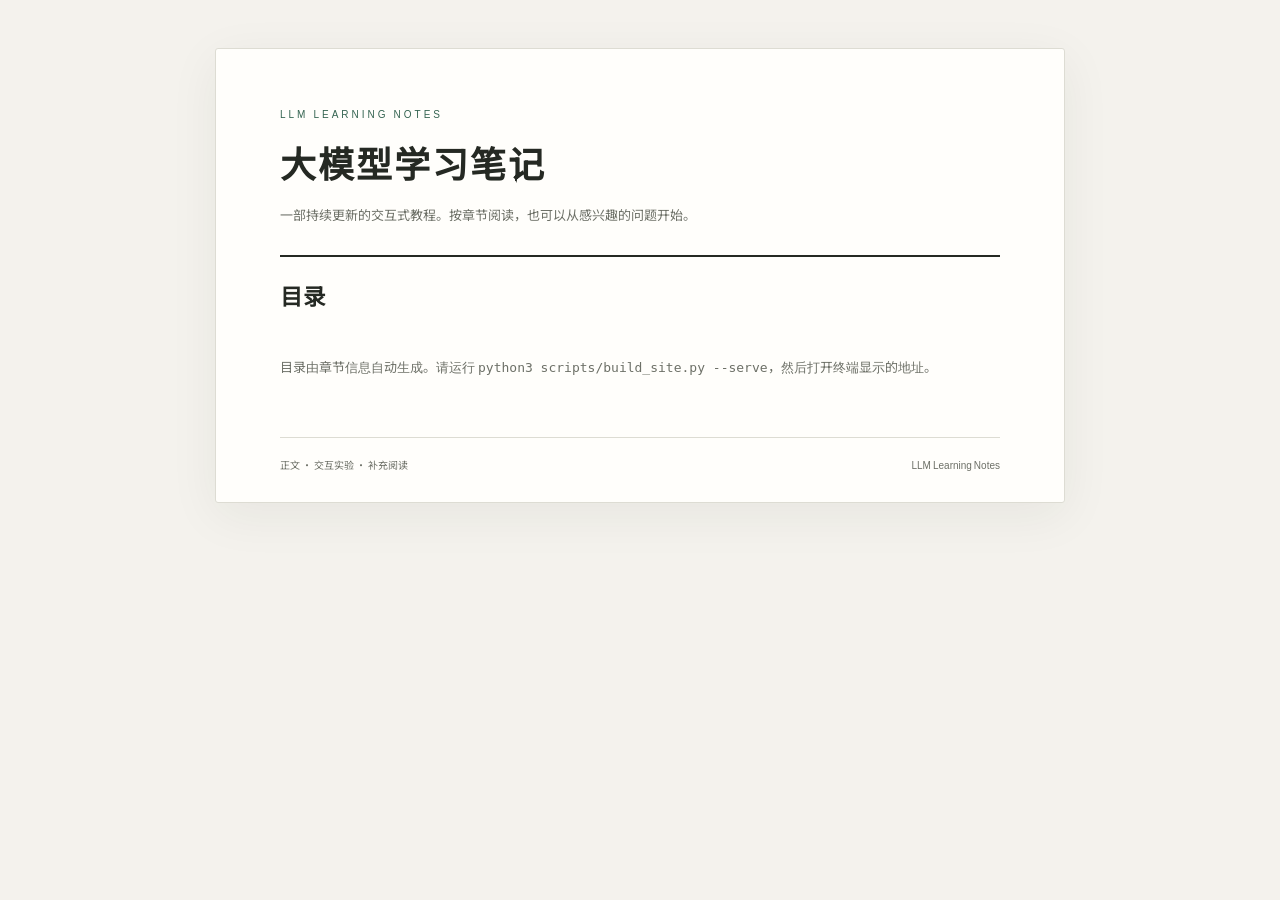
<file: index.html>
<!DOCTYPE html>
<html lang="zh-CN">
<head>
  <meta charset="UTF-8">
  <meta name="viewport" content="width=device-width, initial-scale=1">
  <meta name="description" content="大模型交互式教程目录：核心章节、架构专题与补充阅读。">
  <meta name="color-scheme" content="light dark">
  <title>大模型学习笔记 · 目录</title>
  <link rel="icon" type="image/svg+xml" href="assets/favicon.svg">
  <link rel="stylesheet" href="assets/home.css">
</head>
<body>
  <a class="skip-link" href="#catalog">跳至目录</a>
  <main class="book">
    <header class="book-header">
      <p class="eyebrow">LLM LEARNING NOTES</p>
      <h1>大模型学习笔记</h1>
      <p class="intro">一部持续更新的交互式教程。按章节阅读，也可以从感兴趣的问题开始。</p>
    </header>
    <nav id="catalog" aria-label="教程总目录">
      <!-- CATALOG:START -->
      <h2>目录</h2>
      <p class="build-hint">目录由章节信息自动生成。请运行 <code>python3 scripts/build_site.py --serve</code>，然后打开终端显示的地址。</p>
      <!-- CATALOG:END -->
    </nav>
    <footer class="book-footer"><span>正文 · 交互实验 · 补充阅读</span><span>LLM Learning Notes</span></footer>
  </main>
</body>
</html>
</file>
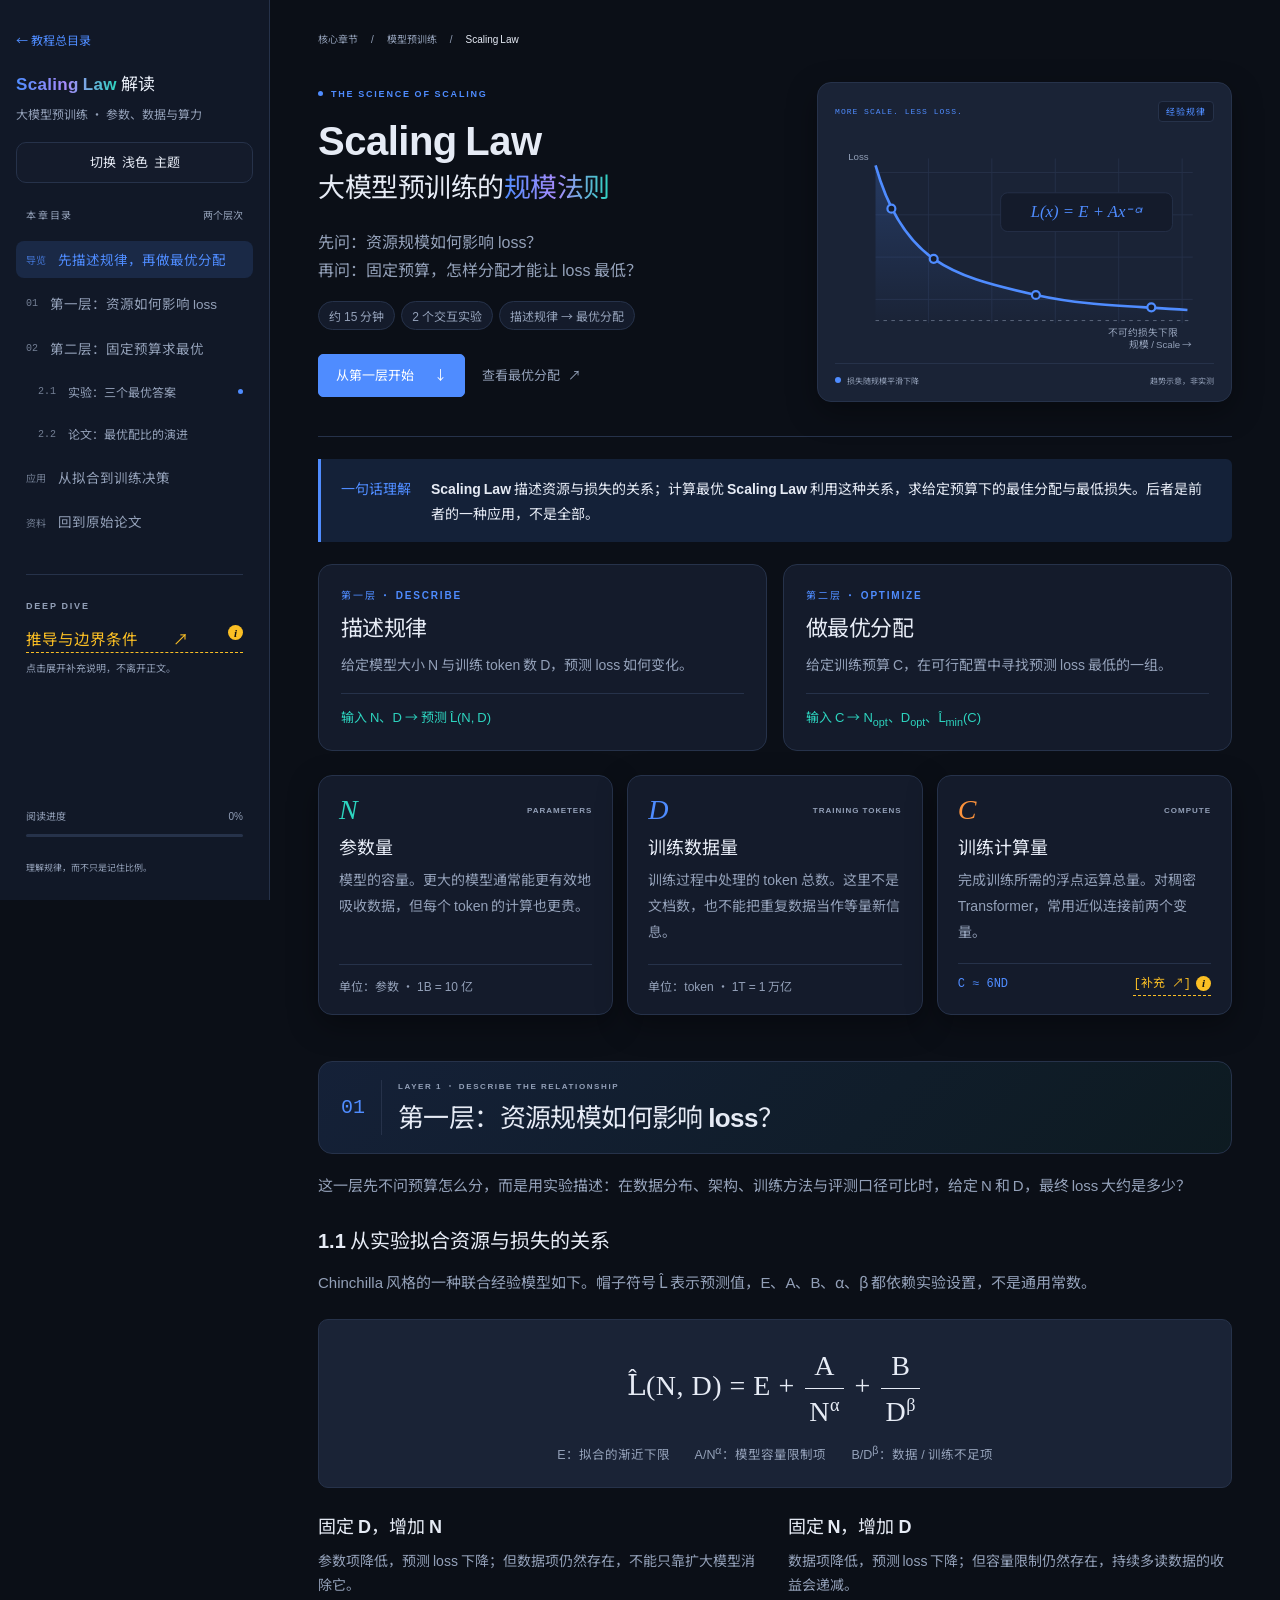
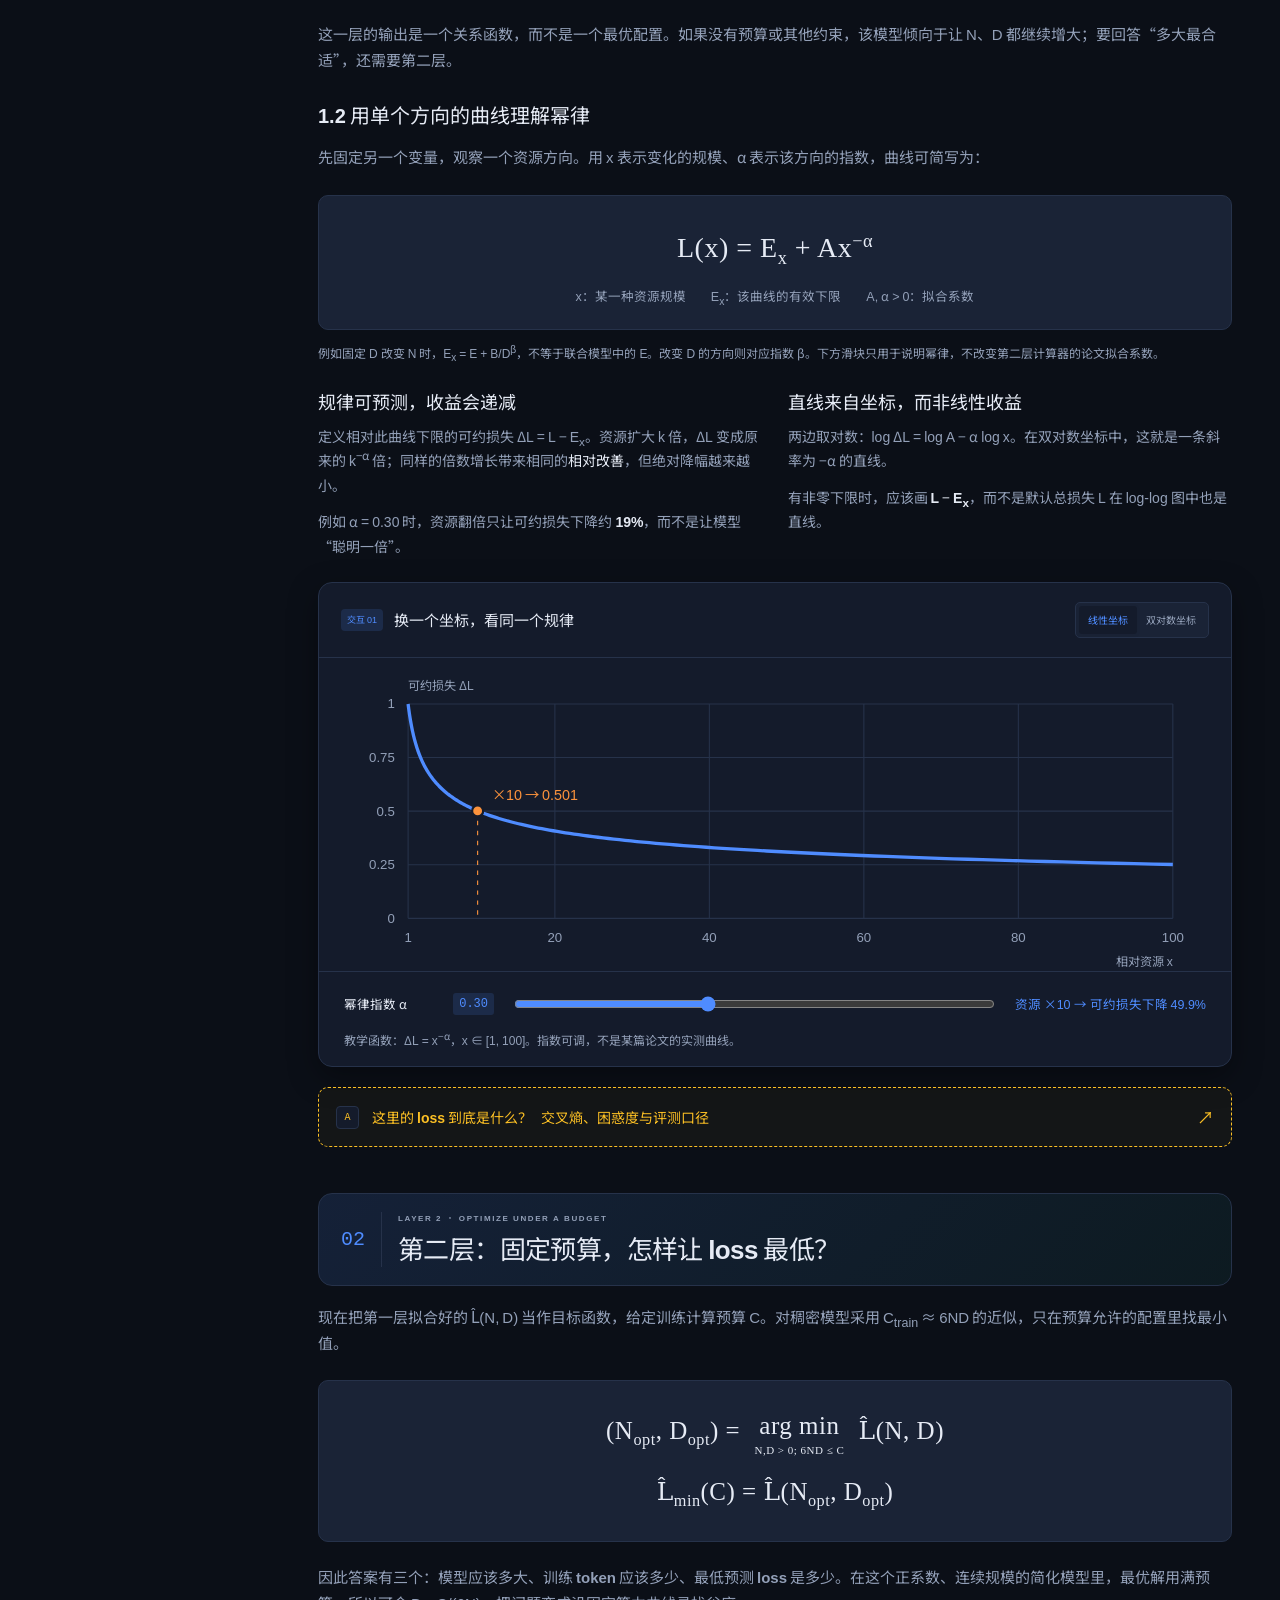
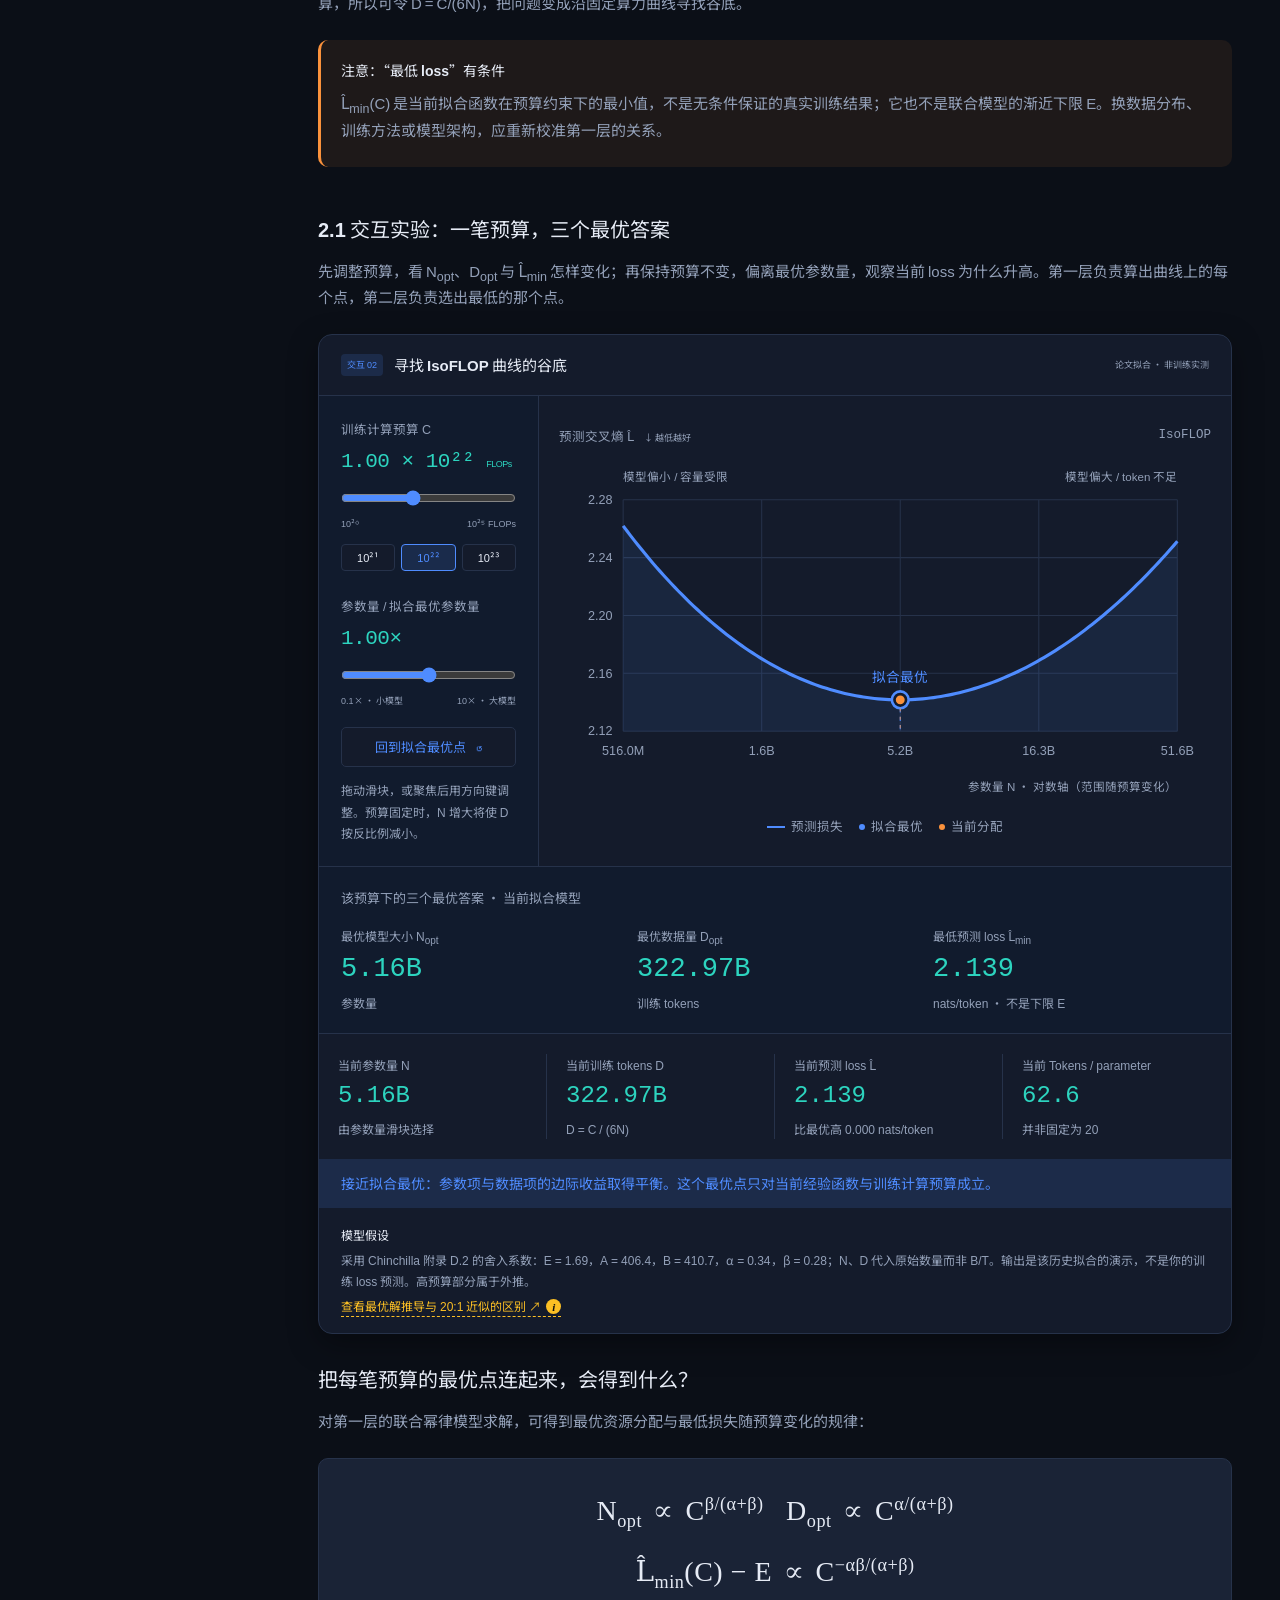
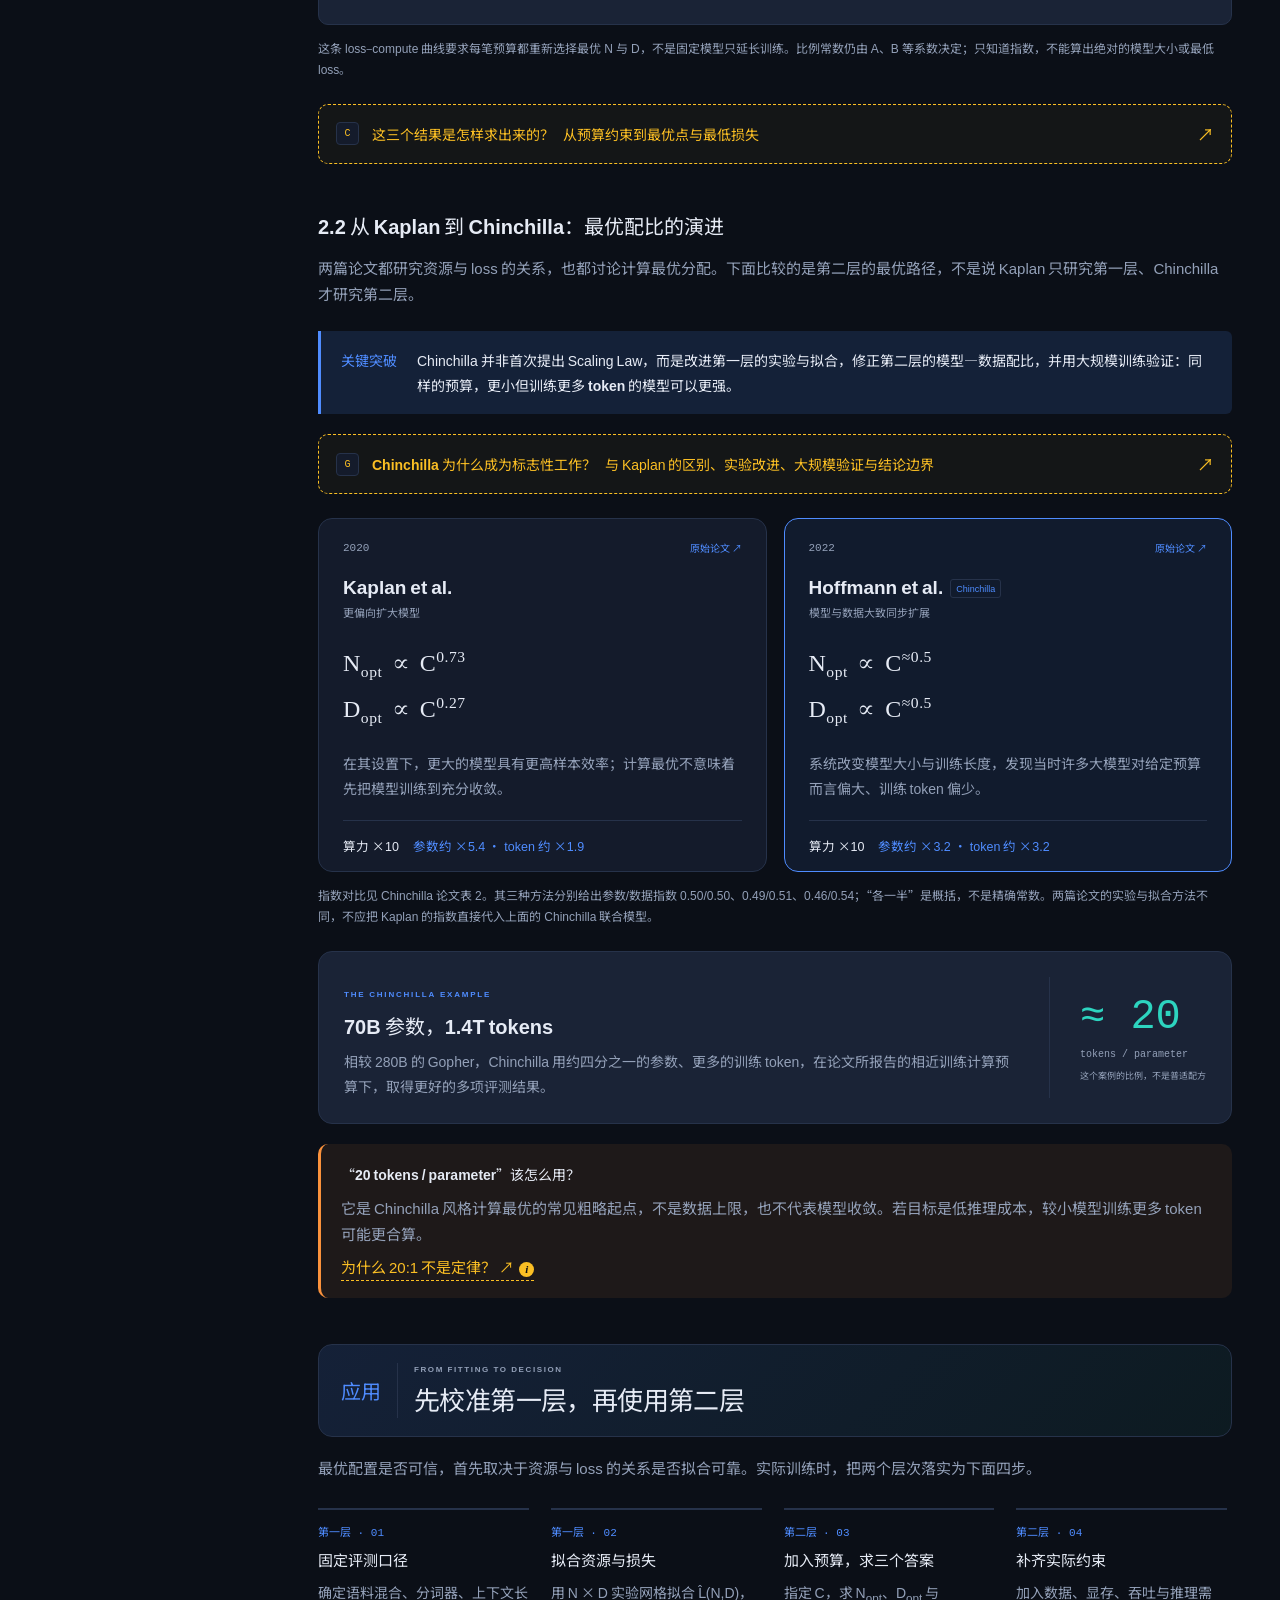
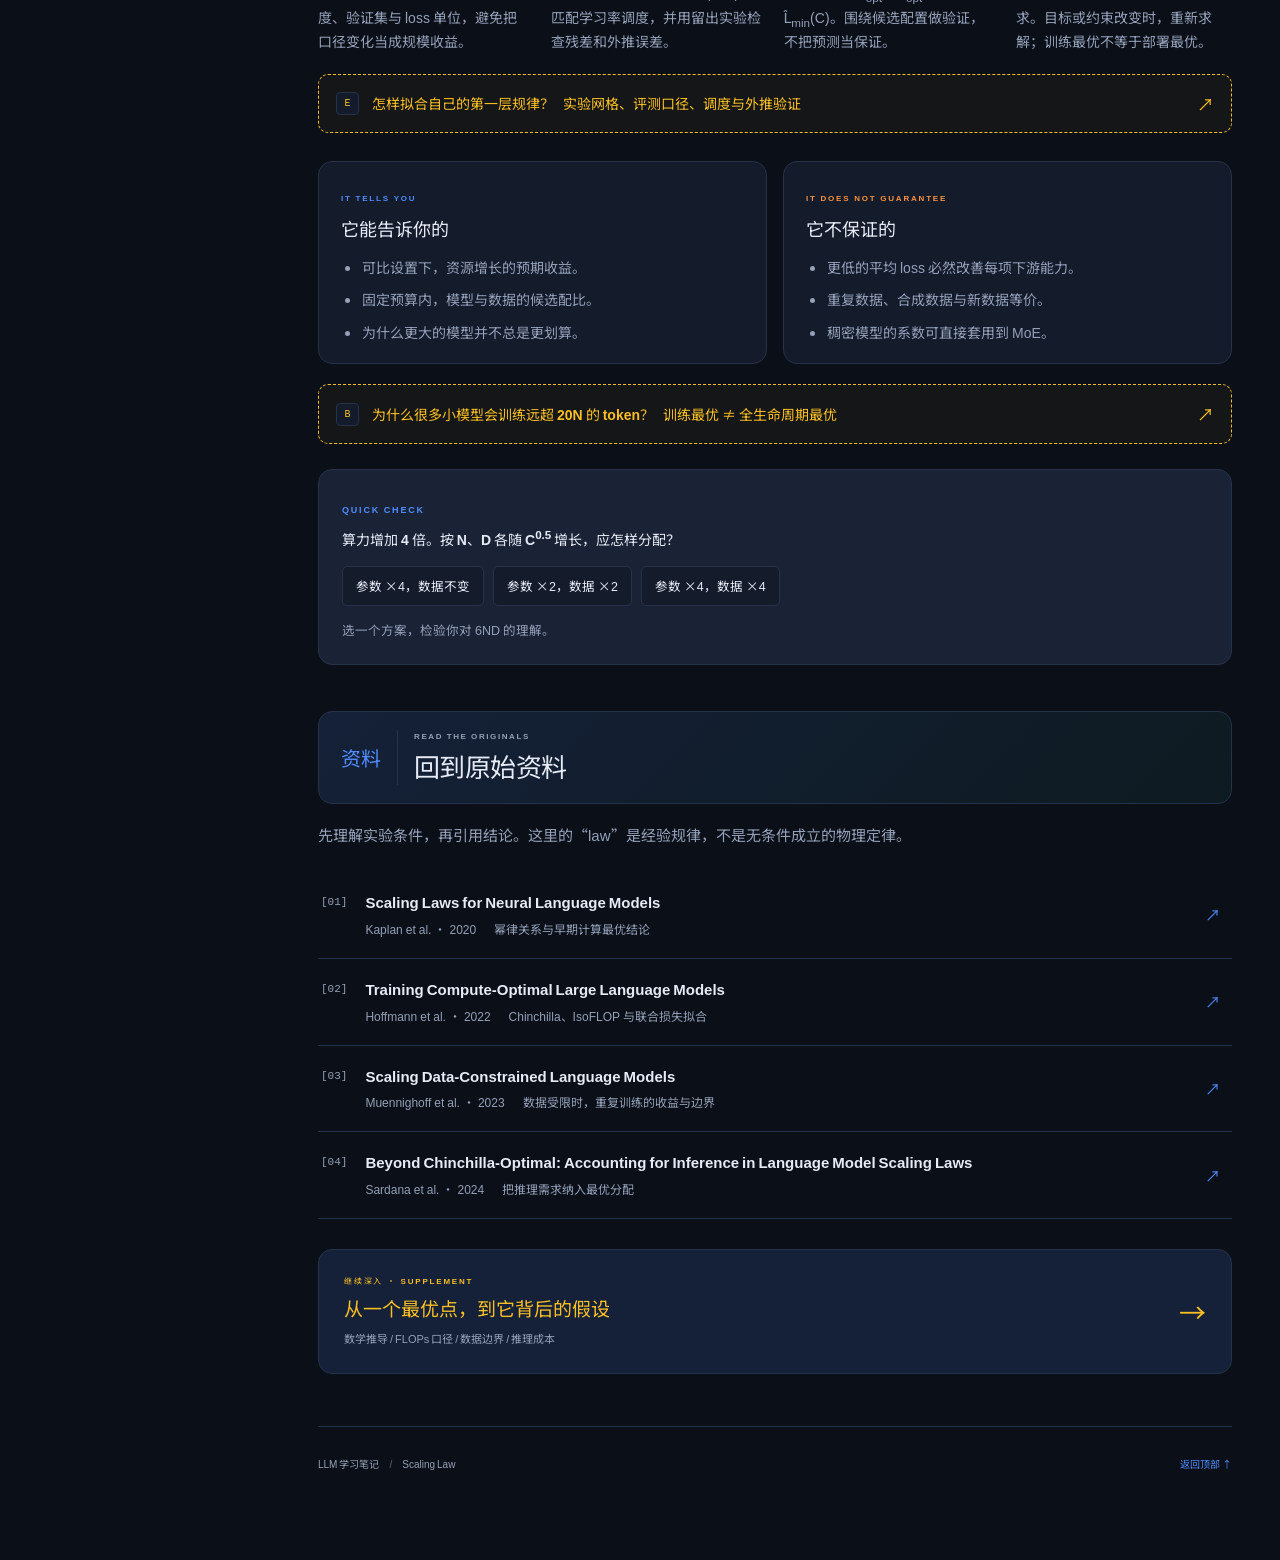
<file: core_chapters/scaling_law/index.html>
<!DOCTYPE html>
<html lang="zh-CN">
<head>
  <meta charset="UTF-8">
  <meta name="viewport" content="width=device-width, initial-scale=1.0">
  <meta name="description" content="从两个层次理解大模型预训练 Scaling Law：先拟合资源与 loss 的关系，再求给定预算下的最优模型大小、训练 token 数与最低预测 loss。">
  <meta name="color-scheme" content="light dark">
  <title>Scaling Law · 大模型预训练的规模法则</title>
  <link rel="icon" href="data:image/svg+xml,%3Csvg xmlns='http://www.w3.org/2000/svg' viewBox='0 0 40 40'%3E%3Crect width='40' height='40' rx='10' fill='%234f8cff'/%3E%3Cpath d='M9 11v20h23M13 15l6 8 6 3 6 1' fill='none' stroke='%23fff' stroke-width='2.5'/%3E%3C/svg%3E">
  <link rel="stylesheet" href="styles.css">
  <script defer src="app.js"></script>
</head>
<body>
  <a class="skip-link" href="#main">跳至正文</a>
  <div class="page-layout">
    <aside class="sidebar" aria-label="章节导航">
      <p class="sidebar-subtitle"><a href="../../index.html">← 教程总目录</a></p>
      <a class="brand" href="#overview"><span>Scaling Law</span> 解读</a>
      <p class="sidebar-subtitle">大模型预训练 · 参数、数据与算力</p>
      <button class="theme-toggle" type="button" aria-label="切换到浅色模式" aria-pressed="true">切换 <span>浅色</span> 主题</button>
      <div class="sidebar-heading"><span class="eyebrow">本章目录</span><span class="chapter-mark">两个层次</span></div>
      <nav class="toc">
        <a href="#overview" class="active" aria-current="location"><span>导览</span>先描述规律，再做最优分配</a>
        <a href="#power-law"><span>01</span>第一层：资源如何影响 loss</a>
        <a href="#compute-optimal"><span>02</span>第二层：固定预算求最优</a>
        <a href="#lab" class="toc-child"><span>2.1</span>实验：三个最优答案<i class="nav-dot" aria-hidden="true"></i></a>
        <a href="#chinchilla" class="toc-child"><span>2.2</span>论文：最优配比的演进</a>
        <a href="#practice"><span>应用</span>从拟合到训练决策</a>
        <a href="#references"><span>资料</span>回到原始论文</a>
      </nav>
      <div class="sidebar-note"><span class="eyebrow">DEEP DIVE</span><button class="note-trigger" type="button" data-note="measurement">推导与边界条件 <span aria-hidden="true">↗</span></button><p>点击展开补充说明，不离开正文。</p></div>
      <div class="reading-progress"><span>阅读进度 <output id="reading-percent">0%</output></span><div class="progress-track"><div id="reading-bar"></div></div></div>
      <p class="sidebar-bottom">理解规律，而不只是记住比例。</p>
    </aside>
    <main id="main">
      <div class="breadcrumb"><span>核心章节</span><span aria-hidden="true">/</span><span>模型预训练</span><span aria-hidden="true">/</span><strong>Scaling Law</strong></div>
      <section id="overview" class="hero">
        <div class="hero-copy">
          <div class="eyebrow accent"><span class="status-dot" aria-hidden="true"></span> THE SCIENCE OF SCALING</div>
          <h1>Scaling Law<span>大模型预训练的<span class="title-accent">规模法则</span></span></h1>
          <p class="hero-lead">先问：资源规模如何影响 loss？<br>再问：固定预算，怎样分配才能让 loss 最低？</p>
          <div class="hero-meta"><span>约 15 分钟</span><span>2 个交互实验</span><span>描述规律 → 最优分配</span></div>
          <a class="button primary" href="#power-law">从第一层开始 <span aria-hidden="true">↓</span></a><a class="text-button" href="#compute-optimal">查看最优分配 <span aria-hidden="true">↗</span></a>
        </div>
        <div class="hero-visual" aria-label="规模越大，损失越低，但边际收益递减的示意图">
          <div class="visual-title"><span>MORE SCALE. LESS LOSS.</span><span class="mini-pill">经验规律</span></div>
          <svg viewBox="0 0 430 255" role="img" aria-labelledby="hero-chart-title">
            <title id="hero-chart-title">幂律示意：随着资源增加，损失逐渐下降并接近一个下限。不是实测数据。</title>
            <defs><linearGradient id="hero-fill" x1="0" y1="0" x2="0" y2="1"><stop offset="0%" stop-color="#428568" stop-opacity=".22"/><stop offset="100%" stop-color="#428568" stop-opacity="0"/></linearGradient></defs>
            <g class="chart-grid"><path d="M46 46H406M46 94H406M46 142H406M46 190H406M106 30V217M178 30V217M250 30V217M322 30V217M394 30V217"/></g>
            <path d="M46 38C61 91 83 124 112 144S174 173 228 185S330 197 400 202V218H46Z" fill="url(#hero-fill)"/>
            <path d="M46 38C61 91 83 124 112 144S174 173 228 185S330 197 400 202" fill="none" stroke="var(--accent)" stroke-width="3"/>
            <path d="M46 214H406" stroke="var(--muted)" stroke-dasharray="4 5" opacity=".6"/>
            <g fill="var(--surface)" stroke="var(--accent)" stroke-width="2.5"><circle cx="64" cy="87" r="4.5"/><circle cx="112" cy="144" r="4.5"/><circle cx="228" cy="185" r="4.5"/><circle cx="359" cy="199" r="4.5"/></g>
            <g class="chart-text"><text x="15" y="32">Loss</text><text x="334" y="245">规模 / Scale →</text><text x="310" y="231">不可约损失下限</text></g>
            <rect x="188" y="69" width="195" height="44" rx="8" fill="var(--surface)" stroke="var(--line)"/><text x="285" y="97" text-anchor="middle" class="hero-equation">L(x) = E + Ax⁻ᵅ</text>
          </svg>
          <div class="visual-footer"><span><i class="legend-dot green"></i>损失随规模平滑下降</span><span>趋势示意，非实测</span></div>
        </div>
      </section>
      <div class="takeaway"><span class="takeaway-label">一句话理解</span><p><strong>Scaling Law 描述资源与损失的关系；计算最优 Scaling Law 利用这种关系，求给定预算下的最佳分配与最低损失。</strong>后者是前者的一种应用，不是全部。</p></div>
      <div class="learning-map" aria-label="本章的两个层次">
        <a class="learning-step" href="#power-law"><span class="eyebrow">第一层 · DESCRIBE</span><h2>描述规律</h2><p>给定模型大小 N 与训练 token 数 D，预测 loss 如何变化。</p><span class="learning-output">输入 N、D → 预测 L̂(N, D)</span></a>
        <a class="learning-step" href="#compute-optimal"><span class="eyebrow">第二层 · OPTIMIZE</span><h2>做最优分配</h2><p>给定训练预算 C，在可行配置中寻找预测 loss 最低的一组。</p><span class="learning-output">输入 C → N<sub>opt</sub>、D<sub>opt</sub>、L̂<sub>min</sub>(C)</span></a>
      </div>
      <div class="resource-grid">
        <article class="resource-card"><div class="resource-head"><span class="variable green-text">N</span><span class="eyebrow">PARAMETERS</span></div><h3>参数量</h3><p>模型的容量。更大的模型通常能更有效地吸收数据，但每个 token 的计算也更贵。</p><span class="resource-unit">单位：参数 · 1B = 10 亿</span></article>
        <article class="resource-card"><div class="resource-head"><span class="variable blue-text">D</span><span class="eyebrow">TRAINING TOKENS</span></div><h3>训练数据量</h3><p>训练过程中处理的 token 总数。这里不是文档数，也不能把重复数据当作等量新信息。</p><span class="resource-unit">单位：token · 1T = 1 万亿</span></article>
        <article class="resource-card"><div class="resource-head"><span class="variable orange-text">C</span><span class="eyebrow">COMPUTE</span></div><h3>训练计算量</h3><p>完成训练所需的浮点运算总量。对稠密 Transformer，常用近似连接前两个变量。</p><span class="resource-unit formula-inline">C ≈ 6ND <button class="note-trigger" type="button" data-note="compute" aria-label="补充说明：6ND 从哪里来">[补充 ↗]</button></span></article>
      </div>

      <section id="power-law" class="content-section">
        <div class="section-heading"><span class="section-number">01</span><div><span class="eyebrow">LAYER 1 · DESCRIBE THE RELATIONSHIP</span><h2>第一层：资源规模如何影响 loss？</h2></div></div>
        <p class="section-intro">这一层先不问预算怎么分，而是用实验描述：在数据分布、架构、训练方法与评测口径可比时，给定 N 和 D，最终 loss 大约是多少？</p>
        <h3 class="subsection-heading">1.1 从实验拟合资源与损失的关系</h3>
        <p class="section-intro">Chinchilla 风格的一种联合经验模型如下。帽子符号 L̂ 表示预测值，E、A、B、α、β 都依赖实验设置，不是通用常数。</p>
        <div class="formula-panel"><div class="formula" role="math" aria-label="预测损失等于 E 加 A 除以 N 的 alpha 次方，加 B 除以 D 的 beta 次方">L̂(N, D) = E + <span class="frac"><span>A</span><span>N<sup>α</sup></span></span> + <span class="frac"><span>B</span><span>D<sup>β</sup></span></span></div><div class="formula-key"><span>E：拟合的渐近下限</span><span>A/N<sup>α</sup>：模型容量限制项</span><span>B/D<sup>β</sup>：数据 / 训练不足项</span></div></div>
        <div class="two-column concept-columns"><div><h3>固定 D，增加 N</h3><p>参数项降低，预测 loss 下降；但数据项仍然存在，不能只靠扩大模型消除它。</p></div><div><h3>固定 N，增加 D</h3><p>数据项降低，预测 loss 下降；但容量限制仍然存在，持续多读数据的收益会递减。</p></div></div>
        <p class="section-intro"><strong>这一层的输出是一个关系函数，而不是一个最优配置。</strong>如果没有预算或其他约束，该模型倾向于让 N、D 都继续增大；要回答“多大最合适”，还需要第二层。</p>
        <h3 class="subsection-heading">1.2 用单个方向的曲线理解幂律</h3>
        <p class="section-intro">先固定另一个变量，观察一个资源方向。用 x 表示变化的规模、α 表示该方向的指数，曲线可简写为：</p>
        <div class="formula-panel"><div class="formula" role="math" aria-label="L of x 等于该切片的下限 E x 加 A 乘 x 的负 alpha 次方">L(x) = E<sub>x</sub> + Ax<sup>−α</sup></div><div class="formula-key"><span>x：某一种资源规模</span><span>E<sub>x</sub>：该曲线的有效下限</span><span>A, α &gt; 0：拟合系数</span></div></div>
        <p class="fine-print">例如固定 D 改变 N 时，E<sub>x</sub> = E + B/D<sup>β</sup>，不等于联合模型中的 E。改变 D 的方向则对应指数 β。下方滑块只用于说明幂律，不改变第二层计算器的论文拟合系数。</p>
        <div class="two-column concept-columns"><div><h3>规律可预测，收益会递减</h3><p>定义相对此曲线下限的可约损失 ΔL = L − E<sub>x</sub>。资源扩大 k 倍，ΔL 变成原来的 k<sup>−α</sup> 倍；同样的倍数增长带来相同的<strong>相对改善</strong>，但绝对降幅越来越小。</p><p>例如 α = 0.30 时，资源翻倍只让可约损失下降约 <strong>19%</strong>，而不是让模型“聪明一倍”。</p></div><div><h3>直线来自坐标，而非线性收益</h3><p>两边取对数：log ΔL = log A − α log x。在双对数坐标中，这就是一条斜率为 −α 的直线。</p><p>有非零下限时，应该画 <strong>L − E<sub>x</sub></strong>，而不是默认总损失 L 在 log-log 图中也是直线。</p></div></div>
        <div class="interactive-card power-card">
          <div class="card-heading"><div><span class="lab-badge">交互 01</span><h3>换一个坐标，看同一个规律</h3></div><div class="segmented" role="group" aria-label="图表坐标系"><button type="button" data-scale="linear" aria-pressed="true">线性坐标</button><button type="button" data-scale="log" aria-pressed="false">双对数坐标</button></div></div>
          <div class="power-chart-wrap"><svg id="power-chart" class="interactive-chart" viewBox="0 0 780 270" role="img" aria-labelledby="power-title power-desc"><title id="power-title">可约损失的幂律曲线</title><desc id="power-desc">教学函数 ΔL = x 的负 0.30 次方，横轴为相对资源，纵轴为可约损失。</desc></svg></div>
          <div class="power-controls"><label for="alpha">幂律指数 α <output id="alpha-value" for="alpha">0.30</output></label><input type="range" id="alpha" min="0.10" max="0.60" step="0.01" value="0.30"><p id="power-result" aria-live="polite">资源 ×10 → 可约损失下降 49.9%</p></div>
          <p class="chart-caption">教学函数：ΔL = x<sup>−α</sup>，x ∈ [1, 100]。指数可调，不是某篇论文的实测曲线。</p>
        </div>
        <button class="detail-link note-trigger" type="button" data-note="measurement"><span class="note-index">A</span><span><strong>这里的 loss 到底是什么？</strong> 交叉熵、困惑度与评测口径</span><span aria-hidden="true">↗</span></button>
      </section>

      <section id="compute-optimal" class="content-section">
        <div class="section-heading"><span class="section-number">02</span><div><span class="eyebrow">LAYER 2 · OPTIMIZE UNDER A BUDGET</span><h2>第二层：固定预算，怎样让 loss 最低？</h2></div></div>
        <p class="section-intro">现在把第一层拟合好的 L̂(N, D) 当作目标函数，给定训练计算预算 C。对稠密模型采用 C<sub>train</sub> ≈ 6ND 的近似，只在预算允许的配置里找最小值。</p>
        <div class="formula-panel optimization-problem"><div class="formula" role="math" aria-label="最优参数量与数据量是在 N D 大于零且 6ND 不超过预算 C 的条件下，使预测损失最小的一组">(N<sub>opt</sub>, D<sub>opt</sub>) = <span class="operator-stack"><span>arg min</span><small>N,D &gt; 0; 6ND ≤ C</small></span> L̂(N, D)</div><div class="formula" role="math" aria-label="预算 C 下的最低预测损失等于最优参数与数据配置处的预测损失">L̂<sub>min</sub>(C) = L̂(N<sub>opt</sub>, D<sub>opt</sub>)</div></div>
        <p class="section-intro">因此答案有三个：<strong>模型应该多大、训练 token 应该多少、最低预测 loss 是多少。</strong>在这个正系数、连续规模的简化模型里，最优解用满预算，所以可令 D = C/(6N)，把问题变成沿固定算力曲线寻找谷底。</p>
        <div class="callout"><strong>注意：“最低 loss”有条件</strong><p>L̂<sub>min</sub>(C) 是当前拟合函数在预算约束下的最小值，不是无条件保证的真实训练结果；它也不是联合模型的渐近下限 E。换数据分布、训练方法或模型架构，应重新校准第一层的关系。</p></div>
        <section id="lab" class="chapter-subsection">
        <h3 class="subsection-heading">2.1 交互实验：一笔预算，三个最优答案</h3>
        <p class="section-intro">先调整预算，看 N<sub>opt</sub>、D<sub>opt</sub> 与 L̂<sub>min</sub> 怎样变化；再保持预算不变，偏离最优参数量，观察当前 loss 为什么升高。第一层负责算出曲线上的每个点，第二层负责选出最低的那个点。</p>
        <div class="interactive-card allocation-lab">
          <div class="card-heading"><div><span class="lab-badge">交互 02</span><h3>寻找 IsoFLOP 曲线的谷底</h3></div><span class="simulation-tag">论文拟合 · 非训练实测</span></div>
          <div class="lab-layout">
            <div class="lab-controls">
              <div class="control-group"><label for="compute">训练计算预算 C</label><output class="control-value" id="compute-value" for="compute">1.00 × 10²² <small>FLOPs</small></output><input type="range" id="compute" min="20" max="25" step="0.05" value="22"><div class="range-ends"><span>10²⁰</span><span>10²⁵ FLOPs</span></div><div class="preset-buttons" role="group" aria-label="计算预算预设"><button type="button" data-budget="21">10²¹</button><button type="button" data-budget="22" aria-pressed="true">10²²</button><button type="button" data-budget="23">10²³</button></div></div>
              <div class="control-group"><label for="model-ratio">参数量 / 拟合最优参数量</label><output class="control-value" id="ratio-value" for="model-ratio">1.00×</output><input type="range" id="model-ratio" min="-1" max="1" step="0.02" value="0"><div class="range-ends"><span>0.1× · 小模型</span><span>10× · 大模型</span></div></div>
              <button class="button reset-button" id="reset-optimal" type="button">回到拟合最优点 <span aria-hidden="true">↺</span></button>
              <p class="control-hint">拖动滑块，或聚焦后用方向键调整。预算固定时，N 增大将使 D 按反比例减小。</p>
            </div>
            <div class="lab-chart-panel"><div class="chart-topline"><span>预测交叉熵 L̂ <small>↓ 越低越好</small></span><span class="mono">IsoFLOP</span></div><svg id="allocation-chart" class="interactive-chart" viewBox="0 0 620 320" role="img" aria-labelledby="allocation-title allocation-desc"><title id="allocation-title">固定算力下的参数量与预测损失</title><desc id="allocation-desc">U 形曲线的谷底是拟合最优点，橙色圆点表示当前分配。</desc></svg><div class="chart-legend"><span><i class="legend-line"></i>预测损失</span><span><i class="legend-dot green"></i>拟合最优</span><span><i class="legend-dot orange"></i>当前分配</span></div></div>
          </div>
          <div class="optimal-summary" aria-live="polite" aria-atomic="true">
            <h4>该预算下的三个最优答案 · 当前拟合模型</h4>
            <div class="optimal-answers">
              <div><span>最优模型大小 N<sub>opt</sub></span><output id="optimal-n" for="compute">—</output><small>参数量</small></div>
              <div><span>最优数据量 D<sub>opt</sub></span><output id="optimal-d" for="compute">—</output><small>训练 tokens</small></div>
              <div><span>最低预测 loss L̂<sub>min</sub></span><output id="optimal-loss" for="compute">—</output><small>nats/token · 不是下限 E</small></div>
            </div>
          </div>
          <div class="lab-results" aria-live="polite" aria-atomic="true"><div><span>当前参数量 N</span><strong id="result-n">—</strong><small>由参数量滑块选择</small></div><div><span>当前训练 tokens D</span><strong id="result-d">—</strong><small>D = C / (6N)</small></div><div><span>当前预测 loss L̂</span><strong id="result-loss">—</strong><small id="loss-gap">相对最优 —</small></div><div><span>当前 Tokens / parameter</span><strong id="result-ratio">—</strong><small>并非固定为 20</small></div></div>
          <p class="lab-verdict" id="lab-verdict" role="status">正在计算拟合结果…</p>
          <div class="lab-footnote"><strong>模型假设</strong><p>采用 Chinchilla 附录 D.2 的舍入系数：E = 1.69，A = 406.4，B = 410.7，α = 0.34，β = 0.28；N、D 代入原始数量而非 B/T。输出是该历史拟合的演示，不是你的训练 loss 预测。高预算部分属于外推。</p><button class="note-trigger" type="button" data-note="derivation">查看最优解推导与 20:1 近似的区别 ↗</button></div>
        </div>
        <noscript><p class="callout">交互实验与补充说明弹窗需要启用 JavaScript。核心结论：固定 C 时，D = C/(6N)；模型与数据项之间的权衡形成损失谷底。正文仍可正常阅读。</p></noscript>
        </section>
        <div class="optimal-scaling">
          <h3 class="subsection-heading">把每笔预算的最优点连起来，会得到什么？</h3>
          <p class="section-intro">对第一层的联合幂律模型求解，可得到最优资源分配与最低损失随预算变化的规律：</p>
          <div class="formula-panel"><div class="formula" role="math" aria-label="最优参数量正比于 C 的 beta 除以 alpha 加 beta 次方，最优数据量正比于 C 的 alpha 除以 alpha 加 beta 次方">N<sub>opt</sub> ∝ C<sup>β/(α+β)</sup> &nbsp; D<sub>opt</sub> ∝ C<sup>α/(α+β)</sup></div><div class="formula" role="math" aria-label="最低预测损失减去 E 正比于 C 的负 alpha beta 除以 alpha 加 beta 次方">L̂<sub>min</sub>(C) − E ∝ C<sup>−αβ/(α+β)</sup></div></div>
          <p class="fine-print">这条 loss–compute 曲线要求每笔预算都重新选择最优 N 与 D，不是固定模型只延长训练。比例常数仍由 A、B 等系数决定；只知道指数，不能算出绝对的模型大小或最低 loss。</p>
          <button class="detail-link note-trigger" type="button" data-note="derivation"><span class="note-index">C</span><span><strong>这三个结果是怎样求出来的？</strong> 从预算约束到最优点与最低损失</span><span aria-hidden="true">↗</span></button>
        </div>
        <section id="chinchilla" class="chapter-subsection">
          <h3 class="subsection-heading">2.2 从 Kaplan 到 Chinchilla：最优配比的演进</h3>
          <p class="section-intro">两篇论文都研究资源与 loss 的关系，也都讨论计算最优分配。下面比较的是<strong>第二层的最优路径</strong>，不是说 Kaplan 只研究第一层、Chinchilla 才研究第二层。</p>
          <div class="takeaway"><span class="takeaway-label">关键突破</span><p>Chinchilla 并非首次提出 Scaling Law，而是<strong>改进第一层的实验与拟合，修正第二层的模型—数据配比，并用大规模训练验证：同样的预算，更小但训练更多 token 的模型可以更强。</strong></p></div>
          <button class="detail-link note-trigger" type="button" data-note="chinchilla-breakthrough"><span class="note-index">G</span><span><strong>Chinchilla 为什么成为标志性工作？</strong> 与 Kaplan 的区别、实验改进、大规模验证与结论边界</span><span aria-hidden="true">↗</span></button>
          <div class="comparison-grid">
            <article class="comparison-card"><div class="comparison-top"><span class="year">2020</span><a href="https://arxiv.org/abs/2001.08361" target="_blank" rel="noopener noreferrer">原始论文 ↗</a></div><h3>Kaplan et al.</h3><p class="comparison-subtitle">更偏向扩大模型</p><div class="formula compact">N<sub>opt</sub> ∝ C<sup>0.73</sup><br>D<sub>opt</sub> ∝ C<sup>0.27</sup></div><p>在其设置下，更大的模型具有更高样本效率；计算最优不意味着先把模型训练到充分收敛。</p><div class="comparison-bottom">算力 ×10 <span>参数约 ×5.4 · token 约 ×1.9</span></div></article>
            <article class="comparison-card highlighted"><div class="comparison-top"><span class="year">2022</span><a href="https://arxiv.org/abs/2203.15556" target="_blank" rel="noopener noreferrer">原始论文 ↗</a></div><h3>Hoffmann et al. <span class="small-tag">Chinchilla</span></h3><p class="comparison-subtitle">模型与数据大致同步扩展</p><div class="formula compact">N<sub>opt</sub> ∝ C<sup>≈0.5</sup><br>D<sub>opt</sub> ∝ C<sup>≈0.5</sup></div><p>系统改变模型大小与训练长度，发现当时许多大模型对给定预算而言偏大、训练 token 偏少。</p><div class="comparison-bottom">算力 ×10 <span>参数约 ×3.2 · token 约 ×3.2</span></div></article>
          </div>
          <p class="fine-print">指数对比见 Chinchilla 论文表 2。其三种方法分别给出参数/数据指数 0.50/0.50、0.49/0.51、0.46/0.54；“各一半”是概括，不是精确常数。两篇论文的实验与拟合方法不同，不应把 Kaplan 的指数直接代入上面的 Chinchilla 联合模型。</p>
          <div class="case-study"><div><span class="eyebrow accent">THE CHINCHILLA EXAMPLE</span><h3>70B 参数，1.4T tokens</h3><p>相较 280B 的 Gopher，Chinchilla 用约四分之一的参数、更多的训练 token，在论文所报告的相近训练计算预算下，取得更好的多项评测结果。</p></div><div class="case-ratio"><strong>≈ 20</strong><span>tokens / parameter</span><small>这个案例的比例，不是普适配方</small></div></div>
          <div class="callout"><strong>“20 tokens / parameter”该怎么用？</strong><p>它是 Chinchilla 风格计算最优的常见粗略起点，不是数据上限，也不代表模型收敛。若目标是低推理成本，较小模型训练更多 token 可能更合算。</p><button class="note-trigger" type="button" data-note="ratio">为什么 20:1 不是定律？ ↗</button></div>
        </section>
      </section>

      <section id="practice" class="content-section">
        <div class="section-heading"><span class="section-number">应用</span><div><span class="eyebrow">FROM FITTING TO DECISION</span><h2>先校准第一层，再使用第二层</h2></div></div>
        <p class="section-intro">最优配置是否可信，首先取决于资源与 loss 的关系是否拟合可靠。实际训练时，把两个层次落实为下面四步。</p>
        <div class="workflow"><article><span>第一层 · 01</span><h3>固定评测口径</h3><p>确定语料混合、分词器、上下文长度、验证集与 loss 单位，避免把口径变化当成规模收益。</p></article><article><span>第一层 · 02</span><h3>拟合资源与损失</h3><p>用 N × D 实验网格拟合 L̂(N,D)，匹配学习率调度，并用留出实验检查残差和外推误差。</p></article><article><span>第二层 · 03</span><h3>加入预算，求三个答案</h3><p>指定 C，求 N<sub>opt</sub>、D<sub>opt</sub> 与 L̂<sub>min</sub>(C)。围绕候选配置做验证，不把预测当保证。</p></article><article><span>第二层 · 04</span><h3>补齐实际约束</h3><p>加入数据、显存、吞吐与推理需求。目标或约束改变时，重新求解；训练最优不等于部署最优。</p></article></div>
        <button class="detail-link note-trigger" type="button" data-note="experiments"><span class="note-index">E</span><span><strong>怎样拟合自己的第一层规律？</strong> 实验网格、评测口径、调度与外推验证</span><span aria-hidden="true">↗</span></button>
        <div class="two-column boundaries"><article class="boundary-card"><span class="eyebrow accent">IT TELLS YOU</span><h3>它能告诉你的</h3><ul><li>可比设置下，资源增长的预期收益。</li><li>固定预算内，模型与数据的候选配比。</li><li>为什么更大的模型并不总是更划算。</li></ul></article><article class="boundary-card"><span class="eyebrow orange-text">IT DOES NOT GUARANTEE</span><h3>它不保证的</h3><ul><li>更低的平均 loss 必然改善每项下游能力。</li><li>重复数据、合成数据与新数据等价。</li><li>稠密模型的系数可直接套用到 MoE。</li></ul></article></div>
        <button class="detail-link note-trigger" type="button" data-note="deployment"><span class="note-index">B</span><span><strong>为什么很多小模型会训练远超 20N 的 token？</strong> 训练最优 ≠ 全生命周期最优</span><span aria-hidden="true">↗</span></button>
        <div class="knowledge-check"><span class="eyebrow">QUICK CHECK</span><h3>算力增加 4 倍。按 N、D 各随 C<sup>0.5</sup> 增长，应怎样分配？</h3><div class="quiz-options" role="group" aria-label="选择算力分配方案"><button type="button" data-answer="model">参数 ×4，数据不变</button><button type="button" data-answer="balanced">参数 ×2，数据 ×2</button><button type="button" data-answer="both">参数 ×4，数据 ×4</button></div><p id="quiz-feedback" role="status">选一个方案，检验你对 6ND 的理解。</p></div>
      </section>

      <section id="references" class="content-section references-section">
        <div class="section-heading"><span class="section-number">资料</span><div><span class="eyebrow">READ THE ORIGINALS</span><h2>回到原始资料</h2></div></div>
        <p class="section-intro">先理解实验条件，再引用结论。这里的“law”是经验规律，不是无条件成立的物理定律。</p>
        <a class="reference-item" href="https://arxiv.org/abs/2001.08361" target="_blank" rel="noopener noreferrer"><span class="reference-number">[01]</span><div><h3>Scaling Laws for Neural Language Models</h3><p>Kaplan et al. · 2020 <span>幂律关系与早期计算最优结论</span></p></div><span aria-hidden="true">↗</span></a>
        <a class="reference-item" href="https://arxiv.org/abs/2203.15556" target="_blank" rel="noopener noreferrer"><span class="reference-number">[02]</span><div><h3>Training Compute-Optimal Large Language Models</h3><p>Hoffmann et al. · 2022 <span>Chinchilla、IsoFLOP 与联合损失拟合</span></p></div><span aria-hidden="true">↗</span></a>
        <a class="reference-item" href="https://arxiv.org/abs/2305.16264" target="_blank" rel="noopener noreferrer"><span class="reference-number">[03]</span><div><h3>Scaling Data-Constrained Language Models</h3><p>Muennighoff et al. · 2023 <span>数据受限时，重复训练的收益与边界</span></p></div><span aria-hidden="true">↗</span></a>
        <a class="reference-item" href="https://arxiv.org/abs/2401.00448" target="_blank" rel="noopener noreferrer"><span class="reference-number">[04]</span><div><h3>Beyond Chinchilla-Optimal: Accounting for Inference in Language Model Scaling Laws</h3><p>Sardana et al. · 2024 <span>把推理需求纳入最优分配</span></p></div><span aria-hidden="true">↗</span></a>
        <button class="next-page note-trigger" type="button" data-note="measurement"><span class="next-page-copy"><span class="eyebrow">继续深入 · SUPPLEMENT</span><span class="next-page-title">从一个最优点，到它背后的假设</span><span class="next-page-description">数学推导 / FLOPs 口径 / 数据边界 / 推理成本</span></span><span aria-hidden="true">→</span></button>
      </section>
      <footer class="page-footer"><span>LLM 学习笔记 <span class="footer-divider">/</span> Scaling Law</span><a href="#overview">返回顶部 ↑</a></footer>
    </main>
  </div>
  <dialog class="notes-dialog" id="notes-dialog" aria-labelledby="notes-title">
    <header class="notes-header">
      <div><span class="eyebrow">SUPPLEMENT</span><h2 id="notes-title">补充说明</h2></div>
      <button type="button" class="notes-close" aria-label="关闭补充说明" autofocus>×</button>
    </header>
    <div class="notes-toolbar">
      <label for="notes-topic">阅读主题</label>
      <select id="notes-topic">
        <option value="measurement">A · 损失与评测口径</option>
        <option value="compute">B · 6ND 从哪里来</option>
        <option value="derivation">C · 计算最优解推导</option>
        <option value="ratio">D · 20:1 的适用边界</option>
        <option value="experiments">E · 如何拟合自己的规律</option>
        <option value="deployment">F · 把推理成本算进去</option>
        <option value="chinchilla-breakthrough">G · Chinchilla 的关键突破</option>
      </select>
    </div>
    <div id="notes-content" class="notes-content supplement" tabindex="0" aria-label="补充说明正文">
      <section id="note-measurement" class="content-section" data-note-panel="measurement" hidden>
        <div class="section-heading"><span class="section-number">A</span><div><span class="eyebrow">WHAT ARE WE MEASURING?</span><h2>Loss 是预测误差，不是能力总分</h2></div></div>
        <p>自回归语言模型在给定前缀时，为下一个 token 分配概率。常用的交叉熵损失，是正确 token 的负对数概率的平均值。</p>
        <div class="formula-panel"><div class="formula" role="math" aria-label="L 等于负的 log p theta of x t given x less than t 的期望">L = −𝔼[log p<sub>θ</sub>(x<sub>t</sub> | x<sub>&lt;t</sub>)]</div><div class="formula-key"><span>自然对数：单位为 nats/token</span><span>以 2 为底：单位为 bits/token</span></div></div>
        <p>使用自然对数时，困惑度 PPL = exp(L)。如果 loss 降低 Δ，困惑度乘以 exp(−Δ)，而不是简单减去 Δ。比如 L 从 3.0 降到 2.9，PPL 大约从 20.1 降到 18.2。</p>
        <h3>比较之前，先确认四个条件</h3>
        <ul><li><strong>相同分词口径：</strong>不同 tokenizer 的 token 粒度不同，nats/token 不宜直接横比；跨分词器比较可考虑统一字节口径，并说明数据预处理。</li><li><strong>相同评测分布：</strong>验证集、语料混合与上下文长度变化，都可能改变 loss 的基线。</li><li><strong>相同训练条件：</strong>学习率调度、优化器与数据质量影响拟合系数，不应被误归因于参数量。</li><li><strong>训练/验证分离：</strong>训练集上的低 loss 可能来自记忆或重复；必须检查验证 loss、去重与评测泄漏。</li></ul>
        <div class="callout"><strong>关于 Chinchilla 的原始测量</strong><p>其规模实验使用平滑训练损失；论文在近似单遍、数据充足的实验设定下，将其视作测试损失的无偏估计。这不意味着在多轮重复训练中，训练损失总能替代验证损失。</p>
          <p><strong>具体怎么平滑？</strong>附录 D.1 明确写道：<q lang="en">We use Gaussian smoothing with a window length of 10 steps to smooth the training curve.</q> 即<strong>高斯平滑，窗口长度为 10 个训练 step</strong>。</p>
          <p>这是对记录下来的训练 loss 曲线做后处理，可理解为用邻近 step 的 loss 做高斯加权平均，以减小随机波动。方法 1 随后对曲线插值，提取各计算预算下的最低损失包络。它不是 label smoothing，也不修改反向传播使用的 loss。</p>
          <p><strong>实现细节与适用范围：</strong>10 steps 是原文的窗口长度，不能直接当作标准差 σ = 10；该处未给出标准差、窗口是否居中或端点处理方式。这个具体设置写在方法 1 的附录 D.1；方法 2 也使用平滑后的最终 loss，但对应段落没有单独说明平滑参数，不宜断言所有分析都采用完全相同的实现。</p>
          <a href="https://ar5iv.labs.arxiv.org/html/2203.15556#A4.SS1" target="_blank" rel="noopener noreferrer">原始依据：附录 D.1；处理流程见 §3.1，方法 2 见 §3.2 ↗</a>
        </div>
        <p>联合拟合中的 E 是针对指定分布、分词与上下文设定的渐近下限参数，可作“不可约损失”的模型化解释；它不是已经精确测得的、所有自然语言共享的熵常数。</p>
      </section>
      <section id="note-compute" class="content-section" data-note-panel="compute" hidden>
        <div class="section-heading"><span class="section-number">B</span><div><span class="eyebrow">THE COMPUTE APPROXIMATION</span><h2>C ≈ 6ND 从哪里来？</h2></div></div>
        <p>对以大规模矩阵乘法为主的稠密 Transformer，一个乘加常计为两次浮点运算。按每个 token 估计：</p>
        <div class="table-wrap"><table><caption>训练主干矩阵运算的常用数量级近似</caption><thead><tr><th scope="col">阶段</th><th scope="col">每个 token 的计算量</th><th scope="col">直观解释</th></tr></thead><tbody><tr><td>前向传播</td><td>约 2N FLOPs</td><td>每个权重参与乘法与加法</td></tr><tr><td>反向传播</td><td>约 4N FLOPs</td><td>权重梯度与激活梯度，约两倍前向</td></tr><tr><td>合计 D 个 token</td><td>约 6ND FLOPs</td><td>每 token 运算量 × token 总数</td></tr></tbody></table></div>
        <p>例如 7B 参数训练 140B tokens，近似计算量为 6 × 7 × 10<sup>9</sup> × 140 × 10<sup>9</sup> = 5.88 × 10<sup>21</sup> FLOPs。这只是运算总量，不是 GPU 数量或训练天数。</p>
        <h3>FLOPs 不等于 FLOP/s，更不等于账单</h3>
        <div class="formula-panel"><div class="formula" role="math" aria-label="训练时间约等于计算量除以设备数乘以单设备峰值吞吐乘以模型算力利用率">t ≈ <span class="frac"><span>C</span><span>n<sub>GPU</sub> · F<sub>peak</sub> · MFU</span></span></div><div class="formula-key"><span>C：FLOPs</span><span>F<sub>peak</sub>：每秒 FLOPs</span><span>MFU：模型算力利用率</span></div></div>
        <p>如果 C 使用模型有用运算口径，应搭配同口径的 MFU，避免重复计算重算开销。通信、内存带宽、并行策略与故障恢复都会改变实际效率；该式只是粗估。</p>
        <div class="callout"><strong>什么时候 6ND 不够用？</strong><p>长上下文注意力的二次项、词表投影、小模型中的 embedding 占比、激活重算、稀疏路由和硬件效率都需要单独检查。MoE 的计算更接近激活参数量相关的运算，但模型容量还涉及总参数、专家数和路由；不能仅替换一个 N，就复用稠密模型的 loss 系数。</p></div>
        <p>参数口径也要一致：Kaplan 主要使用非 embedding 参数；Chinchilla 的详细 FLOPs 与参数统计包含 embedding。引用常数前应先核对论文定义。</p>
        <a class="return-link" href="https://ar5iv.labs.arxiv.org/html/2203.15556#A6" target="_blank" rel="noopener noreferrer">原始依据：Chinchilla 附录 F 的运算量统计 ↗</a>
      </section>
      <section id="note-derivation" class="content-section" data-note-panel="derivation" hidden>
        <div class="section-heading"><span class="section-number">C</span><div><span class="eyebrow">DERIVING THE OPTIMUM</span><h2>固定算力，求最优 N 与 D</h2></div></div>
        <p>假设 A、B、α、β 均为正，使用联合经验模型 L̂(N,D) = E + AN<sup>−α</sup> + BD<sup>−β</sup>，并固定 C = 6ND。以下是这个假设模型的数学结论，而非独立于实验的普遍定理。</p>
        <h3>第一步：把两个变量变成一个</h3>
        <p>由约束得到 D = C/(6N)，代入：</p>
        <div class="formula-panel"><div class="formula" role="math" aria-label="L of N 等于 E 加 A N 的负 alpha 次方，加 B 乘 6N 除以 C 的 beta 次方">L̂(N) = E + AN<sup>−α</sup> + B(6N/C)<sup>β</sup></div></div>
        <p>随 N 增大，参数限制项下降，数据/训练不足项上升。对 log N 求导并令其为零：</p>
        <div class="formula-panel"><div class="formula" role="math" aria-label="最优点满足 alpha A 除以 N 的 alpha 次方，等于 beta B 除以 D 的 beta 次方"><span class="frac"><span>αA</span><span>N<sup>α</sup></span></span> = <span class="frac"><span>βB</span><span>D<sup>β</sup></span></span></div><div class="formula-key"><span>平衡的是边际改善，而不是两项数值必须相等</span></div></div>
        <p>令 u = log N，非恒定项是两个正系数指数函数之和，二阶导数严格为正；因此在无额外约束、N,D &gt; 0 的连续空间中，这个驻点是唯一的全局最小值。实际可选模型大小是离散的，还需做邻近配置比较。</p>
        <h3>第二步：解出计算最优路径</h3>
        <div class="formula-panel"><div class="formula" role="math" aria-label="N optimal 等于 G 乘 C 除以 6 的 a 次方；D optimal 等于 G 的负一次方乘 C 除以 6 的 b 次方">N<sub>opt</sub> = G(C/6)<sup>a</sup><br>D<sub>opt</sub> = G<sup>−1</sup>(C/6)<sup>b</sup></div><div class="formula-key"><span>a = β/(α + β)</span><span>b = α/(α + β)</span><span>G = (αA/βB)<sup>1/(α+β)</sup></span></div></div>
        <p>因为 a + b = 1，所以两者的乘积与 C 成正比，符合预算约束。只有当 α ≈ β 时，才得到 N、D 大约都随 √C 增长。注意：参数规模指数取的是 β/(α+β)，并不是 α/(α+β)。</p>
        <p>把最优解代回，还得到最优路径上的可约损失：L̂<sub>opt</sub> − E ∝ C<sup>−αβ/(α+β)</sup>。这里的“计算幂律”依赖于持续调整 N 与 D，不是固定一个模型只延长训练的曲线。</p>
        <h3>主页面计算器究竟用了哪些值？</h3>
        <div class="table-wrap"><table><caption>Chinchilla 论文附录 D.2 公布的舍入拟合参数</caption><thead><tr><th scope="col">E</th><th scope="col">A</th><th scope="col">B</th><th scope="col">α</th><th scope="col">β</th></tr></thead><tbody><tr><td>1.69</td><td>406.4</td><td>410.7</td><td>0.34</td><td>0.28</td></tr></tbody></table></div>
        <p>N 与 D 必须使用原始数量：7B 应输入 7 × 10<sup>9</sup>，而不是 7。改变单位必须同时换算 A 与 B。主页面以 B/T 显示结果，但计算使用原始数量。</p>
        <div class="callout"><strong>不要把两种精度、三种方法混在一起</strong><p>用上述舍入的 α = 0.34、β = 0.28，可得 a ≈ 0.452、b ≈ 0.548；论文表 2 对方法 3 报告的是约 0.46/0.54。主页面按公开舍入系数计算，不声称精确复现原始未舍入拟合，也不强行让该最优点满足 D/N = 20。方法 1、2 与方法 3 的预测本就不完全一致。</p></div>
        <p>更大的预算常已超出用于拟合的小规模实验范围。漂亮、平滑的曲线不代表外推可靠；系数误差、曲率与数据分布变化都可能改变预测。</p>
      </section>
      <section id="note-ratio" class="content-section" data-note-panel="ratio" hidden>
        <div class="section-heading"><span class="section-number">D</span><div><span class="eyebrow">A RULE OF THUMB, NOT A CONSTANT</span><h2>为什么 20:1 不是定律？</h2></div></div>
        <p>Chinchilla 的实际配置为 70B 参数与 1.4T tokens，比例为 20。论文方法 1 的若干预测也接近这个量级，因此 D ≈ 20N 常被用作快速估算。</p>
        <p>然而，“参数与数据大致同比例扩展”约束的是指数，并不能单独确定比例为 20。即使 α = β，固定比值也仍取决于 A、B；当 α ≠ β 时，D/N 还会随计算预算变化。</p>
        <div class="formula-panel"><div class="formula" role="math" aria-label="最优数据与参数的比值正比于 C 的 alpha 减 beta 除以 alpha 加 beta 次方">D<sub>opt</sub>/N<sub>opt</sub> ∝ C<sup>(α−β)/(α+β)</sup></div></div>
        <h3>如果只是做 20:1 的纸面估算</h3>
        <p>明确假定 D = 20N，再结合 C ≈ 6ND，得到 N ≈ √(C/120)，D ≈ 20√(C/120)。它适合建立数量级直觉，不是主页面拟合函数的精确最优解。</p>
        <div class="two-column"><article class="boundary-card"><h3>数据更多，不代表过拟合</h3><p>“超过训练计算最优 token 数”只说明目标偏离了那条预算最优路径。继续训练可能仍改善验证损失，不等于已经过拟合；是否过拟合应看训练/验证差异。</p></article><article class="boundary-card"><h3>更多 token，不总是更多信息</h3><p>D 是处理量。重复采样、低质量内容与全新高质量样本的收益不同。数据受限时应区分独特 token 数和重复轮数。</p></article></div>
        <p>小规模 Chinchilla 拟合实验主要研究数据充足、近似单遍训练的区间。实际 1.4T 训练中，各语料子集的重复程度并不完全相同；不能据此认为原始联合模型已完整描述多轮重复的收益。</p>
        <p><a href="https://arxiv.org/abs/2305.16264" target="_blank" rel="noopener noreferrer">Scaling Data-Constrained Language Models</a> 进一步研究了数据受限场景：适量重复可以有效，但反复增加轮数的收益会递减；不要把其特定实验中的重复轮数也当成普适阈值。</p>
      </section>
      <section id="note-experiments" class="content-section" data-note-panel="experiments" hidden>
        <div class="section-heading"><span class="section-number">E</span><div><span class="eyebrow">BUILD YOUR OWN EVIDENCE</span><h2>如何拟合自己的 Scaling Law？</h2></div></div>
        <p>最佳用法不是复制历史常数，而是在自己的语料、架构与训练设置上，用便宜实验约束昂贵决策。</p>
        <ol class="note-steps"><li><strong>固定口径，记录所有变量</strong>锁定 tokenizer、验证集、上下文长度和数据配比。每个实验记录 N、已处理 D、实际 FLOPs、训练与验证 loss、学习率调度、随机种子和吞吐。</li><li><strong>设计 N × D 网格，而非只增大 N</strong>在多个预算上训练多种模型大小，让每条 IsoFLOP 曲线覆盖最优点两侧。只有一侧的单调趋势，很难可靠定位谷底。</li><li><strong>让学习率周期与训练长度匹配</strong>把一次很长训练的中途 checkpoint，直接当作该较短训练预算的最优终点，会造成偏差。Chinchilla 对学习率周期的重新设计，是其与早期估计不同的重要因素之一。</li><li><strong>拟合正系数，检查残差与不确定性</strong>可以用对数参数化保证 A、B、E、α、β 为正，并采用稳健损失减弱异常点影响。原论文使用预测与观察的 log loss 差值的 Huber 损失；不要把“在 log 空间拟合”误解为简单地给联合公式做线性回归。</li><li><strong>做真正的留出验证</strong>将部分更大规模或不同预算的完整实验作为留出集，而不只是随机留出同一次训练的邻近 checkpoint。使用多个种子或 bootstrap 估计不确定性，检查外推是否系统偏离。</li><li><strong>围绕候选配置验证真实训练</strong>先用中等规模实验检验预测，再选取受数据与硬件约束的配置。不要因为模型给出小数点后三位，就认为最优参数量具有同等精度。</li></ol>
        <div class="callout"><strong>Kaplan 与 Chinchilla，不是“旧公式完全错了”</strong><p>两者都支持规模的经验可预测性，且都不要求把每个模型训练到完全收敛。差异涉及训练长度与调度、模型尺度、拟合方法和参数口径。应比较实验设计，而不是只背 0.73 与 0.50。</p></div>
        <a class="return-link" href="https://arxiv.org/abs/2203.15556" target="_blank" rel="noopener noreferrer">参阅 Chinchilla §2、§3、附录 B / D / E ↗</a>
      </section>
      <section id="note-deployment" class="content-section" data-note-panel="deployment" hidden>
        <div class="section-heading"><span class="section-number">F</span><div><span class="eyebrow">THINK BEYOND PRETRAINING</span><h2>训练最优，不等于部署最优</h2></div></div>
        <p>经典计算最优问题是：固定训练 FLOPs，最小化预训练 loss。如果模型要服务大量请求，较小模型每次推理更便宜，那么先花更多训练计算“多读一些数据”，可能降低整个使用周期的成本。</p>
        <div class="formula-panel"><div class="formula" role="math" aria-label="生命周期计算量约等于 6ND 加 2NQ">C<sub>lifecycle</sub> ≈ 6ND + 2NQ</div><div class="formula-key"><span>D：训练 tokens</span><span>Q：简化模型中累计推理处理的 token 数</span></div></div>
        <p>在这个非常简化的稠密模型算式里，2NQ 对应推理前向的主要矩阵运算。当 Q 很大时，减小 N 带来的重复节省，可能超过增加 D 的一次性训练成本。</p>
        <h3>优化问题也随之改变</h3>
        <p>可以把问题改为：给定目标质量 L<sub>target</sub> 与推理需求 Q，在满足 L̂(N,D) ≤ L<sub>target</sub> 的前提下，最小化 6ND + 2NQ；或固定生命周期预算来优化质量。最优训练比例便不再必然是 D ≈ 20N。</p>
        <div class="callout"><strong>这个式子不等于线上成本模型</strong><p>真实系统还受 prompt 长度、prefill/decode 差异、KV cache、batch 大小、延迟目标、内存带宽、量化和并行通信影响。输入与输出 token 的实际成本并不相同。2NQ 只是解释方向的近似，不能直接作为定价或采购依据。</p></div>
        <p>因此，一个小模型训练了“远超 20N”的 tokens，不自动反驳 Chinchilla；可能只是目标从训练计算最优，变成了数据受限、模型大小受限或推理成本最优。判断方案之前，先问清楚优化目标。</p>
        <p><a href="https://arxiv.org/abs/2401.00448" target="_blank" rel="noopener noreferrer">Beyond Chinchilla-Optimal: Accounting for Inference in Language Model Scaling Laws</a>（Sardana et al., ICML 2024）系统讨论了将推理需求纳入资源分配的问题。</p>
      </section>
      <section id="note-chinchilla-breakthrough" class="content-section" data-note-panel="chinchilla-breakthrough" hidden>
        <div class="section-heading"><span class="section-number">G</span><div><span class="eyebrow">WHY CHINCHILLA MATTERS</span><h2>突破不在“首次发现”，而在修正与验证</h2></div></div>
        <p>用本章的两个层次理解：Chinchilla 更系统地测量资源与 loss 的关系，从而改变最优预算分配的建议，再把预测落实为一次大规模训练。它的核心贡献是<strong>实验方法、资源配比与实际验证</strong>，而不是一种全新的模型架构。</p>
        <h3>1. 相比前作：预算最优问题早已存在</h3>
        <p><a href="https://arxiv.org/abs/2001.08361" target="_blank" rel="noopener noreferrer">Kaplan et al.（2020）</a> 已研究规模幂律、样本效率与固定预算下的最优配置。其建议更偏向扩大模型、用相对较少的数据，并在充分收敛前停止训练。</p>
        <p>Chinchilla 同样不要求把每个模型训练到充分收敛。修正的是<strong>模型该多大，以及应该训练多少 token 再停止</strong>，不是从“提前停止”改成“必须收敛”。</p>
        <div class="table-wrap"><table><caption>训练预算增加 10 倍时，最优资源规模如何扩展</caption><thead><tr><th scope="col">工作</th><th scope="col">参数量 N</th><th scope="col">训练 tokens D</th></tr></thead><tbody><tr><td>Kaplan 2020</td><td>约 ×5.4</td><td>约 ×1.9</td></tr><tr><td>Chinchilla 2022（概括）</td><td>约 ×3.2</td><td>约 ×3.2</td></tr></tbody></table></div>
        <p>“大致同步扩展”说的是增长指数接近，不是各分一半 FLOPs；训练计算量近似为两者的乘积 6ND。当时不少模型扩大参数量，却仍只训练约 300B tokens。Chinchilla 指出：相对于已有预算，它们往往模型偏大、训练量偏少。</p>
        <h3>2. 为什么结论变了：实验设计更贴合问题</h3>
        <p>论文进行了超过 400 次模型训练，覆盖约 70M 到超过 16B 参数及多种训练长度，不只比较模型大小，还系统改变处理的 token 数。</p>
        <div class="callout"><strong>关键细节：学习率调度应匹配目标训练长度</strong><p>举例说，专门为 100B tokens 设计并完成学习率衰减的训练，不等于计划训练 1T tokens、只取其中 100B 时的 checkpoint。后者尚未完成适合短预算的学习率衰减，可能高估该预算下能达到的最低 loss。</p><p>Chinchilla 对这一问题做了实验并校准调度。但调度不是差异的唯一原因：模型规模范围、拟合方法以及最优曲线的弯曲程度也有影响。</p></div>
        <p>它用三种方法交叉检验结论：</p>
        <ol><li><strong>训练曲线包络：</strong>在多个模型与训练长度中，找每笔计算预算对应的最低 loss。</li><li><strong>IsoFLOP 曲线：</strong>固定总 FLOPs，改变模型大小与 token 数，直接寻找损失谷底。</li><li><strong>联合损失拟合：</strong>拟合 L̂(N,D) = E + A/N<sup>α</sup> + B/D<sup>β</sup>，再在预算约束下求最优解。</li></ol>
        <p>三种方法都支持更平衡的扩展，但具体指数与最优模型大小并不完全相同。这是相互支持的经验结果，而非精确的普适定律。</p>
        <h3>3. 为什么有说服力：按预测训练，确实更强</h3>
        <div class="table-wrap"><table><caption>大规模对照：论文报告相当的训练计算预算</caption><thead><tr><th scope="col">模型</th><th scope="col">参数量</th><th scope="col">训练 tokens</th></tr></thead><tbody><tr><td>Gopher</td><td>280B</td><td>300B</td></tr><tr><td>Chinchilla</td><td>70B</td><td>1.4T</td></tr></tbody></table></div>
        <p>Chinchilla 只有 Gopher 四分之一的参数，却在大量下游评测中取得更好结果，同时降低模型存储需求与推理计算成本。贡献不只是“拟合曲线更合理”，而是<strong>用小规模实验指导昂贵训练，并验证了调整配比的价值</strong>。预算比较应遵循论文的 FLOPs 统计口径，不应要求表中舍入数值的 6ND 乘积严格相等。</p>
        <div class="callout"><strong>这不是只改变 N、D 的完全纯净对照</strong><p>两者还有优化器（Adam / AdamW）、tokenizer、数据采样比例及权重存储精度等差异。因此不能把全部提升都归因于资源配比，也不能据此声称已验证所有尺度上的精确最优点。</p></div>
        <h3>4. 应该记住什么，不该推导出什么？</h3>
        <p>重点从“参数有多大”转向<strong>给定计算预算，怎样得到更好的模型</strong>。模型规模与数据规模需要一起考虑，高质量数据的收集与使用因此更重要。</p>
        <ul><li>不意味着小模型总比大模型强：结论依赖预算与训练条件。</li><li>不意味着 20 tokens / parameter 是精确常数、数据上限或收敛标准。</li><li>不意味着历史系数能保证任意新模型的最低 loss；外推与部署成本仍需单独验证。</li></ul>
        <p><strong>历史定位：</strong>Kaplan 系统展示了规模可预测、预算可优化的框架；Chinchilla 对模型—数据权衡作出影响重大的实证修正，并给出大规模验证。</p>
        <p>原始依据：<a href="https://arxiv.org/abs/2203.15556" target="_blank" rel="noopener noreferrer">Training Compute-Optimal Large Language Models</a>，§2（与前作的区别）、§3（三种估计方法）、§4（Gopher 对照）、附录 B（调度）与 G（其他训练差异）。</p>
      </section>
    </div>
    <p class="notes-hint">Esc 关闭 · 返回当前阅读位置</p>
  </dialog>
</body>
</html>
</file>
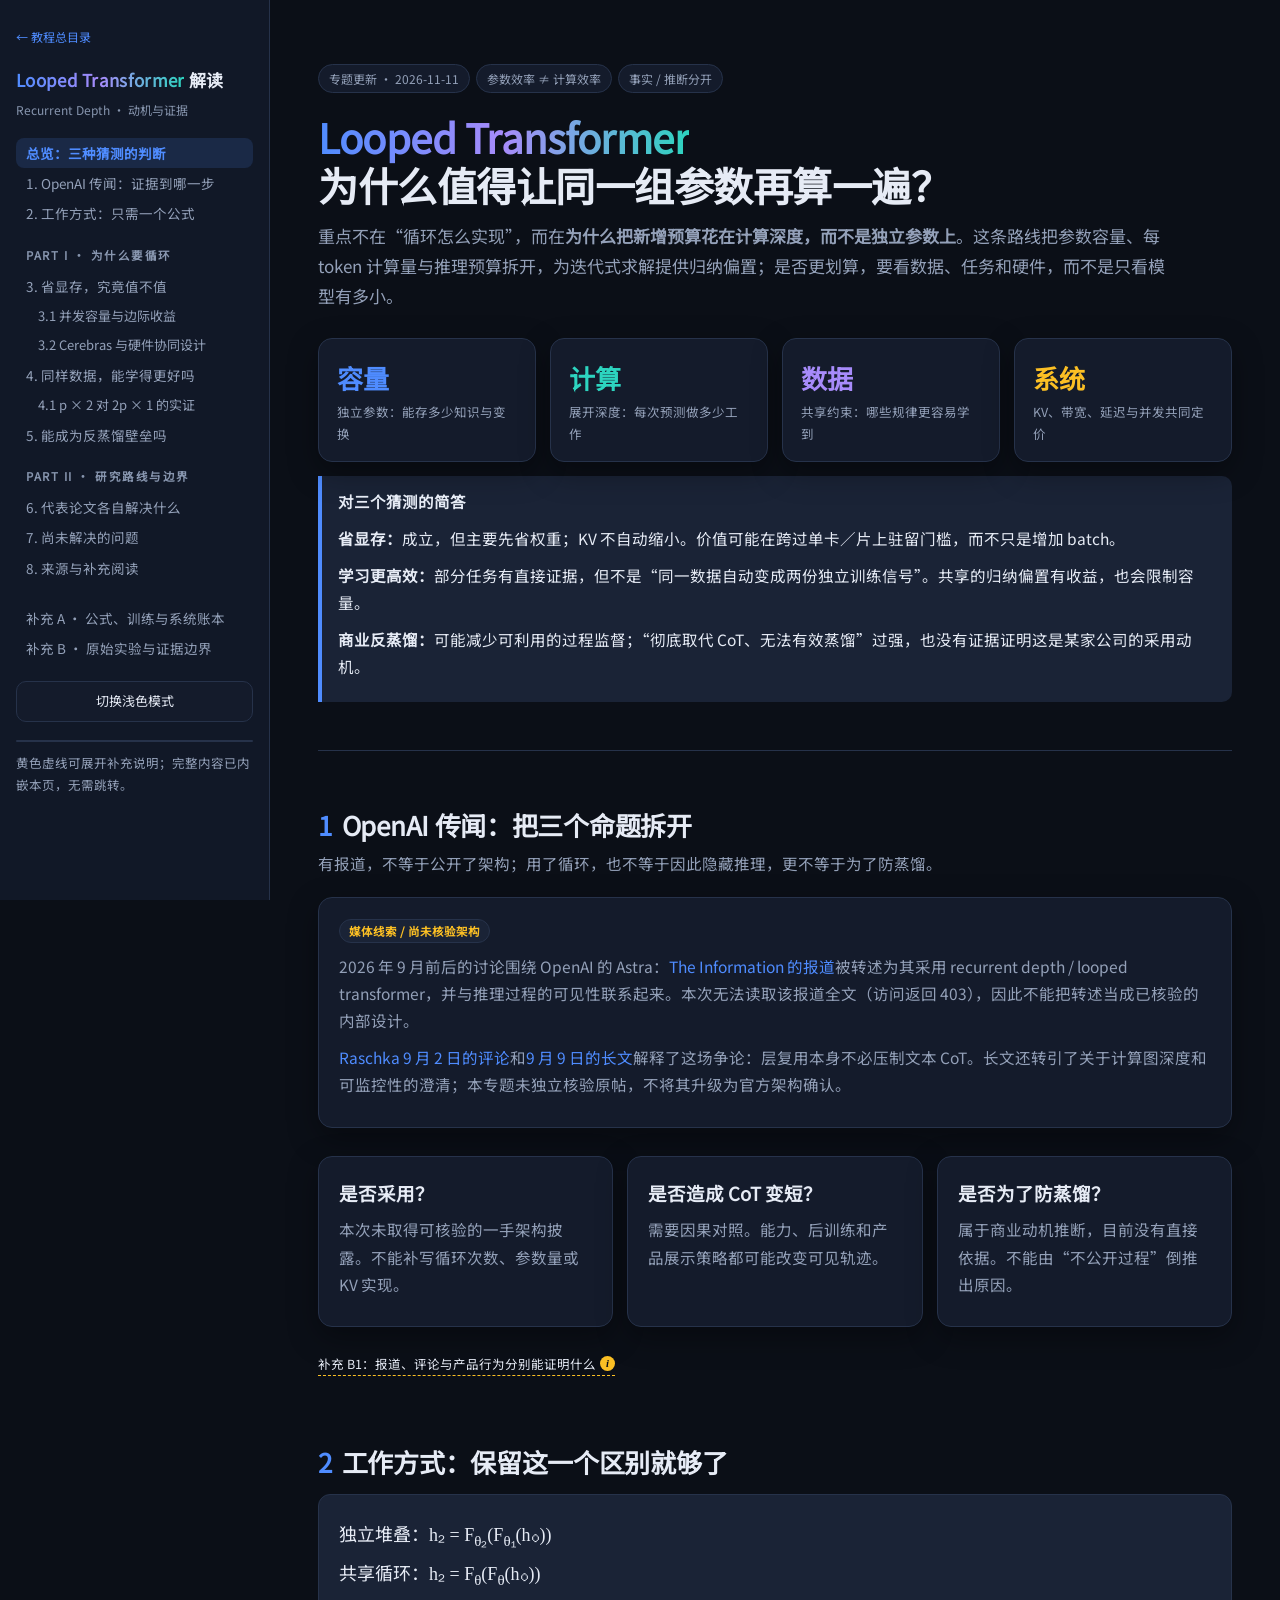
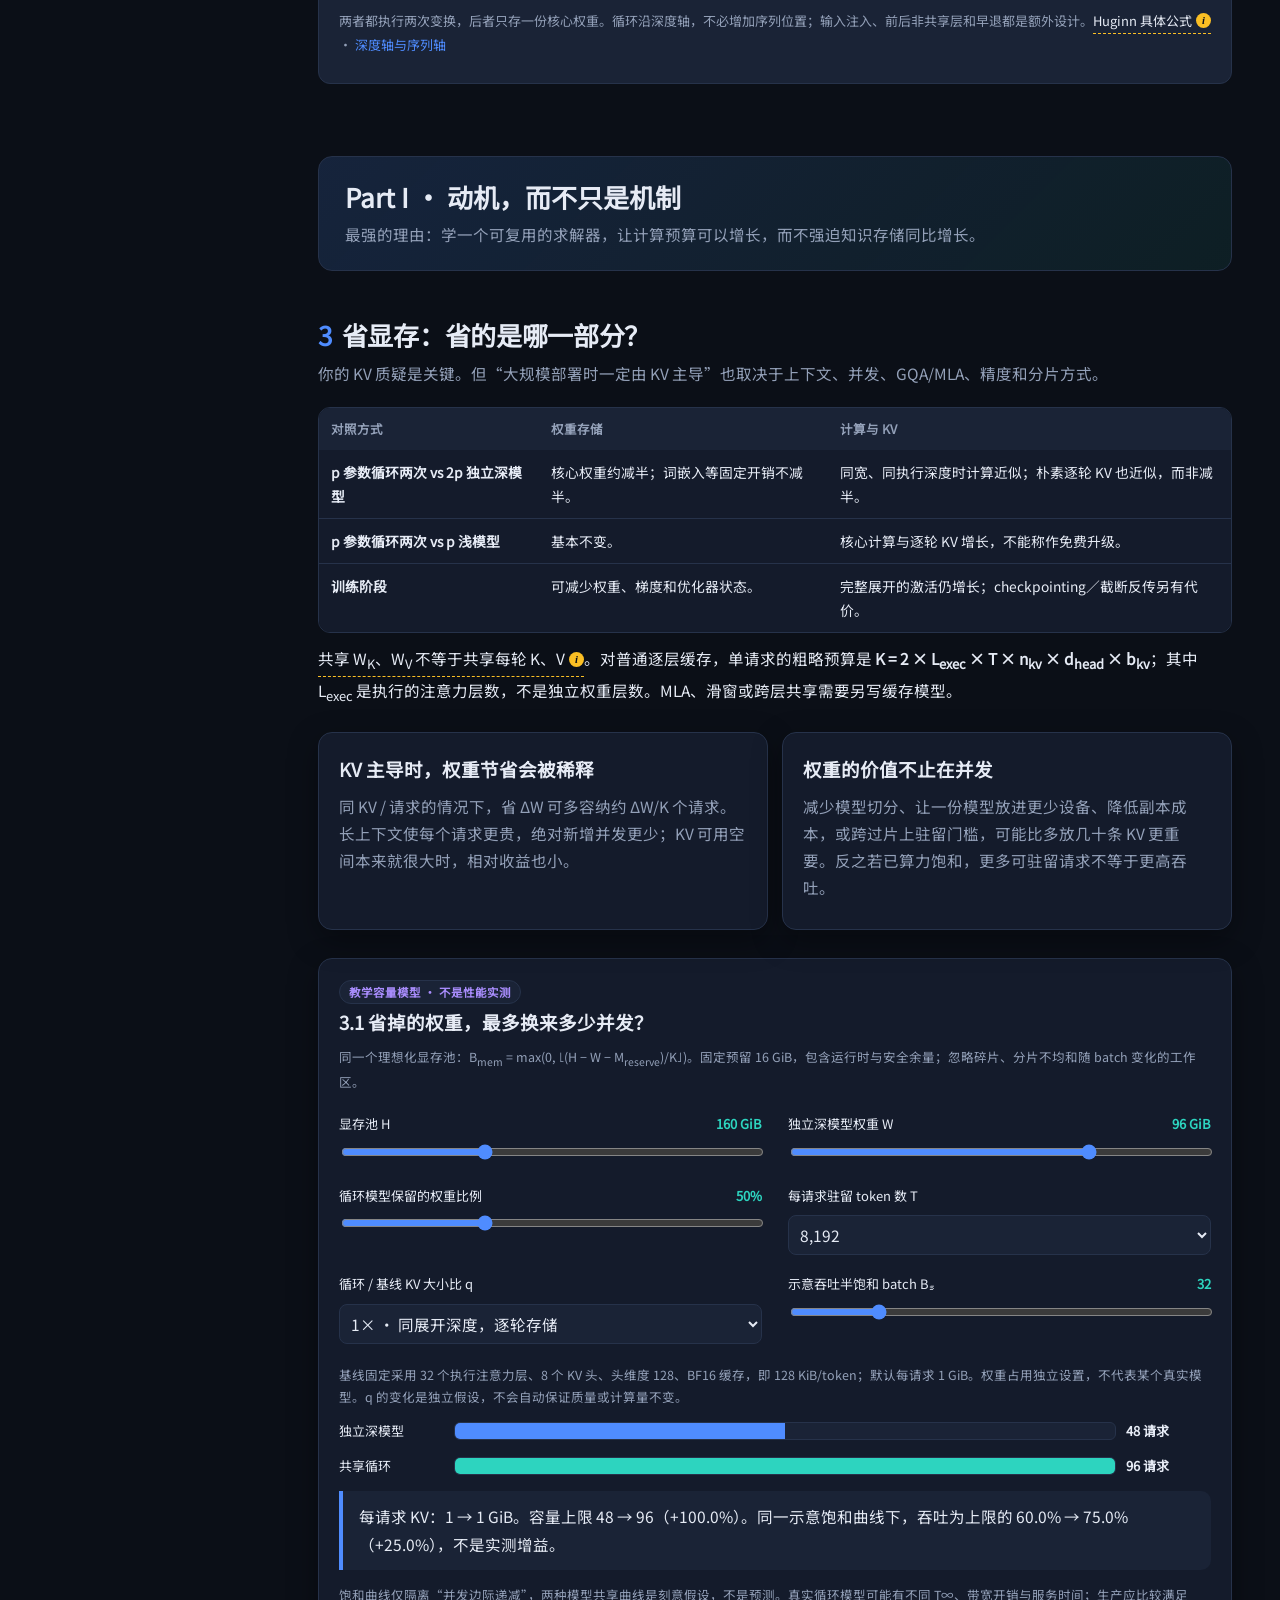
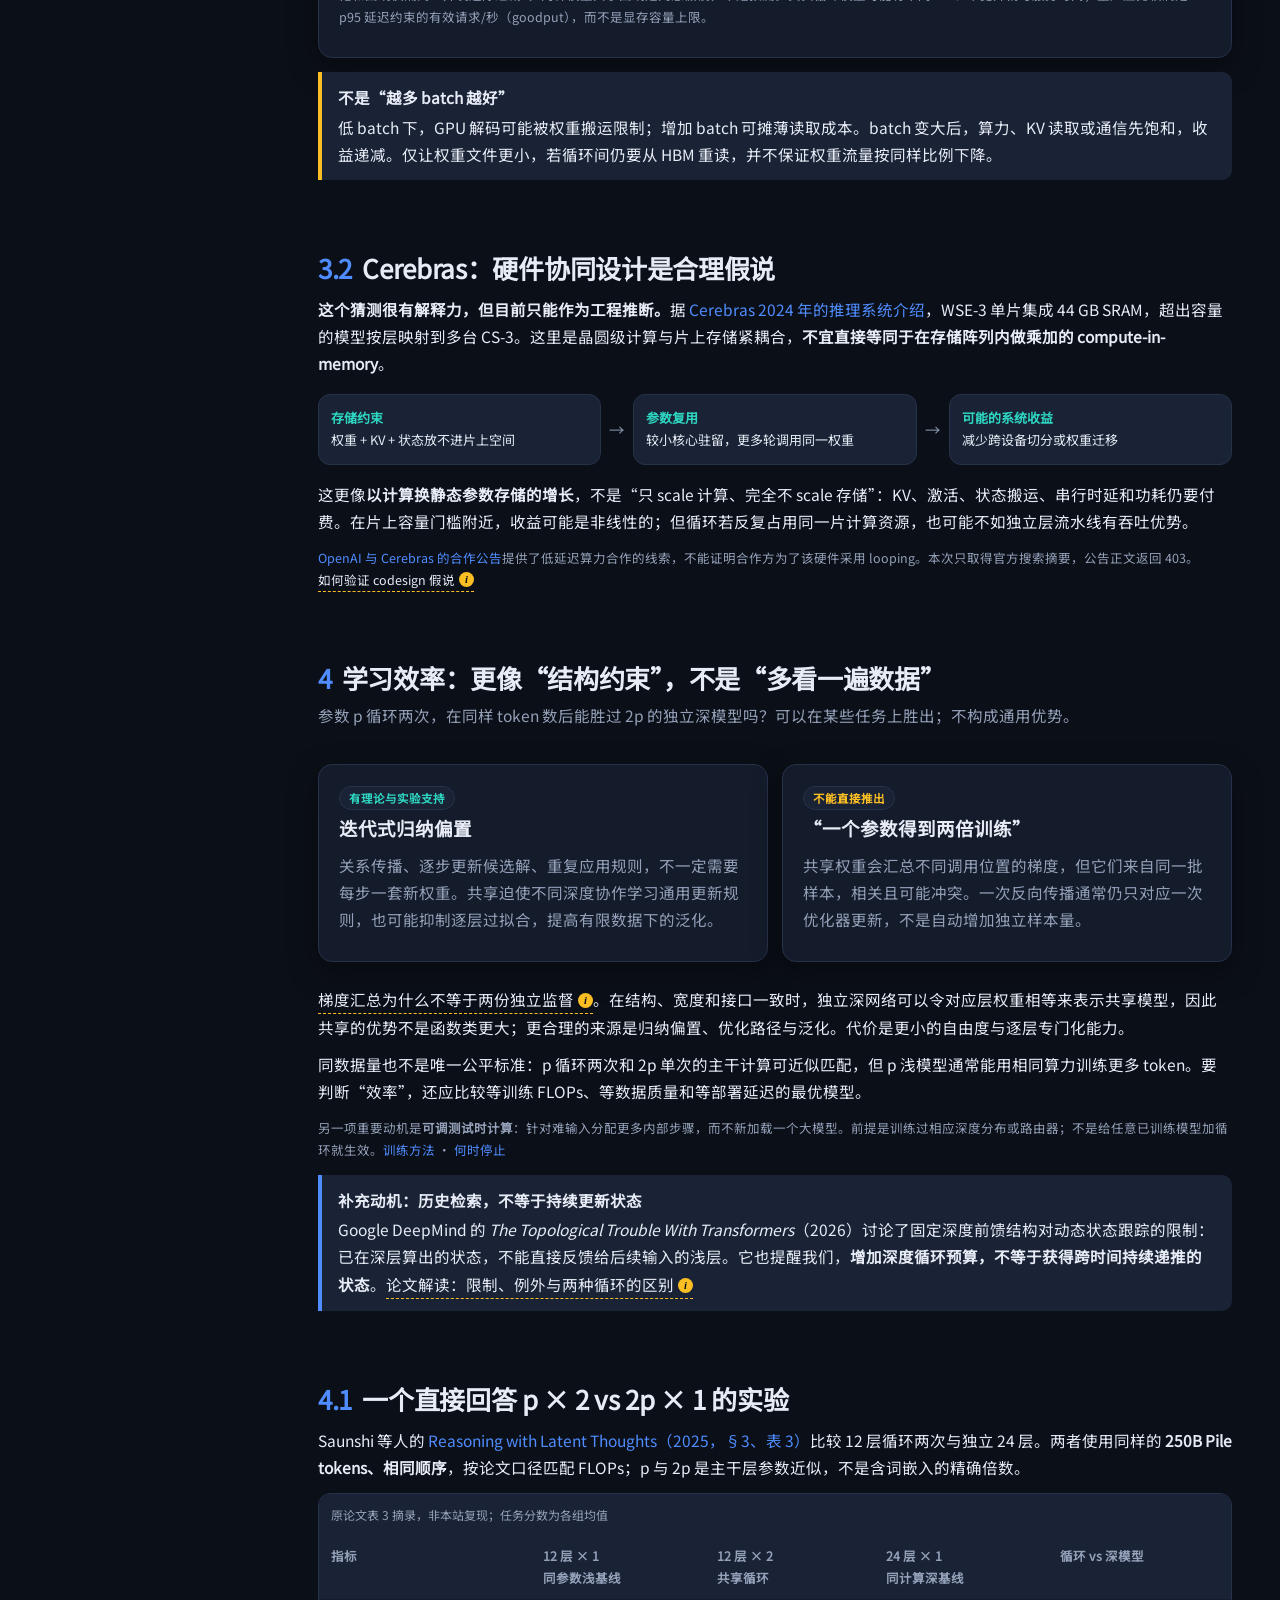
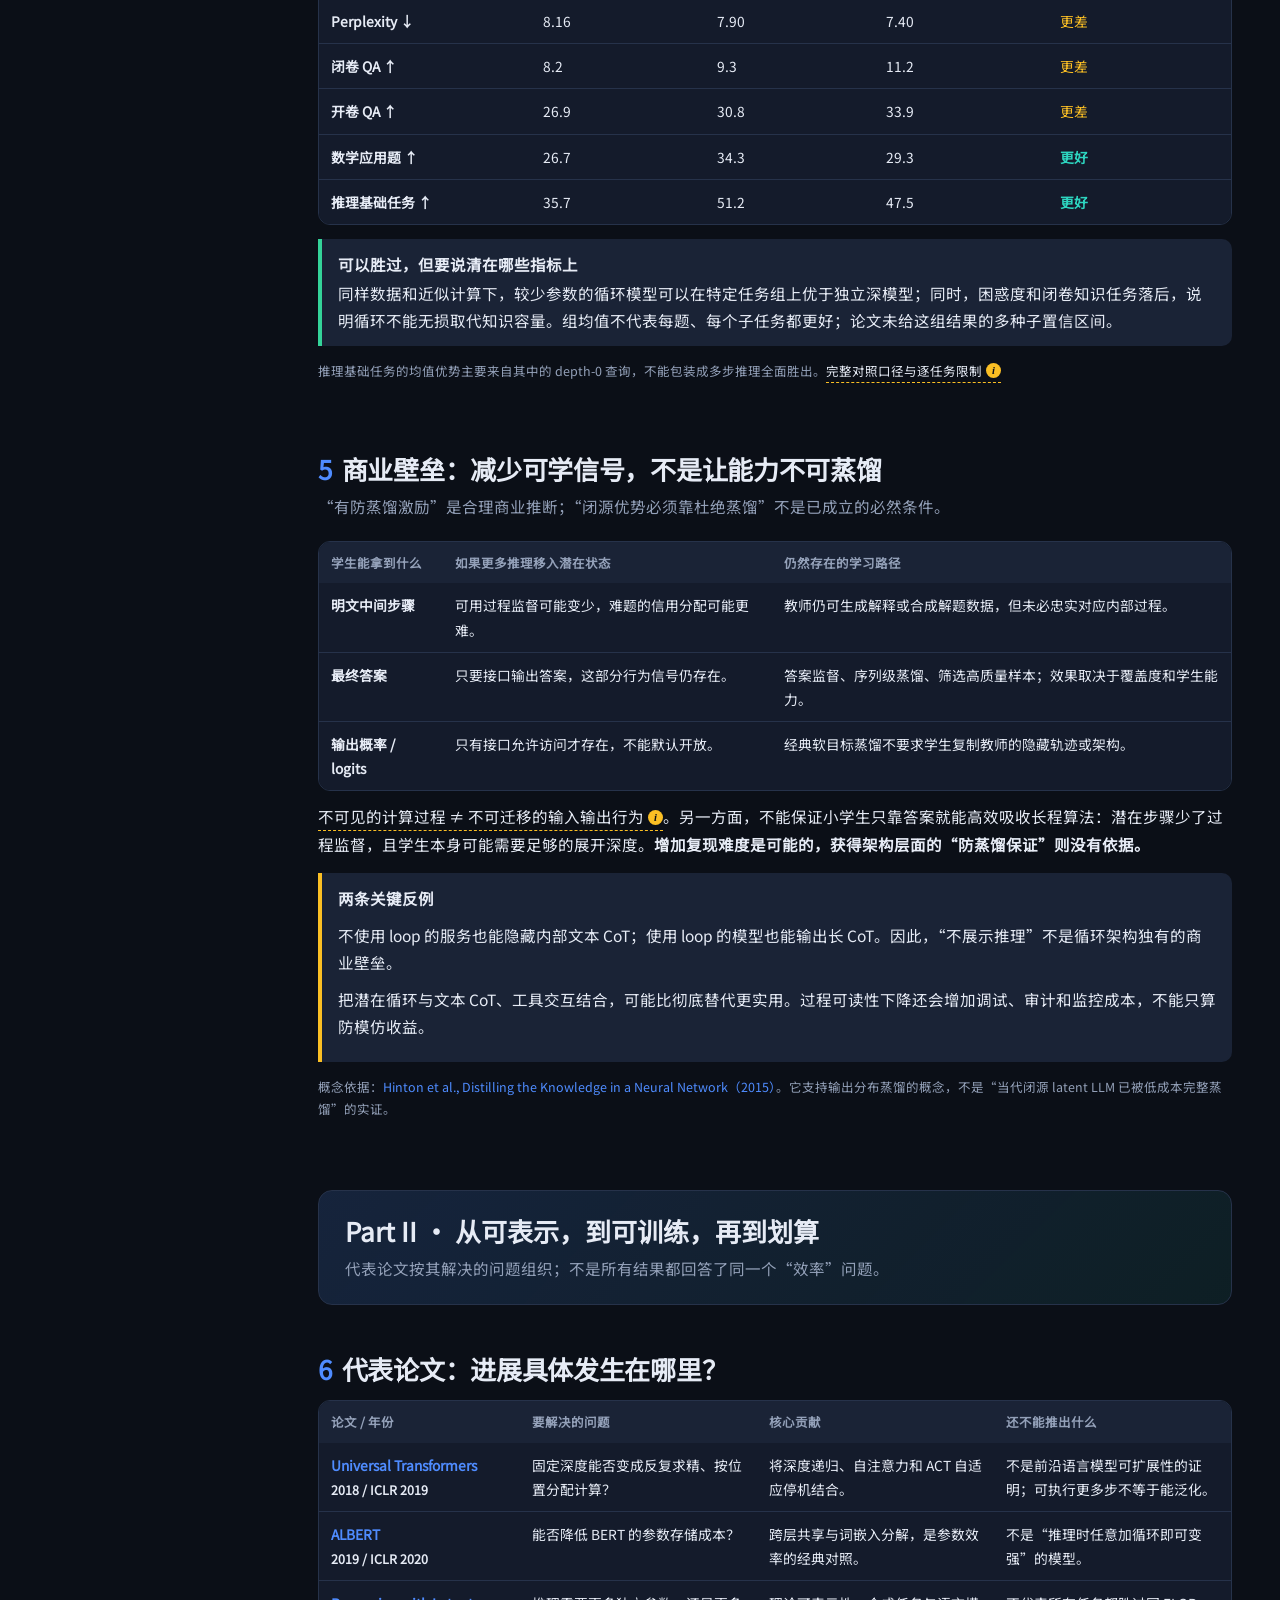
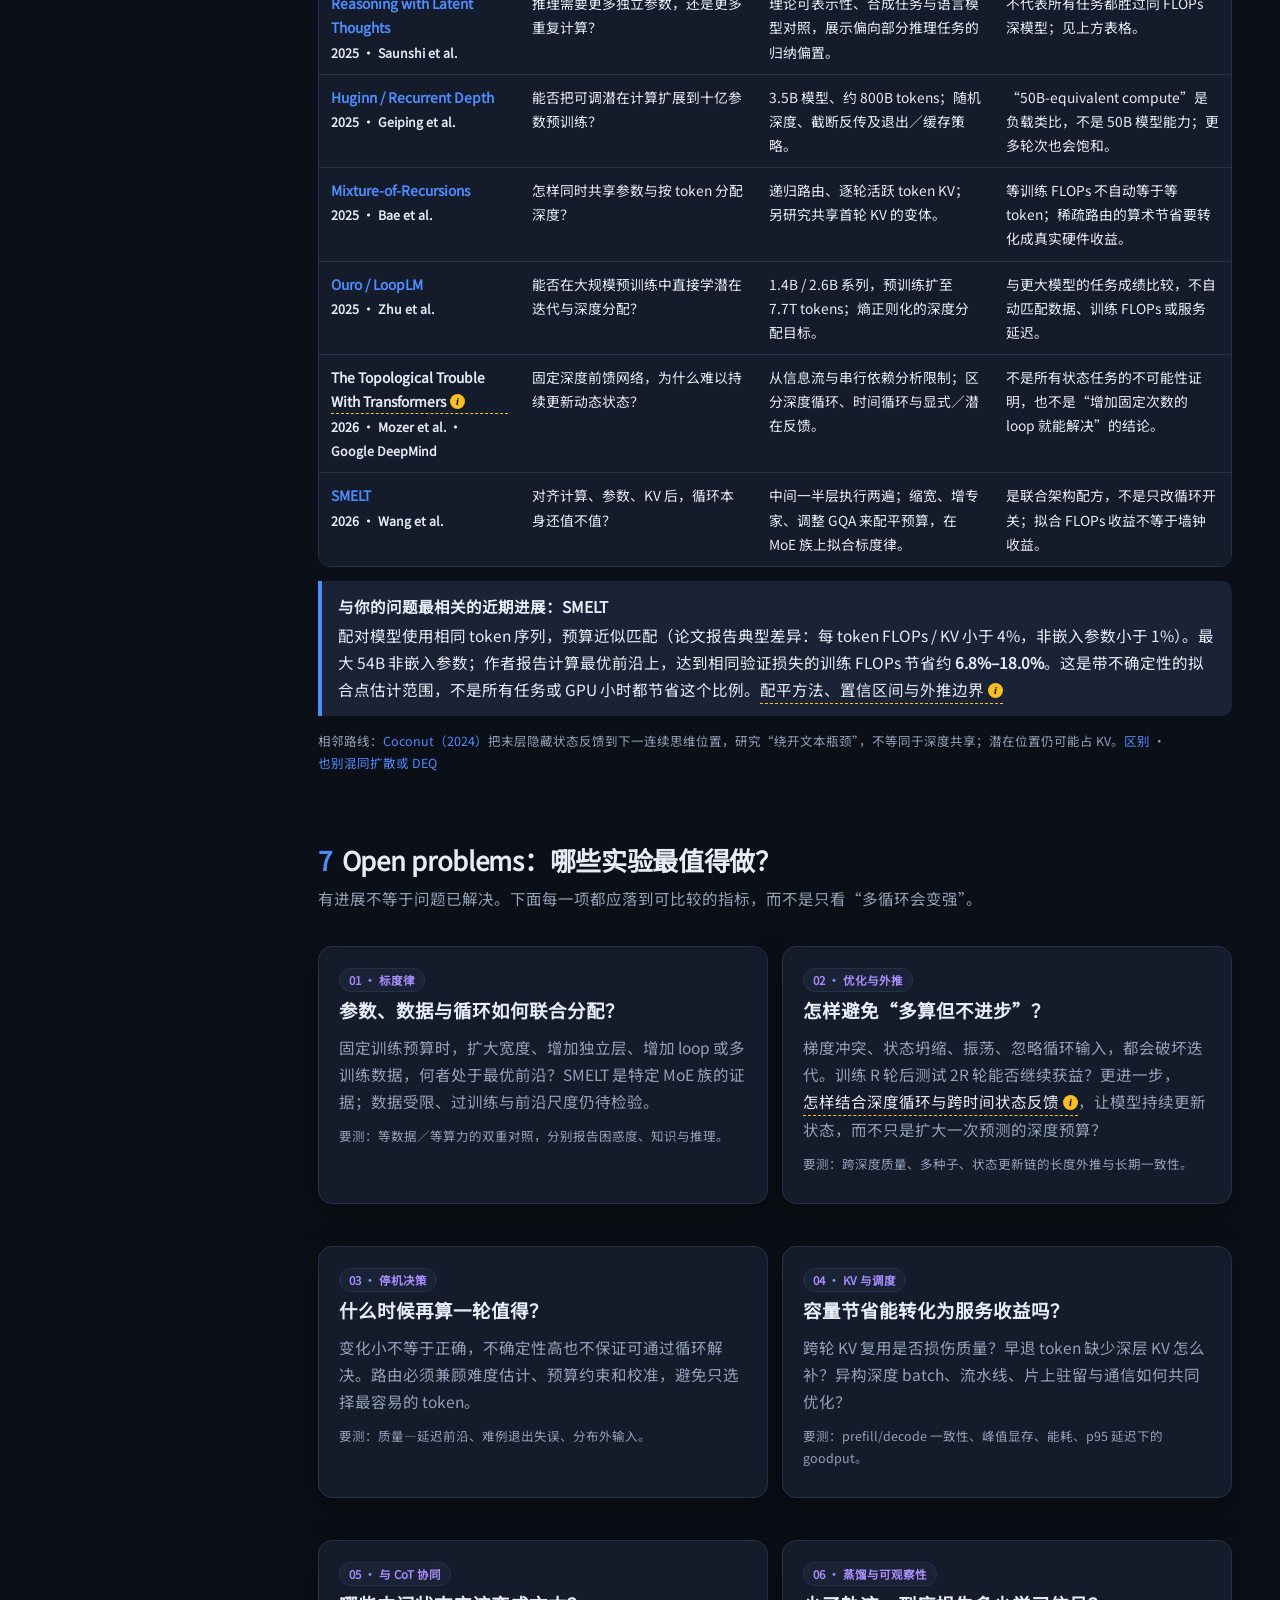
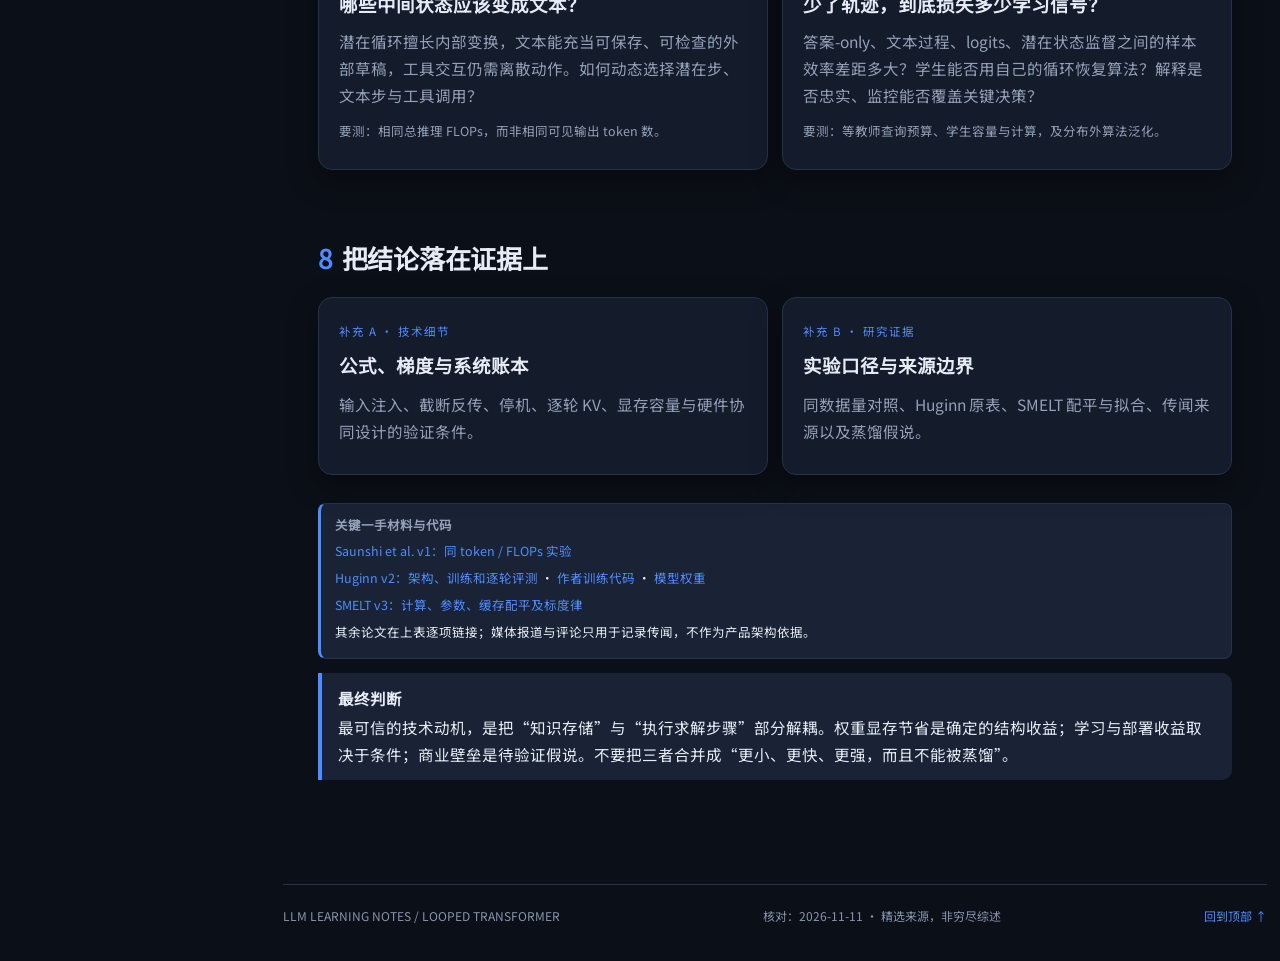
<file: special_topics/looped-transformer/index.html>
<!DOCTYPE html>
<html lang="zh-CN">
<head>
  <meta charset="UTF-8">
  <meta name="viewport" content="width=device-width, initial-scale=1">
  <meta name="description" content="Looped Transformer 深度解读：OpenAI 传闻的证据边界、显存与硬件协同设计、同数据量的学习效率、蒸馏壁垒、代表论文和开放问题。">
  <meta name="color-scheme" content="dark light">
  <title>Looped Transformer 深度解读：动机、证据与开放问题</title>
  <link rel="stylesheet" href="styles.css">
  <script defer src="script.js"></script>
</head>
<body>
  <a class="skip-link" href="#main">跳到正文</a>
  <aside class="sidebar">
    <div class="sub"><a href="../../index.html">← 教程总目录</a></div>
    <a class="brand" href="#overview"><span>Looped Transformer</span> 解读</a>
    <div class="sub">Recurrent Depth · 动机与证据</div>
    <nav class="toc" aria-label="章节目录">
      <a href="#overview" class="active">总览：三种猜测的判断</a>
      <a href="#rumor">1. OpenAI 传闻：证据到哪一步</a>
      <a href="#architecture">2. 工作方式：只需一个公式</a>
      <div class="grp">Part I · 为什么要循环</div>
      <a href="#memory">3. 省显存，究竟值不值</a>
      <a href="#playground" class="l2">3.1 并发容量与边际收益</a>
      <a href="#hardware" class="l2">3.2 Cerebras 与硬件协同设计</a>
      <a href="#reasoning">4. 同样数据，能学得更好吗</a>
      <a href="#comparison" class="l2">4.1 p × 2 对 2p × 1 的实证</a>
      <a href="#distillation">5. 能成为反蒸馏壁垒吗</a>
      <div class="grp">Part II · 研究路线与边界</div>
      <a href="#research">6. 代表论文各自解决什么</a>
      <a href="#tradeoffs">7. 尚未解决的问题</a>
      <a href="#reading">8. 来源与补充阅读</a>
    </nav>
    <div class="sidebar-bottom">
      <a class="sidebar-extra" href="#note-mechanics">补充 A · 公式、训练与系统账本</a>
      <a class="sidebar-extra" href="#note-evidence">补充 B · 原始实验与证据边界</a>
      <button class="theme-toggle" type="button" aria-pressed="true">切换浅色模式</button>
      <div class="reading-progress" aria-hidden="true"><span></span></div>
      <p class="tiny muted">黄色虚线可展开补充说明；完整内容已内嵌本页，无需跳转。</p>
    </div>
  </aside>
  <div class="page">
    <main id="main">
      <header class="hero" id="overview">
        <span class="tag">专题更新 · 2026-11-11</span><span class="tag">参数效率 ≠ 计算效率</span><span class="tag">事实 / 推断分开</span>
        <h1><span class="grad">Looped Transformer</span><br>为什么值得让同一组参数再算一遍？</h1>
        <p class="lead">重点不在“循环怎么实现”，而在<strong>为什么把新增预算花在计算深度，而不是独立参数上</strong>。这条路线把参数容量、每 token 计算量与推理预算拆开，为迭代式求解提供归纳偏置；是否更划算，要看数据、任务和硬件，而不是只看模型有多小。</p>
        <div class="kpis">
          <div class="kpi b"><div class="v">容量</div><div class="k">独立参数：能存多少知识与变换</div></div>
          <div class="kpi c"><div class="v">计算</div><div class="k">展开深度：每次预测做多少工作</div></div>
          <div class="kpi v_"><div class="v">数据</div><div class="k">共享约束：哪些规律更容易学到</div></div>
          <div class="kpi a"><div class="v">系统</div><div class="k">KV、带宽、延迟与并发共同定价</div></div>
        </div>
        <div class="callout">
          <b class="t">对三个猜测的简答</b>
          <p><strong>省显存：</strong>成立，但主要先省权重；KV 不自动缩小。价值可能在跨过单卡／片上驻留门槛，而不只是增加 batch。</p>
          <p><strong>学习更高效：</strong>部分任务有直接证据，但不是“同一数据自动变成两份独立训练信号”。共享的归纳偏置有收益，也会限制容量。</p>
          <p><strong>商业反蒸馏：</strong>可能减少可利用的过程监督；“彻底取代 CoT、无法有效蒸馏”过强，也没有证据证明这是某家公司的采用动机。</p>
        </div>
      </header>

      <section id="rumor">
        <h2 class="sec"><span class="num">1</span>OpenAI 传闻：把三个命题拆开</h2>
        <p class="sec-sub">有报道，不等于公开了架构；用了循环，也不等于因此隐藏推理，更不等于为了防蒸馏。</p>
        <div class="card">
          <span class="pill infer">媒体线索 / 尚未核验架构</span>
          <p>2026 年 9 月前后的讨论围绕 OpenAI 的 Astra：<a href="https://www.theinformation.com/articles/secret-technique-behind-openais-astra-model-sparks-security-concerns" target="_blank" rel="noopener noreferrer">The Information 的报道</a>被转述为其采用 recurrent depth / looped transformer，并与推理过程的可见性联系起来。本次无法读取该报道全文（访问返回 403），因此不能把转述当成已核验的内部设计。</p>
          <p><a href="https://sebastianraschka.com/blog/2026/openai-astra-looped-transformers.html" target="_blank" rel="noopener noreferrer">Raschka 9 月 2 日的评论</a>和<a href="https://magazine.sebastianraschka.com/p/gpt-6-astra-looped-transformers-and" target="_blank" rel="noopener noreferrer">9 月 9 日的长文</a>解释了这场争论：层复用本身不必压制文本 CoT。长文还转引了关于计算图深度和可监控性的澄清；本专题未独立核验原帖，不将其升级为官方架构确认。</p>
        </div>
        <div class="grid3">
          <div class="card"><h3>是否采用？</h3><p>本次未取得可核验的一手架构披露。不能补写循环次数、参数量或 KV 实现。</p></div>
          <div class="card"><h3>是否造成 CoT 变短？</h3><p>需要因果对照。能力、后训练和产品展示策略都可能改变可见轨迹。</p></div>
          <div class="card"><h3>是否为了防蒸馏？</h3><p>属于商业动机推断，目前没有直接依据。不能由“不公开过程”倒推出原因。</p></div>
        </div>
        <p class="figure-note"><a class="note" href="#note-evidence/rumor">补充 B1：报道、评论与产品行为分别能证明什么</a></p>
      </section>

      <section id="architecture">
        <h2 class="sec"><span class="num">2</span>工作方式：保留这一个区别就够了</h2>
        <div class="equation-card">
          <div class="equation">独立堆叠：h₂ = F<sub>θ₂</sub>(F<sub>θ₁</sub>(h₀))<br>共享循环：h₂ = F<sub>θ</sub>(F<sub>θ</sub>(h₀))</div>
          <p>两者都执行两次变换，后者只存一份核心权重。循环沿深度轴，不必增加序列位置；输入注入、前后非共享层和早退都是额外设计。<a class="note" href="#note-mechanics/equations">Huginn 具体公式</a> · <a href="#note-mechanics/axes">深度轴与序列轴</a></p>
        </div>
      </section>

      <div class="part"><h2>Part I · 动机，而不只是机制</h2><p>最强的理由：学一个可复用的求解器，让计算预算可以增长，而不强迫知识存储同比增长。</p></div>

      <section id="memory">
        <h2 class="sec"><span class="num">3</span>省显存：省的是哪一部分？</h2>
        <p class="sec-sub">你的 KV 质疑是关键。但“大规模部署时一定由 KV 主导”也取决于上下文、并发、GQA/MLA、精度和分片方式。</p>
        <div class="tbl-wrap" tabindex="0" role="region" aria-label="权重和缓存的比较">
          <table><thead><tr><th scope="col">对照方式</th><th scope="col">权重存储</th><th scope="col">计算与 KV</th></tr></thead><tbody>
            <tr><th scope="row">p 参数循环两次 vs 2p 独立深模型</th><td>核心权重约减半；词嵌入等固定开销不减半。</td><td>同宽、同执行深度时计算近似；朴素逐轮 KV 也近似，而非减半。</td></tr>
            <tr><th scope="row">p 参数循环两次 vs p 浅模型</th><td>基本不变。</td><td>核心计算与逐轮 KV 增长，不能称作免费升级。</td></tr>
            <tr><th scope="row">训练阶段</th><td>可减少权重、梯度和优化器状态。</td><td>完整展开的激活仍增长；checkpointing／截断反传另有代价。</td></tr>
          </tbody></table>
        </div>
        <p><a class="note" data-note="cache" href="#note-mechanics/kv-cache">共享 W<sub>K</sub>、W<sub>V</sub> 不等于共享每轮 K、V</a>。对普通逐层缓存，单请求的粗略预算是 <strong>K = 2 × L<sub>exec</sub> × T × n<sub>kv</sub> × d<sub>head</sub> × b<sub>kv</sub></strong>；其中 L<sub>exec</sub> 是执行的注意力层数，不是独立权重层数。MLA、滑窗或跨层共享需要另写缓存模型。</p>
        <div class="grid2">
          <article class="card"><h3>KV 主导时，权重节省会被稀释</h3><p>同 KV / 请求的情况下，省 ΔW 可多容纳约 ΔW/K 个请求。长上下文使每个请求更贵，绝对新增并发更少；KV 可用空间本来就很大时，相对收益也小。</p></article>
          <article class="card"><h3>权重的价值不止在并发</h3><p>减少模型切分、让一份模型放进更少设备、降低副本成本，或跨过片上驻留门槛，可能比多放几十条 KV 更重要。反之若已算力饱和，更多可驻留请求不等于更高吞吐。</p></article>
        </div>

        <div id="playground" class="card">
          <span class="pill open">教学容量模型 · 不是性能实测</span>
          <h3>3.1 省掉的权重，最多换来多少并发？</h3>
          <p class="small muted">同一个理想化显存池：B<sub>mem</sub> = max(0, ⌊(H − W − M<sub>reserve</sub>)/K⌋)。固定预留 16 GiB，包含运行时与安全余量；忽略碎片、分片不均和随 batch 变化的工作区。</p>
          <div class="ctrl-grid">
            <div class="control"><label for="memory-budget">显存池 H <output class="out" id="memory-budget-value" for="memory-budget">160 GiB</output></label><input id="memory-budget" type="range" min="80" max="320" step="16" value="160"></div>
            <div class="control"><label for="weight-memory">独立深模型权重 W <output class="out" id="weight-memory-value" for="weight-memory">96 GiB</output></label><input id="weight-memory" type="range" min="16" max="128" step="8" value="96"></div>
            <div class="control"><label for="weight-retention">循环模型保留的权重比例 <output class="out" id="weight-retention-value" for="weight-retention">50%</output></label><input id="weight-retention" type="range" min="25" max="100" step="5" value="50"></div>
            <div class="control"><label for="context-length">每请求驻留 token 数 T</label><select id="context-length"><option value="2048">2,048</option><option value="8192" selected>8,192</option><option value="32768">32,768</option><option value="131072">131,072</option></select></div>
            <div class="control"><label for="kv-ratio">循环 / 基线 KV 大小比 q</label><select id="kv-ratio"><option value="0.5">0.5× · 假设另做缓存压缩</option><option value="1" selected>1× · 同展开深度，逐轮存储</option><option value="2">2× · 额外增加执行深度</option><option value="4">4× · 更高缓存负担</option></select></div>
            <div class="control"><label for="batch-knee">示意吞吐半饱和 batch Bₛ <output class="out" id="batch-knee-value" for="batch-knee">32</output></label><input id="batch-knee" type="range" min="8" max="128" step="8" value="32"></div>
          </div>
          <p class="small muted">基线固定采用 32 个执行注意力层、8 个 KV 头、头维度 128、BF16 缓存，即 128 KiB/token；默认每请求 1 GiB。权重占用独立设置，不代表某个真实模型。q 的变化是独立假设，不会自动保证质量或计算量不变。</p>
          <div class="bar-row"><span>独立深模型</span><div class="bar"><span id="baseline-bar" style="width:50%"></span></div><strong id="baseline-capacity">48 请求</strong></div>
          <div class="bar-row"><span>共享循环</span><div class="bar"><span id="loop-bar" class="loop" style="width:100%"></span></div><strong id="loop-capacity">96 请求</strong></div>
          <div id="capacity-result" class="callout" aria-live="polite" aria-atomic="true">默认容量上限 48 → 96（+100%）。但在相同吞吐上限、相同曲线 T(B)/T∞ = B/(B+Bₛ) 的教学假设下，吞吐仅从 60% → 75%（+25%）。</div>
          <noscript><p>交互需要 JavaScript。默认静态结果如上；上下文增至 32,768 时，其他默认设置不变，容量为 12 → 24；默认上下文下若循环 KV 翻倍，则回到 48 → 48。</p></noscript>
          <p class="figure-note">饱和曲线仅隔离“并发边际递减”，两种模型共享曲线是刻意假设，不是预测。真实循环模型可能有不同 T∞、带宽开销与服务时间；生产应比较满足 p95 延迟约束的有效请求/秒（goodput），而不是显存容量上限。</p>
        </div>
        <p class="callout warn"><b class="t">不是“越多 batch 越好”</b>低 batch 下，GPU 解码可能被权重搬运限制；增加 batch 可摊薄读取成本。batch 变大后，算力、KV 读取或通信先饱和，收益递减。仅让权重文件更小，若循环间仍要从 HBM 重读，并不保证权重流量按同样比例下降。</p>
      </section>

      <section id="hardware">
        <h2 class="sec"><span class="num">3.2</span>Cerebras：硬件协同设计是合理假说</h2>
        <p><strong>这个猜测很有解释力，但目前只能作为工程推断。</strong>据 <a href="https://www.cerebras.ai/blog/introducing-cerebras-inference-ai-at-instant-speed" target="_blank" rel="noopener noreferrer">Cerebras 2024 年的推理系统介绍</a>，WSE-3 单片集成 44 GB SRAM，超出容量的模型按层映射到多台 CS-3。这里是晶圆级计算与片上存储紧耦合，<strong>不宜直接等同于在存储阵列内做乘加的 compute-in-memory</strong>。</p>
        <div class="flow" aria-label="硬件协同设计的条件链">
          <div class="st"><b>存储约束</b>权重 + KV + 状态放不进片上空间</div><span class="arrow" aria-hidden="true">→</span>
          <div class="st"><b>参数复用</b>较小核心驻留，更多轮调用同一权重</div><span class="arrow" aria-hidden="true">→</span>
          <div class="st"><b>可能的系统收益</b>减少跨设备切分或权重迁移</div>
        </div>
        <p>这更像<strong>以计算换静态参数存储的增长</strong>，不是“只 scale 计算、完全不 scale 存储”：KV、激活、状态搬运、串行时延和功耗仍要付费。在片上容量门槛附近，收益可能是非线性的；但循环若反复占用同一片计算资源，也可能不如独立层流水线有吞吐优势。</p>
        <p class="source-note"><a href="https://openai.com/index/cerebras-partnership/" target="_blank" rel="noopener noreferrer">OpenAI 与 Cerebras 的合作公告</a>提供了低延迟算力合作的线索，不能证明合作方为了该硬件采用 looping。本次只取得官方搜索摘要，公告正文返回 403。<a class="note" href="#note-mechanics/hardware-budget">如何验证 codesign 假说</a></p>
      </section>

      <section id="reasoning">
        <h2 class="sec"><span class="num">4</span>学习效率：更像“结构约束”，不是“多看一遍数据”</h2>
        <p class="sec-sub">参数 p 循环两次，在同样 token 数后能胜过 2p 的独立深模型吗？可以在某些任务上胜出；不构成通用优势。</p>
        <div class="grid2">
          <article class="card"><span class="pill fact">有理论与实验支持</span><h3>迭代式归纳偏置</h3><p>关系传播、逐步更新候选解、重复应用规则，不一定需要每步一套新权重。共享迫使不同深度协作学习通用更新规则，也可能抑制逐层过拟合，提高有限数据下的泛化。</p></article>
          <article class="card"><span class="pill infer">不能直接推出</span><h3>“一个参数得到两倍训练”</h3><p>共享权重会汇总不同调用位置的梯度，但它们来自同一批样本，相关且可能冲突。一次反向传播通常仍只对应一次优化器更新，不是自动增加独立样本量。</p></article>
        </div>
        <p><a class="note" data-note="gradient" href="#note-mechanics/gradient-sharing">梯度汇总为什么不等于两份独立监督</a>。在结构、宽度和接口一致时，独立深网络可以令对应层权重相等来表示共享模型，因此共享的优势不是函数类更大；更合理的来源是归纳偏置、优化路径与泛化。代价是更小的自由度与逐层专门化能力。</p>
        <p>同数据量也不是唯一公平标准：p 循环两次和 2p 单次的主干计算可近似匹配，但 p 浅模型通常能用相同算力训练更多 token。要判断“效率”，还应比较等训练 FLOPs、等数据质量和等部署延迟的最优模型。</p>
        <p class="figure-note">另一项重要动机是<strong>可调测试时计算</strong>：针对难输入分配更多内部步骤，而不新加载一个大模型。前提是训练过相应深度分布或路由器；不是给任意已训练模型加循环就生效。<a href="#note-mechanics/training">训练方法</a> · <a href="#note-mechanics/halting">何时停止</a></p>
        <div class="callout"><b class="t">补充动机：历史检索，不等于持续更新状态</b>Google DeepMind 的 <em>The Topological Trouble With Transformers</em>（2026）讨论了固定深度前馈结构对动态状态跟踪的限制：已在深层算出的状态，不能直接反馈给后续输入的浅层。它也提醒我们，<strong>增加深度循环预算，不等于获得跨时间持续递推的状态</strong>。<a class="note" href="#note-evidence/topology">论文解读：限制、例外与两种循环的区别</a></div>
      </section>

      <section id="comparison">
        <h2 class="sec"><span class="num">4.1</span>一个直接回答 p × 2 vs 2p × 1 的实验</h2>
        <p>Saunshi 等人的 <a href="https://arxiv.org/html/2502.17416v1#S3" target="_blank" rel="noopener noreferrer">Reasoning with Latent Thoughts（2025，§3、表 3）</a>比较 12 层循环两次与独立 24 层。两者使用同样的 <strong>250B Pile tokens、相同顺序</strong>，按论文口径匹配 FLOPs；p 与 2p 是主干层参数近似，不是含词嵌入的精确倍数。</p>
        <div class="tbl-wrap" tabindex="0" role="region" aria-label="相同token和计算下的循环对照实验">
          <table><caption>原论文表 3 摘录，非本站复现；任务分数为各组均值</caption><thead><tr><th scope="col">指标</th><th scope="col">12 层 × 1<br>同参数浅基线</th><th scope="col">12 层 × 2<br>共享循环</th><th scope="col">24 层 × 1<br>同计算深基线</th><th scope="col">循环 vs 深模型</th></tr></thead><tbody>
            <tr><th scope="row">Perplexity ↓</th><td>8.16</td><td>7.90</td><td>7.40</td><td class="caution">更差</td></tr>
            <tr><th scope="row">闭卷 QA ↑</th><td>8.2</td><td>9.3</td><td>11.2</td><td class="caution">更差</td></tr>
            <tr><th scope="row">开卷 QA ↑</th><td>26.9</td><td>30.8</td><td>33.9</td><td class="caution">更差</td></tr>
            <tr><th scope="row">数学应用题 ↑</th><td>26.7</td><td>34.3</td><td>29.3</td><td class="hl">更好</td></tr>
            <tr><th scope="row">推理基础任务 ↑</th><td>35.7</td><td>51.2</td><td>47.5</td><td class="hl">更好</td></tr>
          </tbody></table>
        </div>
        <div class="callout ok"><b class="t">可以胜过，但要说清在哪些指标上</b>同样数据和近似计算下，较少参数的循环模型可以在特定任务组上优于独立深模型；同时，困惑度和闭卷知识任务落后，说明循环不能无损取代知识容量。组均值不代表每题、每个子任务都更好；论文未给这组结果的多种子置信区间。</div>
        <p class="figure-note">推理基础任务的均值优势主要来自其中的 depth-0 查询，不能包装成多步推理全面胜出。<a class="note" href="#note-evidence/matched-data">完整对照口径与逐任务限制</a></p>
      </section>

      <section id="distillation">
        <h2 class="sec"><span class="num">5</span>商业壁垒：减少可学信号，不是让能力不可蒸馏</h2>
        <p class="sec-sub">“有防蒸馏激励”是合理商业推断；“闭源优势必须靠杜绝蒸馏”不是已成立的必然条件。</p>
        <div class="tbl-wrap" tabindex="0" role="region" aria-label="不同蒸馏信号的变化"><table><thead><tr><th scope="col">学生能拿到什么</th><th scope="col">如果更多推理移入潜在状态</th><th scope="col">仍然存在的学习路径</th></tr></thead><tbody>
          <tr><th scope="row">明文中间步骤</th><td>可用过程监督可能变少，难题的信用分配可能更难。</td><td>教师仍可生成解释或合成解题数据，但未必忠实对应内部过程。</td></tr>
          <tr><th scope="row">最终答案</th><td>只要接口输出答案，这部分行为信号仍存在。</td><td>答案监督、序列级蒸馏、筛选高质量样本；效果取决于覆盖度和学生能力。</td></tr>
          <tr><th scope="row">输出概率 / logits</th><td>只有接口允许访问才存在，不能默认开放。</td><td>经典软目标蒸馏不要求学生复制教师的隐藏轨迹或架构。</td></tr>
        </tbody></table></div>
        <p><a class="note" data-note="distill" href="#note-evidence/distillation">不可见的计算过程 ≠ 不可迁移的输入输出行为</a>。另一方面，不能保证小学生只靠答案就能高效吸收长程算法：潜在步骤少了过程监督，且学生本身可能需要足够的展开深度。<strong>增加复现难度是可能的，获得架构层面的“防蒸馏保证”则没有依据。</strong></p>
        <div class="callout warn"><b class="t">两条关键反例</b><p>不使用 loop 的服务也能隐藏内部文本 CoT；使用 loop 的模型也能输出长 CoT。因此，“不展示推理”不是循环架构独有的商业壁垒。</p><p>把潜在循环与文本 CoT、工具交互结合，可能比彻底替代更实用。过程可读性下降还会增加调试、审计和监控成本，不能只算防模仿收益。</p></div>
        <p class="source-note">概念依据：<a href="https://arxiv.org/abs/1503.02531" target="_blank" rel="noopener noreferrer">Hinton et al., Distilling the Knowledge in a Neural Network（2015）</a>。它支持输出分布蒸馏的概念，不是“当代闭源 latent LLM 已被低成本完整蒸馏”的实证。</p>
      </section>

      <div class="part"><h2>Part II · 从可表示，到可训练，再到划算</h2><p>代表论文按其解决的问题组织；不是所有结果都回答了同一个“效率”问题。</p></div>

      <section id="research">
        <h2 class="sec"><span class="num">6</span>代表论文：进展具体发生在哪里？</h2>
        <div class="tbl-wrap" tabindex="0" role="region" aria-label="代表论文的问题与边界"><table class="paper-table"><thead><tr><th scope="col">论文 / 年份</th><th scope="col">要解决的问题</th><th scope="col">核心贡献</th><th scope="col">还不能推出什么</th></tr></thead><tbody>
          <tr><th scope="row"><a href="https://arxiv.org/abs/1807.03819" target="_blank" rel="noopener noreferrer">Universal Transformers</a><br><small>2018 / ICLR 2019</small></th><td>固定深度能否变成反复求精、按位置分配计算？</td><td>将深度递归、自注意力和 ACT 自适应停机结合。</td><td>不是前沿语言模型可扩展性的证明；可执行更多步不等于能泛化。</td></tr>
          <tr><th scope="row"><a href="https://arxiv.org/abs/1909.11942" target="_blank" rel="noopener noreferrer">ALBERT</a><br><small>2019 / ICLR 2020</small></th><td>能否降低 BERT 的参数存储成本？</td><td>跨层共享与词嵌入分解，是参数效率的经典对照。</td><td>不是“推理时任意加循环即可变强”的模型。</td></tr>
          <tr><th scope="row"><a href="https://arxiv.org/abs/2502.17416" target="_blank" rel="noopener noreferrer">Reasoning with Latent Thoughts</a><br><small>2025 · Saunshi et al.</small></th><td>推理需要更多独立参数，还是更多重复计算？</td><td>理论可表示性、合成任务与语言模型对照，展示偏向部分推理任务的归纳偏置。</td><td>不代表所有任务都胜过同 FLOPs 深模型；见上方表格。</td></tr>
          <tr><th scope="row"><a href="https://arxiv.org/abs/2502.05171" target="_blank" rel="noopener noreferrer">Huginn / Recurrent Depth</a><br><small>2025 · Geiping et al.</small></th><td>能否把可调潜在计算扩展到十亿参数预训练？</td><td>3.5B 模型、约 800B tokens；随机深度、截断反传及退出／缓存策略。</td><td>“50B-equivalent compute”是负载类比，不是 50B 模型能力；更多轮次也会饱和。</td></tr>
          <tr><th scope="row"><a href="https://arxiv.org/abs/2507.10524v3" target="_blank" rel="noopener noreferrer">Mixture-of-Recursions</a><br><small>2025 · Bae et al.</small></th><td>怎样同时共享参数与按 token 分配深度？</td><td>递归路由、逐轮活跃 token KV；另研究共享首轮 KV 的变体。</td><td>等训练 FLOPs 不自动等于等 token；稀疏路由的算术节省要转化成真实硬件收益。</td></tr>
          <tr><th scope="row"><a href="https://arxiv.org/abs/2510.25741v2" target="_blank" rel="noopener noreferrer">Ouro / LoopLM</a><br><small>2025 · Zhu et al.</small></th><td>能否在大规模预训练中直接学潜在迭代与深度分配？</td><td>1.4B / 2.6B 系列，预训练扩至 7.7T tokens；熵正则化的深度分配目标。</td><td>与更大模型的任务成绩比较，不自动匹配数据、训练 FLOPs 或服务延迟。</td></tr>
          <tr><th scope="row"><a class="note" href="#note-evidence/topology">The Topological Trouble With Transformers</a><br><small>2026 · Mozer et al. · Google DeepMind</small></th><td>固定深度前馈网络，为什么难以持续更新动态状态？</td><td>从信息流与串行依赖分析限制；区分深度循环、时间循环与显式／潜在反馈。</td><td>不是所有状态任务的不可能性证明，也不是“增加固定次数的 loop 就能解决”的结论。</td></tr>
          <tr><th scope="row"><a href="https://arxiv.org/html/2609.01343v3" target="_blank" rel="noopener noreferrer">SMELT</a><br><small>2026 · Wang et al.</small></th><td>对齐计算、参数、KV 后，循环本身还值不值？</td><td>中间一半层执行两遍；缩宽、增专家、调整 GQA 来配平预算，在 MoE 族上拟合标度律。</td><td>是联合架构配方，不是只改循环开关；拟合 FLOPs 收益不等于墙钟收益。</td></tr>
        </tbody></table></div>
        <div class="callout"><b class="t">与你的问题最相关的近期进展：SMELT</b>配对模型使用相同 token 序列，预算近似匹配（论文报告典型差异：每 token FLOPs / KV 小于 4%，非嵌入参数小于 1%）。最大 54B 非嵌入参数；作者报告计算最优前沿上，达到相同验证损失的训练 FLOPs 节省约 <strong>6.8%–18.0%</strong>。这是带不确定性的拟合点估计范围，不是所有任务或 GPU 小时都节省这个比例。<a class="note" href="#note-evidence/smelt">配平方法、置信区间与外推边界</a></div>
        <p class="figure-note">相邻路线：<a href="https://arxiv.org/abs/2412.06769" target="_blank" rel="noopener noreferrer">Coconut（2024）</a>把末层隐藏状态反馈到下一连续思维位置，研究“绕开文本瓶颈”，不等同于深度共享；潜在位置仍可能占 KV。<a href="#note-evidence/coconut">区别</a> · <a href="#note-mechanics/not-diffusion">也别混同扩散或 DEQ</a></p>
      </section>

      <section id="tradeoffs">
        <h2 class="sec"><span class="num">7</span>Open problems：哪些实验最值得做？</h2>
        <p class="sec-sub">有进展不等于问题已解决。下面每一项都应落到可比较的指标，而不是只看“多循环会变强”。</p>
        <div class="grid2">
          <article class="card"><span class="pill open">01 · 标度律</span><h3>参数、数据与循环如何联合分配？</h3><p>固定训练预算时，扩大宽度、增加独立层、增加 loop 或多训练数据，何者处于最优前沿？SMELT 是特定 MoE 族的证据；数据受限、过训练与前沿尺度仍待检验。</p><p class="small">要测：等数据／等算力的双重对照，分别报告困惑度、知识与推理。</p></article>
          <article class="card"><span class="pill open">02 · 优化与外推</span><h3>怎样避免“多算但不进步”？</h3><p>梯度冲突、状态坍缩、振荡、忽略循环输入，都会破坏迭代。训练 R 轮后测试 2R 轮能否继续获益？更进一步，<a class="note" href="#note-evidence/topology">怎样结合深度循环与跨时间状态反馈</a>，让模型持续更新状态，而不只是扩大一次预测的深度预算？</p><p class="small">要测：跨深度质量、多种子、状态更新链的长度外推与长期一致性。</p></article>
          <article class="card"><span class="pill open">03 · 停机决策</span><h3>什么时候再算一轮值得？</h3><p>变化小不等于正确，不确定性高也不保证可通过循环解决。路由必须兼顾难度估计、预算约束和校准，避免只选择最容易的 token。</p><p class="small">要测：质量—延迟前沿、难例退出失误、分布外输入。</p></article>
          <article class="card"><span class="pill open">04 · KV 与调度</span><h3>容量节省能转化为服务收益吗？</h3><p>跨轮 KV 复用是否损伤质量？早退 token 缺少深层 KV 怎么补？异构深度 batch、流水线、片上驻留与通信如何共同优化？</p><p class="small">要测：prefill/decode 一致性、峰值显存、能耗、p95 延迟下的 goodput。</p></article>
          <article class="card"><span class="pill open">05 · 与 CoT 协同</span><h3>哪些中间状态应该变成文本？</h3><p>潜在循环擅长内部变换，文本能充当可保存、可检查的外部草稿，工具交互仍需离散动作。如何动态选择潜在步、文本步与工具调用？</p><p class="small">要测：相同总推理 FLOPs，而非相同可见输出 token 数。</p></article>
          <article class="card"><span class="pill open">06 · 蒸馏与可观察性</span><h3>少了轨迹，到底损失多少学习信号？</h3><p>答案-only、文本过程、logits、潜在状态监督之间的样本效率差距多大？学生能否用自己的循环恢复算法？解释是否忠实、监控能否覆盖关键决策？</p><p class="small">要测：等教师查询预算、学生容量与计算，及分布外算法泛化。</p></article>
        </div>
      </section>

      <section id="reading">
        <h2 class="sec"><span class="num">8</span>把结论落在证据上</h2>
        <div class="grid2">
          <a class="reading-card" href="#note-mechanics"><span class="card-kicker">补充 A · 技术细节</span><h3>公式、梯度与系统账本</h3><p>输入注入、截断反传、停机、逐轮 KV、显存容量与硬件协同设计的验证条件。</p></a>
          <a class="reading-card" href="#note-evidence"><span class="card-kicker">补充 B · 研究证据</span><h3>实验口径与来源边界</h3><p>同数据量对照、Huginn 原表、SMELT 配平与拟合、传闻来源以及蒸馏假说。</p></a>
        </div>
        <div class="source-links"><span class="source-title">关键一手材料与代码</span><ul>
          <li><a href="https://arxiv.org/html/2502.17416v1" target="_blank" rel="noopener noreferrer">Saunshi et al. v1：同 token / FLOPs 实验</a></li>
          <li><a href="https://arxiv.org/html/2502.05171v2" target="_blank" rel="noopener noreferrer">Huginn v2：架构、训练和逐轮评测</a> · <a href="https://github.com/seal-rg/recurrent-pretraining" target="_blank" rel="noopener noreferrer">作者训练代码</a> · <a href="https://huggingface.co/tomg-group-umd/huginn-0125" target="_blank" rel="noopener noreferrer">模型权重</a></li>
          <li><a href="https://arxiv.org/html/2609.01343v3" target="_blank" rel="noopener noreferrer">SMELT v3：计算、参数、缓存配平及标度律</a></li>
          <li>其余论文在上表逐项链接；媒体报道与评论只用于记录传闻，不作为产品架构依据。</li>
        </ul></div>
        <div class="callout"><b class="t">最终判断</b>最可信的技术动机，是把“知识存储”与“执行求解步骤”部分解耦。权重显存节省是确定的结构收益；学习与部署收益取决于条件；商业壁垒是待验证假说。不要把三者合并成“更小、更快、更强，而且不能被蒸馏”。</div>
      </section>
      <details id="note-mechanics" data-note-source data-title="补充 A · 公式、训练与系统账本">
        <summary>补充 A · 公式、训练与系统账本（完整内容）</summary>
        <div class="note-content">
          <p>从状态更新到训练，再到缓存与推理调度。本文以公开的 Huginn / Recurrent Depth 设计为具体例子，不暗示所有循环 Transformer 都采用相同细节。</p>
          <nav class="supplement-nav" aria-label="补充A目录"><a href="#note-mechanics/equations">公式</a><a href="#note-mechanics/axes">计算轴</a><a href="#note-mechanics/training">训练</a><a href="#note-mechanics/gradient-sharing">梯度</a><a href="#note-mechanics/halting">停机</a><a href="#note-mechanics/not-diffusion">相关概念</a><a href="#note-mechanics/kv-cache">KV Cache</a><a href="#note-mechanics/cost">部署预算</a><a href="#note-mechanics/hardware-budget">硬件协同设计</a></nav>
          <section id="note-mechanics/equations" class="section">
            <div class="section-heading"><span class="section-number">A1 / STATE UPDATE</span><h2>把参数和状态分开看。</h2></div>
            <p>最简的深度循环可以写成反复应用同一函数。Huginn 的设计更具体：每轮同时输入原始上下文的编码与上一轮状态。</p>
            <div class="equation-card"><span class="card-kicker">HUGINN 宏观设计 · 论文 v2 §3.1</span><div class="equation">e = P(x)<br>s<sub>0</sub> ∼ N(0, σ²I)<br>s<sub>r+1</sub> = F<sub>θ</sub>(s<sub>r</sub>, e), &nbsp; r = 0, …, R − 1<br>p = C(s<sub>R</sub>)</div><p>这是宏观公式。论文实际大模型的初始化使用截断正态分布；具体归一化、尺度与采样细节见 §3.2、§4.1。</p></div>
            <dl class="symbol-list"><dt>x</dt><dd>输入 token 序列。</dd><dt>P / e</dt><dd>前置模块（Prelude）及其输出；e 为整段序列的输入表示。</dd><dt>s<sub>r</sub></dt><dd>第 r 轮隐藏状态；整序列形式为 n × d 矩阵，不只是一枚 token 的向量。</dd><dt>F<sub>θ</sub></dt><dd>带共享参数 θ 的循环核心，可包含多层因果自注意力与 MLP。</dd><dt>R</dt><dd>本次采用的循环次数；不等于参数副本数。</dd><dt>C / p</dt><dd>输出模块（Coda）及预测分布；包括输出层与词表投影等步骤。</dd></dl>
            <h3>为什么每次都送入 e？</h3>
            <p>把更新规则理解成“依据题目 e 修正当前解 s”。如果题目只在初始化时出现，反复更新可能丢失条件信息。Huginn 在每轮将状态与 e 拼接，再通过可学习 adapter 映射回隐藏维度，使原始输入始终可达。</p>
            <p>这是一种稳定迭代的设计选择，不是数学上对所有 looped 模型的统一要求。其他实现可能采用加法注入、不同初始状态、步数嵌入或部分参数共享；有效性都需要单独验证。</p>
            <div class="inline-insight"><span>权重不动</span><p>推理时的 θ 通常固定。变化的是 s<sub>r</sub>；所以这不是“在测试时对权重做梯度更新”。这一区别与循环是否提高准确率、是否节省显存是独立问题；主页面的交互专门估算部署容量，而不模拟真实模型推理。</p></div>
            <p class="source-note">原文：<a href="https://arxiv.org/html/2502.05171v2#S3" target="_blank" rel="noopener noreferrer">Recurrent Depth §3：架构与训练目标 ↗</a></p>
          </section>
          <section id="note-mechanics/axes" class="section">
            <div class="section-heading"><span class="section-number">A2 / TWO AXES</span><h2>token 往前走，状态向深处走。</h2></div>
            <div class="two-col"><article class="card"><span class="card-kicker">序列轴 t</span><h3>自回归生成</h3><p>在已有前缀上预测下一个 token，将 token 加到上下文，再预测后续 token。文本 CoT 主要通过增加中间 token 延长这条轴。</p></article><article class="card"><span class="card-kicker">深度轴 r</span><h3>核心重复计算</h3><p>在一次 token 预测内部，把状态交给同一循环核心若干次。在这种设计中，增加轮次不要求新增文本或潜在 token 位置。</p></article></div>
            <p>两者可以组合：对生成的每个 token 都运行多轮循环，也可以用一个循环模型生成较长的文本思维链。循环 Transformer 并不天然取消自回归，也不禁止 CoT。</p>
            <h3>训练 / prefill 能并行，循环依然有依赖</h3>
            <p>在完整序列训练或 prefill 中，同一轮的多个位置通常可以一起计算，但仍受因果掩码约束，不能看到未来 token。第 r + 1 轮依赖第 r 轮，因此这些深度步骤不能全部同时执行。解码时，序列轴上也通常要等前一个 token 生成完成。</p>
            <p>默认的 Huginn 宏观公式重新初始化 s<sub>0</sub>；将上一 token 的最终状态用作下一 token 的初始状态，是论文 §6.3 额外探索的连续思维策略，不能把它误写成所有深度循环的默认行为。</p>
          </section>
          <section id="note-mechanics/training" class="section">
            <div class="section-heading"><span class="section-number">A3 / TRAINING</span><h2>模型得学会“反复做也有用”。</h2></div>
            <p>普通模型的不同层通常已经各自专门化。把任意已训练层复制调用多次，并不保证它们组成稳定、有益的迭代系统。共享循环最好从训练目标、深度采样、归一化和初始化一起设计；改造现有模型也通常需要针对性训练与验证。</p>
            <div class="equation-card"><span class="card-kicker">随机循环深度的语言建模目标</span><div class="equation">L(θ) = E<sub>x,R</sub> [ − ∑<sub>t</sub> log p<sub>θ</sub>(x<sub>t+1</sub> | x<sub>≤t</sub>; R) ]</div><p>这里用 θ 简记模型的全部可训练参数，R 从训练深度分布中采样。优化目标仍可以是下一 token 预测，并不要求每一轮都有人工标注的中间推理步骤。</p></div>
            <ol><li><strong>在不同深度上训练。</strong>Huginn 用 log-normal Poisson 分布随机采样轮数，覆盖较浅和偶尔更深的展开。工程上每个 micro-batch 统一深度，并在并行 worker 间同步，减少等待。</li><li><strong>控制反向图长度。</strong>主实验只对最后最多 8 轮循环做反向传播，前面的轮次仍做前向。截断降低激活保存与反向计算，但前向成本仍随 R 增加。</li><li><strong>维持输入与状态信号。</strong>输入注入、归一化顺序和初始化尺度非常重要。论文记录了 token 表示坍缩，以及模型忽略传入状态、增加轮次也不改善的失败案例。</li><li><strong>检查真实的多深度表现。</strong>只看训练损失不够，还应看不同轮次的验证损失与目标任务指标，确认模型没有学成“循环一次和很多次都一样”。</li></ol>
            <aside class="notice"><span class="notice-tag">不是免费训练</span><p>共享权重降低参数与优化器状态存储；未截断时，跨轮激活和反向传播图仍会增长。截断反传改变了梯度估计，不能等同于完整展开的精确梯度。即使只对最后几轮反传，输入 e 在这些轮次的注入仍可给 Prelude 传递梯度。</p></aside>
            <p class="source-note">原文：<a href="https://arxiv.org/html/2502.05171v2#S3.SS3" target="_blank" rel="noopener noreferrer">§3.3 训练目标与截断反传</a>；<a href="https://arxiv.org/html/2502.05171v2#S4" target="_blank" rel="noopener noreferrer">§4 训练设置与失败尝试</a>。</p>
          </section>
          <section id="note-mechanics/gradient-sharing" class="section">
            <div class="section-heading"><span class="section-number">A3.1 / SHARED GRADIENTS</span><h2>同一参数用两次，训练信号就翻倍了吗？</h2></div>
            <p>先把两次调用写成独立参数 θ₁、θ₂，令 J(θ₁, θ₂) 为展开图的样本损失。共享模型相当于施加 θ₁ = θ₂ = θ：</p>
            <div class="equation-card"><div class="equation">∇<sub>θ</sub> J(θ, θ) = [∂J/∂θ₁ + ∂J/∂θ₂]<sub>θ₁=θ₂=θ</sub></div><p>每个位置的偏导已经包含经后续状态传播的链式项；不要再把这些梯度当作两份独立样本相加计数。完整反传如此，截断反传则会舍弃部分路径。</p></div>
            <ul><li><strong>可能互补：</strong>不同深度的状态分布提供不同的学习需求，推动模型学会跨阶段可复用的规则。</li><li><strong>可能冲突：</strong>浅层需要提取表示，深层需要组合或校正；共享参数必须在相互不一致的梯度之间折中。</li><li><strong>不增加独立样本：</strong>训练 token 数、样本数、优化器更新次数不会因为调用两次就自动翻倍，计算量却真实增加。</li></ul>
            <p>若架构接口和宽度相同，独立深网络可以把对应权重设成相等，因而包含共享模型的函数类。共享更可能通过降低自由度、正则化和优化路径改善有限数据下的泛化；这不与“较大函数类有更强表示能力”矛盾，也不保证所有任务都受益。</p>
            <p>公平对照至少应覆盖：① 相同 token、同顺序、近似同 FLOPs 的共享／独立深模型；② 相同参数的浅模型；③ 相同总训练算力下，让浅模型使用更多数据的配置。多随机种子和各自合理调参可避免把超参数适配误判成架构优势。</p>
            <p class="source-note"><a href="#note-evidence/matched-data">Saunshi 等人的直接对照与限制 →</a> · <a href="#reasoning">返回动机主线 →</a></p>
          </section>
          <section id="note-mechanics/halting" class="section">
            <div class="section-heading"><span class="section-number">A4 / ADAPTIVE COMPUTE</span><h2>停止条件，是另一项设计。</h2></div>
            <p>“可以重复执行”与“知道何时该停”不是同一能力。固定预算最简单：所有 token 都运行 R 次。自适应预算则可能根据位置、输入或中间状态决定退出时间。</p>
            <div class="table-scroll" tabindex="0" role="region" aria-label="循环停止方案比较"><table><caption>常见的停止策略及其限制</caption><thead><tr><th scope="col">策略</th><th scope="col">怎么停</th><th scope="col">主要问题</th></tr></thead><tbody><tr><th scope="row">固定 R</th><td>达到预设轮数</td><td>易部署，但简单 token 也支付相同循环成本。</td></tr><tr><th scope="row">状态变化阈值</th><td>检查相邻状态的相对差异</td><td>表示可能振荡或稳定在错误答案；不同尺度需校准。</td></tr><tr><th scope="row">输出分布变化</th><td>比较相邻轮次预测分布的差异</td><td>需额外运行输出模块；低差异不保证预测正确。</td></tr><tr><th scope="row">学习停止机制</th><td>训练 halting / routing 决策</td><td>需要相应训练与预算约束；动态 batch 调度更复杂。</td></tr></tbody></table></div>
            <p>Huginn §6.1 展示了相邻步预测分布的 KL 差异低于阈值后退出的实验；Universal Transformer 则探索过 ACT 逐位置动态停机。两者不是一套完全相同的停止算法。</p>
            <h3>为什么“再多算一点”可能无效？</h3>
            <p>迭代可能已经饱和，也可能进入周期或偏离有用状态；超过训练分布的深度还会发生分布偏移。真实潜在轨迹不必单调接近某个固定点。部署时应设最大轮数，并测量质量—延迟曲线，而不是假设无限循环必然提高正确率。</p>
            <p class="source-note">原文：<a href="https://arxiv.org/html/2502.05171v2#S6.SS1" target="_blank" rel="noopener noreferrer">Recurrent Depth §6.1</a>、<a href="https://arxiv.org/html/2502.05171v2#S7" target="_blank" rel="noopener noreferrer">§7 潜在轨迹</a>；<a href="https://arxiv.org/abs/1807.03819" target="_blank" rel="noopener noreferrer">Universal Transformers</a>。</p>
          </section>
          <section id="note-mechanics/not-diffusion" class="section">
            <div class="section-heading"><span class="section-number">A5 / OBJECTIVES MATTER</span><h2>都有迭代，不代表同一种模型。</h2></div>
            <div class="two-col"><article class="card"><h3>与扩散模型的区别</h3><p>扩散模型通常围绕加噪、去噪或相应生成过程构建目标。Huginn 的循环核心则用语言建模损失学习状态更新；随机初始状态不自动等于扩散噪声过程。</p></article><article class="card"><h3>与 DEQ 的区别</h3><p>深度平衡模型通常围绕固定点求解与隐式求导构建训练。有限次数显式展开、再截断反传的循环网络，不必求出固定点，也不必使用隐式梯度。</p></article></div>
            <p>“循环”只描述结构或计算方式的一部分。模型到底学什么，还要看目标函数、状态含义、训练方法与生成过程。</p>
          </section>
          <section id="note-mechanics/kv-cache" class="section">
            <div class="section-heading"><span class="section-number">A6 / KV CACHE</span><h2>共享投影矩阵，不等于共享投影结果。</h2></div>
            <div class="equation-card"><span class="card-kicker">同一核心层，不同轮次的状态</span><div class="equation">K<sub>r</sub> = H<sub>r</sub>W<sub>K</sub>, &nbsp; V<sub>r</sub> = H<sub>r</sub>W<sub>V</sub><br>H<sub>r</sub> ≠ H<sub>r+1</sub> &nbsp; ⇒ &nbsp; K、V 通常也不同</div><p>H 表示送入该注意力层投影的表示，省略归一化、位置编码等细节。共享 W<sub>K</sub>、W<sub>V</sub> 不要求不同 H 的输出相同；不同输入也可能碰巧映射为相同结果，因此这里说“通常”。</p></div>
            <h3>固定轮数下的朴素实现</h3><p>对每个核心层、每轮迭代保存对应的历史 token K/V。新 token 在相同轮次使用历史位置的对应缓存；这保留了固定展开图的计算语义，但缓存通常随 R 增长。</p>
            <h3>逐 token 早退为什么更复杂？</h3><p>假设前一个 token 在第 4 轮停止，当前 token 却要计算到第 12 轮，那么前一个 token 第 5–12 轮的缓存根本不存在。补算这些状态会增加成本；使用最近可用的深层缓存则改变了计算路径。</p>
            <p>Huginn §6.1–6.2 研究了两种实用策略：缺少轮次时读取已有的最深缓存；或者设定有限缓存预算，用循环槽覆写较早轮次。论文在特定评测中报告了可行性，<strong>不是证明所有模型、任务或预算下无损</strong>。</p>
            <aside class="notice"><span class="notice-tag">工程边界</span><p>需区分“不同轮次缓存可以近似复用”与“不同轮次 K/V 数值完全相同”。任何共享策略都必须保持因果可见性，并检查 prefill 与逐 token decode 的一致性。不能让早期位置看到未来 token。</p></aside>
            <p class="source-note">原文：<a href="https://arxiv.org/html/2502.05171v2#S6.SS1" target="_blank" rel="noopener noreferrer">§6.1：早退与缺失缓存</a>、<a href="https://arxiv.org/html/2502.05171v2#S6.SS2" target="_blank" rel="noopener noreferrer">§6.2：循环缓存共享</a>。</p>
          </section>
          <section id="note-mechanics/cost" class="section">
            <div class="section-heading"><span class="section-number">A7 / BUDGET</span><h2>至少分开记四本账。</h2></div>
            <div class="table-scroll" tabindex="0" role="region" aria-label="资源成本模型"><table><caption>简化成本模型：核心含 k 层，循环 R 次，前后非循环部分为固定开销</caption><thead><tr><th scope="col">资源</th><th scope="col">简化关系</th><th scope="col">需要注意</th></tr></thead><tbody><tr><th scope="row">参数存储</th><td>P<sub>total</sub> = P<sub>fixed</sub> + P<sub>core</sub></td><td>共享参数不随 R 复制；不同 k、宽度与词表会改变参数量。</td></tr><tr><th scope="row">前向计算</th><td>C(R) ≈ C<sub>fixed</sub> + R × C<sub>core</sub></td><td>在序列长度等配置固定时估计；不能直接当作实际墙钟延迟。</td></tr><tr><th scope="row">激活存储</th><td>完整反向图通常随展开深度增长</td><td>checkpointing、截断反传可改变时间—内存权衡。</td></tr><tr><th scope="row">KV Cache</th><td>朴素核心缓存 ∝ R × k × T × d<sub>kv</sub></td><td>还需乘 batch、K/V 两份与每元素字节数；此处略去非循环部分。</td></tr></tbody></table></div>
            <p>T 是缓存序列长度；d<sub>kv</sub> 是每层所有 KV 头的总维度。GQA/MQA、缓存量化与共享策略都会改变内存常数或增长方式。因此不能仅凭“参数量较小”就判断循环模型部署便宜。</p>
            <h3>评估一个循环模型时，至少问这些问题</h3><ul><li>是在比较相同参数、相同训练 FLOPs，还是相同推理延迟？这些基线不等价。</li><li>增大 R 后，目标任务提升多少？简单任务是否很快饱和？</li><li>计入输出头、停止检测和缓存处理成本后，端到端首 token 延迟与吞吐如何？</li><li>逐位置自适应计算能否真正节省 GPU 时间，还是被 batch 中最长任务拖住？</li><li>缓存共享和深度外推是否经过独立质量评测，而不仅是少量案例？</li></ul>
            <h3>显存容量怎样换算成并发？</h3><p>把所有量放到同一个部署池中计量。设 H 为总可用显存，O 为运行时预留，W 为独立深模型权重，αW 为循环权重，K 为基线单请求缓存，qK 为循环缓存。忽略碎片和分片不均时：</p>
            <div class="equation-card"><div class="equation">B₁ = max(0, ⌊(H − O − W) / K⌋)<br>B₂ = max(0, ⌊(H − O − αW) / (qK)⌋)</div><p>仅在两者可部署、忽略取整时，B₂/B₁ ≈ (H − O − αW) / [q(H − O − W)]。当 q = 1，新增容量约为 (1 − α)W/K，相对增幅约为 (1 − α)W/(H − O − W)。</p></div>
            <p>这揭示了两个不同效应：上下文增长使 K 变大，<strong>绝对新增并发下降</strong>，但在 q = 1 且忽略取整时，相对容量增幅不因此改变；如果权重只占总预算很小一部分，则相对增幅本来就小。不要把“KV 主导”简单改写成“省参数毫无价值”。</p>
            <p>主页面默认 H = 160 GiB、O = 16 GiB、W = 96 GiB、α = 0.5、K = 1 GiB、q = 1，得到 48 → 96。若 K = 4 GiB，则是 12 → 24；若 q = 2 且 K = 1 GiB，则是 48 → 48。跨设备池还必须逐设备检查驻留瓶颈，不能把所有显存无损相加。</p>
            <h3>容量并发不等于有效吞吐</h3><p>主页面用 T(B)/T∞ = B/(B+Bₛ) 仅示意批处理收益递减：默认 Bₛ = 32 时，48 → 96 只把同一假设曲线上的吞吐从 60% 推到 75%。两种架构实际并不一定共用 T∞ 或 Bₛ；增加循环、缓存读取与动态调度都能改变它们。</p>
            <p>生产上应测目标请求分布、prompt / output 长度、p95 首 token 延迟和逐 token 延迟约束下的 goodput。更多并发还可能只是让更多请求占住服务资源或排队，而非提升单位时间完成数。</p>
            <p><a class="note-link" href="#playground">回到显存与并发估算器 ↗</a> <a class="note-link" href="#note-evidence/results">继续阅读实验比较的边界 ↗</a></p>
          </section>
          <section id="note-mechanics/hardware-budget" class="section">
            <div class="section-heading"><span class="section-number">A7.1 / HARDWARE CODESIGN</span><h2>“只扩计算、不扩参数”何时值得？</h2></div>
            <p><a href="https://www.cerebras.ai/blog/introducing-cerebras-inference-ai-at-instant-speed" target="_blank" rel="noopener noreferrer">Cerebras 2024-08-27 的官方介绍</a>给出 WSE-3 单片 44 GB SRAM，并说明超过单片容量的模型按层映射到多个 CS-3。该厂商规格是十进制 GB；主页面估算使用二进制 GiB，二者不要混算。片上 SRAM 加计算单元也不等于存储阵列内乘加。</p>
            <div class="table-scroll" tabindex="0" role="region" aria-label="硬件协同设计的验证条件"><table><thead><tr><th scope="col">假说</th><th scope="col">需要验证</th><th scope="col">可能的反作用</th></tr></thead><tbody><tr><th scope="row">小核心更易片上驻留</th><td>权重 + KV + 激活 + 缓冲能否同时满足片上容量、布局与带宽约束。</td><td>不能只用参数数 × 精度推断能否放下一份完整服务实例。</td></tr><tr><th scope="row">减少权重搬运</th><td>同一核心在两轮之间是否真能驻留；需量测实际字节流量。</td><td>GPU 上大核心可能每轮重读 HBM，存储副本减少不等于流量减少。</td></tr><tr><th scope="row">减少跨设备切分</th><td>循环后能否少用设备或减少边界通信，并比较相同质量。</td><td>独立层流水线可承载不同请求；循环重入也会引入争用和负载不均。</td></tr><tr><th scope="row">利用富余算力</th><td>额外循环是否落在容量／带宽受限而算力有余的区间。</td><td>计算不会自动免费；串行关键路径、KV 访存和能耗仍可能增长。</td></tr></tbody></table></div>
            <p>这是一套可检验的设计逻辑，不是 Cerebras 或 OpenAI 已按此设计某模型的事实。要证明 codesign 优势，至少同时报告质量、设备数、峰值内存、真实吞吐、时延和能耗，并与适配相同硬件的独立层基线比较。</p>
            <p><a href="#hardware">返回硬件动机讨论 →</a></p>
          </section>
          <nav class="back-card" aria-label="补充内容导航"><a href="#overview">← 返回 Looped Transformer 主页面</a><a href="#note-evidence">补充 B：论文与证据边界 →</a></nav>
        </div>
      </details>
      <details id="note-evidence" data-note-source data-title="补充 B · 原始实验与证据边界">
        <summary>补充 B · 原始实验与证据边界（完整内容）</summary>
        <div class="note-content">
          <p>“循环深度是一条值得研究的路线”与“某个闭源模型采用它”是两个独立命题。前者可以读论文、看代码；后者需要针对该模型的直接证据。资料核对：2026-11-11。</p>
          <nav class="supplement-nav" aria-label="补充B目录"><a href="#note-evidence/rumor">传闻与来源</a><a href="#note-evidence/results">Huginn 结果</a><a href="#note-evidence/matched-data">同数据对照</a><a href="#note-evidence/smelt">SMELT</a><a href="#note-evidence/papers">论文路线</a><a href="#note-evidence/coconut">Coconut</a><a href="#note-evidence/topology">拓扑与状态跟踪</a><a href="#note-evidence/distillation">蒸馏</a><a href="#note-evidence/checklist">检查清单</a></nav>
          <section id="note-evidence/rumor" class="section">
            <div class="section-heading"><span class="section-number">B1 / CLAIMS & EVIDENCE</span><h2>关于 OpenAI 的传闻，能说到哪一步？</h2></div>
            <aside class="notice"><span class="notice-tag">本专题的结论</span><p>本次检索看到了关于 OpenAI 前沿模型使用 recurrent depth / looped transformer 的媒体转述，但<strong>未取得足以核验该架构归属的一手技术披露</strong>。这表示证据不足，不等于证明其没有采用。本文不为任何具体闭源模型补写参数量、循环次数或缓存实现。</p></aside>
            <div class="source-links"><span class="source-title">2026 年 9 月讨论的可追溯来源</span><ul><li><a href="https://www.theinformation.com/articles/secret-technique-behind-openais-astra-model-sparks-security-concerns" target="_blank" rel="noopener noreferrer">The Information：Secret Technique Behind OpenAI’s Astra Model Sparks Security Concerns</a>。本次请求返回 403，未读取全文；“采用 recurrent depth 并影响推理可见性”的说法按下列评论转述记录，不视为独立核验。</li><li><a href="https://sebastianraschka.com/blog/2026/openai-astra-looped-transformers.html" target="_blank" rel="noopener noreferrer">Raschka，2026-09-02：OpenAI Astra and Looped Transformers</a>。技术评论，解释层复用不必抑制可见 CoT；不是 OpenAI 的架构披露。</li><li><a href="https://magazine.sebastianraschka.com/p/gpt-6-astra-looped-transformers-and" target="_blank" rel="noopener noreferrer">Raschka，2026-09-09：GPT-6 Astra, Looped Transformers, and Hidden Reasoning</a>。转引 Jakub Pachocki 关于当前模型计算图深度与 GPT-4 接近（约两倍以内）、可监控性趋势不依赖架构变化的回应。本次未独立取得原帖，因此仅作为转引记录。</li></ul></div>
            <p>计算图深度接近既不能确认，也不能排除参数共享；“存在监控退步”与“由 looping 导致”又是不同命题。这里不裁定某模型的未公开实现，也不推断其商业动机。</p>
            <p>多个转述若都来自同一条消息，不能算成多个独立证据。搜索摘要和产品名称也不能替代技术披露。合作公告只能支持算力合作，不能确认 looped 架构：<a href="https://openai.com/index/cerebras-partnership/" target="_blank" rel="noopener noreferrer">OpenAI / Cerebras 公告</a>本次仅取得官方搜索摘要，正文返回 403。</p>
            <div class="table-scroll" tabindex="0" role="region" aria-label="不同证据的证明能力"><table><caption>哪些材料能支持“某模型采用某架构”</caption><thead><tr><th scope="col">材料</th><th scope="col">能支持什么</th><th scope="col">不能直接推出什么</th></tr></thead><tbody><tr><th scope="row">官方技术报告 / 代码</th><td>在明确的模型与版本范围内，支持其披露的结构。</td><td>未披露的训练配方、实现细节、其他版本也完全相同。</td></tr><tr><th scope="row">公开研究论文</th><td>证明作者研究了某种方法，并报告相应结果。</td><td>同领域的某家公司的产品已经采用它。</td></tr><tr><th scope="row">媒体报道 / 二手转述</th><td>作为待核验线索，需追溯原始出处与上下文。</td><td>完整且已确认的架构事实。</td></tr><tr><th scope="row">输出与速度变化</th><td>观察到产品行为、性能或延迟变化。</td><td>变化唯一来自 looped transformer。</td></tr></tbody></table></div>
            <h3>“思考更久、答案更短”为什么不够？</h3><p>内部文本推理、工具调用、搜索、采样策略、服务端调度、结果筛选以及界面摘要，都可能改变可见文本和延迟。多个不同系统可以产生相似外部表现，因此仅靠黑盒交互无法唯一识别内部架构。</p>
            <p>同样，潜在状态不可直接阅读不意味着“没有推理”，但也不能凭“内部有连续向量”就认定发生了某种具体推理算法。自然语言解释与内部计算的忠实对应关系，本来就需要单独研究。</p>
            <div class="inline-insight"><span>更新原则</span><p>如果未来出现正式披露，应记录原始链接、模型版本、发表日期和原文范围，再更新归因；不要把未经确认的猜测反写成早已确定的事实。</p></div>
          </section>
          <section id="note-evidence/results" class="section">
            <div class="section-heading"><span class="section-number">B2 / READING RESULTS</span><h2>Huginn 证明了什么，没有证明什么？</h2></div>
            <p>Geiping 等人的论文展示了一个 3.5B 参数的循环深度语言模型。公开数据、训练代码与模型，让这条路线不只停留在示意图上。以下数字固定引用 <strong>arXiv v2，2025-02-17</strong>，避免混用版本或不同 checkpoint。</p>
            <div class="two-col"><article class="card"><span class="evidence-label">原文支持</span><h3>一条可行的研究路线</h3><p>在该模型与所测任务中，增加循环次数可以改善推理表现；不同任务的收益与饱和点不同。论文还探索了自适应退出、缓存共享和状态热启动。</p></article><article class="card"><span class="evidence-label">不能外推</span><h3>不是闭源前沿模型的拆解</h3><p>不证明 OpenAI 使用相同实现，不证明循环必胜同计算预算模型，也不证明增加 R 能一直改善表现或无损替代知识容量。</p></article></div>
            <h3>一个可复核的切片：同一模型，不同循环深度</h3>
            <div class="table-scroll" tabindex="0" role="region" aria-label="Huginn 论文原始实验数字"><table><caption>Recurrent Depth v2 · 表 1 · zero-shot，指标沿用原表（适用时使用 normalized accuracy）</caption><thead><tr><th scope="col">循环次数 R</th><th scope="col">参数量</th><th scope="col">ARC-C（%）</th><th scope="col">MMLU（%）</th><th scope="col">SciQ（%）</th></tr></thead><tbody><tr><th scope="row">4</th><td>3.5B</td><td>27.99</td><td>23.39</td><td>88.50</td></tr><tr><th scope="row">8</th><td>3.5B</td><td>35.15</td><td>25.29</td><td>92.10</td></tr><tr><th scope="row">16</th><td>3.5B</td><td>37.71</td><td>31.25</td><td>93.90</td></tr><tr><th scope="row">32</th><td>3.5B</td><td>38.23</td><td>31.38</td><td>93.50</td></tr></tbody></table></div>
            <p class="figure-note">来源：<a href="https://arxiv.org/html/2502.05171v2#S5.T1" target="_blank" rel="noopener noreferrer">论文表 1 原始数字 ↗</a>。这里是摘录，不是本站复现实测。MMLU 的增益明显放缓，SciQ 在 32 轮时略低于 16 轮；没有误差区间时，不应把小幅变化夸大为确定趋势。</p>
            <h3>三个很容易混淆的数字</h3><ul><li><strong>3.5B：</strong>独立参数量，不随推理循环次数复制。</li><li><strong>约 800B tokens：</strong>预训练数据处理量；论文训练日志写实际完成 795B，概述取约数。</li><li><strong>“50B-equivalent compute”：</strong>指测试时计算负载的量级类比，不是 50B 个独立参数，也不是质量达到了所有 50B 模型的水平。</li></ul>
            <p>论文还明确讨论了数据混合、学习率未冷却、训练规模等限制。与其他模型比较时，参数量、数据量和计算量并非同时匹配。某个 3.5B 循环模型优于较老基线，不足以证明在当代等训练预算、等延迟的比较下必然更优。</p>
            <p class="source-note">建议连读：<a href="https://arxiv.org/html/2502.05171v2#S5" target="_blank" rel="noopener noreferrer">§5 基准结果与局限</a>、<a href="https://arxiv.org/html/2502.05171v2#S6" target="_blank" rel="noopener noreferrer">§6 探索性推理策略</a>，不要只看摘要中的最大数字。</p>
          </section>
          <section id="note-evidence/matched-data" class="section">
            <div class="section-heading"><span class="section-number">B2.1 / MATCHED DATA</span><h2>p 循环两次 vs 独立 2p：应该怎样读？</h2></div>
            <p>依据 <a href="https://arxiv.org/html/2502.17416v1" target="_blank" rel="noopener noreferrer">Reasoning with Latent Thoughts v1，§3.1、表 3、附录 A.2</a>：12 层循环两次与独立 24 层使用同一批 250B Pile tokens，顺序一致。宽度等其他超参数保持一致，论文以主干层预算比较 FLOPs。精确总参数量不等于严格的 p / 2p，因为含词嵌入等固定开销。</p>
            <p><a href="#comparison">主页面的原表摘录</a>中，循环模型的数学任务均分 34.3 高于 29.3，但困惑度 7.90 差于 7.40，闭卷 QA 为 9.3 对 11.2。<strong>结论是任务依赖的归纳偏置，而非普遍更好的语言建模。</strong></p>
            <div class="table-scroll" tabindex="0" role="region" aria-label="同数据实验的解读限制"><table><thead><tr><th scope="col">容易误读之处</th><th scope="col">原始口径与限制</th></tr></thead><tbody><tr><th scope="row">“推理任务全部更好”</th><td>数学 MultiArith：循环 2.0，独立深模型 2.7。推理基础任务中的 Code depth-1 为 21.3 对 24.2；组均值优势主要来自 depth-0 查询。见附录表 7–8。</td></tr><tr><th scope="row">“总均分代表所有实验”</th><td>表 3 的 All Tasks 只含闭卷、开卷与数学共 15 项，不包含另外 4 项推理基础任务。</td></tr><tr><th scope="row">“7.90 是交叉熵 loss”</th><td>这是 perplexity，不是 loss。二者相关但不能直接混用数值。</td></tr><tr><th scope="row">“p 是精确的某个 B 数”</th><td>正文与附录对 24 层基线的规模称呼存在 1B / 1.5B 差异。本专题采用可核查的 12 / 24 层结构，不自行推算精确总参数。</td></tr><tr><th scope="row">“证明测试时临时加循环就变强”</th><td>这些配置分别训练，不是对同一 checkpoint 随意增加 R 的实验。Huginn 的可变深度测试回答的是另一个问题。</td></tr><tr><th scope="row">“均分更高已统计显著”</th><td>主表未报告多种子均值与置信区间，也没有证明在前沿尺度、等部署时延下普遍成立。</td></tr></tbody></table></div>
            <p>独立网络可以用相等权重表示共享网络，故此实验不是“共享扩大了函数类”。更合理的解释是共享约束影响有限数据下的泛化与优化；它同时降低知识存储和各层专门化的自由度。</p>
          </section>
          <section id="note-evidence/smelt" class="section">
            <div class="section-heading"><span class="section-number">B2.2 / THREE MATCHED BUDGETS</span><h2>SMELT：不把额外计算误认成架构收益</h2></div>
            <p>依据 <a href="https://arxiv.org/html/2609.01343v3" target="_blank" rel="noopener noreferrer">SMELT v3（2026-09-11），§3–4</a>。中间一半层执行两遍，有效深度约为 1.5 倍；循环区残差更新缩放为 1/2。它不是只改变一个 loop 开关，而是联合调节宽度、专家数和注意力配置。</p>
            <div class="table-scroll" tabindex="0" role="region" aria-label="SMELT预算配平"><table><thead><tr><th scope="col">匹配预算</th><th scope="col">如何补偿循环开销</th><th scope="col">论文报告的典型差异</th></tr></thead><tbody><tr><th scope="row">每 token 训练 FLOPs</th><td>主要缩小隐藏维度；计入 attention 成本，而非只用 6N 近似。</td><td>&lt; 4%</td></tr><tr><th scope="row">总非嵌入参数</th><td>增大专家总数，保持 top-8 路由，恢复存储容量。</td><td>&lt; 1%</td></tr><tr><th scope="row">KV Cache</th><td>调小 head 维度、提高 GQA 比率；第二遍仍重新计算 Q/K/V。</td><td>&lt; 4%</td></tr></tbody></table></div>
            <p>配对模型使用相同 token 序列。训练上下文为 4096，采用文档段级 mask；最长路径约 215B tokens。四种规模中最大 54B 非嵌入参数；规模标签 100M / 200M / 600M / 1.6B 指基线活跃非嵌入参数，不是所有存储参数。</p>
            <p>例如标为 200M 的约 95% FLOPs 等效稀疏配置：基线 12 个执行层、隐藏维度 1280、192 专家；SMELT 18 个执行层、维度 1056、288 专家。总非嵌入参数为 3.87B / 3.89B，每 token 训练 FLOPs 为 1.33×10⁹ / 1.37×10⁹。可见它是近似而非逐项完全相等的控制。</p>
            <h3>6.8%–18.0% 到底是什么？</h3><p>作者分别拟合两种架构的 Chinchilla 式标度律，再在固定总计算 C = F × D 下优化每 token FLOPs F 与训练 token 数 D，比较达到相同验证损失所需的计算。这与前面的“配对实验相同 token”不矛盾：<strong>拟合最优点允许两种架构各自选择 F、D。</strong></p>
            <div class="table-scroll" tabindex="0" role="region" aria-label="SMELT拟合计算收益"><table><caption>原论文 §4 的部分点估计；括号为 95% cell-bootstrap 区间</caption><thead><tr><th scope="col">SMELT 计算预算</th><th scope="col">FLOPs 等效稀疏度</th><th scope="col">同损失训练计算节省</th></tr></thead><tbody><tr><td>10²⁰ FLOPs</td><td>约 97%</td><td>6.8% [4%, 14%]</td></tr><tr><td>10²¹ FLOPs</td><td>约 85%</td><td>18.0% [8%, 28%]</td></tr></tbody></table></div>
            <p>6.8%–18.0% 是文中六个前沿拟合点的估计范围，不是每个模型都实测该幅度。每配置只训练一次，bootstrap 不充分覆盖训练种子方差；语料为内部数据。10²² FLOPs 下更大的收益属于外推，不应混入已测试结论。</p>
            <div class="callout warn"><b class="t">没有回答完的问题</b>训练算术 FLOPs 节省不等于 GPU 小时、服务成本或延迟按比例下降。结果限于该 MoE 族、配方与稀疏区间，也不能单独识别层复用、宽度调整和专家配置各自的全部贡献。</div>
          </section>
          <section id="note-evidence/papers" class="section">
            <div class="section-heading"><span class="section-number">B3 / PRIMARY SOURCES</span><h2>一手材料，按问题来读。</h2><p>以下是精选路线，不是该领域的完整文献综述。</p></div>
            <div class="paper-list">
              <article class="paper"><div class="paper-meta">01 / 起点 · 2018 预印本，ICLR 2019</div><h3><a href="https://arxiv.org/abs/1807.03819" target="_blank" rel="noopener noreferrer">Universal Transformers ↗</a></h3><p>Dehghani et al. 把深度递归、自注意力与逐位置自适应计算结合起来。带着“深度循环与时间循环如何不同”这个问题读；不要把文中的特定理论条件推广到所有实际模型。</p></article>
              <article class="paper"><div class="paper-meta">02 / 参数共享 · 2019 预印本</div><h3><a href="https://arxiv.org/abs/1909.11942" target="_blank" rel="noopener noreferrer">ALBERT: A Lite BERT for Self-supervised Learning of Language Representations ↗</a></h3><p>Lan et al. 研究跨层参数共享等参数效率方法。适合理解“共享权重为什么省参数”，但它不是测试时无限加深可持续获益的证据。</p></article>
              <article class="paper"><div class="paper-meta">03 / 推理与深度 · ICLR 2025，arXiv:2502.17416</div><h3><a href="https://arxiv.org/abs/2502.17416" target="_blank" rel="noopener noreferrer">Reasoning with Latent Thoughts: On the Power of Looped Transformers ↗</a></h3><p>Saunshi et al. 从合成推理任务、语言模型实验与理论分析研究循环深度。核心启发是部分推理任务需要多步计算，但不一定需要每步独立参数。</p><p><strong>边界：</strong>理论上的 CoT 模拟能力是特定假设下的可表示性结果，不等于任意训练方法都能自动学会同样算法，更不表示计算成本消失。</p></article>
              <article class="paper"><div class="paper-meta">04 / 规模化实例 · 2025，本文技术细节采用 v2</div><h3><a href="https://arxiv.org/abs/2502.05171" target="_blank" rel="noopener noreferrer">Scaling up Test-Time Compute with Latent Reasoning: A Recurrent Depth Approach ↗</a></h3><p>Geiping et al. 介绍 Huginn 的三段式架构、随机深度预训练、截断反传和多种推理策略。先读 §3，再读 §4.3 的失败训练，最后读 §5–7 的结果与行为分析。</p><div class="resource-links"><a href="https://arxiv.org/html/2502.05171v2" target="_blank" rel="noopener noreferrer">固定版本全文 ↗</a><a href="https://github.com/seal-rg/recurrent-pretraining" target="_blank" rel="noopener noreferrer">作者代码 ↗</a><a href="https://huggingface.co/tomg-group-umd/huginn-0125" target="_blank" rel="noopener noreferrer">模型页 ↗</a></div></article>
              <article class="paper"><div class="paper-meta">05 / 对照阅读 · 2024 预印本，COLM 2025</div><h3><a href="https://arxiv.org/abs/2412.06769" target="_blank" rel="noopener noreferrer">Training Large Language Models to Reason in a Continuous Latent Space ↗</a></h3><p>Hao et al. 提出 Coconut：不先解码成词语，而是将隐藏状态反馈为下一步输入嵌入。用于理解“潜在推理”这个大类为何包含不同实现。</p></article>
              <article class="paper"><div class="paper-meta">06 / 动态计算 · 2025，v3</div><h3><a href="https://arxiv.org/abs/2507.10524v3" target="_blank" rel="noopener noreferrer">Mixture-of-Recursions: Learning Dynamic Recursive Depths for Adaptive Token-Level Computation</a></h3><p>Bae et al. 将参数共享与 token 级深度路由结合，每轮只缓存活跃 token 的 KV，并研究复用首轮 KV 的变体。关键问题是动态计算能否转化成系统收益；等训练 FLOPs 不自动保证等训练 token 或等延迟。</p></article>
              <article class="paper"><div class="paper-meta">07 / 大规模循环预训练 · 2025，数字固定引用 v2</div><h3><a href="https://arxiv.org/abs/2510.25741v2" target="_blank" rel="noopener noreferrer">Scaling Latent Reasoning via Looped Language Models</a></h3><p>Zhu et al. 提出 Ouro / LoopLM：潜在迭代与熵正则化深度分配，预训练规模扩至 7.7T tokens；报告 1.4B / 2.6B 系列与更大模型的基准比较。摘要未充分给出所有比较预算，不能把“匹配最高 12B 模型的部分表现”改写成等算力全面胜出。此处使用 2025-11-03 的 v2，不声称覆盖后续所有版本。</p></article>
              <article class="paper"><div class="paper-meta">08 / 计算、参数、缓存配平 · 2026，v3</div><h3><a href="https://arxiv.org/html/2609.01343v3" target="_blank" rel="noopener noreferrer">SMELT: Scaling Laws for Compute-Matched MoE Looped Transformers</a></h3><p>Wang et al. 通过缩窄模型、增加专家数、调整 GQA，研究循环在近似相同三项预算下的收益。先读 §3 的配平口径，再读 §4 的拟合与不确定性；<a href="#note-evidence/smelt">本页摘要</a>保留了与实际耗时、前沿外推的区别。</p></article>
              <article class="paper"><div class="paper-meta">09 / 动态状态与架构边界 · 2026，本文采用 v2</div><h3><a class="note" href="#note-evidence/topology">The Topological Trouble With Transformers</a></h3><p>Mozer、Siddiqui、Liu（Google DeepMind）从状态更新的串行依赖出发，分析固定深度前馈结构的限制，并区分深度循环与跨时间反馈。它补充了循环的结构性动机，也指出有限 depth loops 不自动解决持续状态跟踪；完整解读见 B4.1，含原文链接与适用边界。</p></article>
            </div>
          </section>
          <section id="note-evidence/coconut" class="section">
            <div class="section-heading"><span class="section-number">B4 / COCONUT</span><h2>都在潜在空间思考，循环位置不同。</h2></div>
            <p>Coconut 将语言模型的末层隐藏状态直接作为下一连续思维位置的输入嵌入，避免先将该状态投影、采样成一个文字 token。模型继续运行，直到切回语言模式输出文本。</p>
            <div class="two-col"><article class="card"><span class="card-kicker">HUGINN 式深度循环</span><h3>在核心块内增加步骤</h3><p>重复调用模型中间的一组共享层，处理相同序列位置上的状态。增加深度轮次本身不增加序列位置。</p></article><article class="card"><span class="card-kicker">COCONUT 式连续思维</span><h3>用隐藏状态接续推理位置</h3><p>把整个语言模型的输出状态反馈为下一个输入嵌入。普通模型内部不同层可以仍有独立权重，连续思维位置也会带来缓存开销。</p></article></div>
            <p>因此二者有家族相似性，却不应混用具体公式、训练配方和成本结论。尤其不能把“没有额外的可读文字”直接等同于“没有额外序列位置或 KV Cache”。原则上，连续思维的反馈方式也能与内部共享循环块组合。</p>
            <p class="source-note">依据：<a href="https://arxiv.org/abs/2412.06769" target="_blank" rel="noopener noreferrer">Coconut 论文</a>；关于两类路线联系，亦见 <a href="https://arxiv.org/html/2502.05171v2#S6.SS3" target="_blank" rel="noopener noreferrer">Recurrent Depth §6.3</a>。本文是结构层面的比较，不声称有直接的公平性能对照。</p>
          </section>
          <section id="note-evidence/topology" class="section">
            <div class="section-heading"><span class="section-number">B4.1 / STATE TRACKING & TOPOLOGY</span><h2>前馈结构的拓扑限制：为什么“再算几轮”还不够？</h2></div>
            <p><strong>The Topological Trouble With Transformers</strong>，Michael C. Mozer、Shoaib Ahmed Siddiqui、Rosanne Liu，Google DeepMind。首次提交于 2026-04-18；以下解读固定依据 <a href="https://arxiv.org/html/2604.17121v2" target="_blank" rel="noopener noreferrer">v2（2026-04-28）</a>，不声称覆盖后续所有修订。这是一篇围绕架构限制的概念分析与文献综合，不是新的循环模型基准成绩报告。</p>
            <h3>1. 保存历史，不等于持续维护状态</h3>
            <div class="equation-card"><div class="equation">s<sub>t</sub> = f(s<sub>t−1</sub>, x<sub>t</sub>)</div><p>t 是输入时间步；s 是读入新信息后更新的状态，不是历史 token 的简单集合。比如对话中实体的当前关系，需要依据新事件继续更新，而不只是找回某句话。</p></div>
            <p>论文 §2 指出，标准因果 Transformer 的信息沿层级向上流动。若上一个位置的状态在深层形成，后续位置的浅层不能直接读取它；要依赖它继续更新，就需要沿更深的路径计算。对于无法由更浅算法替代的串行更新链，固定有效深度成为限制。问题既包括<strong>深度最终耗尽</strong>，也包括状态形成得太晚，无法及时参与浅层处理。</p>
            <h3>2. 深度循环与时间循环，解决的问题不同</h3>
            <div class="table-scroll" tabindex="0" role="region" aria-label="深度循环和时间循环的状态传播比较"><table><caption>依据论文 §3；关键不在是否重复运行，而在状态沿哪条轴传播</caption><thead><tr><th scope="col">计算方式</th><th scope="col">增加了什么能力</th><th scope="col">仍需付出的代价或限制</th></tr></thead><tbody><tr><th scope="row">深度循环</th><td>重复共享层，增加处理当前上下文的有效深度。</td><td>固定 R 只扩大有限深度预算；不会自动把最终状态交给下一输入步。R 随任务增长可增加可处理的依赖深度，也会增加计算。</td></tr><tr><th scope="row">跨时间／块级循环</th><td>将处理上一输入步或上一块后形成的状态，传给下一步或下一块。</td><td>一般状态更新带来串行依赖；训练并行度、跨步信用分配与长期稳定性仍是问题。</td></tr><tr><th scope="row">文本 CoT／潜在反馈</th><td>把深层结果变成后续输入，使结果能重新进入浅层。</td><td>需要额外计算与可能的序列位置／缓存；潜在思考能否持续跟踪状态，取决于具体反馈路径，不能一概而论。</td></tr></tbody></table></div>
            <p>因此，“自回归逐 token 生成”“在单次预测内部循环”和“跨输入传递潜在状态”不是同一个概念。主页面介绍的深度循环可以与时间循环结合，但<strong>参数共享本身并不保证存在跨时间的状态反馈</strong>。</p>
            <h3>3. 不要把论点扩大成普遍不可能性</h3>
            <ul><li><strong>不是 L 层只能处理 L 个 token。</strong>某些更新可以合并、并行计算，或通过历史回查、状态分解绕过逐步更新。论文讨论了部分任务可用随长度增长的 O(log n) 深度解决。</li><li><strong>长上下文与状态递推解决不同问题。</strong>更多历史可访问，不会凭空增加串行计算路径；但能从历史直接算出答案的任务可能受益。</li><li><strong>案例失败不是拓扑因果证明。</strong>对话错误还受训练与优化影响；可表示性、能否学到、实际运行成本也应分别评估。</li><li><strong>循环不是可靠性的保证。</strong>跨时间反馈支持状态传递，但仍可能遗忘、累积误差或训练不稳定。可并行的特殊状态更新也不等于完全没有状态能力。</li></ul>
            <div class="callout"><b class="t">对本专题的补充</b>除了省权重与提升参数效率，循环还涉及“计算图是否适合持续更新状态”。这篇文章支持认真研究反馈路径，却不构成对所有 depth-loop 架构的统一背书，更不能据此认定某个闭源模型的实现。</div>
            <h3>4. 开放问题：怎样把两种循环结合起来？</h3>
            <p>下面是据此提出的评测建议，而非论文已验证的结果：在等训练／推理预算下，比较固定深度、可变深度循环、跨时间状态反馈和文本草稿；逐步增加状态更新链长度，测量长期一致性、长度外推、缓存增长、延迟与训练并行效率。重点是分辨“只是多算了几层”与“真正利用了可持续更新的状态”。</p>
            <div class="source-links"><span class="source-title">原始材料</span><ul><li><a href="https://arxiv.org/abs/2604.17121" target="_blank" rel="noopener noreferrer">论文摘要与版本记录</a></li><li><a href="https://arxiv.org/html/2604.17121v2" target="_blank" rel="noopener noreferrer">固定版本全文：§2 限制与例子；§3 循环分类；§4 替代解释；§5 研究方向</a></li></ul></div>
            <p><a href="#reasoning">返回动机讨论 →</a> · <a href="#note-mechanics/axes">补充 A：序列轴与深度轴 →</a></p>
          </section>
          <section id="note-evidence/distillation" class="section">
            <div class="section-heading"><span class="section-number">B5 / DISTILLATION</span><h2>“降低可蒸馏性”应该是一个实验命题</h2></div>
            <p><a href="https://arxiv.org/abs/1503.02531" target="_blank" rel="noopener noreferrer">Hinton、Vinyals、Dean（2015）</a>的知识蒸馏提供一个概念反例：学习教师输出分布，不需要读取教师的隐藏轨迹，也不要求学生同构。但这类软目标需要概率分布；如果 API 只返回文本，能做的是答案／序列监督，信息量不能混同。</p>
            <div class="equation-card"><div class="equation">L<sub>soft</sub> = − E<sub>x</sub> ∑<sub>y</sub> p<sub>T</sub>(y | x) log p<sub>S</sub>(y | x)</div><p>这是输出分布蒸馏的标准概念式，非本次摘要页逐字公式。教师固定时，相当于最小化教师到学生的 KL 散度（差一个与学生无关的项）；不要求对教师反传。只拿到答案时，可用其作为目标序列，但不再是已知完整分布的监督。</p></div>
            <p>因而“没有可读过程”不能推出“输出行为原则上不可迁移”。但也不能走向另一个极端：学生能否在有限数据和计算下学会长程算法，受输入覆盖、监督信息量、容量、可用深度和优化难度制约；训练分布内模仿成功也不保证分布外算法泛化。</p>
            <h3>一个更有说服力的对照设计</h3><ol><li><strong>固定教师质量与查询集合：</strong>比较答案-only、答案 + 文字过程、允许时的 logits、可访问时的潜在轨迹。后两者不是一般闭源 API 的默认权限。</li><li><strong>按完整成本匹配：</strong>记录教师总计算／查询费用、监督 token 数，以及学生的训练 token 和 FLOPs；相同查询次数不一定等成本。</li><li><strong>比较多种学生：</strong>浅模型、独立深模型、循环模型；避免让缺乏足够计算深度的学生承担所有结果。</li><li><strong>评测算法与泛化：</strong>在未见任务长度、组合深度和新分布上测试，区分记住答案模式与学会求解器。</li><li><strong>加入产品控制组：</strong>普通 Transformer 隐藏内部 CoT，循环模型仍输出 CoT。由此区分架构效应与接口开放程度。</li></ol>
            <div class="callout warn"><b class="t">目前只能给出的结论</b>减少可观察的过程监督可能提高模仿门槛；没有证据支持 looped 架构自带“无法有效蒸馏”的保证，也没有证据证明它是 OpenAI 采用该路线的商业原因。闭源竞争力也可能来自数据、训练成本、产品集成、分发和服务质量，不必把阻断蒸馏设为唯一必要条件。</div>
            <p><a href="#distillation">返回商业动机讨论 →</a></p>
          </section>
          <section id="note-evidence/checklist" class="section">
            <div class="section-heading"><span class="section-number">B6 / EVALUATION CHECKLIST</span><h2>读到“更高效”，先问五件事</h2></div>
            <div class="faq-list"><details><summary>到底匹配了什么预算？</summary><p>参数、token、训练 FLOPs、推理 FLOPs、延迟和 KV 不能互相代替。最好同时给同数据与同算力两套结果。</p></details><details><summary>提升的是哪类能力？</summary><p>分别看困惑度、闭卷知识、开卷任务与多步推理；均值可能掩盖子任务退步。</p></details><details><summary>参数更少，有没有真正减少总显存？</summary><p>报告权重、优化器、激活、KV 与运行时占用，不把共享权重推断成共享缓存。</p></details><details><summary>省算术是否变成真实系统收益？</summary><p>在指定硬件与请求长度分布下测量吞吐、尾延迟、能耗；容量上限不是可交付的并发 SLA。</p></details><details><summary>因果证据还是一种合理解释？</summary><p>公开方法有效不代表某产品采用；CoT 更短不代表 looping 所致；难以读取轨迹也不代表难以学习输出行为。</p></details></div>
          </section>
          <nav class="back-card" aria-label="补充内容导航"><a href="#overview">← 返回 Looped Transformer 主页面</a><a href="#note-mechanics">补充 A：原理与工程细节 →</a></nav>
        </div>
      </details>
    </main>
    <footer><span>LLM LEARNING NOTES / LOOPED TRANSFORMER</span><span>核对：2026-11-11 · 精选来源，非穷尽综述</span><a href="#overview">回到顶部 ↑</a></footer>
  </div>
  <dialog class="drawer" id="note-drawer" aria-labelledby="note-title">
    <header><button class="back" id="note-back" type="button" hidden>返回上一级</button><div><span class="lbl">补充说明</span><h2 id="note-title"></h2></div><button class="x" id="note-close" type="button" aria-label="关闭补充说明">×</button></header>
    <div class="body" id="note-body"></div>
  </dialog>
  <template id="note-cache" data-title="权重共享，不会自动共享 KV">
    <p>每一轮的隐藏状态 Hᵣ 不同，即使使用同一个投影矩阵，Kᵣ = HᵣWₖ、Vᵣ = HᵣWᵥ 通常也不同。精确执行固定展开图时，需要按执行轮次保留历史 KV。</p>
    <p>与同有效深度的独立模型比，循环先省的是权重；与同参数浅模型比，它反而可能增加缓存。复用、压缩或覆盖 KV 是独立设计，不是参数共享的数学推论。</p>
    <p><a href="#note-mechanics/kv-cache">阅读全文：缓存策略与早退缺口 →</a></p>
  </template>
  <template id="note-gradient" data-title="梯度多条路径，不是数据翻倍">
    <p>把展开图里的参数暂写成 θ₁、θ₂，再约束它们相等，共享参数的梯度是两个调用位置的偏导之和。每个偏导都已包含该路径上的链式传播；两项可能互补，也可能冲突。</p>
    <p>这是一次样本损失对同一组参数的更新，不是两份独立样本，也不是两次优化器 step。潜在收益更应归于共享规则、正则化和优化，而非“有效数据量必然翻倍”。</p>
    <p><a href="#note-mechanics/gradient-sharing">阅读全文：梯度公式与函数类边界 →</a></p>
  </template>
  <template id="note-distill" data-title="反蒸馏：提高难度，不等于保证隔绝">
    <p>过程监督可以告诉学生“怎么做”，最终答案则提供较稀疏的“做对了吗”。去掉前者可能增加样本复杂度，但后者仍可训练学生的行为。</p>
    <p>经典软目标蒸馏需要输出分布，而不需要教师内部架构；只有文本输出时，则是答案／序列监督。两者的信息量不同，都不能承诺完整复制教师能力。</p>
    <p>真正值得验证的是：在相同教师查询、学生训练和测试计算预算下，去掉轨迹使质量下降多少，以及学生能否通过循环、搜索或验证器补回差距。</p>
    <p><a href="#note-evidence/distillation">阅读全文：如何设计有说服力的蒸馏实验 →</a></p>
  </template>
</body>
</html>
</file>
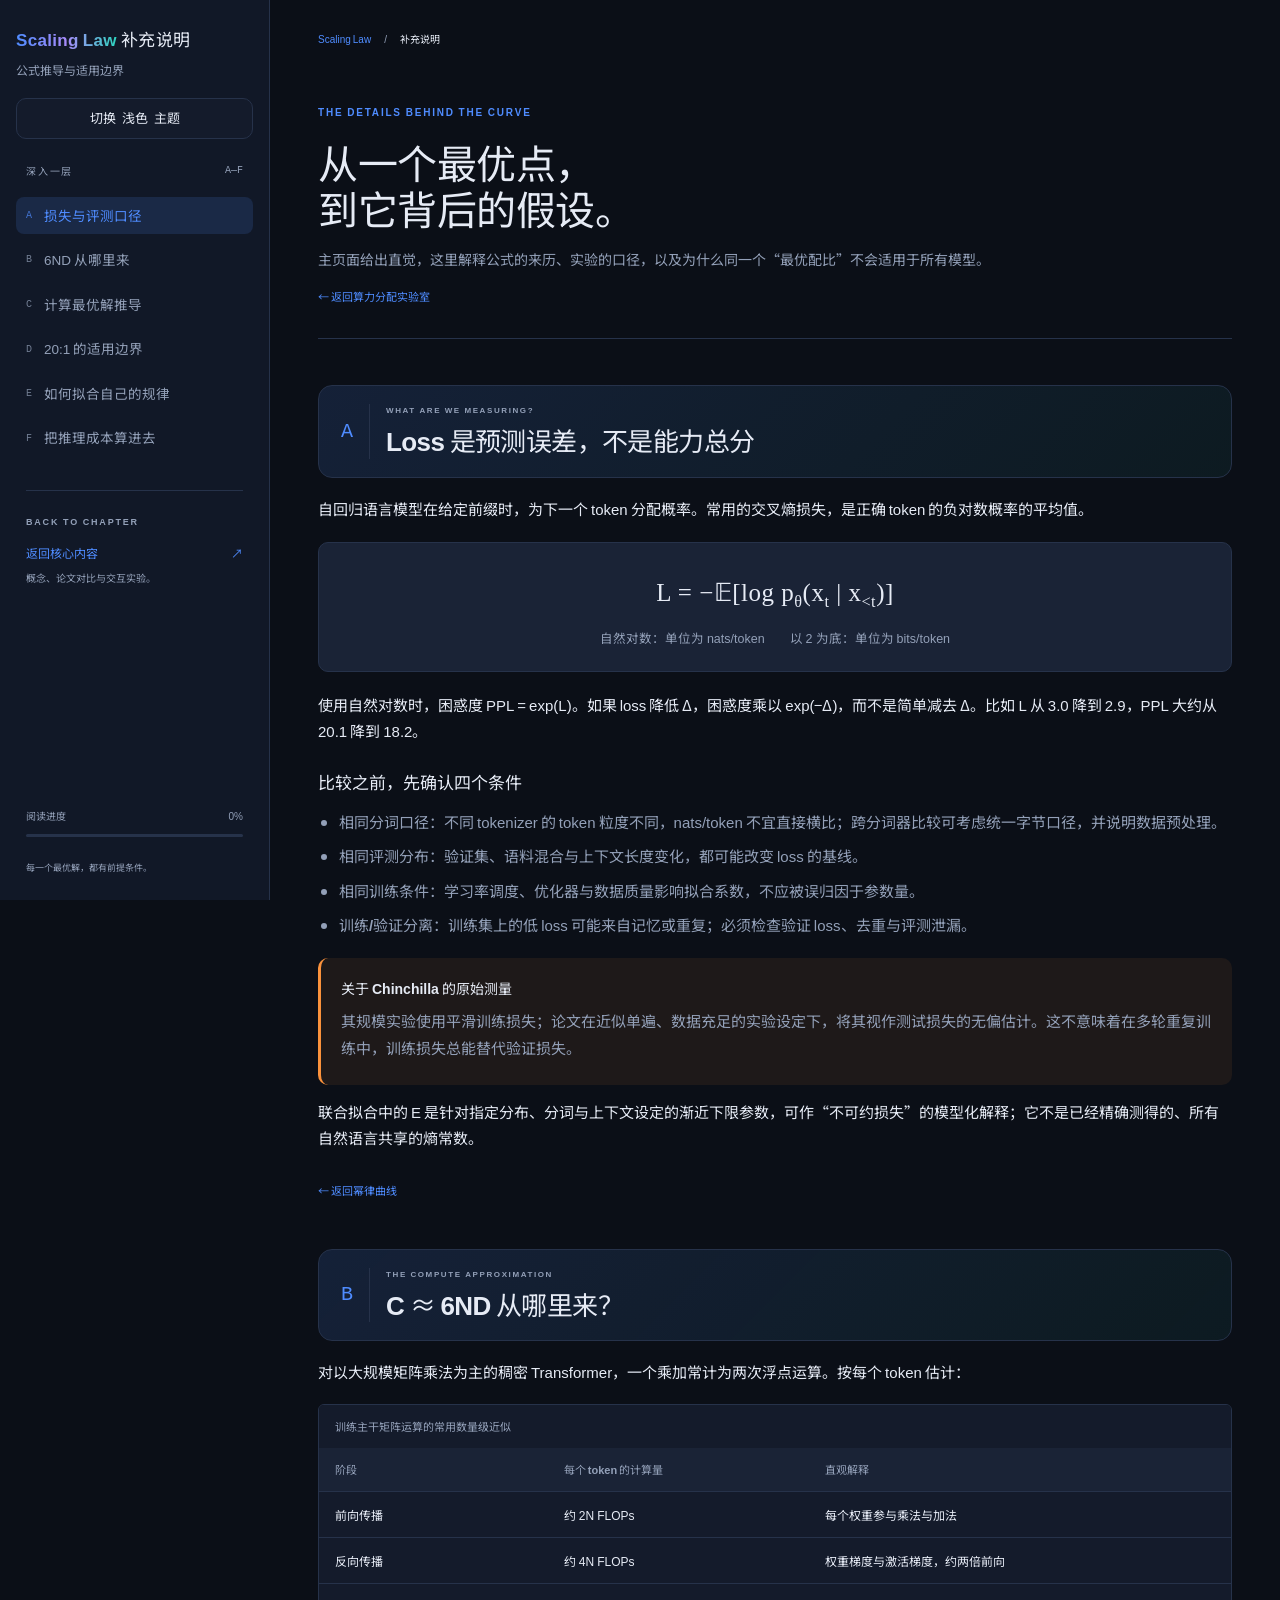
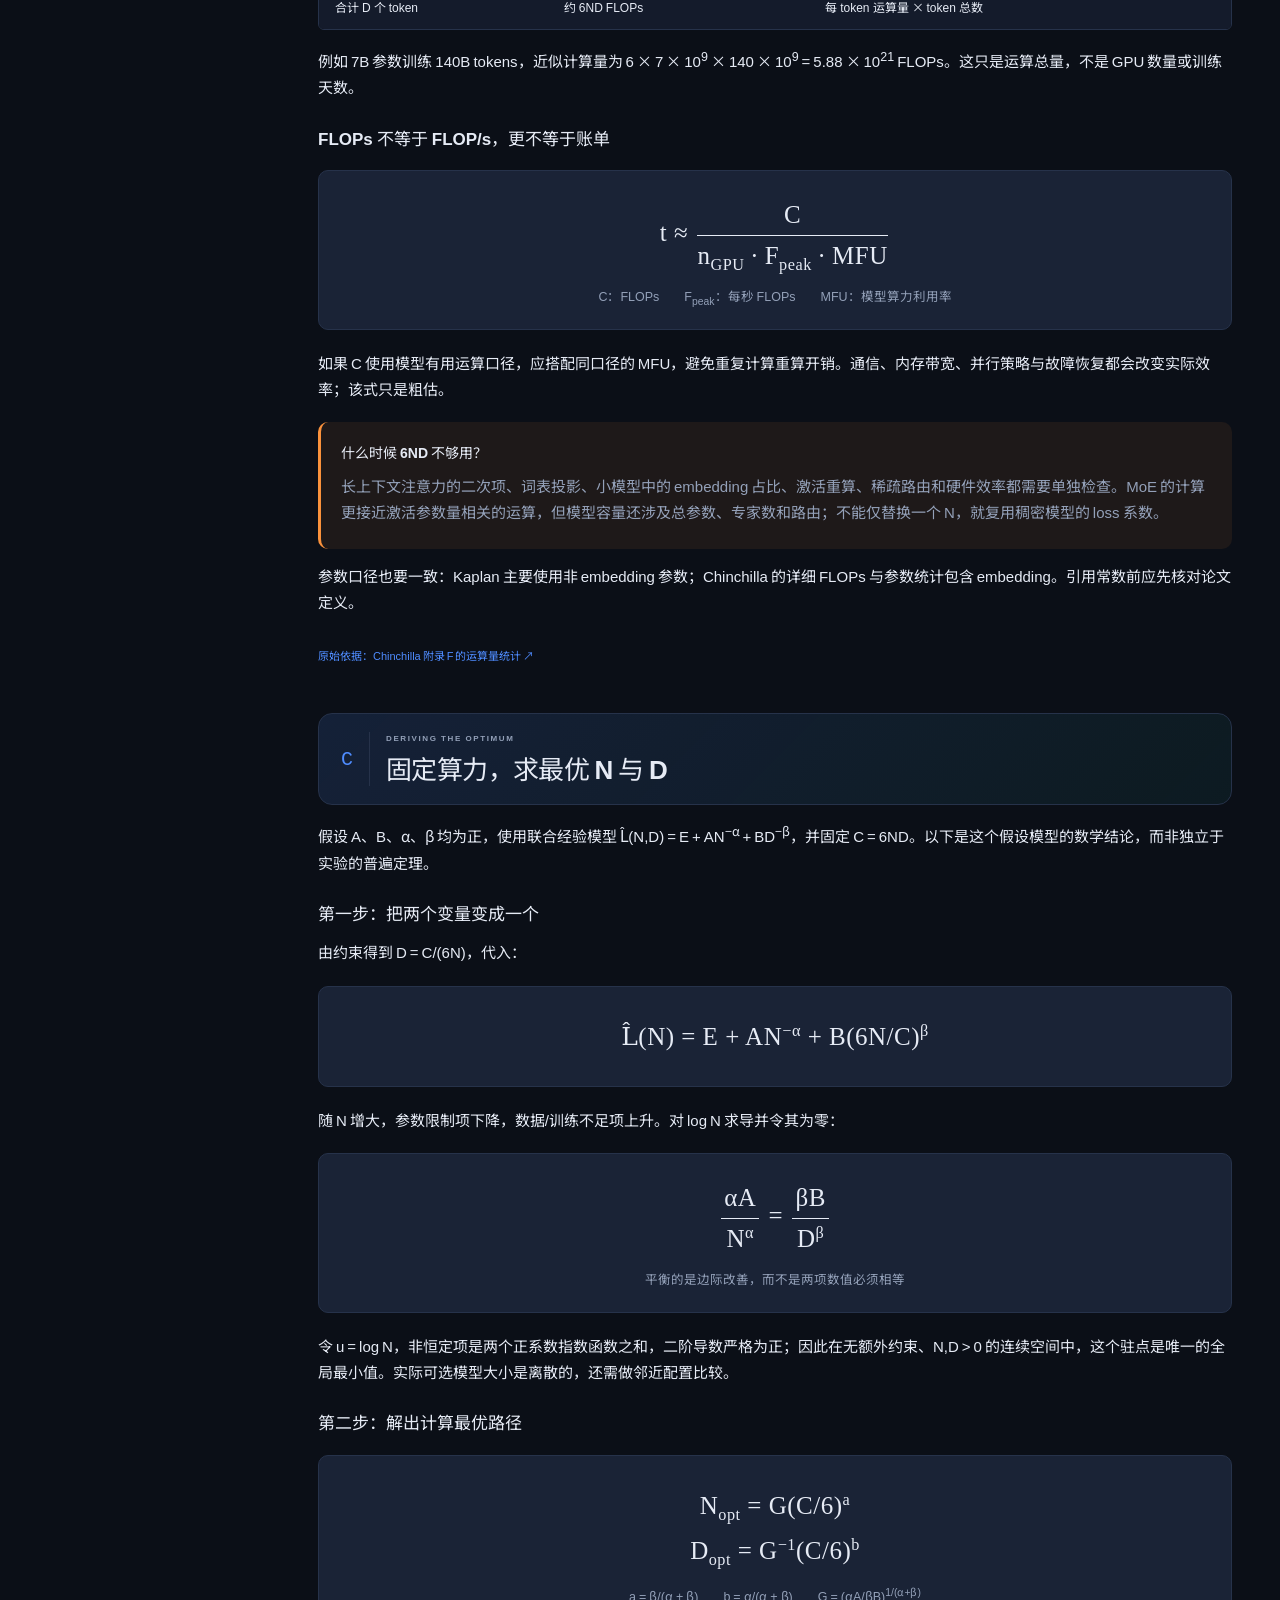
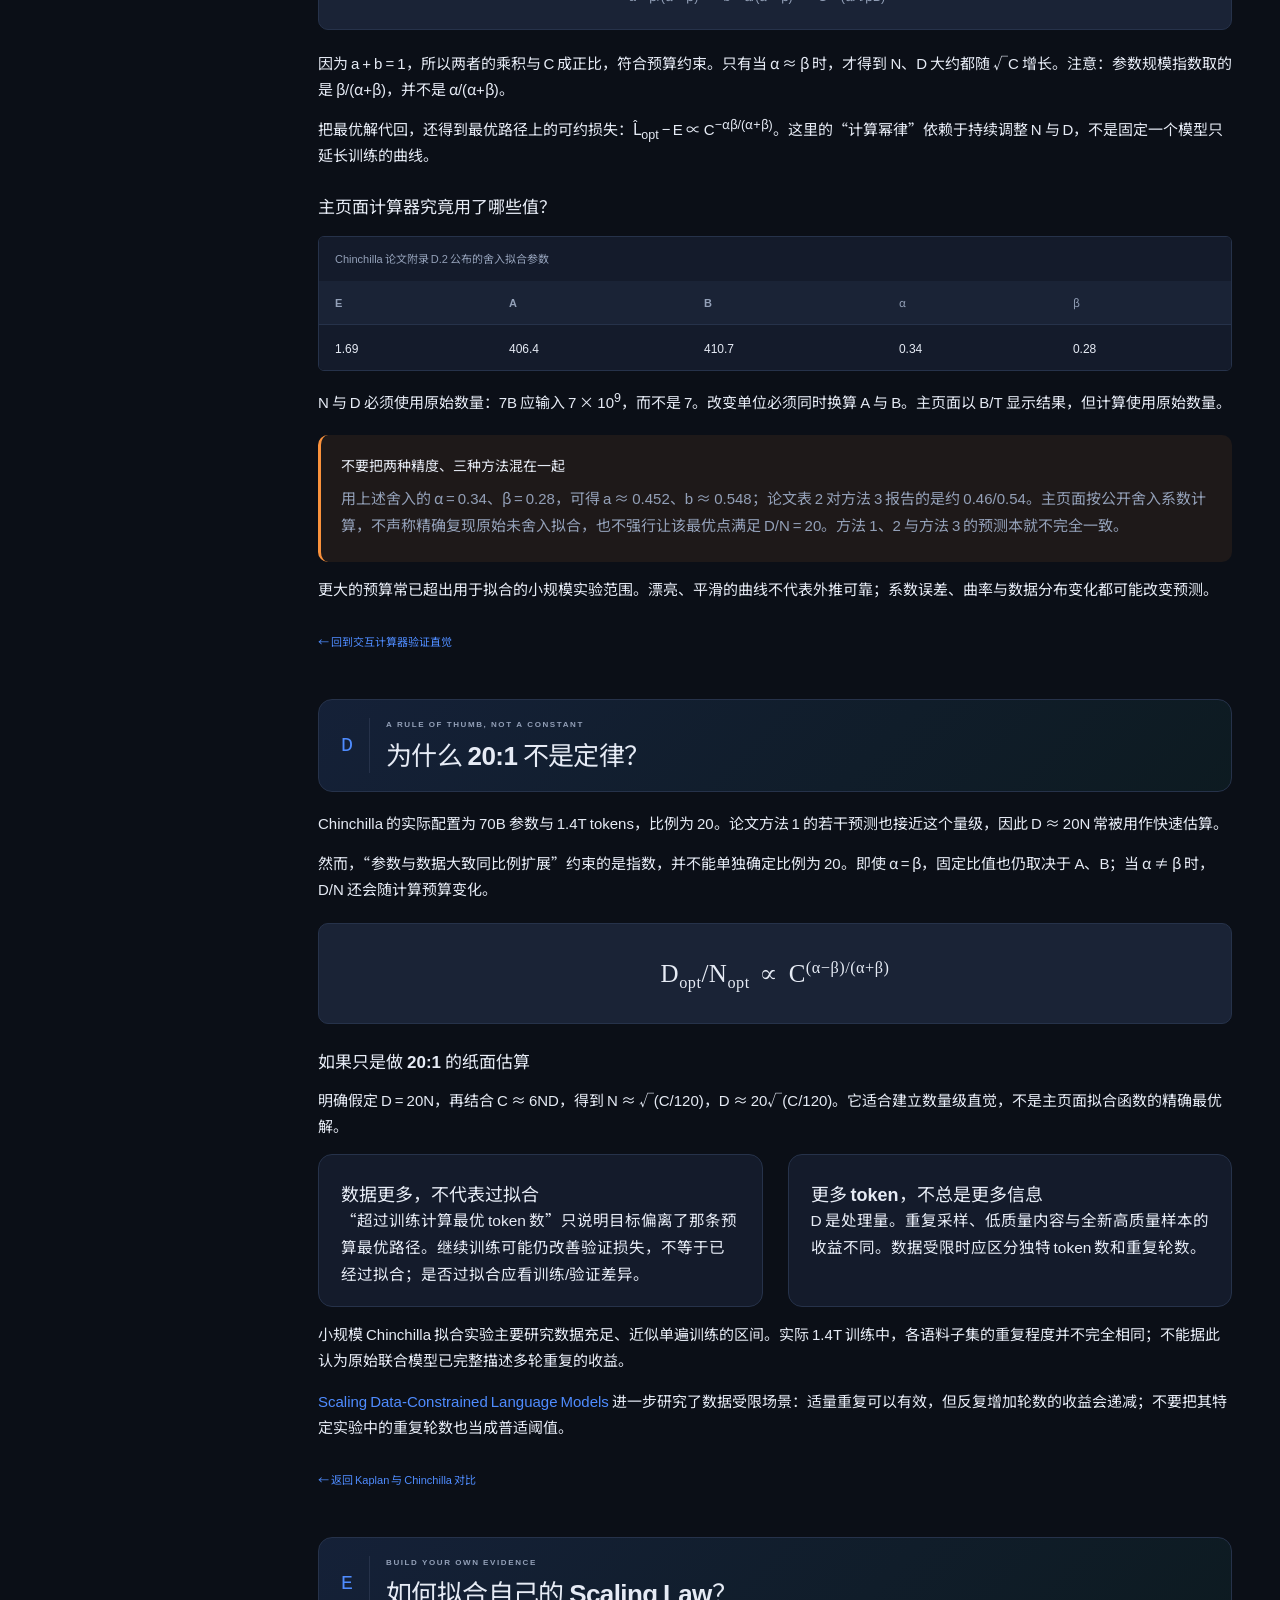
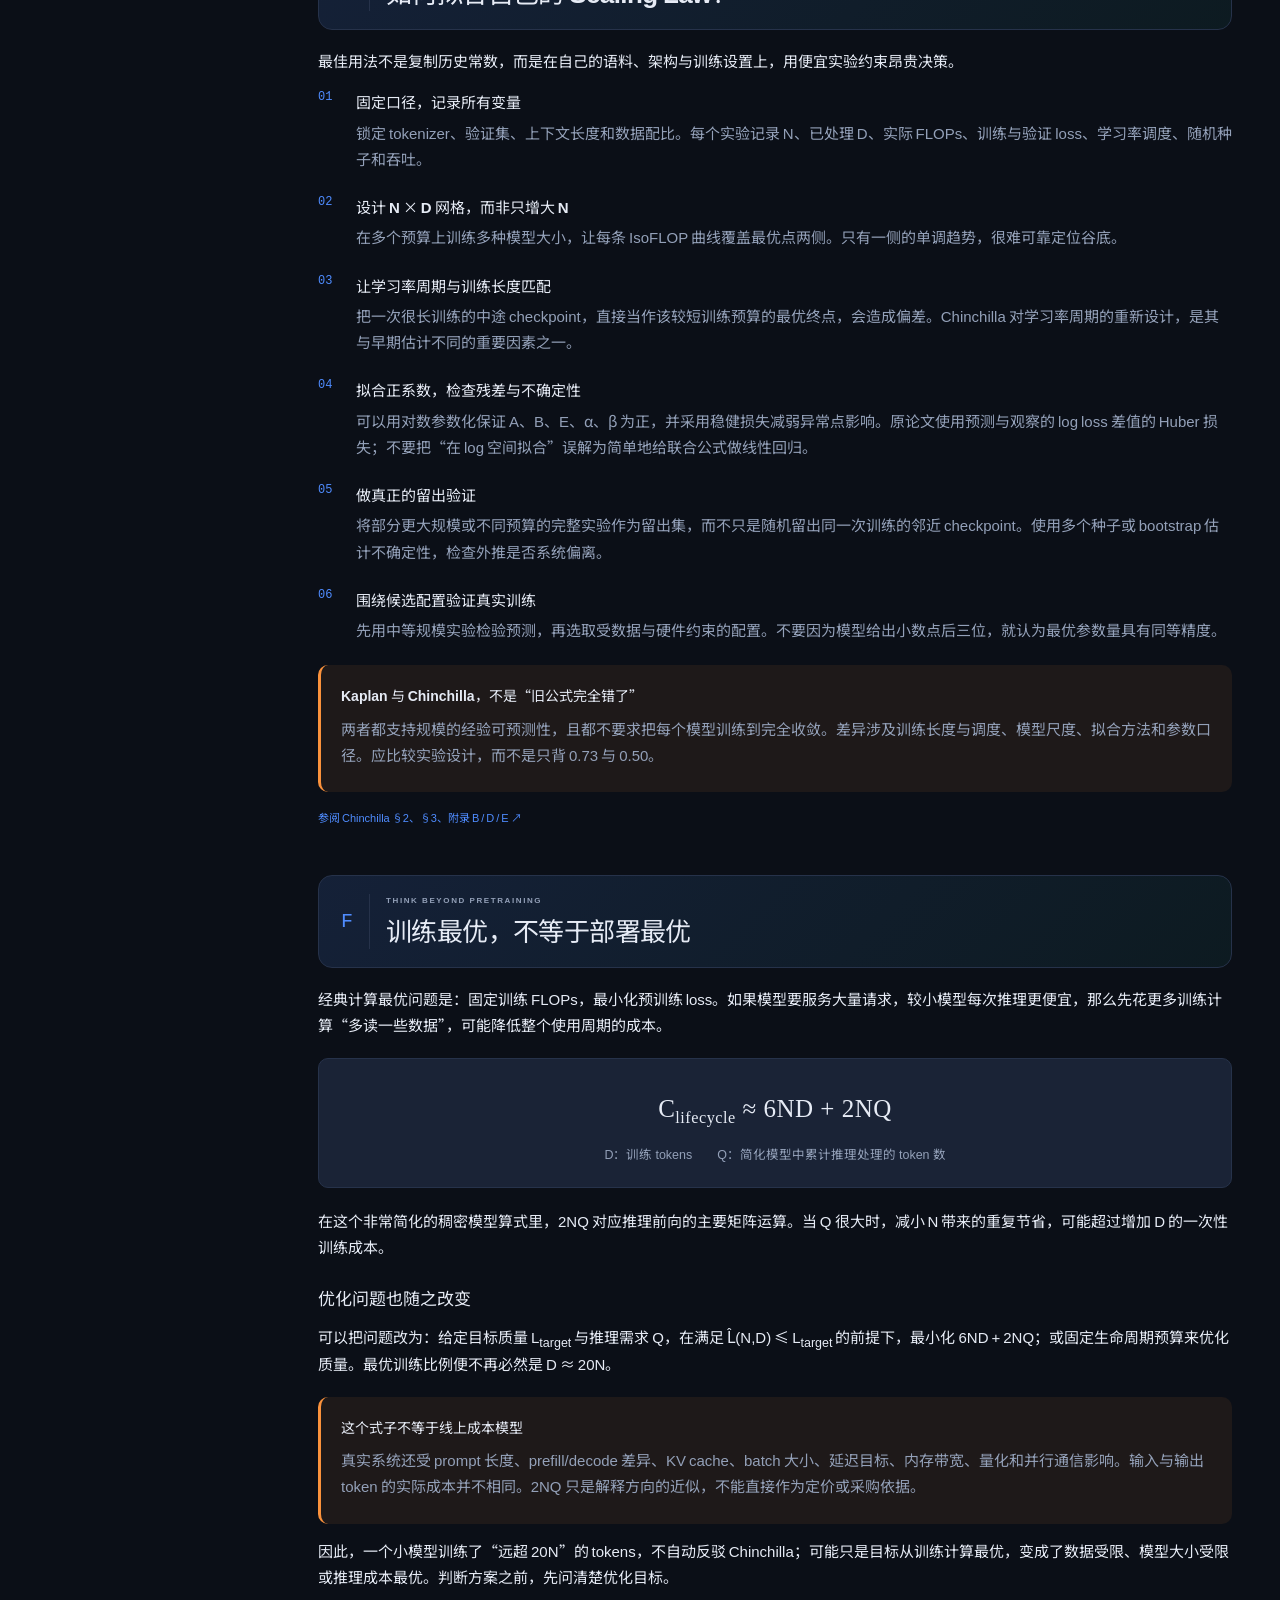
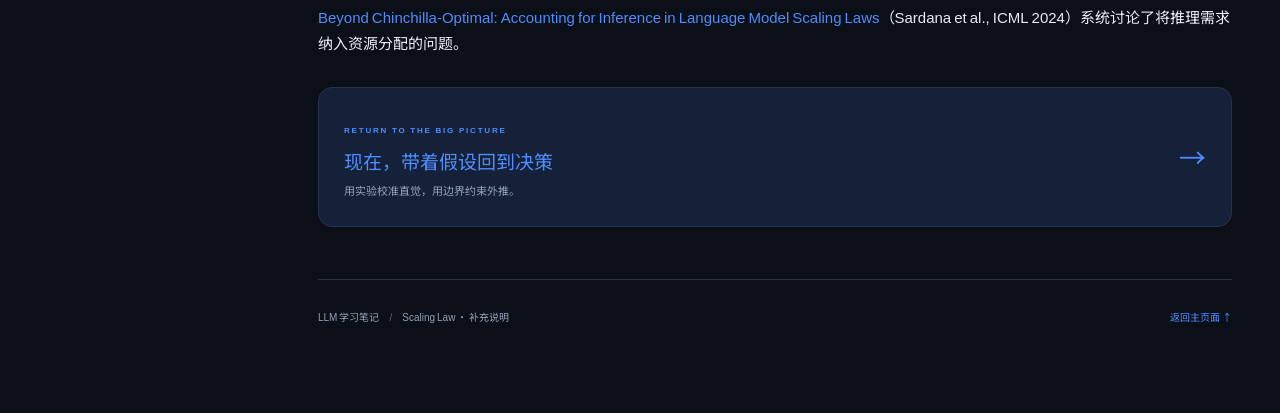
<file: core_chapters/scaling_law/notes.html>
<!DOCTYPE html>
<html lang="zh-CN">
<head>
  <meta charset="UTF-8">
  <meta name="viewport" content="width=device-width, initial-scale=1.0">
  <meta name="description" content="Scaling Law 补充说明：交叉熵与困惑度、6ND 的来源、Chinchilla 最优解推导、20:1 的边界和推理成本。">
  <meta name="color-scheme" content="light dark">
  <title>公式推导与适用边界 · Scaling Law</title>
  <link rel="icon" href="data:image/svg+xml,%3Csvg xmlns='http://www.w3.org/2000/svg' viewBox='0 0 40 40'%3E%3Crect width='40' height='40' rx='10' fill='%234f8cff'/%3E%3Cpath d='M9 11v20h23M13 15l6 8 6 3 6 1' fill='none' stroke='%23fff' stroke-width='2.5'/%3E%3C/svg%3E">
  <link rel="stylesheet" href="styles.css">
  <script defer src="app.js"></script>
</head>
<body>
  <a class="skip-link" href="#main">跳至正文</a>
  <div class="page-layout">
    <aside class="sidebar" aria-label="补充说明导航">
      <a class="brand" href="index.html"><span>Scaling Law</span> 补充说明</a>
      <p class="sidebar-subtitle">公式推导与适用边界</p>
      <button class="theme-toggle" type="button" aria-label="切换到浅色模式" aria-pressed="true">切换 <span>浅色</span> 主题</button>
      <div class="sidebar-heading"><span class="eyebrow">深入一层</span><span class="chapter-mark">A—F</span></div>
      <nav class="toc"><a href="#measurement" class="active" aria-current="location"><span>A</span>损失与评测口径</a><a href="#compute"><span>B</span>6ND 从哪里来</a><a href="#derivation"><span>C</span>计算最优解推导</a><a href="#ratio"><span>D</span>20:1 的适用边界</a><a href="#experiments"><span>E</span>如何拟合自己的规律</a><a href="#deployment"><span>F</span>把推理成本算进去</a></nav>
      <div class="sidebar-note"><span class="eyebrow">BACK TO CHAPTER</span><a href="index.html">返回核心内容 <span aria-hidden="true">↗</span></a><p>概念、论文对比与交互实验。</p></div>
      <div class="reading-progress"><span>阅读进度 <output id="reading-percent">0%</output></span><div class="progress-track"><div id="reading-bar"></div></div></div>
      <p class="sidebar-bottom">每一个最优解，都有前提条件。</p>
    </aside>
    <main id="main" class="supplement">
      <div class="breadcrumb"><a href="index.html">Scaling Law</a><span aria-hidden="true">/</span><strong>补充说明</strong></div>
      <div class="supplement-hero"><span class="eyebrow accent">THE DETAILS BEHIND THE CURVE</span><h1>从一个最优点，<br>到它背后的假设。</h1><p>主页面给出直觉，这里解释公式的来历、实验的口径，以及为什么同一个“最优配比”不会适用于所有模型。</p><a class="return-link" href="index.html#lab">← 返回算力分配实验室</a></div>

      <section id="measurement" class="content-section">
        <div class="section-heading"><span class="section-number">A</span><div><span class="eyebrow">WHAT ARE WE MEASURING?</span><h2>Loss 是预测误差，不是能力总分</h2></div></div>
        <p>自回归语言模型在给定前缀时，为下一个 token 分配概率。常用的交叉熵损失，是正确 token 的负对数概率的平均值。</p>
        <div class="formula-panel"><div class="formula" role="math" aria-label="L 等于负的 log p theta of x t given x less than t 的期望">L = −𝔼[log p<sub>θ</sub>(x<sub>t</sub> | x<sub>&lt;t</sub>)]</div><div class="formula-key"><span>自然对数：单位为 nats/token</span><span>以 2 为底：单位为 bits/token</span></div></div>
        <p>使用自然对数时，困惑度 PPL = exp(L)。如果 loss 降低 Δ，困惑度乘以 exp(−Δ)，而不是简单减去 Δ。比如 L 从 3.0 降到 2.9，PPL 大约从 20.1 降到 18.2。</p>
        <h3>比较之前，先确认四个条件</h3>
        <ul><li><strong>相同分词口径：</strong>不同 tokenizer 的 token 粒度不同，nats/token 不宜直接横比；跨分词器比较可考虑统一字节口径，并说明数据预处理。</li><li><strong>相同评测分布：</strong>验证集、语料混合与上下文长度变化，都可能改变 loss 的基线。</li><li><strong>相同训练条件：</strong>学习率调度、优化器与数据质量影响拟合系数，不应被误归因于参数量。</li><li><strong>训练/验证分离：</strong>训练集上的低 loss 可能来自记忆或重复；必须检查验证 loss、去重与评测泄漏。</li></ul>
        <div class="callout"><strong>关于 Chinchilla 的原始测量</strong><p>其规模实验使用平滑训练损失；论文在近似单遍、数据充足的实验设定下，将其视作测试损失的无偏估计。这不意味着在多轮重复训练中，训练损失总能替代验证损失。</p></div>
        <p>联合拟合中的 E 是针对指定分布、分词与上下文设定的渐近下限参数，可作“不可约损失”的模型化解释；它不是已经精确测得的、所有自然语言共享的熵常数。</p>
        <a class="return-link" href="index.html#power-law">← 返回幂律曲线</a>
      </section>

      <section id="compute" class="content-section">
        <div class="section-heading"><span class="section-number">B</span><div><span class="eyebrow">THE COMPUTE APPROXIMATION</span><h2>C ≈ 6ND 从哪里来？</h2></div></div>
        <p>对以大规模矩阵乘法为主的稠密 Transformer，一个乘加常计为两次浮点运算。按每个 token 估计：</p>
        <div class="table-wrap"><table><caption>训练主干矩阵运算的常用数量级近似</caption><thead><tr><th scope="col">阶段</th><th scope="col">每个 token 的计算量</th><th scope="col">直观解释</th></tr></thead><tbody><tr><td>前向传播</td><td>约 2N FLOPs</td><td>每个权重参与乘法与加法</td></tr><tr><td>反向传播</td><td>约 4N FLOPs</td><td>权重梯度与激活梯度，约两倍前向</td></tr><tr><td>合计 D 个 token</td><td>约 6ND FLOPs</td><td>每 token 运算量 × token 总数</td></tr></tbody></table></div>
        <p>例如 7B 参数训练 140B tokens，近似计算量为 6 × 7 × 10<sup>9</sup> × 140 × 10<sup>9</sup> = 5.88 × 10<sup>21</sup> FLOPs。这只是运算总量，不是 GPU 数量或训练天数。</p>
        <h3>FLOPs 不等于 FLOP/s，更不等于账单</h3>
        <div class="formula-panel"><div class="formula" role="math" aria-label="训练时间约等于计算量除以设备数乘以单设备峰值吞吐乘以模型算力利用率">t ≈ <span class="frac"><span>C</span><span>n<sub>GPU</sub> · F<sub>peak</sub> · MFU</span></span></div><div class="formula-key"><span>C：FLOPs</span><span>F<sub>peak</sub>：每秒 FLOPs</span><span>MFU：模型算力利用率</span></div></div>
        <p>如果 C 使用模型有用运算口径，应搭配同口径的 MFU，避免重复计算重算开销。通信、内存带宽、并行策略与故障恢复都会改变实际效率；该式只是粗估。</p>
        <div class="callout"><strong>什么时候 6ND 不够用？</strong><p>长上下文注意力的二次项、词表投影、小模型中的 embedding 占比、激活重算、稀疏路由和硬件效率都需要单独检查。MoE 的计算更接近激活参数量相关的运算，但模型容量还涉及总参数、专家数和路由；不能仅替换一个 N，就复用稠密模型的 loss 系数。</p></div>
        <p>参数口径也要一致：Kaplan 主要使用非 embedding 参数；Chinchilla 的详细 FLOPs 与参数统计包含 embedding。引用常数前应先核对论文定义。</p>
        <a class="return-link" href="https://ar5iv.labs.arxiv.org/html/2203.15556#A6" target="_blank" rel="noopener noreferrer">原始依据：Chinchilla 附录 F 的运算量统计 ↗</a>
      </section>

      <section id="derivation" class="content-section">
        <div class="section-heading"><span class="section-number">C</span><div><span class="eyebrow">DERIVING THE OPTIMUM</span><h2>固定算力，求最优 N 与 D</h2></div></div>
        <p>假设 A、B、α、β 均为正，使用联合经验模型 L̂(N,D) = E + AN<sup>−α</sup> + BD<sup>−β</sup>，并固定 C = 6ND。以下是这个假设模型的数学结论，而非独立于实验的普遍定理。</p>
        <h3>第一步：把两个变量变成一个</h3>
        <p>由约束得到 D = C/(6N)，代入：</p>
        <div class="formula-panel"><div class="formula" role="math" aria-label="L of N 等于 E 加 A N 的负 alpha 次方，加 B 乘 6N 除以 C 的 beta 次方">L̂(N) = E + AN<sup>−α</sup> + B(6N/C)<sup>β</sup></div></div>
        <p>随 N 增大，参数限制项下降，数据/训练不足项上升。对 log N 求导并令其为零：</p>
        <div class="formula-panel"><div class="formula" role="math" aria-label="最优点满足 alpha A 除以 N 的 alpha 次方，等于 beta B 除以 D 的 beta 次方"><span class="frac"><span>αA</span><span>N<sup>α</sup></span></span> = <span class="frac"><span>βB</span><span>D<sup>β</sup></span></span></div><div class="formula-key"><span>平衡的是边际改善，而不是两项数值必须相等</span></div></div>
        <p>令 u = log N，非恒定项是两个正系数指数函数之和，二阶导数严格为正；因此在无额外约束、N,D &gt; 0 的连续空间中，这个驻点是唯一的全局最小值。实际可选模型大小是离散的，还需做邻近配置比较。</p>
        <h3>第二步：解出计算最优路径</h3>
        <div class="formula-panel"><div class="formula" role="math" aria-label="N optimal 等于 G 乘 C 除以 6 的 a 次方；D optimal 等于 G 的负一次方乘 C 除以 6 的 b 次方">N<sub>opt</sub> = G(C/6)<sup>a</sup><br>D<sub>opt</sub> = G<sup>−1</sup>(C/6)<sup>b</sup></div><div class="formula-key"><span>a = β/(α + β)</span><span>b = α/(α + β)</span><span>G = (αA/βB)<sup>1/(α+β)</sup></span></div></div>
        <p>因为 a + b = 1，所以两者的乘积与 C 成正比，符合预算约束。只有当 α ≈ β 时，才得到 N、D 大约都随 √C 增长。注意：参数规模指数取的是 β/(α+β)，并不是 α/(α+β)。</p>
        <p>把最优解代回，还得到最优路径上的可约损失：L̂<sub>opt</sub> − E ∝ C<sup>−αβ/(α+β)</sup>。这里的“计算幂律”依赖于持续调整 N 与 D，不是固定一个模型只延长训练的曲线。</p>
        <h3>主页面计算器究竟用了哪些值？</h3>
        <div class="table-wrap"><table><caption>Chinchilla 论文附录 D.2 公布的舍入拟合参数</caption><thead><tr><th scope="col">E</th><th scope="col">A</th><th scope="col">B</th><th scope="col">α</th><th scope="col">β</th></tr></thead><tbody><tr><td>1.69</td><td>406.4</td><td>410.7</td><td>0.34</td><td>0.28</td></tr></tbody></table></div>
        <p>N 与 D 必须使用原始数量：7B 应输入 7 × 10<sup>9</sup>，而不是 7。改变单位必须同时换算 A 与 B。主页面以 B/T 显示结果，但计算使用原始数量。</p>
        <div class="callout"><strong>不要把两种精度、三种方法混在一起</strong><p>用上述舍入的 α = 0.34、β = 0.28，可得 a ≈ 0.452、b ≈ 0.548；论文表 2 对方法 3 报告的是约 0.46/0.54。主页面按公开舍入系数计算，不声称精确复现原始未舍入拟合，也不强行让该最优点满足 D/N = 20。方法 1、2 与方法 3 的预测本就不完全一致。</p></div>
        <p>更大的预算常已超出用于拟合的小规模实验范围。漂亮、平滑的曲线不代表外推可靠；系数误差、曲率与数据分布变化都可能改变预测。</p>
        <a class="return-link" href="index.html#lab">← 回到交互计算器验证直觉</a>
      </section>

      <section id="ratio" class="content-section">
        <div class="section-heading"><span class="section-number">D</span><div><span class="eyebrow">A RULE OF THUMB, NOT A CONSTANT</span><h2>为什么 20:1 不是定律？</h2></div></div>
        <p>Chinchilla 的实际配置为 70B 参数与 1.4T tokens，比例为 20。论文方法 1 的若干预测也接近这个量级，因此 D ≈ 20N 常被用作快速估算。</p>
        <p>然而，“参数与数据大致同比例扩展”约束的是指数，并不能单独确定比例为 20。即使 α = β，固定比值也仍取决于 A、B；当 α ≠ β 时，D/N 还会随计算预算变化。</p>
        <div class="formula-panel"><div class="formula" role="math" aria-label="最优数据与参数的比值正比于 C 的 alpha 减 beta 除以 alpha 加 beta 次方">D<sub>opt</sub>/N<sub>opt</sub> ∝ C<sup>(α−β)/(α+β)</sup></div></div>
        <h3>如果只是做 20:1 的纸面估算</h3>
        <p>明确假定 D = 20N，再结合 C ≈ 6ND，得到 N ≈ √(C/120)，D ≈ 20√(C/120)。它适合建立数量级直觉，不是主页面拟合函数的精确最优解。</p>
        <div class="two-column"><article class="boundary-card"><h3>数据更多，不代表过拟合</h3><p>“超过训练计算最优 token 数”只说明目标偏离了那条预算最优路径。继续训练可能仍改善验证损失，不等于已经过拟合；是否过拟合应看训练/验证差异。</p></article><article class="boundary-card"><h3>更多 token，不总是更多信息</h3><p>D 是处理量。重复采样、低质量内容与全新高质量样本的收益不同。数据受限时应区分独特 token 数和重复轮数。</p></article></div>
        <p>小规模 Chinchilla 拟合实验主要研究数据充足、近似单遍训练的区间。实际 1.4T 训练中，各语料子集的重复程度并不完全相同；不能据此认为原始联合模型已完整描述多轮重复的收益。</p>
        <p><a href="https://arxiv.org/abs/2305.16264" target="_blank" rel="noopener noreferrer">Scaling Data-Constrained Language Models</a> 进一步研究了数据受限场景：适量重复可以有效，但反复增加轮数的收益会递减；不要把其特定实验中的重复轮数也当成普适阈值。</p>
        <a class="return-link" href="index.html#chinchilla">← 返回 Kaplan 与 Chinchilla 对比</a>
      </section>

      <section id="experiments" class="content-section">
        <div class="section-heading"><span class="section-number">E</span><div><span class="eyebrow">BUILD YOUR OWN EVIDENCE</span><h2>如何拟合自己的 Scaling Law？</h2></div></div>
        <p>最佳用法不是复制历史常数，而是在自己的语料、架构与训练设置上，用便宜实验约束昂贵决策。</p>
        <ol class="note-steps"><li><strong>固定口径，记录所有变量</strong>锁定 tokenizer、验证集、上下文长度和数据配比。每个实验记录 N、已处理 D、实际 FLOPs、训练与验证 loss、学习率调度、随机种子和吞吐。</li><li><strong>设计 N × D 网格，而非只增大 N</strong>在多个预算上训练多种模型大小，让每条 IsoFLOP 曲线覆盖最优点两侧。只有一侧的单调趋势，很难可靠定位谷底。</li><li><strong>让学习率周期与训练长度匹配</strong>把一次很长训练的中途 checkpoint，直接当作该较短训练预算的最优终点，会造成偏差。Chinchilla 对学习率周期的重新设计，是其与早期估计不同的重要因素之一。</li><li><strong>拟合正系数，检查残差与不确定性</strong>可以用对数参数化保证 A、B、E、α、β 为正，并采用稳健损失减弱异常点影响。原论文使用预测与观察的 log loss 差值的 Huber 损失；不要把“在 log 空间拟合”误解为简单地给联合公式做线性回归。</li><li><strong>做真正的留出验证</strong>将部分更大规模或不同预算的完整实验作为留出集，而不只是随机留出同一次训练的邻近 checkpoint。使用多个种子或 bootstrap 估计不确定性，检查外推是否系统偏离。</li><li><strong>围绕候选配置验证真实训练</strong>先用中等规模实验检验预测，再选取受数据与硬件约束的配置。不要因为模型给出小数点后三位，就认为最优参数量具有同等精度。</li></ol>
        <div class="callout"><strong>Kaplan 与 Chinchilla，不是“旧公式完全错了”</strong><p>两者都支持规模的经验可预测性，且都不要求把每个模型训练到完全收敛。差异涉及训练长度与调度、模型尺度、拟合方法和参数口径。应比较实验设计，而不是只背 0.73 与 0.50。</p></div>
        <a class="return-link" href="https://arxiv.org/abs/2203.15556" target="_blank" rel="noopener noreferrer">参阅 Chinchilla §2、§3、附录 B / D / E ↗</a>
      </section>

      <section id="deployment" class="content-section">
        <div class="section-heading"><span class="section-number">F</span><div><span class="eyebrow">THINK BEYOND PRETRAINING</span><h2>训练最优，不等于部署最优</h2></div></div>
        <p>经典计算最优问题是：固定训练 FLOPs，最小化预训练 loss。如果模型要服务大量请求，较小模型每次推理更便宜，那么先花更多训练计算“多读一些数据”，可能降低整个使用周期的成本。</p>
        <div class="formula-panel"><div class="formula" role="math" aria-label="生命周期计算量约等于 6ND 加 2NQ">C<sub>lifecycle</sub> ≈ 6ND + 2NQ</div><div class="formula-key"><span>D：训练 tokens</span><span>Q：简化模型中累计推理处理的 token 数</span></div></div>
        <p>在这个非常简化的稠密模型算式里，2NQ 对应推理前向的主要矩阵运算。当 Q 很大时，减小 N 带来的重复节省，可能超过增加 D 的一次性训练成本。</p>
        <h3>优化问题也随之改变</h3>
        <p>可以把问题改为：给定目标质量 L<sub>target</sub> 与推理需求 Q，在满足 L̂(N,D) ≤ L<sub>target</sub> 的前提下，最小化 6ND + 2NQ；或固定生命周期预算来优化质量。最优训练比例便不再必然是 D ≈ 20N。</p>
        <div class="callout"><strong>这个式子不等于线上成本模型</strong><p>真实系统还受 prompt 长度、prefill/decode 差异、KV cache、batch 大小、延迟目标、内存带宽、量化和并行通信影响。输入与输出 token 的实际成本并不相同。2NQ 只是解释方向的近似，不能直接作为定价或采购依据。</p></div>
        <p>因此，一个小模型训练了“远超 20N”的 tokens，不自动反驳 Chinchilla；可能只是目标从训练计算最优，变成了数据受限、模型大小受限或推理成本最优。判断方案之前，先问清楚优化目标。</p>
        <p><a href="https://arxiv.org/abs/2401.00448" target="_blank" rel="noopener noreferrer">Beyond Chinchilla-Optimal: Accounting for Inference in Language Model Scaling Laws</a>（Sardana et al., ICML 2024）系统讨论了将推理需求纳入资源分配的问题。</p>
        <a class="next-page" href="index.html#practice"><div><span class="eyebrow">RETURN TO THE BIG PICTURE</span><h3>现在，带着假设回到决策</h3><p>用实验校准直觉，用边界约束外推。</p></div><span aria-hidden="true">→</span></a>
      </section>
      <footer class="page-footer"><span>LLM 学习笔记 <span class="footer-divider">/</span> Scaling Law · 补充说明</span><a href="index.html">返回主页面 ↑</a></footer>
    </main>
  </div>
</body>
</html>
</file>
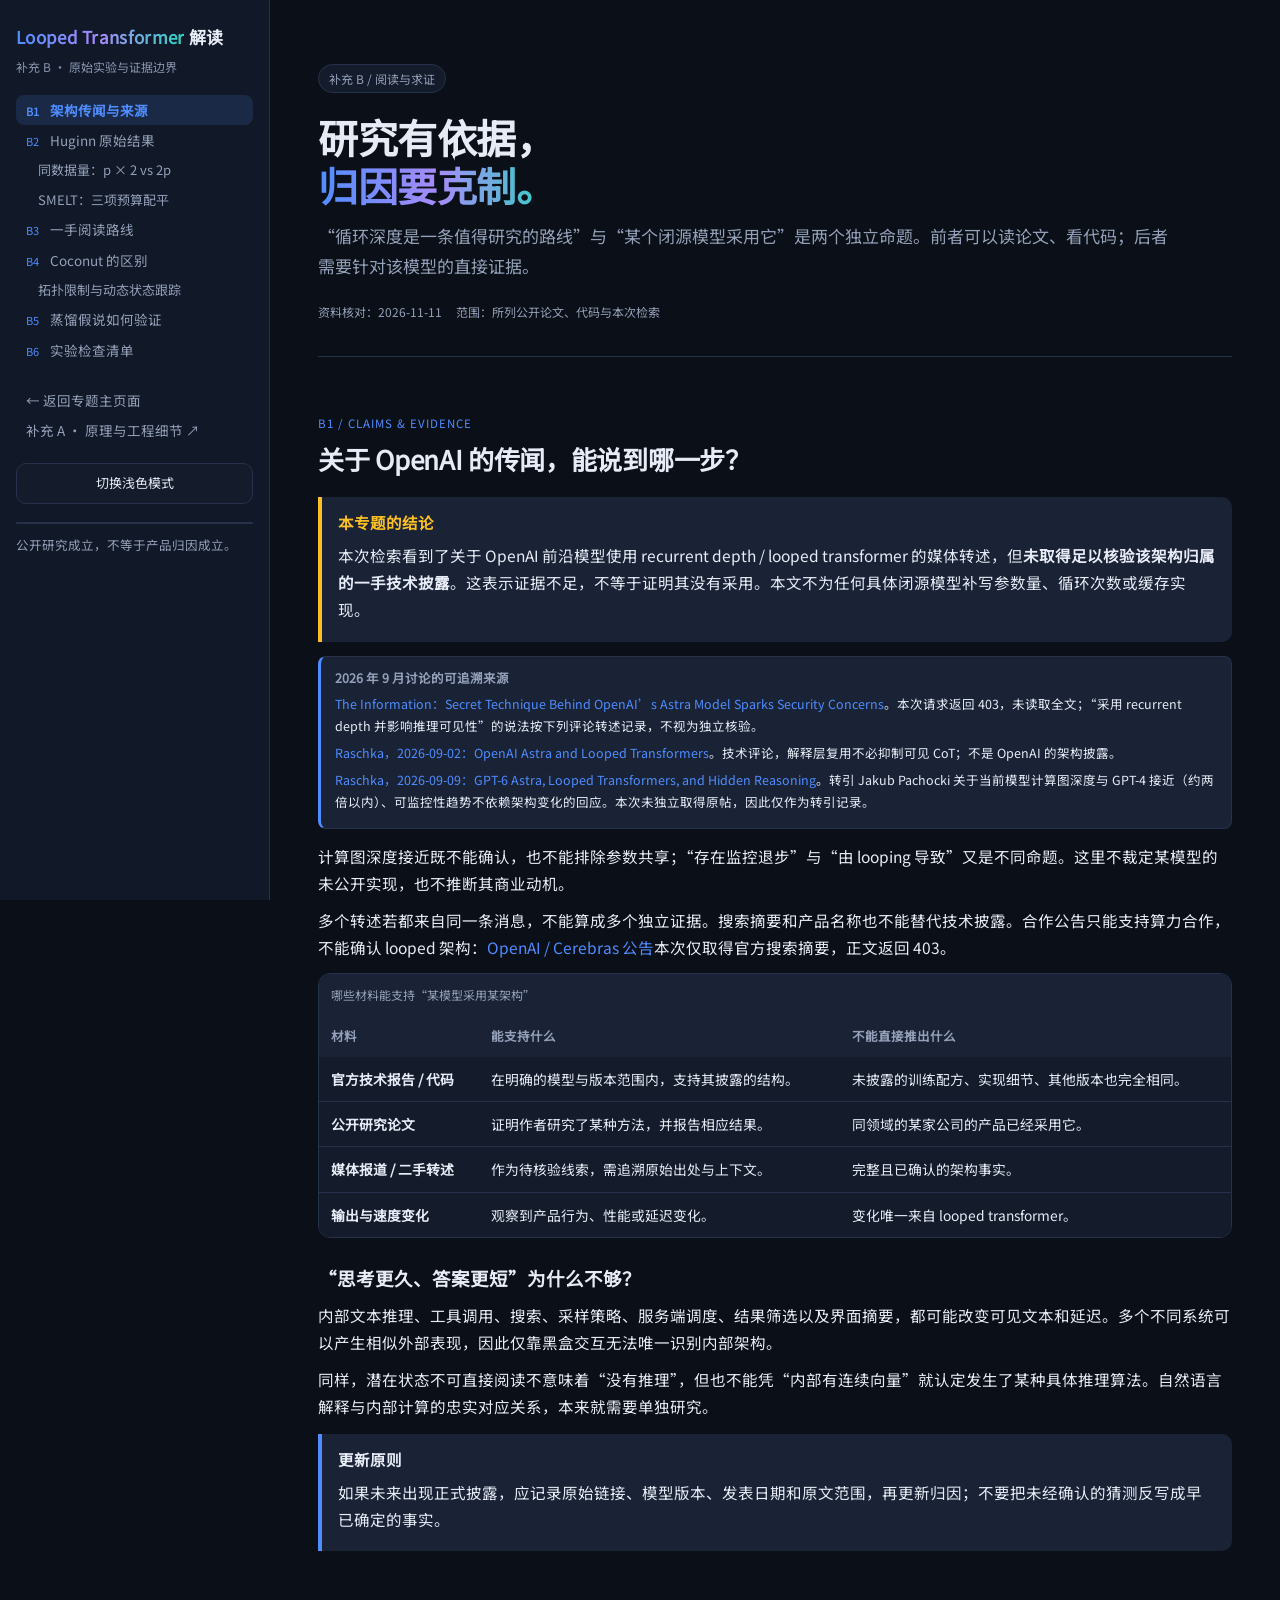
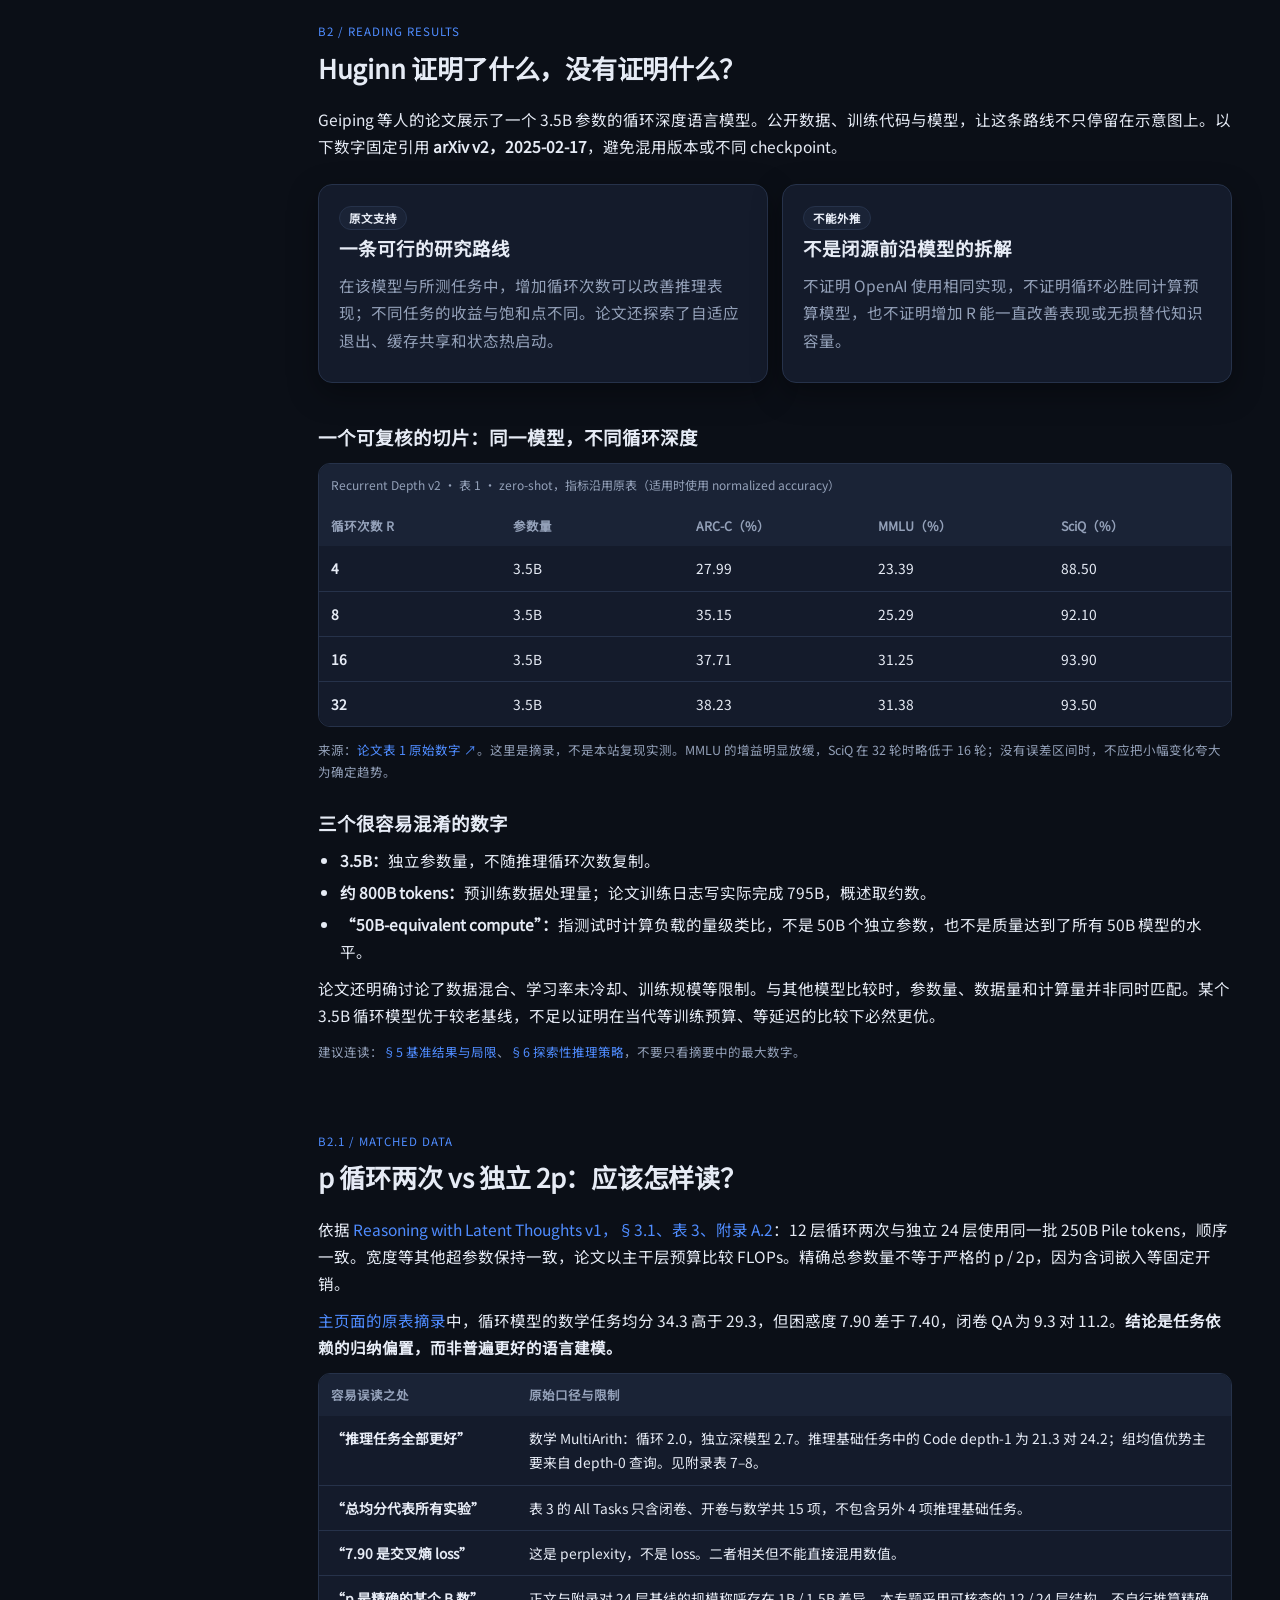
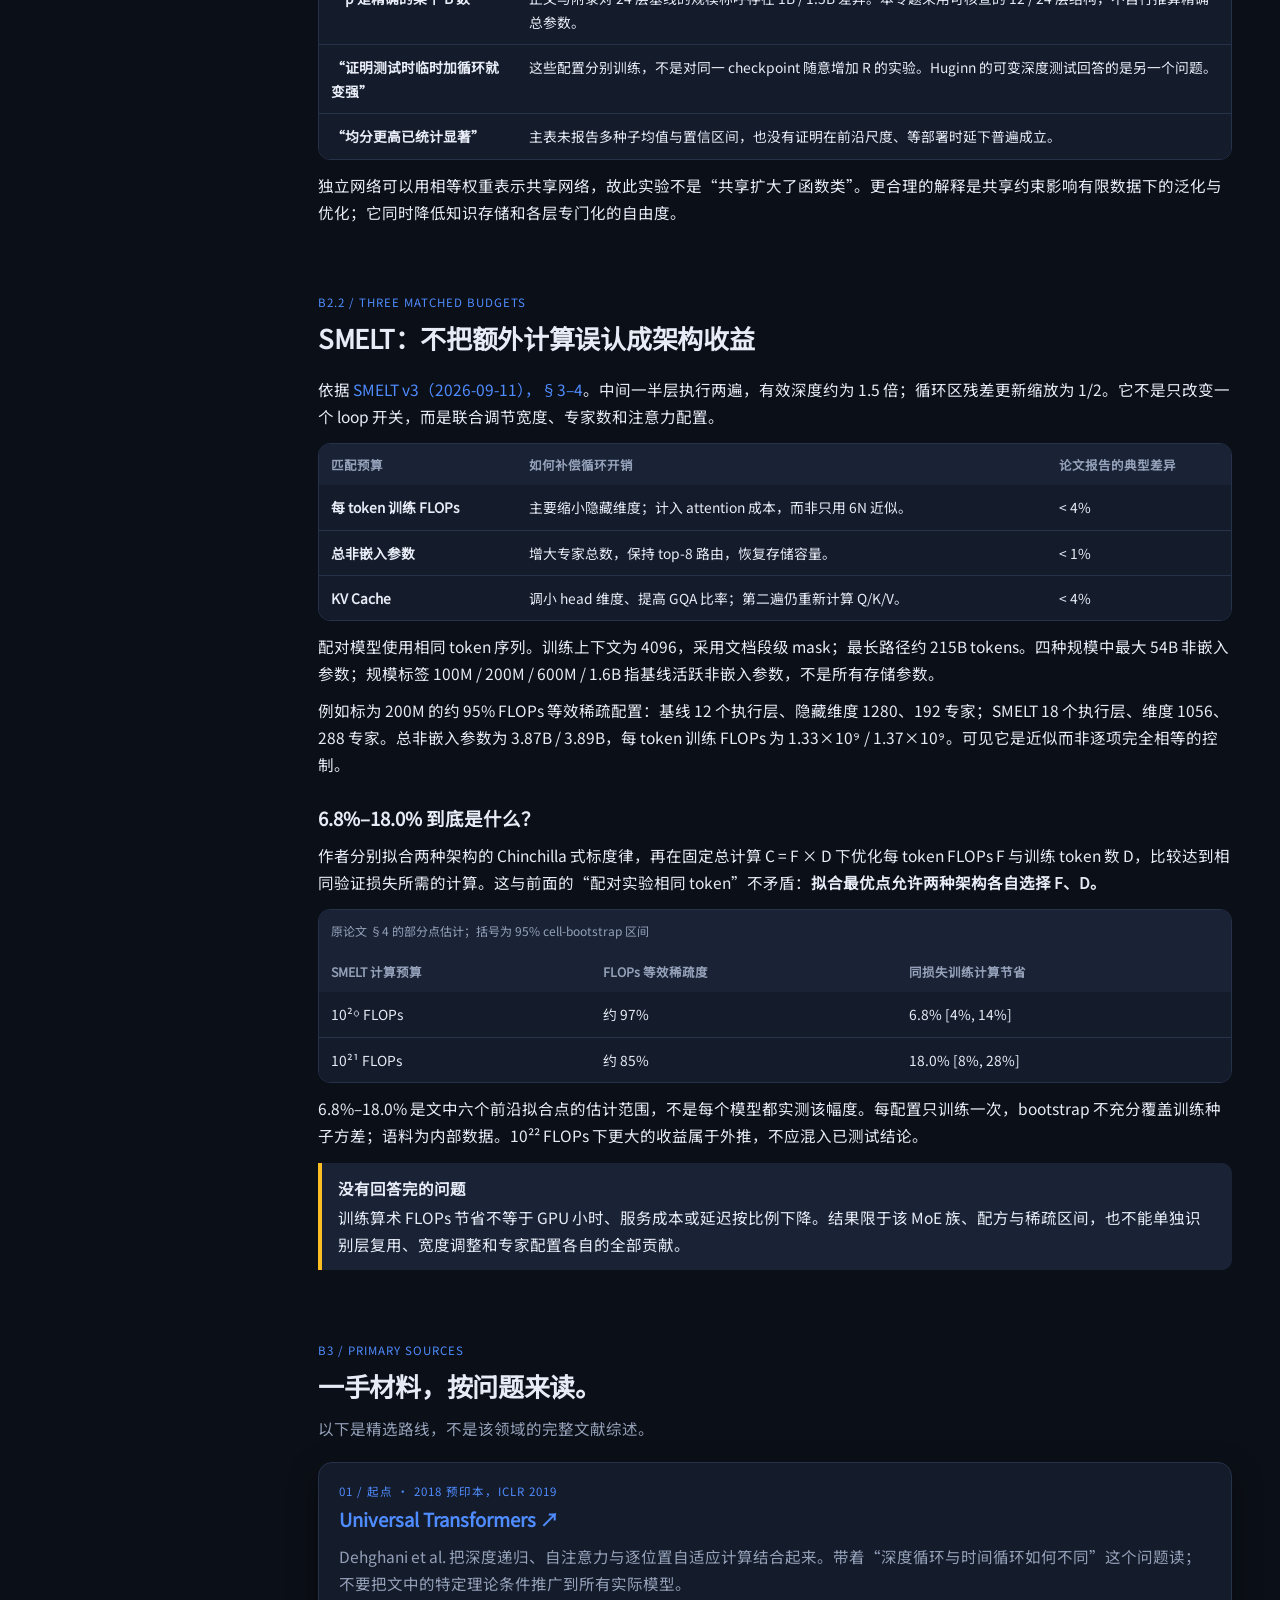
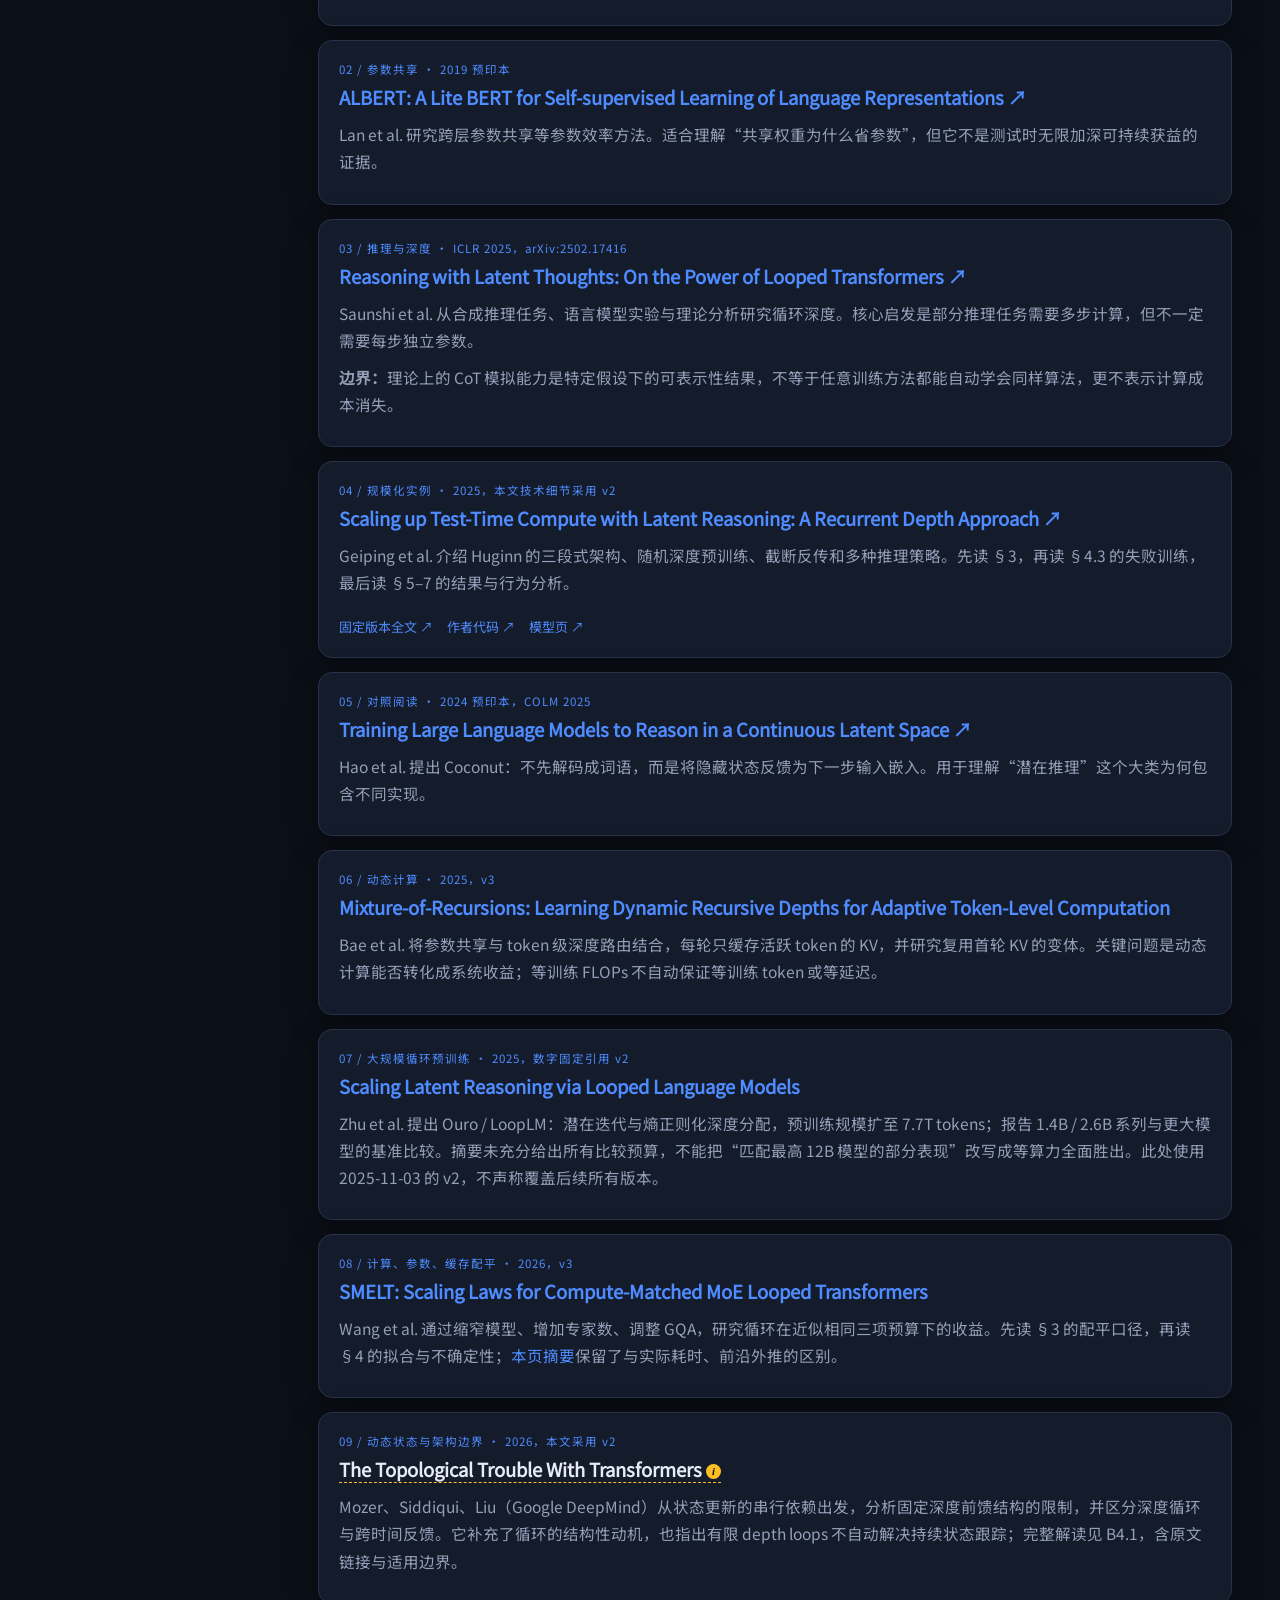
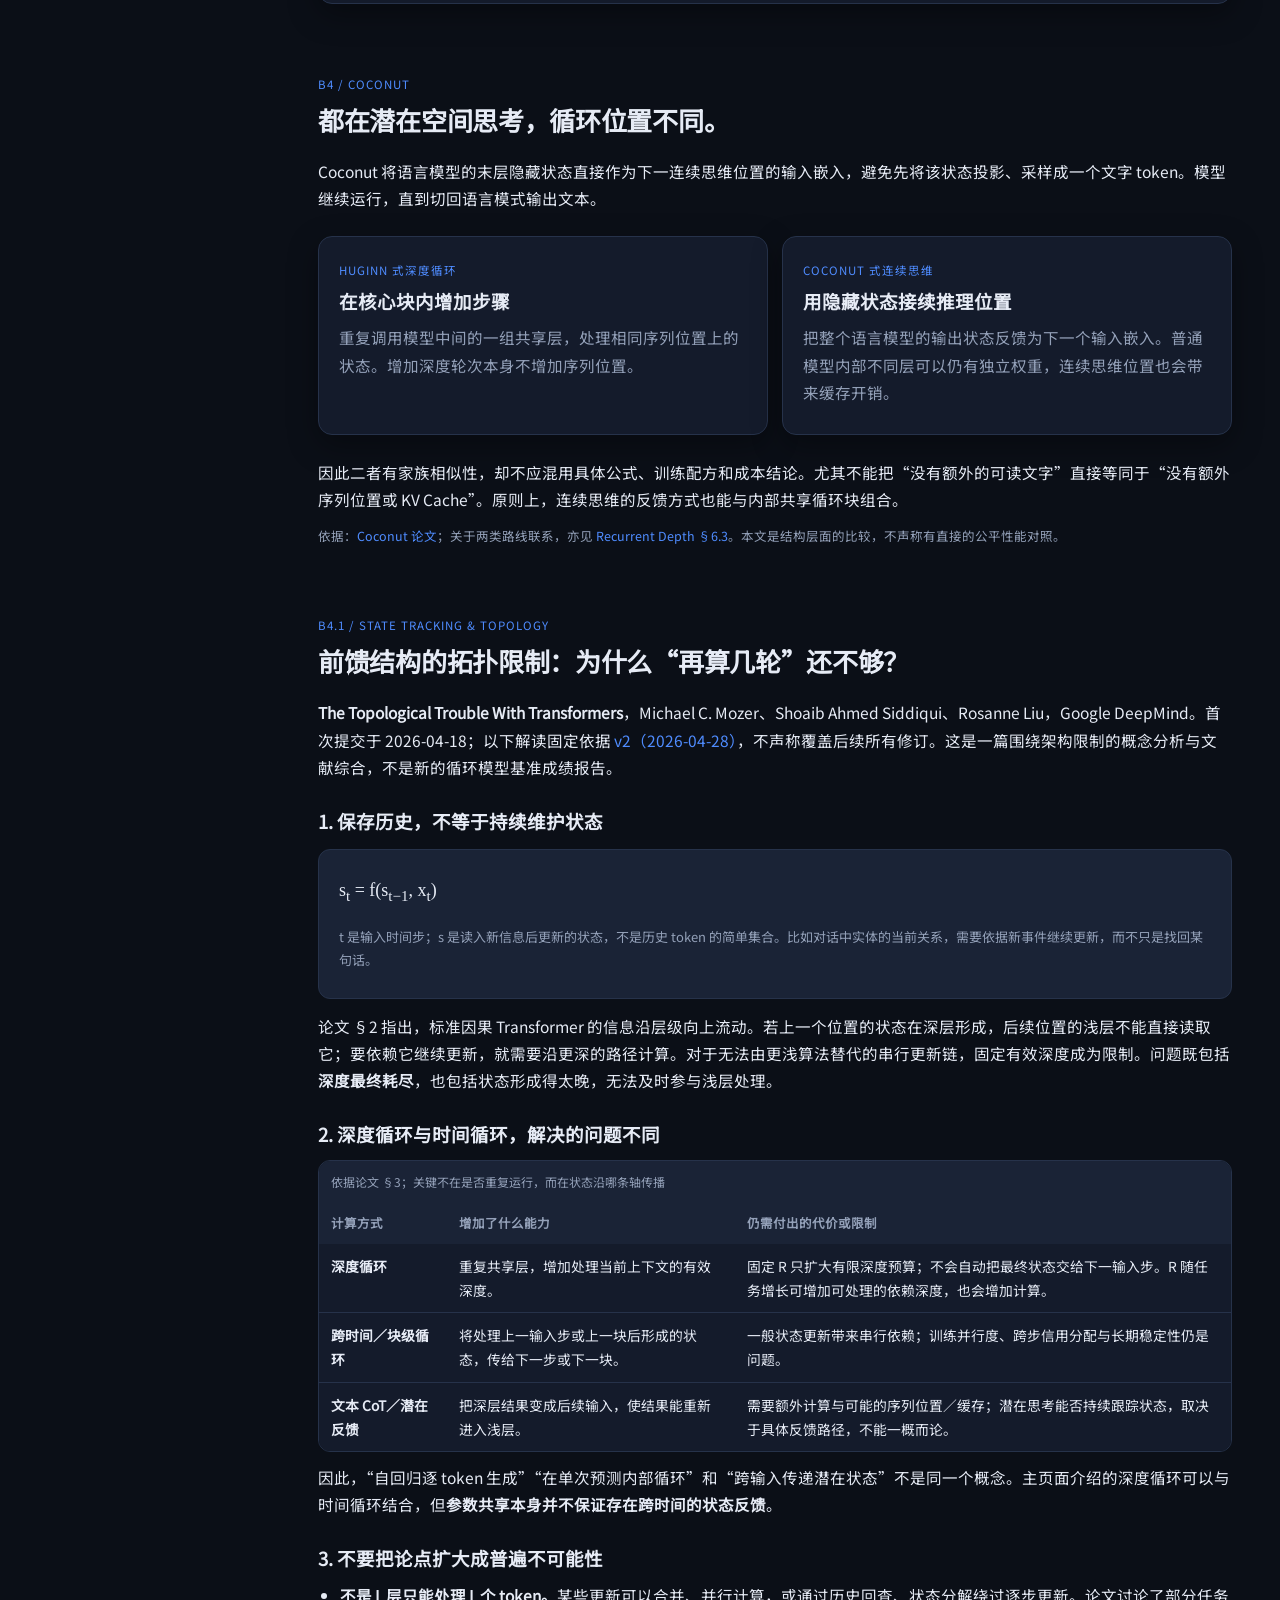
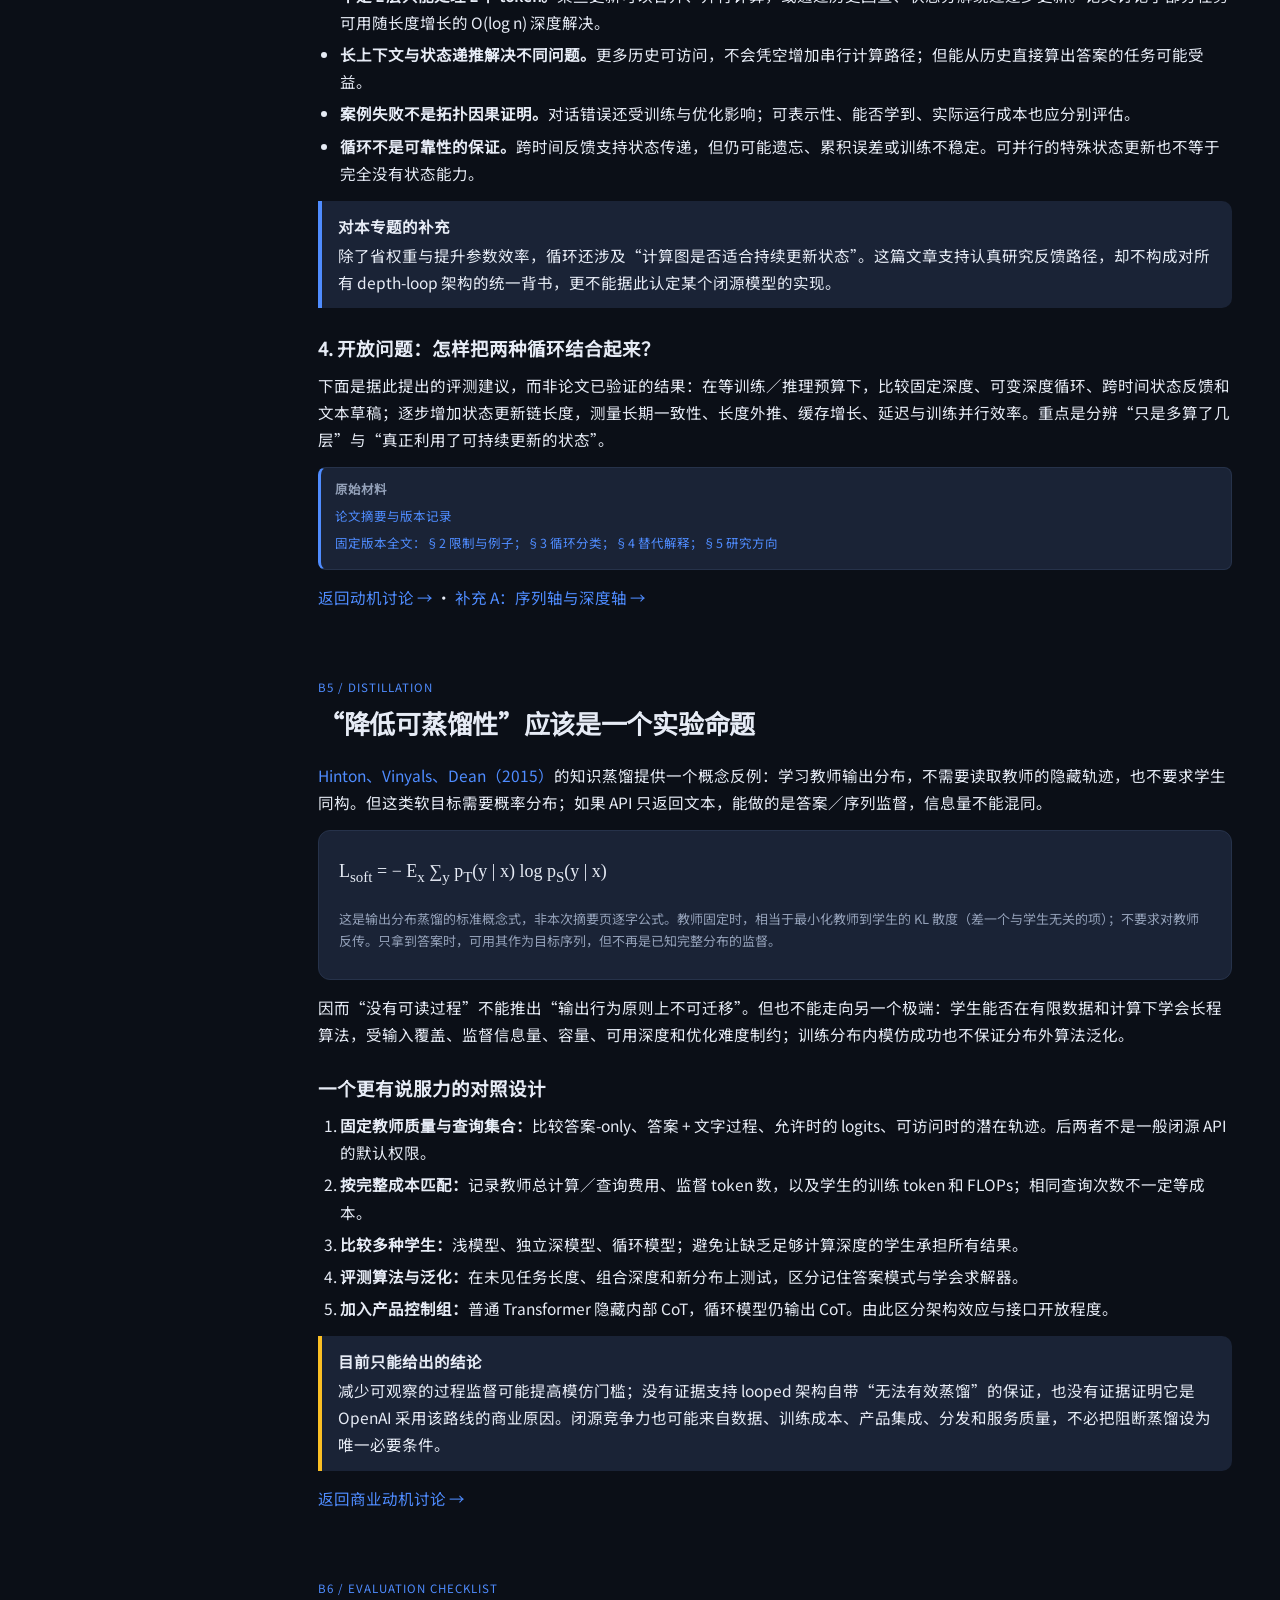
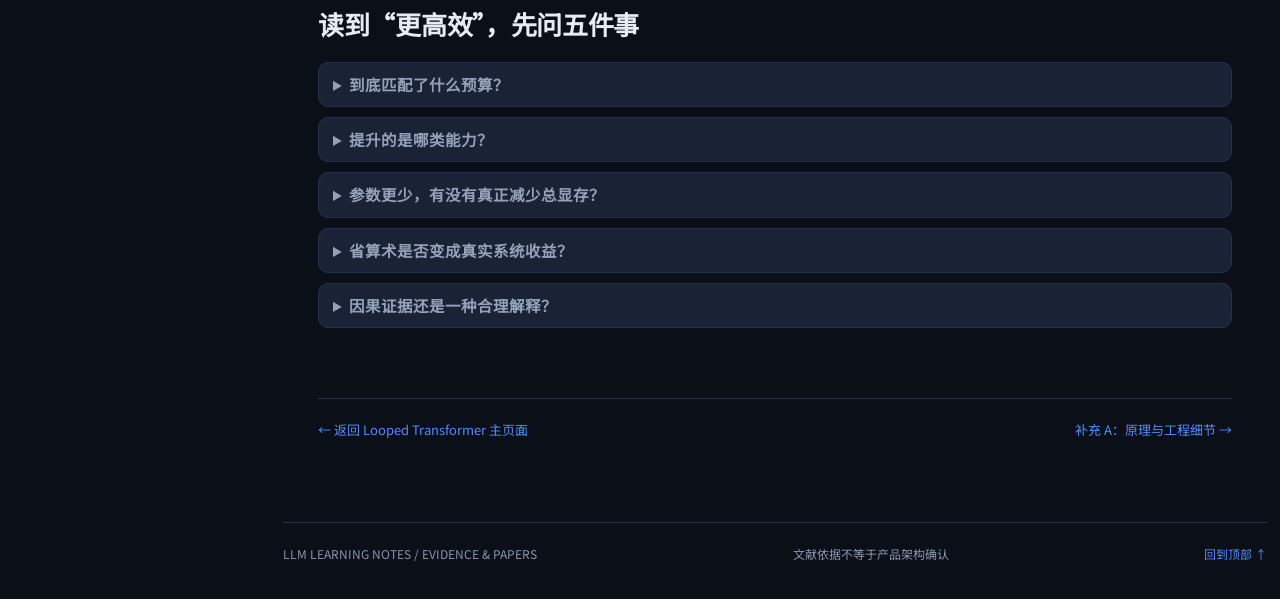
<file: special_topics/looped-transformer/evidence.html>
<!DOCTYPE html>
<html lang="zh-CN">
<head>
  <meta charset="UTF-8">
  <meta name="viewport" content="width=device-width, initial-scale=1">
  <meta name="description" content="Looped Transformer 研究阅读路线与证据边界：如何判断 OpenAI 架构传闻，怎样解读 Huginn 实验，以及与 Coconut 的差别。">
  <meta name="color-scheme" content="light dark">
  <title>论文与证据边界 · Looped Transformer</title>
  <link rel="stylesheet" href="styles.css">
  <script defer src="script.js"></script>
</head>
<body>
  <a class="skip-link" href="#main">跳到正文</a>
  <aside class="sidebar">
    <a class="brand" href="index.html"><span>Looped Transformer</span> 解读</a>
    <div class="sub">补充 B · 原始实验与证据边界</div>
    <nav class="toc" aria-label="研究补充目录">
      <a href="#rumor" class="active"><span>B1</span> 架构传闻与来源</a>
      <a href="#results"><span>B2</span> Huginn 原始结果</a>
      <a href="#matched-data" class="l2">同数据量：p × 2 vs 2p</a>
      <a href="#smelt" class="l2">SMELT：三项预算配平</a>
      <a href="#papers"><span>B3</span> 一手阅读路线</a>
      <a href="#coconut"><span>B4</span> Coconut 的区别</a>
      <a href="#topology" class="l2">拓扑限制与动态状态跟踪</a>
      <a href="#distillation"><span>B5</span> 蒸馏假说如何验证</a>
      <a href="#checklist"><span>B6</span> 实验检查清单</a>
    </nav>
    <div class="sidebar-bottom">
      <a class="sidebar-extra" href="index.html">← 返回专题主页面</a>
      <a class="sidebar-extra" href="mechanics.html">补充 A · 原理与工程细节 ↗</a>
      <button class="theme-toggle" type="button" aria-pressed="true">切换浅色模式</button>
      <div class="reading-progress" aria-hidden="true"><span></span></div>
      <p class="tiny muted">公开研究成立，不等于产品归因成立。</p>
    </div>
  </aside>
  <div class="page">
    <header class="topbar"><span>EVIDENCE & PAPERS <span class="slash">/</span> SUPPLEMENT B</span><a href="index.html">← 专题主页面</a></header>
    <main id="main" class="prose">
      <header class="article-hero"><div class="eyebrow"><span class="status-dot"></span> 补充 B / 阅读与求证</div><h1>研究有依据，<br><span>归因要克制。</span></h1><p class="lead">“循环深度是一条值得研究的路线”与“某个闭源模型采用它”是两个独立命题。前者可以读论文、看代码；后者需要针对该模型的直接证据。</p><div class="article-meta"><span>资料核对：2026-11-11</span><span>范围：所列公开论文、代码与本次检索</span></div></header>

      <section id="rumor" class="section">
        <div class="section-heading"><span class="section-number">B1 / CLAIMS & EVIDENCE</span><h2>关于 OpenAI 的传闻，能说到哪一步？</h2></div>
        <aside class="notice"><span class="notice-tag">本专题的结论</span><p>本次检索看到了关于 OpenAI 前沿模型使用 recurrent depth / looped transformer 的媒体转述，但<strong>未取得足以核验该架构归属的一手技术披露</strong>。这表示证据不足，不等于证明其没有采用。本文不为任何具体闭源模型补写参数量、循环次数或缓存实现。</p></aside>
        <div class="source-links"><span class="source-title">2026 年 9 月讨论的可追溯来源</span><ul><li><a href="https://www.theinformation.com/articles/secret-technique-behind-openais-astra-model-sparks-security-concerns" target="_blank" rel="noopener noreferrer">The Information：Secret Technique Behind OpenAI’s Astra Model Sparks Security Concerns</a>。本次请求返回 403，未读取全文；“采用 recurrent depth 并影响推理可见性”的说法按下列评论转述记录，不视为独立核验。</li><li><a href="https://sebastianraschka.com/blog/2026/openai-astra-looped-transformers.html" target="_blank" rel="noopener noreferrer">Raschka，2026-09-02：OpenAI Astra and Looped Transformers</a>。技术评论，解释层复用不必抑制可见 CoT；不是 OpenAI 的架构披露。</li><li><a href="https://magazine.sebastianraschka.com/p/gpt-6-astra-looped-transformers-and" target="_blank" rel="noopener noreferrer">Raschka，2026-09-09：GPT-6 Astra, Looped Transformers, and Hidden Reasoning</a>。转引 Jakub Pachocki 关于当前模型计算图深度与 GPT-4 接近（约两倍以内）、可监控性趋势不依赖架构变化的回应。本次未独立取得原帖，因此仅作为转引记录。</li></ul></div>
        <p>计算图深度接近既不能确认，也不能排除参数共享；“存在监控退步”与“由 looping 导致”又是不同命题。这里不裁定某模型的未公开实现，也不推断其商业动机。</p>
        <p>多个转述若都来自同一条消息，不能算成多个独立证据。搜索摘要和产品名称也不能替代技术披露。合作公告只能支持算力合作，不能确认 looped 架构：<a href="https://openai.com/index/cerebras-partnership/" target="_blank" rel="noopener noreferrer">OpenAI / Cerebras 公告</a>本次仅取得官方搜索摘要，正文返回 403。</p>
        <div class="table-scroll" tabindex="0" role="region" aria-label="不同证据的证明能力"><table><caption>哪些材料能支持“某模型采用某架构”</caption><thead><tr><th scope="col">材料</th><th scope="col">能支持什么</th><th scope="col">不能直接推出什么</th></tr></thead><tbody><tr><th scope="row">官方技术报告 / 代码</th><td>在明确的模型与版本范围内，支持其披露的结构。</td><td>未披露的训练配方、实现细节、其他版本也完全相同。</td></tr><tr><th scope="row">公开研究论文</th><td>证明作者研究了某种方法，并报告相应结果。</td><td>同领域的某家公司的产品已经采用它。</td></tr><tr><th scope="row">媒体报道 / 二手转述</th><td>作为待核验线索，需追溯原始出处与上下文。</td><td>完整且已确认的架构事实。</td></tr><tr><th scope="row">输出与速度变化</th><td>观察到产品行为、性能或延迟变化。</td><td>变化唯一来自 looped transformer。</td></tr></tbody></table></div>
        <h3>“思考更久、答案更短”为什么不够？</h3>
        <p>内部文本推理、工具调用、搜索、采样策略、服务端调度、结果筛选以及界面摘要，都可能改变可见文本和延迟。多个不同系统可以产生相似外部表现，因此仅靠黑盒交互无法唯一识别内部架构。</p>
        <p>同样，潜在状态不可直接阅读不意味着“没有推理”，但也不能凭“内部有连续向量”就认定发生了某种具体推理算法。自然语言解释与内部计算的忠实对应关系，本来就需要单独研究。</p>
        <div class="inline-insight"><span>更新原则</span><p>如果未来出现正式披露，应记录原始链接、模型版本、发表日期和原文范围，再更新归因；不要把未经确认的猜测反写成早已确定的事实。</p></div>
      </section>

      <section id="results" class="section">
        <div class="section-heading"><span class="section-number">B2 / READING RESULTS</span><h2>Huginn 证明了什么，没有证明什么？</h2></div>
        <p>Geiping 等人的论文展示了一个 3.5B 参数的循环深度语言模型。公开数据、训练代码与模型，让这条路线不只停留在示意图上。以下数字固定引用 <strong>arXiv v2，2025-02-17</strong>，避免混用版本或不同 checkpoint。</p>
        <div class="two-col"><article class="card"><span class="evidence-label">原文支持</span><h3>一条可行的研究路线</h3><p>在该模型与所测任务中，增加循环次数可以改善推理表现；不同任务的收益与饱和点不同。论文还探索了自适应退出、缓存共享和状态热启动。</p></article><article class="card"><span class="evidence-label">不能外推</span><h3>不是闭源前沿模型的拆解</h3><p>不证明 OpenAI 使用相同实现，不证明循环必胜同计算预算模型，也不证明增加 R 能一直改善表现或无损替代知识容量。</p></article></div>
        <h3>一个可复核的切片：同一模型，不同循环深度</h3>
        <div class="table-scroll" tabindex="0" role="region" aria-label="Huginn 论文原始实验数字"><table><caption>Recurrent Depth v2 · 表 1 · zero-shot，指标沿用原表（适用时使用 normalized accuracy）</caption><thead><tr><th scope="col">循环次数 R</th><th scope="col">参数量</th><th scope="col">ARC-C（%）</th><th scope="col">MMLU（%）</th><th scope="col">SciQ（%）</th></tr></thead><tbody><tr><th scope="row">4</th><td>3.5B</td><td>27.99</td><td>23.39</td><td>88.50</td></tr><tr><th scope="row">8</th><td>3.5B</td><td>35.15</td><td>25.29</td><td>92.10</td></tr><tr><th scope="row">16</th><td>3.5B</td><td>37.71</td><td>31.25</td><td>93.90</td></tr><tr><th scope="row">32</th><td>3.5B</td><td>38.23</td><td>31.38</td><td>93.50</td></tr></tbody></table></div>
        <p class="figure-note">来源：<a href="https://arxiv.org/html/2502.05171v2#S5.T1" target="_blank" rel="noopener noreferrer">论文表 1 原始数字 ↗</a>。这里是摘录，不是本站复现实测。MMLU 的增益明显放缓，SciQ 在 32 轮时略低于 16 轮；没有误差区间时，不应把小幅变化夸大为确定趋势。</p>
        <h3>三个很容易混淆的数字</h3>
        <ul><li><strong>3.5B：</strong>独立参数量，不随推理循环次数复制。</li><li><strong>约 800B tokens：</strong>预训练数据处理量；论文训练日志写实际完成 795B，概述取约数。</li><li><strong>“50B-equivalent compute”：</strong>指测试时计算负载的量级类比，不是 50B 个独立参数，也不是质量达到了所有 50B 模型的水平。</li></ul>
        <p>论文还明确讨论了数据混合、学习率未冷却、训练规模等限制。与其他模型比较时，参数量、数据量和计算量并非同时匹配。某个 3.5B 循环模型优于较老基线，不足以证明在当代等训练预算、等延迟的比较下必然更优。</p>
        <p class="source-note">建议连读：<a href="https://arxiv.org/html/2502.05171v2#S5" target="_blank" rel="noopener noreferrer">§5 基准结果与局限</a>、<a href="https://arxiv.org/html/2502.05171v2#S6" target="_blank" rel="noopener noreferrer">§6 探索性推理策略</a>，不要只看摘要中的最大数字。</p>
      </section>

      <section id="matched-data" class="section">
        <div class="section-heading"><span class="section-number">B2.1 / MATCHED DATA</span><h2>p 循环两次 vs 独立 2p：应该怎样读？</h2></div>
        <p>依据 <a href="https://arxiv.org/html/2502.17416v1" target="_blank" rel="noopener noreferrer">Reasoning with Latent Thoughts v1，§3.1、表 3、附录 A.2</a>：12 层循环两次与独立 24 层使用同一批 250B Pile tokens，顺序一致。宽度等其他超参数保持一致，论文以主干层预算比较 FLOPs。精确总参数量不等于严格的 p / 2p，因为含词嵌入等固定开销。</p>
        <p><a href="index.html#comparison">主页面的原表摘录</a>中，循环模型的数学任务均分 34.3 高于 29.3，但困惑度 7.90 差于 7.40，闭卷 QA 为 9.3 对 11.2。<strong>结论是任务依赖的归纳偏置，而非普遍更好的语言建模。</strong></p>
        <div class="table-scroll" tabindex="0" role="region" aria-label="同数据实验的解读限制"><table><thead><tr><th scope="col">容易误读之处</th><th scope="col">原始口径与限制</th></tr></thead><tbody><tr><th scope="row">“推理任务全部更好”</th><td>数学 MultiArith：循环 2.0，独立深模型 2.7。推理基础任务中的 Code depth-1 为 21.3 对 24.2；组均值优势主要来自 depth-0 查询。见附录表 7–8。</td></tr><tr><th scope="row">“总均分代表所有实验”</th><td>表 3 的 All Tasks 只含闭卷、开卷与数学共 15 项，不包含另外 4 项推理基础任务。</td></tr><tr><th scope="row">“7.90 是交叉熵 loss”</th><td>这是 perplexity，不是 loss。二者相关但不能直接混用数值。</td></tr><tr><th scope="row">“p 是精确的某个 B 数”</th><td>正文与附录对 24 层基线的规模称呼存在 1B / 1.5B 差异。本专题采用可核查的 12 / 24 层结构，不自行推算精确总参数。</td></tr><tr><th scope="row">“证明测试时临时加循环就变强”</th><td>这些配置分别训练，不是对同一 checkpoint 随意增加 R 的实验。Huginn 的可变深度测试回答的是另一个问题。</td></tr><tr><th scope="row">“均分更高已统计显著”</th><td>主表未报告多种子均值与置信区间，也没有证明在前沿尺度、等部署时延下普遍成立。</td></tr></tbody></table></div>
        <p>独立网络可以用相等权重表示共享网络，故此实验不是“共享扩大了函数类”。更合理的解释是共享约束影响有限数据下的泛化与优化；它同时降低知识存储和各层专门化的自由度。</p>
      </section>

      <section id="smelt" class="section">
        <div class="section-heading"><span class="section-number">B2.2 / THREE MATCHED BUDGETS</span><h2>SMELT：不把额外计算误认成架构收益</h2></div>
        <p>依据 <a href="https://arxiv.org/html/2609.01343v3" target="_blank" rel="noopener noreferrer">SMELT v3（2026-09-11），§3–4</a>。中间一半层执行两遍，有效深度约为 1.5 倍；循环区残差更新缩放为 1/2。它不是只改变一个 loop 开关，而是联合调节宽度、专家数和注意力配置。</p>
        <div class="table-scroll" tabindex="0" role="region" aria-label="SMELT预算配平"><table><thead><tr><th scope="col">匹配预算</th><th scope="col">如何补偿循环开销</th><th scope="col">论文报告的典型差异</th></tr></thead><tbody><tr><th scope="row">每 token 训练 FLOPs</th><td>主要缩小隐藏维度；计入 attention 成本，而非只用 6N 近似。</td><td>&lt; 4%</td></tr><tr><th scope="row">总非嵌入参数</th><td>增大专家总数，保持 top-8 路由，恢复存储容量。</td><td>&lt; 1%</td></tr><tr><th scope="row">KV Cache</th><td>调小 head 维度、提高 GQA 比率；第二遍仍重新计算 Q/K/V。</td><td>&lt; 4%</td></tr></tbody></table></div>
        <p>配对模型使用相同 token 序列。训练上下文为 4096，采用文档段级 mask；最长路径约 215B tokens。四种规模中最大 54B 非嵌入参数；规模标签 100M / 200M / 600M / 1.6B 指基线活跃非嵌入参数，不是所有存储参数。</p>
        <p>例如标为 200M 的约 95% FLOPs 等效稀疏配置：基线 12 个执行层、隐藏维度 1280、192 专家；SMELT 18 个执行层、维度 1056、288 专家。总非嵌入参数为 3.87B / 3.89B，每 token 训练 FLOPs 为 1.33×10⁹ / 1.37×10⁹。可见它是近似而非逐项完全相等的控制。</p>
        <h3>6.8%–18.0% 到底是什么？</h3>
        <p>作者分别拟合两种架构的 Chinchilla 式标度律，再在固定总计算 C = F × D 下优化每 token FLOPs F 与训练 token 数 D，比较达到相同验证损失所需的计算。这与前面的“配对实验相同 token”不矛盾：<strong>拟合最优点允许两种架构各自选择 F、D。</strong></p>
        <div class="table-scroll" tabindex="0" role="region" aria-label="SMELT拟合计算收益"><table><caption>原论文 §4 的部分点估计；括号为 95% cell-bootstrap 区间</caption><thead><tr><th scope="col">SMELT 计算预算</th><th scope="col">FLOPs 等效稀疏度</th><th scope="col">同损失训练计算节省</th></tr></thead><tbody><tr><td>10²⁰ FLOPs</td><td>约 97%</td><td>6.8% [4%, 14%]</td></tr><tr><td>10²¹ FLOPs</td><td>约 85%</td><td>18.0% [8%, 28%]</td></tr></tbody></table></div>
        <p>6.8%–18.0% 是文中六个前沿拟合点的估计范围，不是每个模型都实测该幅度。每配置只训练一次，bootstrap 不充分覆盖训练种子方差；语料为内部数据。10²² FLOPs 下更大的收益属于外推，不应混入已测试结论。</p>
        <div class="callout warn"><b class="t">没有回答完的问题</b>训练算术 FLOPs 节省不等于 GPU 小时、服务成本或延迟按比例下降。结果限于该 MoE 族、配方与稀疏区间，也不能单独识别层复用、宽度调整和专家配置各自的全部贡献。</div>
      </section>

      <section id="papers" class="section">
        <div class="section-heading"><span class="section-number">B3 / PRIMARY SOURCES</span><h2>一手材料，按问题来读。</h2><p>以下是精选路线，不是该领域的完整文献综述。</p></div>
        <div class="paper-list">
          <article class="paper"><div class="paper-meta">01 / 起点 · 2018 预印本，ICLR 2019</div><h3><a href="https://arxiv.org/abs/1807.03819" target="_blank" rel="noopener noreferrer">Universal Transformers ↗</a></h3><p>Dehghani et al. 把深度递归、自注意力与逐位置自适应计算结合起来。带着“深度循环与时间循环如何不同”这个问题读；不要把文中的特定理论条件推广到所有实际模型。</p></article>
          <article class="paper"><div class="paper-meta">02 / 参数共享 · 2019 预印本</div><h3><a href="https://arxiv.org/abs/1909.11942" target="_blank" rel="noopener noreferrer">ALBERT: A Lite BERT for Self-supervised Learning of Language Representations ↗</a></h3><p>Lan et al. 研究跨层参数共享等参数效率方法。适合理解“共享权重为什么省参数”，但它不是测试时无限加深可持续获益的证据。</p></article>
          <article class="paper"><div class="paper-meta">03 / 推理与深度 · ICLR 2025，arXiv:2502.17416</div><h3><a href="https://arxiv.org/abs/2502.17416" target="_blank" rel="noopener noreferrer">Reasoning with Latent Thoughts: On the Power of Looped Transformers ↗</a></h3><p>Saunshi et al. 从合成推理任务、语言模型实验与理论分析研究循环深度。核心启发是部分推理任务需要多步计算，但不一定需要每步独立参数。</p><p><strong>边界：</strong>理论上的 CoT 模拟能力是特定假设下的可表示性结果，不等于任意训练方法都能自动学会同样算法，更不表示计算成本消失。</p></article>
          <article class="paper"><div class="paper-meta">04 / 规模化实例 · 2025，本文技术细节采用 v2</div><h3><a href="https://arxiv.org/abs/2502.05171" target="_blank" rel="noopener noreferrer">Scaling up Test-Time Compute with Latent Reasoning: A Recurrent Depth Approach ↗</a></h3><p>Geiping et al. 介绍 Huginn 的三段式架构、随机深度预训练、截断反传和多种推理策略。先读 §3，再读 §4.3 的失败训练，最后读 §5–7 的结果与行为分析。</p><div class="resource-links"><a href="https://arxiv.org/html/2502.05171v2" target="_blank" rel="noopener noreferrer">固定版本全文 ↗</a><a href="https://github.com/seal-rg/recurrent-pretraining" target="_blank" rel="noopener noreferrer">作者代码 ↗</a><a href="https://huggingface.co/tomg-group-umd/huginn-0125" target="_blank" rel="noopener noreferrer">模型页 ↗</a></div></article>
          <article class="paper"><div class="paper-meta">05 / 对照阅读 · 2024 预印本，COLM 2025</div><h3><a href="https://arxiv.org/abs/2412.06769" target="_blank" rel="noopener noreferrer">Training Large Language Models to Reason in a Continuous Latent Space ↗</a></h3><p>Hao et al. 提出 Coconut：不先解码成词语，而是将隐藏状态反馈为下一步输入嵌入。用于理解“潜在推理”这个大类为何包含不同实现。</p></article>
          <article class="paper"><div class="paper-meta">06 / 动态计算 · 2025，v3</div><h3><a href="https://arxiv.org/abs/2507.10524v3" target="_blank" rel="noopener noreferrer">Mixture-of-Recursions: Learning Dynamic Recursive Depths for Adaptive Token-Level Computation</a></h3><p>Bae et al. 将参数共享与 token 级深度路由结合，每轮只缓存活跃 token 的 KV，并研究复用首轮 KV 的变体。关键问题是动态计算能否转化成系统收益；等训练 FLOPs 不自动保证等训练 token 或等延迟。</p></article>
          <article class="paper"><div class="paper-meta">07 / 大规模循环预训练 · 2025，数字固定引用 v2</div><h3><a href="https://arxiv.org/abs/2510.25741v2" target="_blank" rel="noopener noreferrer">Scaling Latent Reasoning via Looped Language Models</a></h3><p>Zhu et al. 提出 Ouro / LoopLM：潜在迭代与熵正则化深度分配，预训练规模扩至 7.7T tokens；报告 1.4B / 2.6B 系列与更大模型的基准比较。摘要未充分给出所有比较预算，不能把“匹配最高 12B 模型的部分表现”改写成等算力全面胜出。此处使用 2025-11-03 的 v2，不声称覆盖后续所有版本。</p></article>
          <article class="paper"><div class="paper-meta">08 / 计算、参数、缓存配平 · 2026，v3</div><h3><a href="https://arxiv.org/html/2609.01343v3" target="_blank" rel="noopener noreferrer">SMELT: Scaling Laws for Compute-Matched MoE Looped Transformers</a></h3><p>Wang et al. 通过缩窄模型、增加专家数、调整 GQA，研究循环在近似相同三项预算下的收益。先读 §3 的配平口径，再读 §4 的拟合与不确定性；<a href="#smelt">本页摘要</a>保留了与实际耗时、前沿外推的区别。</p></article>
          <article class="paper"><div class="paper-meta">09 / 动态状态与架构边界 · 2026，本文采用 v2</div><h3><a class="note" href="#topology">The Topological Trouble With Transformers</a></h3><p>Mozer、Siddiqui、Liu（Google DeepMind）从状态更新的串行依赖出发，分析固定深度前馈结构的限制，并区分深度循环与跨时间反馈。它补充了循环的结构性动机，也指出有限 depth loops 不自动解决持续状态跟踪；完整解读见 B4.1，含原文链接与适用边界。</p></article>
        </div>
      </section>

      <section id="coconut" class="section">
        <div class="section-heading"><span class="section-number">B4 / COCONUT</span><h2>都在潜在空间思考，循环位置不同。</h2></div>
        <p>Coconut 将语言模型的末层隐藏状态直接作为下一连续思维位置的输入嵌入，避免先将该状态投影、采样成一个文字 token。模型继续运行，直到切回语言模式输出文本。</p>
        <div class="two-col"><article class="card"><span class="card-kicker">HUGINN 式深度循环</span><h3>在核心块内增加步骤</h3><p>重复调用模型中间的一组共享层，处理相同序列位置上的状态。增加深度轮次本身不增加序列位置。</p></article><article class="card"><span class="card-kicker">COCONUT 式连续思维</span><h3>用隐藏状态接续推理位置</h3><p>把整个语言模型的输出状态反馈为下一个输入嵌入。普通模型内部不同层可以仍有独立权重，连续思维位置也会带来缓存开销。</p></article></div>
        <p>因此二者有家族相似性，却不应混用具体公式、训练配方和成本结论。尤其不能把“没有额外的可读文字”直接等同于“没有额外序列位置或 KV Cache”。原则上，连续思维的反馈方式也能与内部共享循环块组合。</p>
        <p class="source-note">依据：<a href="https://arxiv.org/abs/2412.06769" target="_blank" rel="noopener noreferrer">Coconut 论文</a>；关于两类路线联系，亦见 <a href="https://arxiv.org/html/2502.05171v2#S6.SS3" target="_blank" rel="noopener noreferrer">Recurrent Depth §6.3</a>。本文是结构层面的比较，不声称有直接的公平性能对照。</p>
      </section>

      <section id="topology" class="section">
        <div class="section-heading"><span class="section-number">B4.1 / STATE TRACKING & TOPOLOGY</span><h2>前馈结构的拓扑限制：为什么“再算几轮”还不够？</h2></div>
        <p><strong>The Topological Trouble With Transformers</strong>，Michael C. Mozer、Shoaib Ahmed Siddiqui、Rosanne Liu，Google DeepMind。首次提交于 2026-04-18；以下解读固定依据 <a href="https://arxiv.org/html/2604.17121v2" target="_blank" rel="noopener noreferrer">v2（2026-04-28）</a>，不声称覆盖后续所有修订。这是一篇围绕架构限制的概念分析与文献综合，不是新的循环模型基准成绩报告。</p>
        <h3>1. 保存历史，不等于持续维护状态</h3>
        <div class="equation-card"><div class="equation">s<sub>t</sub> = f(s<sub>t−1</sub>, x<sub>t</sub>)</div><p>t 是输入时间步；s 是读入新信息后更新的状态，不是历史 token 的简单集合。比如对话中实体的当前关系，需要依据新事件继续更新，而不只是找回某句话。</p></div>
        <p>论文 §2 指出，标准因果 Transformer 的信息沿层级向上流动。若上一个位置的状态在深层形成，后续位置的浅层不能直接读取它；要依赖它继续更新，就需要沿更深的路径计算。对于无法由更浅算法替代的串行更新链，固定有效深度成为限制。问题既包括<strong>深度最终耗尽</strong>，也包括状态形成得太晚，无法及时参与浅层处理。</p>
        <h3>2. 深度循环与时间循环，解决的问题不同</h3>
        <div class="table-scroll" tabindex="0" role="region" aria-label="深度循环和时间循环的状态传播比较"><table><caption>依据论文 §3；关键不在是否重复运行，而在状态沿哪条轴传播</caption><thead><tr><th scope="col">计算方式</th><th scope="col">增加了什么能力</th><th scope="col">仍需付出的代价或限制</th></tr></thead><tbody><tr><th scope="row">深度循环</th><td>重复共享层，增加处理当前上下文的有效深度。</td><td>固定 R 只扩大有限深度预算；不会自动把最终状态交给下一输入步。R 随任务增长可增加可处理的依赖深度，也会增加计算。</td></tr><tr><th scope="row">跨时间／块级循环</th><td>将处理上一输入步或上一块后形成的状态，传给下一步或下一块。</td><td>一般状态更新带来串行依赖；训练并行度、跨步信用分配与长期稳定性仍是问题。</td></tr><tr><th scope="row">文本 CoT／潜在反馈</th><td>把深层结果变成后续输入，使结果能重新进入浅层。</td><td>需要额外计算与可能的序列位置／缓存；潜在思考能否持续跟踪状态，取决于具体反馈路径，不能一概而论。</td></tr></tbody></table></div>
        <p>因此，“自回归逐 token 生成”“在单次预测内部循环”和“跨输入传递潜在状态”不是同一个概念。主页面介绍的深度循环可以与时间循环结合，但<strong>参数共享本身并不保证存在跨时间的状态反馈</strong>。</p>
        <h3>3. 不要把论点扩大成普遍不可能性</h3>
        <ul><li><strong>不是 L 层只能处理 L 个 token。</strong>某些更新可以合并、并行计算，或通过历史回查、状态分解绕过逐步更新。论文讨论了部分任务可用随长度增长的 O(log n) 深度解决。</li><li><strong>长上下文与状态递推解决不同问题。</strong>更多历史可访问，不会凭空增加串行计算路径；但能从历史直接算出答案的任务可能受益。</li><li><strong>案例失败不是拓扑因果证明。</strong>对话错误还受训练与优化影响；可表示性、能否学到、实际运行成本也应分别评估。</li><li><strong>循环不是可靠性的保证。</strong>跨时间反馈支持状态传递，但仍可能遗忘、累积误差或训练不稳定。可并行的特殊状态更新也不等于完全没有状态能力。</li></ul>
        <div class="callout"><b class="t">对本专题的补充</b>除了省权重与提升参数效率，循环还涉及“计算图是否适合持续更新状态”。这篇文章支持认真研究反馈路径，却不构成对所有 depth-loop 架构的统一背书，更不能据此认定某个闭源模型的实现。</div>
        <h3>4. 开放问题：怎样把两种循环结合起来？</h3>
        <p>下面是据此提出的评测建议，而非论文已验证的结果：在等训练／推理预算下，比较固定深度、可变深度循环、跨时间状态反馈和文本草稿；逐步增加状态更新链长度，测量长期一致性、长度外推、缓存增长、延迟与训练并行效率。重点是分辨“只是多算了几层”与“真正利用了可持续更新的状态”。</p>
        <div class="source-links"><span class="source-title">原始材料</span><ul><li><a href="https://arxiv.org/abs/2604.17121" target="_blank" rel="noopener noreferrer">论文摘要与版本记录</a></li><li><a href="https://arxiv.org/html/2604.17121v2" target="_blank" rel="noopener noreferrer">固定版本全文：§2 限制与例子；§3 循环分类；§4 替代解释；§5 研究方向</a></li></ul></div>
        <p><a href="index.html#reasoning">返回动机讨论 →</a> · <a href="mechanics.html#axes">补充 A：序列轴与深度轴 →</a></p>
      </section>

      <section id="distillation" class="section">
        <div class="section-heading"><span class="section-number">B5 / DISTILLATION</span><h2>“降低可蒸馏性”应该是一个实验命题</h2></div>
        <p><a href="https://arxiv.org/abs/1503.02531" target="_blank" rel="noopener noreferrer">Hinton、Vinyals、Dean（2015）</a>的知识蒸馏提供一个概念反例：学习教师输出分布，不需要读取教师的隐藏轨迹，也不要求学生同构。但这类软目标需要概率分布；如果 API 只返回文本，能做的是答案／序列监督，信息量不能混同。</p>
        <div class="equation-card"><div class="equation">L<sub>soft</sub> = − E<sub>x</sub> ∑<sub>y</sub> p<sub>T</sub>(y | x) log p<sub>S</sub>(y | x)</div><p>这是输出分布蒸馏的标准概念式，非本次摘要页逐字公式。教师固定时，相当于最小化教师到学生的 KL 散度（差一个与学生无关的项）；不要求对教师反传。只拿到答案时，可用其作为目标序列，但不再是已知完整分布的监督。</p></div>
        <p>因而“没有可读过程”不能推出“输出行为原则上不可迁移”。但也不能走向另一个极端：学生能否在有限数据和计算下学会长程算法，受输入覆盖、监督信息量、容量、可用深度和优化难度制约；训练分布内模仿成功也不保证分布外算法泛化。</p>
        <h3>一个更有说服力的对照设计</h3>
        <ol><li><strong>固定教师质量与查询集合：</strong>比较答案-only、答案 + 文字过程、允许时的 logits、可访问时的潜在轨迹。后两者不是一般闭源 API 的默认权限。</li><li><strong>按完整成本匹配：</strong>记录教师总计算／查询费用、监督 token 数，以及学生的训练 token 和 FLOPs；相同查询次数不一定等成本。</li><li><strong>比较多种学生：</strong>浅模型、独立深模型、循环模型；避免让缺乏足够计算深度的学生承担所有结果。</li><li><strong>评测算法与泛化：</strong>在未见任务长度、组合深度和新分布上测试，区分记住答案模式与学会求解器。</li><li><strong>加入产品控制组：</strong>普通 Transformer 隐藏内部 CoT，循环模型仍输出 CoT。由此区分架构效应与接口开放程度。</li></ol>
        <div class="callout warn"><b class="t">目前只能给出的结论</b>减少可观察的过程监督可能提高模仿门槛；没有证据支持 looped 架构自带“无法有效蒸馏”的保证，也没有证据证明它是 OpenAI 采用该路线的商业原因。闭源竞争力也可能来自数据、训练成本、产品集成、分发和服务质量，不必把阻断蒸馏设为唯一必要条件。</div>
        <p><a href="index.html#distillation">返回商业动机讨论 →</a></p>
      </section>

      <section id="checklist" class="section">
        <div class="section-heading"><span class="section-number">B6 / EVALUATION CHECKLIST</span><h2>读到“更高效”，先问五件事</h2></div>
        <div class="faq-list">
          <details><summary>到底匹配了什么预算？</summary><p>参数、token、训练 FLOPs、推理 FLOPs、延迟和 KV 不能互相代替。最好同时给同数据与同算力两套结果。</p></details>
          <details><summary>提升的是哪类能力？</summary><p>分别看困惑度、闭卷知识、开卷任务与多步推理；均值可能掩盖子任务退步。</p></details>
          <details><summary>参数更少，有没有真正减少总显存？</summary><p>报告权重、优化器、激活、KV 与运行时占用，不把共享权重推断成共享缓存。</p></details>
          <details><summary>省算术是否变成真实系统收益？</summary><p>在指定硬件与请求长度分布下测量吞吐、尾延迟、能耗；容量上限不是可交付的并发 SLA。</p></details>
          <details><summary>因果证据还是一种合理解释？</summary><p>公开方法有效不代表某产品采用；CoT 更短不代表 looping 所致；难以读取轨迹也不代表难以学习输出行为。</p></details>
        </div>
      </section>
      <nav class="back-card" aria-label="专题页间导航"><a href="index.html">← 返回 Looped Transformer 主页面</a><a href="mechanics.html">补充 A：原理与工程细节 →</a></nav>
    </main>
    <footer><span>LLM LEARNING NOTES / EVIDENCE & PAPERS</span><span>文献依据不等于产品架构确认</span><a href="#rumor">回到顶部 ↑</a></footer>
  </div>
</body>
</html>
</file>
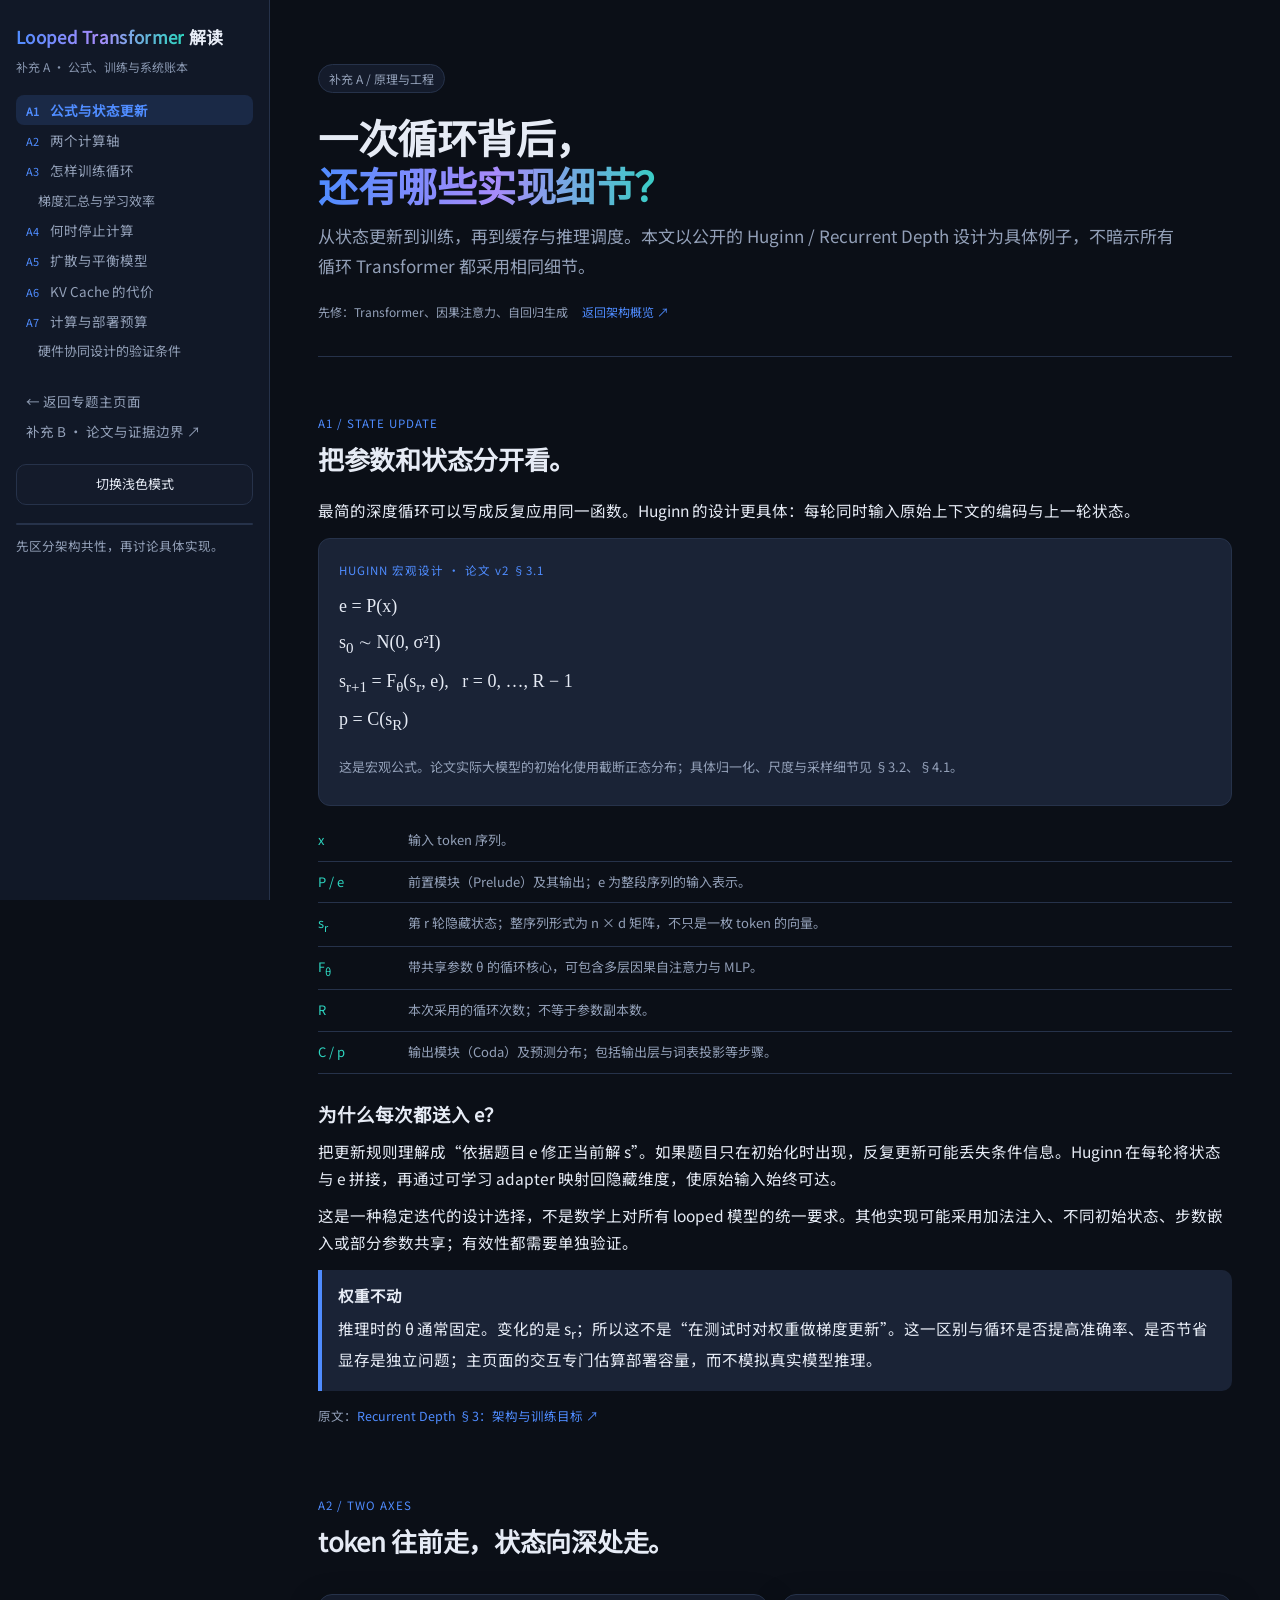
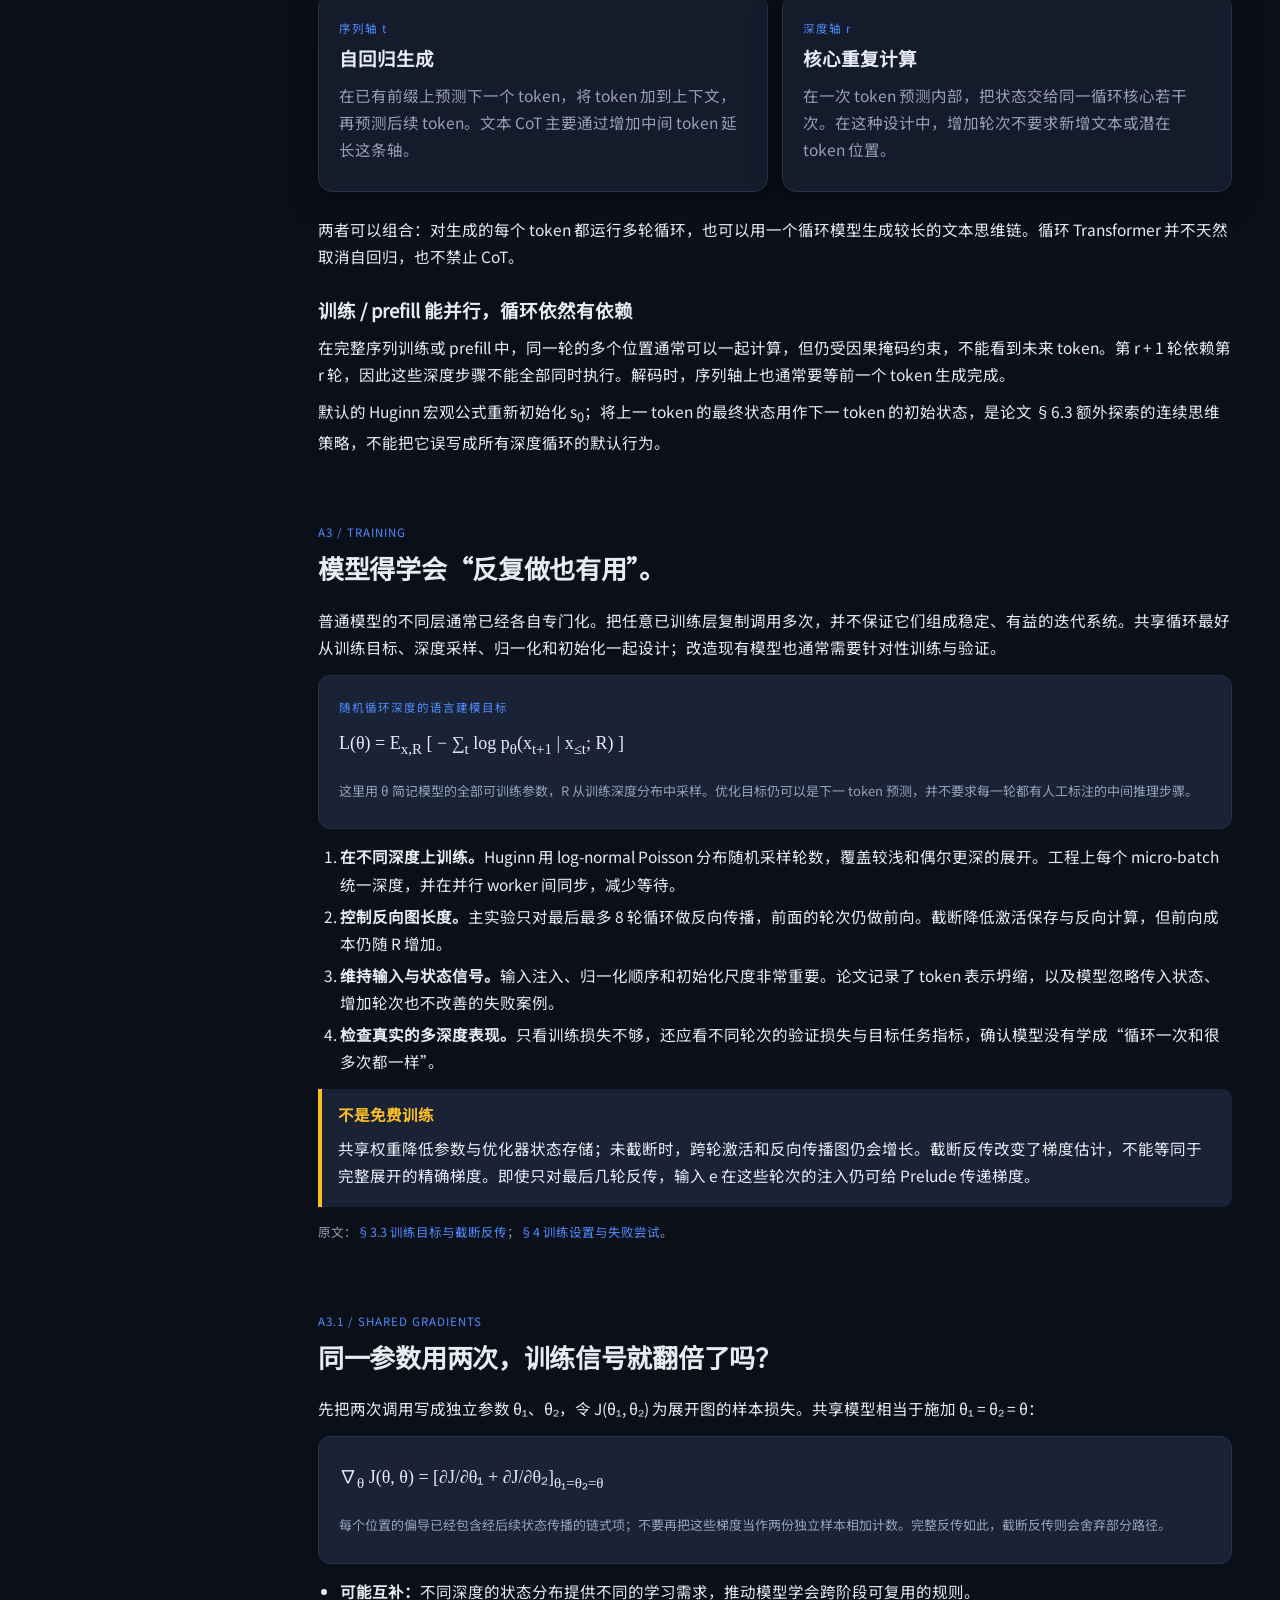
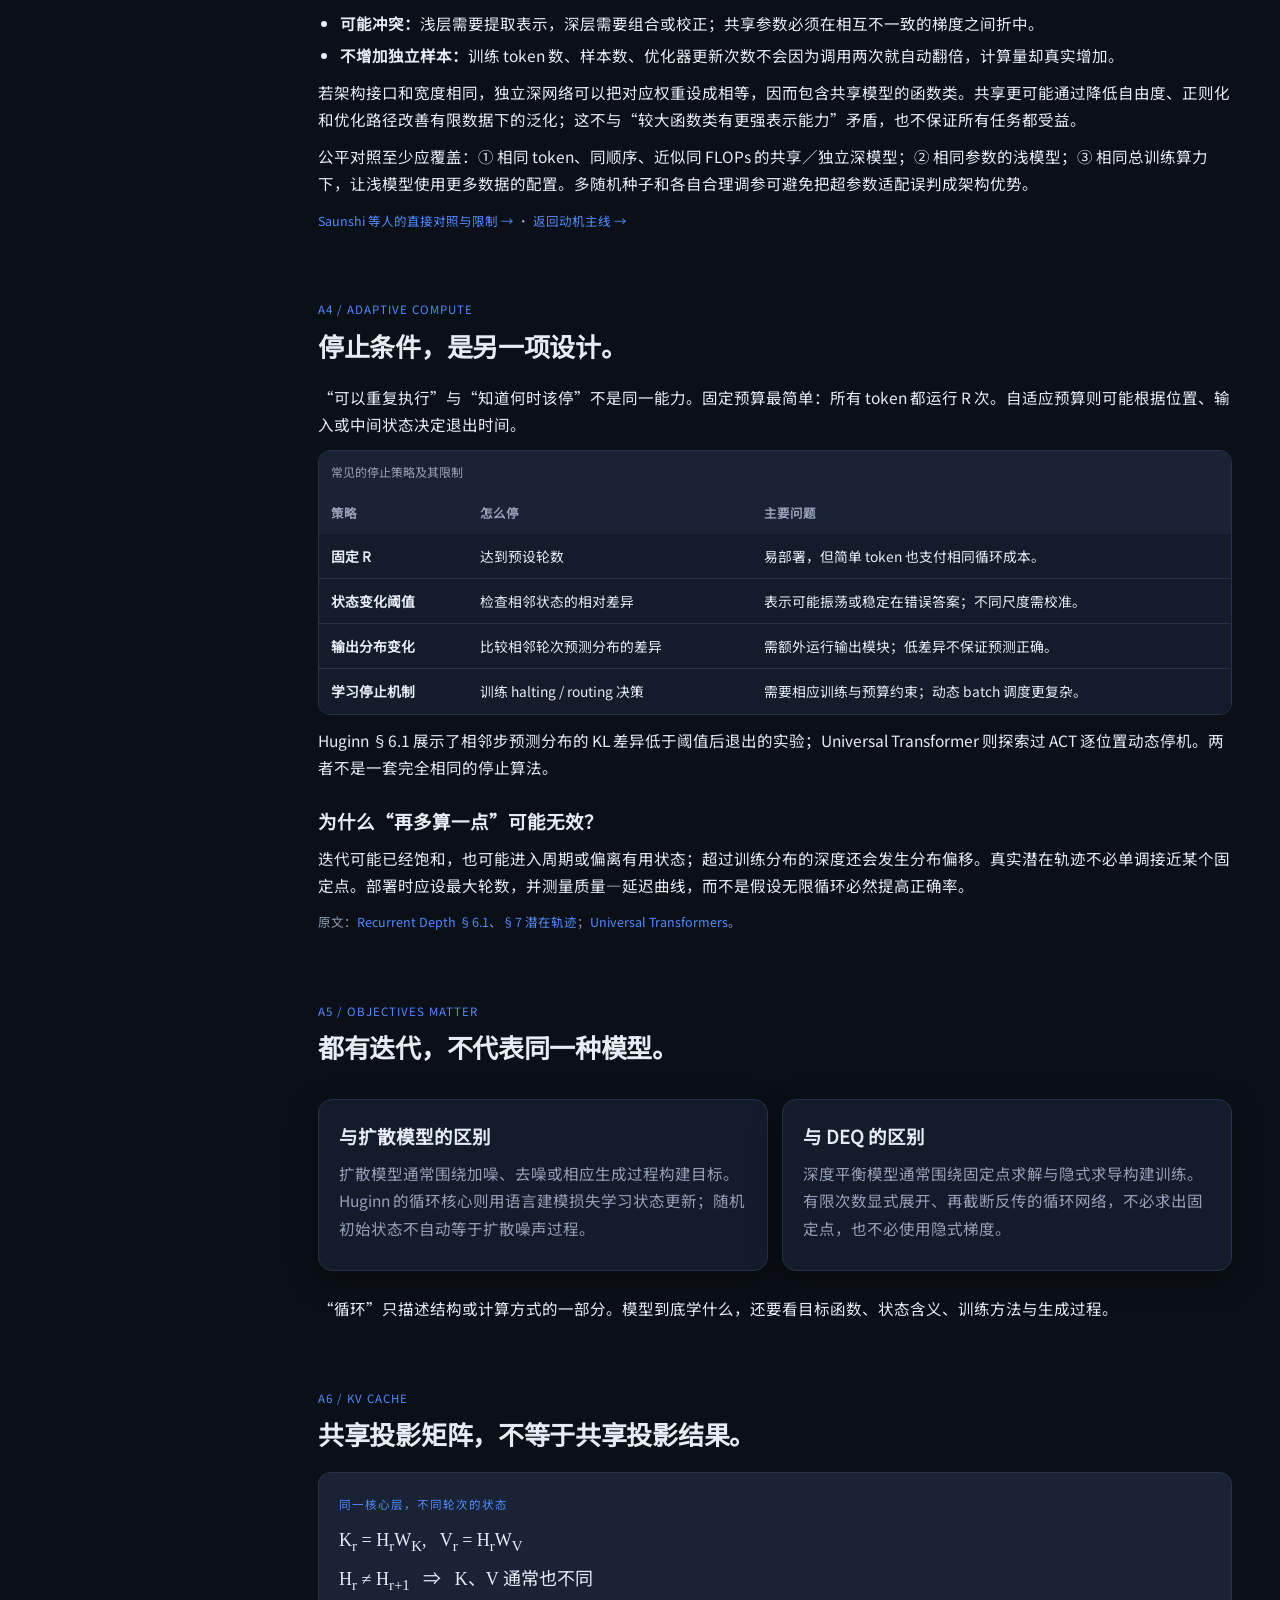
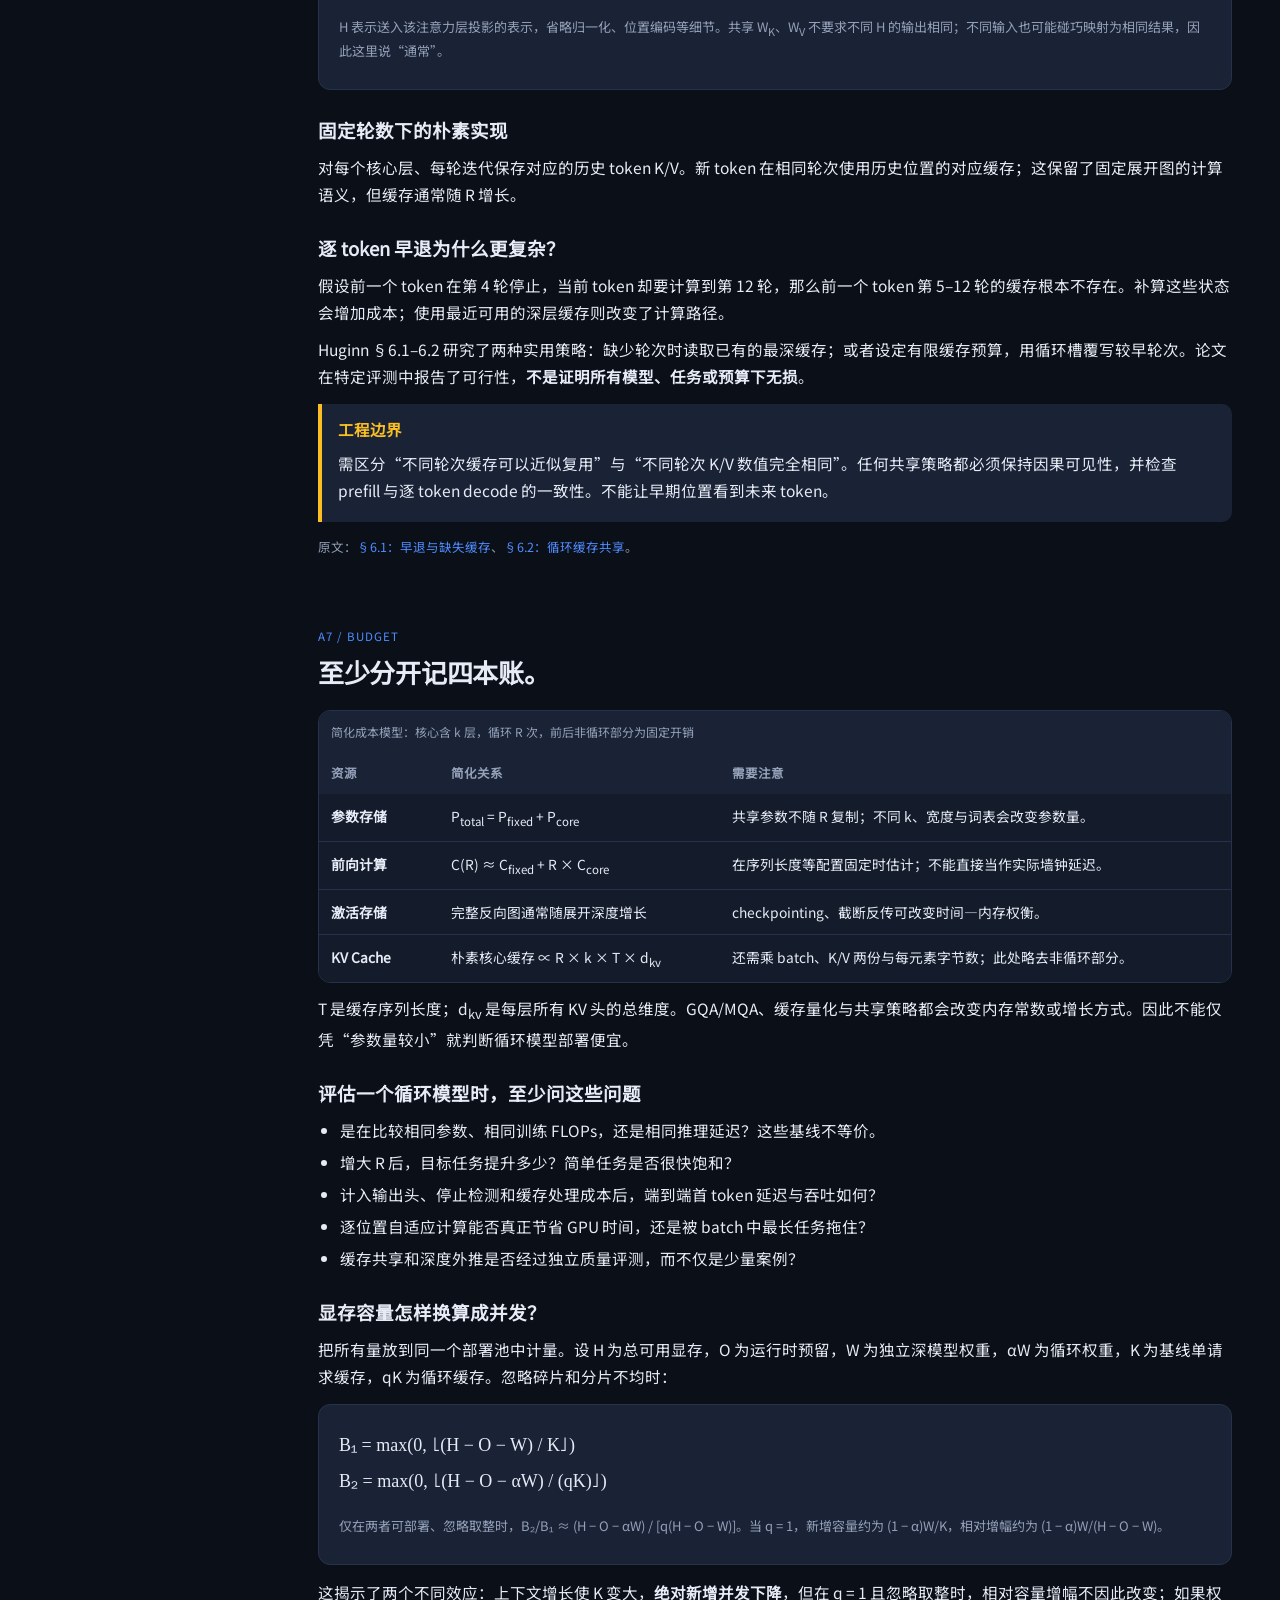
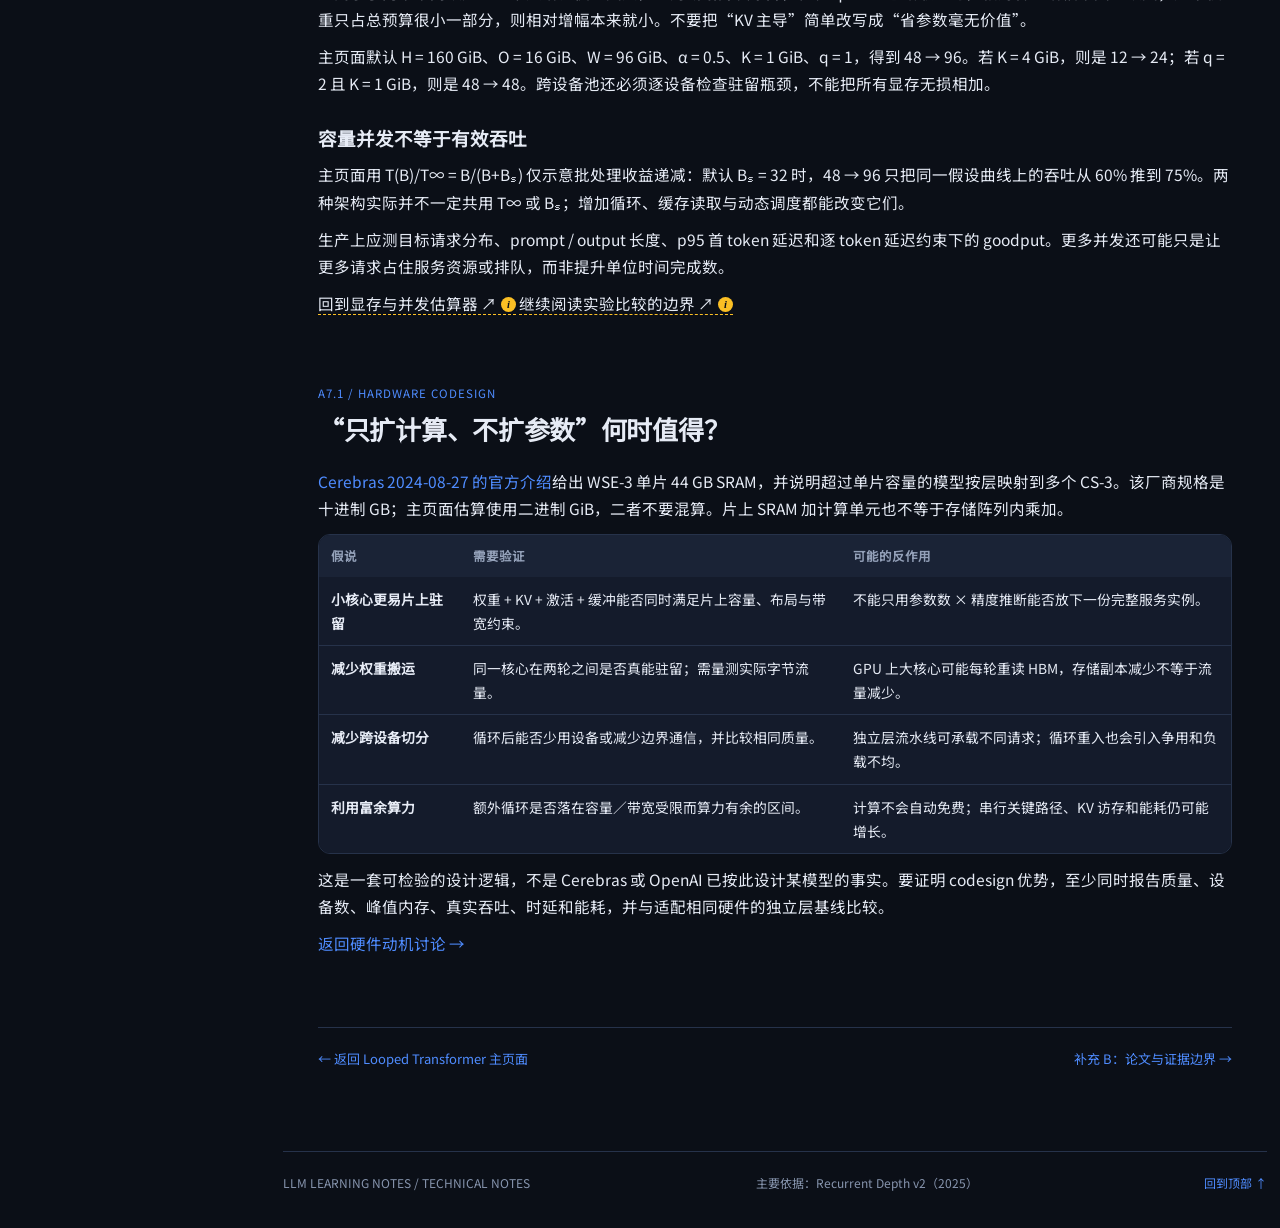
<file: special_topics/looped-transformer/mechanics.html>
<!DOCTYPE html>
<html lang="zh-CN">
<head>
  <meta charset="UTF-8">
  <meta name="viewport" content="width=device-width, initial-scale=1">
  <meta name="description" content="Looped Transformer 原理补充：循环公式、两个计算轴、随机深度训练、截断反向传播、停止条件与 KV Cache。">
  <meta name="color-scheme" content="light dark">
  <title>原理与工程细节 · Looped Transformer</title>
  <link rel="stylesheet" href="styles.css">
  <script defer src="script.js"></script>
</head>
<body>
  <a class="skip-link" href="#main">跳到正文</a>
  <aside class="sidebar">
    <a class="brand" href="index.html"><span>Looped Transformer</span> 解读</a>
    <div class="sub">补充 A · 公式、训练与系统账本</div>
    <nav class="toc" aria-label="补充说明目录">
      <a href="#equations" class="active"><span>A1</span> 公式与状态更新</a>
      <a href="#axes"><span>A2</span> 两个计算轴</a>
      <a href="#training"><span>A3</span> 怎样训练循环</a>
      <a href="#gradient-sharing" class="l2">梯度汇总与学习效率</a>
      <a href="#halting"><span>A4</span> 何时停止计算</a>
      <a href="#not-diffusion"><span>A5</span> 扩散与平衡模型</a>
      <a href="#kv-cache"><span>A6</span> KV Cache 的代价</a>
      <a href="#cost"><span>A7</span> 计算与部署预算</a>
      <a href="#hardware-budget" class="l2">硬件协同设计的验证条件</a>
    </nav>
    <div class="sidebar-bottom">
      <a class="sidebar-extra" href="index.html">← 返回专题主页面</a>
      <a class="sidebar-extra" href="evidence.html">补充 B · 论文与证据边界 ↗</a>
      <button class="theme-toggle" type="button" aria-pressed="true">切换浅色模式</button>
      <div class="reading-progress" aria-hidden="true"><span></span></div>
      <p class="tiny muted">先区分架构共性，再讨论具体实现。</p>
    </div>
  </aside>
  <div class="page">
    <header class="topbar"><span>TECHNICAL NOTES <span class="slash">/</span> SUPPLEMENT A</span><a href="index.html">← 专题主页面</a></header>
    <main id="main" class="prose">
      <header class="article-hero"><div class="eyebrow"><span class="status-dot"></span> 补充 A / 原理与工程</div><h1>一次循环背后，<br><span>还有哪些实现细节？</span></h1><p class="lead">从状态更新到训练，再到缓存与推理调度。本文以公开的 Huginn / Recurrent Depth 设计为具体例子，不暗示所有循环 Transformer 都采用相同细节。</p><div class="article-meta"><span>先修：Transformer、因果注意力、自回归生成</span><a href="index.html#architecture">返回架构概览 ↗</a></div></header>

      <section id="equations" class="section">
        <div class="section-heading"><span class="section-number">A1 / STATE UPDATE</span><h2>把参数和状态分开看。</h2></div>
        <p>最简的深度循环可以写成反复应用同一函数。Huginn 的设计更具体：每轮同时输入原始上下文的编码与上一轮状态。</p>
        <div class="equation-card"><span class="card-kicker">HUGINN 宏观设计 · 论文 v2 §3.1</span><div class="equation">e = P(x)<br>s<sub>0</sub> ∼ N(0, σ²I)<br>s<sub>r+1</sub> = F<sub>θ</sub>(s<sub>r</sub>, e), &nbsp; r = 0, …, R − 1<br>p = C(s<sub>R</sub>)</div><p>这是宏观公式。论文实际大模型的初始化使用截断正态分布；具体归一化、尺度与采样细节见 §3.2、§4.1。</p></div>
        <dl class="symbol-list"><dt>x</dt><dd>输入 token 序列。</dd><dt>P / e</dt><dd>前置模块（Prelude）及其输出；e 为整段序列的输入表示。</dd><dt>s<sub>r</sub></dt><dd>第 r 轮隐藏状态；整序列形式为 n × d 矩阵，不只是一枚 token 的向量。</dd><dt>F<sub>θ</sub></dt><dd>带共享参数 θ 的循环核心，可包含多层因果自注意力与 MLP。</dd><dt>R</dt><dd>本次采用的循环次数；不等于参数副本数。</dd><dt>C / p</dt><dd>输出模块（Coda）及预测分布；包括输出层与词表投影等步骤。</dd></dl>
        <h3>为什么每次都送入 e？</h3>
        <p>把更新规则理解成“依据题目 e 修正当前解 s”。如果题目只在初始化时出现，反复更新可能丢失条件信息。Huginn 在每轮将状态与 e 拼接，再通过可学习 adapter 映射回隐藏维度，使原始输入始终可达。</p>
        <p>这是一种稳定迭代的设计选择，不是数学上对所有 looped 模型的统一要求。其他实现可能采用加法注入、不同初始状态、步数嵌入或部分参数共享；有效性都需要单独验证。</p>
        <div class="inline-insight"><span>权重不动</span><p>推理时的 θ 通常固定。变化的是 s<sub>r</sub>；所以这不是“在测试时对权重做梯度更新”。这一区别与循环是否提高准确率、是否节省显存是独立问题；主页面的交互专门估算部署容量，而不模拟真实模型推理。</p></div>
        <p class="source-note">原文：<a href="https://arxiv.org/html/2502.05171v2#S3" target="_blank" rel="noopener noreferrer">Recurrent Depth §3：架构与训练目标 ↗</a></p>
      </section>

      <section id="axes" class="section">
        <div class="section-heading"><span class="section-number">A2 / TWO AXES</span><h2>token 往前走，状态向深处走。</h2></div>
        <div class="two-col"><article class="card"><span class="card-kicker">序列轴 t</span><h3>自回归生成</h3><p>在已有前缀上预测下一个 token，将 token 加到上下文，再预测后续 token。文本 CoT 主要通过增加中间 token 延长这条轴。</p></article><article class="card"><span class="card-kicker">深度轴 r</span><h3>核心重复计算</h3><p>在一次 token 预测内部，把状态交给同一循环核心若干次。在这种设计中，增加轮次不要求新增文本或潜在 token 位置。</p></article></div>
        <p>两者可以组合：对生成的每个 token 都运行多轮循环，也可以用一个循环模型生成较长的文本思维链。循环 Transformer 并不天然取消自回归，也不禁止 CoT。</p>
        <h3>训练 / prefill 能并行，循环依然有依赖</h3>
        <p>在完整序列训练或 prefill 中，同一轮的多个位置通常可以一起计算，但仍受因果掩码约束，不能看到未来 token。第 r + 1 轮依赖第 r 轮，因此这些深度步骤不能全部同时执行。解码时，序列轴上也通常要等前一个 token 生成完成。</p>
        <p>默认的 Huginn 宏观公式重新初始化 s<sub>0</sub>；将上一 token 的最终状态用作下一 token 的初始状态，是论文 §6.3 额外探索的连续思维策略，不能把它误写成所有深度循环的默认行为。</p>
      </section>

      <section id="training" class="section">
        <div class="section-heading"><span class="section-number">A3 / TRAINING</span><h2>模型得学会“反复做也有用”。</h2></div>
        <p>普通模型的不同层通常已经各自专门化。把任意已训练层复制调用多次，并不保证它们组成稳定、有益的迭代系统。共享循环最好从训练目标、深度采样、归一化和初始化一起设计；改造现有模型也通常需要针对性训练与验证。</p>
        <div class="equation-card"><span class="card-kicker">随机循环深度的语言建模目标</span><div class="equation">L(θ) = E<sub>x,R</sub> [ − ∑<sub>t</sub> log p<sub>θ</sub>(x<sub>t+1</sub> | x<sub>≤t</sub>; R) ]</div><p>这里用 θ 简记模型的全部可训练参数，R 从训练深度分布中采样。优化目标仍可以是下一 token 预测，并不要求每一轮都有人工标注的中间推理步骤。</p></div>
        <ol><li><strong>在不同深度上训练。</strong>Huginn 用 log-normal Poisson 分布随机采样轮数，覆盖较浅和偶尔更深的展开。工程上每个 micro-batch 统一深度，并在并行 worker 间同步，减少等待。</li><li><strong>控制反向图长度。</strong>主实验只对最后最多 8 轮循环做反向传播，前面的轮次仍做前向。截断降低激活保存与反向计算，但前向成本仍随 R 增加。</li><li><strong>维持输入与状态信号。</strong>输入注入、归一化顺序和初始化尺度非常重要。论文记录了 token 表示坍缩，以及模型忽略传入状态、增加轮次也不改善的失败案例。</li><li><strong>检查真实的多深度表现。</strong>只看训练损失不够，还应看不同轮次的验证损失与目标任务指标，确认模型没有学成“循环一次和很多次都一样”。</li></ol>
        <aside class="notice"><span class="notice-tag">不是免费训练</span><p>共享权重降低参数与优化器状态存储；未截断时，跨轮激活和反向传播图仍会增长。截断反传改变了梯度估计，不能等同于完整展开的精确梯度。即使只对最后几轮反传，输入 e 在这些轮次的注入仍可给 Prelude 传递梯度。</p></aside>
        <p class="source-note">原文：<a href="https://arxiv.org/html/2502.05171v2#S3.SS3" target="_blank" rel="noopener noreferrer">§3.3 训练目标与截断反传</a>；<a href="https://arxiv.org/html/2502.05171v2#S4" target="_blank" rel="noopener noreferrer">§4 训练设置与失败尝试</a>。</p>
      </section>

      <section id="gradient-sharing" class="section">
        <div class="section-heading"><span class="section-number">A3.1 / SHARED GRADIENTS</span><h2>同一参数用两次，训练信号就翻倍了吗？</h2></div>
        <p>先把两次调用写成独立参数 θ₁、θ₂，令 J(θ₁, θ₂) 为展开图的样本损失。共享模型相当于施加 θ₁ = θ₂ = θ：</p>
        <div class="equation-card"><div class="equation">∇<sub>θ</sub> J(θ, θ) = [∂J/∂θ₁ + ∂J/∂θ₂]<sub>θ₁=θ₂=θ</sub></div><p>每个位置的偏导已经包含经后续状态传播的链式项；不要再把这些梯度当作两份独立样本相加计数。完整反传如此，截断反传则会舍弃部分路径。</p></div>
        <ul><li><strong>可能互补：</strong>不同深度的状态分布提供不同的学习需求，推动模型学会跨阶段可复用的规则。</li><li><strong>可能冲突：</strong>浅层需要提取表示，深层需要组合或校正；共享参数必须在相互不一致的梯度之间折中。</li><li><strong>不增加独立样本：</strong>训练 token 数、样本数、优化器更新次数不会因为调用两次就自动翻倍，计算量却真实增加。</li></ul>
        <p>若架构接口和宽度相同，独立深网络可以把对应权重设成相等，因而包含共享模型的函数类。共享更可能通过降低自由度、正则化和优化路径改善有限数据下的泛化；这不与“较大函数类有更强表示能力”矛盾，也不保证所有任务都受益。</p>
        <p>公平对照至少应覆盖：① 相同 token、同顺序、近似同 FLOPs 的共享／独立深模型；② 相同参数的浅模型；③ 相同总训练算力下，让浅模型使用更多数据的配置。多随机种子和各自合理调参可避免把超参数适配误判成架构优势。</p>
        <p class="source-note"><a href="evidence.html#matched-data">Saunshi 等人的直接对照与限制 →</a> · <a href="index.html#reasoning">返回动机主线 →</a></p>
      </section>

      <section id="halting" class="section">
        <div class="section-heading"><span class="section-number">A4 / ADAPTIVE COMPUTE</span><h2>停止条件，是另一项设计。</h2></div>
        <p>“可以重复执行”与“知道何时该停”不是同一能力。固定预算最简单：所有 token 都运行 R 次。自适应预算则可能根据位置、输入或中间状态决定退出时间。</p>
        <div class="table-scroll" tabindex="0" role="region" aria-label="循环停止方案比较"><table><caption>常见的停止策略及其限制</caption><thead><tr><th scope="col">策略</th><th scope="col">怎么停</th><th scope="col">主要问题</th></tr></thead><tbody><tr><th scope="row">固定 R</th><td>达到预设轮数</td><td>易部署，但简单 token 也支付相同循环成本。</td></tr><tr><th scope="row">状态变化阈值</th><td>检查相邻状态的相对差异</td><td>表示可能振荡或稳定在错误答案；不同尺度需校准。</td></tr><tr><th scope="row">输出分布变化</th><td>比较相邻轮次预测分布的差异</td><td>需额外运行输出模块；低差异不保证预测正确。</td></tr><tr><th scope="row">学习停止机制</th><td>训练 halting / routing 决策</td><td>需要相应训练与预算约束；动态 batch 调度更复杂。</td></tr></tbody></table></div>
        <p>Huginn §6.1 展示了相邻步预测分布的 KL 差异低于阈值后退出的实验；Universal Transformer 则探索过 ACT 逐位置动态停机。两者不是一套完全相同的停止算法。</p>
        <h3>为什么“再多算一点”可能无效？</h3>
        <p>迭代可能已经饱和，也可能进入周期或偏离有用状态；超过训练分布的深度还会发生分布偏移。真实潜在轨迹不必单调接近某个固定点。部署时应设最大轮数，并测量质量—延迟曲线，而不是假设无限循环必然提高正确率。</p>
        <p class="source-note">原文：<a href="https://arxiv.org/html/2502.05171v2#S6.SS1" target="_blank" rel="noopener noreferrer">Recurrent Depth §6.1</a>、<a href="https://arxiv.org/html/2502.05171v2#S7" target="_blank" rel="noopener noreferrer">§7 潜在轨迹</a>；<a href="https://arxiv.org/abs/1807.03819" target="_blank" rel="noopener noreferrer">Universal Transformers</a>。</p>
      </section>

      <section id="not-diffusion" class="section">
        <div class="section-heading"><span class="section-number">A5 / OBJECTIVES MATTER</span><h2>都有迭代，不代表同一种模型。</h2></div>
        <div class="two-col"><article class="card"><h3>与扩散模型的区别</h3><p>扩散模型通常围绕加噪、去噪或相应生成过程构建目标。Huginn 的循环核心则用语言建模损失学习状态更新；随机初始状态不自动等于扩散噪声过程。</p></article><article class="card"><h3>与 DEQ 的区别</h3><p>深度平衡模型通常围绕固定点求解与隐式求导构建训练。有限次数显式展开、再截断反传的循环网络，不必求出固定点，也不必使用隐式梯度。</p></article></div>
        <p>“循环”只描述结构或计算方式的一部分。模型到底学什么，还要看目标函数、状态含义、训练方法与生成过程。</p>
      </section>

      <section id="kv-cache" class="section">
        <div class="section-heading"><span class="section-number">A6 / KV CACHE</span><h2>共享投影矩阵，不等于共享投影结果。</h2></div>
        <div class="equation-card"><span class="card-kicker">同一核心层，不同轮次的状态</span><div class="equation">K<sub>r</sub> = H<sub>r</sub>W<sub>K</sub>, &nbsp; V<sub>r</sub> = H<sub>r</sub>W<sub>V</sub><br>H<sub>r</sub> ≠ H<sub>r+1</sub> &nbsp; ⇒ &nbsp; K、V 通常也不同</div><p>H 表示送入该注意力层投影的表示，省略归一化、位置编码等细节。共享 W<sub>K</sub>、W<sub>V</sub> 不要求不同 H 的输出相同；不同输入也可能碰巧映射为相同结果，因此这里说“通常”。</p></div>
        <h3>固定轮数下的朴素实现</h3>
        <p>对每个核心层、每轮迭代保存对应的历史 token K/V。新 token 在相同轮次使用历史位置的对应缓存；这保留了固定展开图的计算语义，但缓存通常随 R 增长。</p>
        <h3>逐 token 早退为什么更复杂？</h3>
        <p>假设前一个 token 在第 4 轮停止，当前 token 却要计算到第 12 轮，那么前一个 token 第 5–12 轮的缓存根本不存在。补算这些状态会增加成本；使用最近可用的深层缓存则改变了计算路径。</p>
        <p>Huginn §6.1–6.2 研究了两种实用策略：缺少轮次时读取已有的最深缓存；或者设定有限缓存预算，用循环槽覆写较早轮次。论文在特定评测中报告了可行性，<strong>不是证明所有模型、任务或预算下无损</strong>。</p>
        <aside class="notice"><span class="notice-tag">工程边界</span><p>需区分“不同轮次缓存可以近似复用”与“不同轮次 K/V 数值完全相同”。任何共享策略都必须保持因果可见性，并检查 prefill 与逐 token decode 的一致性。不能让早期位置看到未来 token。</p></aside>
        <p class="source-note">原文：<a href="https://arxiv.org/html/2502.05171v2#S6.SS1" target="_blank" rel="noopener noreferrer">§6.1：早退与缺失缓存</a>、<a href="https://arxiv.org/html/2502.05171v2#S6.SS2" target="_blank" rel="noopener noreferrer">§6.2：循环缓存共享</a>。</p>
      </section>

      <section id="cost" class="section">
        <div class="section-heading"><span class="section-number">A7 / BUDGET</span><h2>至少分开记四本账。</h2></div>
        <div class="table-scroll" tabindex="0" role="region" aria-label="资源成本模型"><table><caption>简化成本模型：核心含 k 层，循环 R 次，前后非循环部分为固定开销</caption><thead><tr><th scope="col">资源</th><th scope="col">简化关系</th><th scope="col">需要注意</th></tr></thead><tbody><tr><th scope="row">参数存储</th><td>P<sub>total</sub> = P<sub>fixed</sub> + P<sub>core</sub></td><td>共享参数不随 R 复制；不同 k、宽度与词表会改变参数量。</td></tr><tr><th scope="row">前向计算</th><td>C(R) ≈ C<sub>fixed</sub> + R × C<sub>core</sub></td><td>在序列长度等配置固定时估计；不能直接当作实际墙钟延迟。</td></tr><tr><th scope="row">激活存储</th><td>完整反向图通常随展开深度增长</td><td>checkpointing、截断反传可改变时间—内存权衡。</td></tr><tr><th scope="row">KV Cache</th><td>朴素核心缓存 ∝ R × k × T × d<sub>kv</sub></td><td>还需乘 batch、K/V 两份与每元素字节数；此处略去非循环部分。</td></tr></tbody></table></div>
        <p>T 是缓存序列长度；d<sub>kv</sub> 是每层所有 KV 头的总维度。GQA/MQA、缓存量化与共享策略都会改变内存常数或增长方式。因此不能仅凭“参数量较小”就判断循环模型部署便宜。</p>
        <h3>评估一个循环模型时，至少问这些问题</h3>
        <ul><li>是在比较相同参数、相同训练 FLOPs，还是相同推理延迟？这些基线不等价。</li><li>增大 R 后，目标任务提升多少？简单任务是否很快饱和？</li><li>计入输出头、停止检测和缓存处理成本后，端到端首 token 延迟与吞吐如何？</li><li>逐位置自适应计算能否真正节省 GPU 时间，还是被 batch 中最长任务拖住？</li><li>缓存共享和深度外推是否经过独立质量评测，而不仅是少量案例？</li></ul>
        <h3>显存容量怎样换算成并发？</h3>
        <p>把所有量放到同一个部署池中计量。设 H 为总可用显存，O 为运行时预留，W 为独立深模型权重，αW 为循环权重，K 为基线单请求缓存，qK 为循环缓存。忽略碎片和分片不均时：</p>
        <div class="equation-card"><div class="equation">B₁ = max(0, ⌊(H − O − W) / K⌋)<br>B₂ = max(0, ⌊(H − O − αW) / (qK)⌋)</div><p>仅在两者可部署、忽略取整时，B₂/B₁ ≈ (H − O − αW) / [q(H − O − W)]。当 q = 1，新增容量约为 (1 − α)W/K，相对增幅约为 (1 − α)W/(H − O − W)。</p></div>
        <p>这揭示了两个不同效应：上下文增长使 K 变大，<strong>绝对新增并发下降</strong>，但在 q = 1 且忽略取整时，相对容量增幅不因此改变；如果权重只占总预算很小一部分，则相对增幅本来就小。不要把“KV 主导”简单改写成“省参数毫无价值”。</p>
        <p>主页面默认 H = 160 GiB、O = 16 GiB、W = 96 GiB、α = 0.5、K = 1 GiB、q = 1，得到 48 → 96。若 K = 4 GiB，则是 12 → 24；若 q = 2 且 K = 1 GiB，则是 48 → 48。跨设备池还必须逐设备检查驻留瓶颈，不能把所有显存无损相加。</p>
        <h3>容量并发不等于有效吞吐</h3>
        <p>主页面用 T(B)/T∞ = B/(B+Bₛ) 仅示意批处理收益递减：默认 Bₛ = 32 时，48 → 96 只把同一假设曲线上的吞吐从 60% 推到 75%。两种架构实际并不一定共用 T∞ 或 Bₛ；增加循环、缓存读取与动态调度都能改变它们。</p>
        <p>生产上应测目标请求分布、prompt / output 长度、p95 首 token 延迟和逐 token 延迟约束下的 goodput。更多并发还可能只是让更多请求占住服务资源或排队，而非提升单位时间完成数。</p>
        <p><a class="note-link" href="index.html#playground">回到显存与并发估算器 ↗</a> <a class="note-link" href="evidence.html#results">继续阅读实验比较的边界 ↗</a></p>
      </section>

      <section id="hardware-budget" class="section">
        <div class="section-heading"><span class="section-number">A7.1 / HARDWARE CODESIGN</span><h2>“只扩计算、不扩参数”何时值得？</h2></div>
        <p><a href="https://www.cerebras.ai/blog/introducing-cerebras-inference-ai-at-instant-speed" target="_blank" rel="noopener noreferrer">Cerebras 2024-08-27 的官方介绍</a>给出 WSE-3 单片 44 GB SRAM，并说明超过单片容量的模型按层映射到多个 CS-3。该厂商规格是十进制 GB；主页面估算使用二进制 GiB，二者不要混算。片上 SRAM 加计算单元也不等于存储阵列内乘加。</p>
        <div class="table-scroll" tabindex="0" role="region" aria-label="硬件协同设计的验证条件"><table><thead><tr><th scope="col">假说</th><th scope="col">需要验证</th><th scope="col">可能的反作用</th></tr></thead><tbody><tr><th scope="row">小核心更易片上驻留</th><td>权重 + KV + 激活 + 缓冲能否同时满足片上容量、布局与带宽约束。</td><td>不能只用参数数 × 精度推断能否放下一份完整服务实例。</td></tr><tr><th scope="row">减少权重搬运</th><td>同一核心在两轮之间是否真能驻留；需量测实际字节流量。</td><td>GPU 上大核心可能每轮重读 HBM，存储副本减少不等于流量减少。</td></tr><tr><th scope="row">减少跨设备切分</th><td>循环后能否少用设备或减少边界通信，并比较相同质量。</td><td>独立层流水线可承载不同请求；循环重入也会引入争用和负载不均。</td></tr><tr><th scope="row">利用富余算力</th><td>额外循环是否落在容量／带宽受限而算力有余的区间。</td><td>计算不会自动免费；串行关键路径、KV 访存和能耗仍可能增长。</td></tr></tbody></table></div>
        <p>这是一套可检验的设计逻辑，不是 Cerebras 或 OpenAI 已按此设计某模型的事实。要证明 codesign 优势，至少同时报告质量、设备数、峰值内存、真实吞吐、时延和能耗，并与适配相同硬件的独立层基线比较。</p>
        <p><a href="index.html#hardware">返回硬件动机讨论 →</a></p>
      </section>
      <nav class="back-card" aria-label="专题页间导航"><a href="index.html">← 返回 Looped Transformer 主页面</a><a href="evidence.html">补充 B：论文与证据边界 →</a></nav>
    </main>
    <footer><span>LLM LEARNING NOTES / TECHNICAL NOTES</span><span>主要依据：Recurrent Depth v2（2025）</span><a href="#equations">回到顶部 ↑</a></footer>
  </div>
</body>
</html>
</file>
<file: assets/home.css>
@font-face {
  font-family: "Noto Sans SC Home";
  src: url("fonts/noto-sans-sc-book.ttf") format("truetype");
  font-weight: 400;
  font-display: swap;
}
:root {
  color-scheme: light dark;
  --paper: #fffefb;
  --desk: #f4f2ed;
  --ink: #252923;
  --muted: #6d7067;
  --line: #dddcd3;
  --accent: #356451;
}
* { box-sizing: border-box; }
html { scroll-behavior: smooth; }
body { margin: 0; color: var(--ink); background: var(--desk); font: 15px/1.8 -apple-system, BlinkMacSystemFont, "Segoe UI", "PingFang SC", "Microsoft YaHei", "Noto Sans SC Home", sans-serif; }
a { color: inherit; text-decoration: none; }
a:hover { color: var(--accent); }
:focus-visible { outline: 2px solid var(--accent); outline-offset: 5px; }
.skip-link { position: absolute; left: 16px; top: -100px; padding: 8px 16px; background: var(--paper); }
.skip-link:focus { top: 12px; }
.book { width: min(850px, calc(100% - 48px)); margin: 48px auto; padding: 56px 64px 28px; background: var(--paper); border: 1px solid var(--line); border-radius: 3px; box-shadow: 0 12px 50px #262a2210; }
.book-header { padding-bottom: 28px; border-bottom: 2px solid var(--ink); }
.eyebrow { margin: 0 0 14px; font-size: 10px; letter-spacing: 3px; color: var(--accent); }
h1 { font-size: clamp(28px, 5vw, 36px); font-weight: 650; letter-spacing: 2px; line-height: 1.4; margin: 0; }
.intro { color: var(--muted); font-size: 13px; max-width: 540px; margin: 16px 0 0; }
.catalog-heading { display: flex; align-items: baseline; justify-content: space-between; gap: 16px; margin-top: 28px; }
.catalog-heading h2 { font-size: 18px; letter-spacing: 5px; margin: 0; }
.catalog-heading p { margin: 0; color: var(--muted); font-size: 11px; }
.part { margin-top: 30px; }
.part-heading { display: flex; align-items: baseline; gap: 16px; border-bottom: 1px solid var(--line); padding-bottom: 10px; }
.part-heading span { font: 12px/1.6 Georgia, serif; color: var(--accent); letter-spacing: 1px; }
.part-heading h3 { font-size: 15px; font-weight: 600; margin: 0; }
.chapters { padding: 0; margin: 0; list-style: none; }
.chapter { padding: 18px 0; }
.chapter + .chapter { border-top: 1px solid var(--line); }
.chapter-link { display: flex; align-items: baseline; gap: 12px; min-height: 28px; }
.chapter-number { flex: 0 0 24px; font: 13px/1.6 Georgia, serif; color: var(--muted); }
.chapter-title { font-size: 16px; font-weight: 550; overflow-wrap: anywhere; }
.chapter-leader { flex: 1; min-width: 12px; border-bottom: 1px dotted var(--line); }
.chapter-arrow { color: var(--accent); font-size: 13px; }
.chapter-description { color: var(--muted); font-size: 12px; margin: 4px 0 0 36px; }
.supplements { padding: 0 0 0 36px; margin: 10px 0 0; list-style: none; }
.supplements li { margin-top: 5px; }
.supplements a { display: inline-flex; gap: 10px; align-items: baseline; font-size: 12px; }
.supplement-label { color: var(--muted); white-space: nowrap; font-size: 10px; }
.book-footer { margin-top: 38px; padding-top: 18px; border-top: 1px solid var(--line); display: flex; flex-wrap: wrap; justify-content: space-between; gap: 10px; color: var(--muted); font-size: 10px; }
.build-hint, .empty { color: var(--muted); font-size: 13px; padding: 20px 0; }
code { overflow-wrap: anywhere; }
@media (prefers-color-scheme: dark) {
  :root { --paper: #1b211f; --desk: #141816; --ink: #e5e8df; --muted: #a6afa5; --line: #3a443e; --accent: #97c8ac; }
}
@media (max-width: 600px) {
  .book { width: 100%; margin: 0; min-height: 100vh; padding: 38px 24px 22px; border: 0; box-shadow: none; }
  .chapter-link { gap: 9px; }
  .chapter-title { font-size: 15px; }
  .chapter-leader { display: none; }
  .chapter-arrow { margin-left: auto; }
  .chapter-description { margin-left: 33px; }
  .supplements { padding-left: 33px; }
}
@media (prefers-reduced-motion: reduce) { html { scroll-behavior: auto; } }
</file>
<file: core_chapters/scaling_law/styles.css>
@font-face {
  font-family: "Noto Sans SC Chapter";
  src: url("fonts/noto-sans-sc-subset.ttf") format("truetype");
  font-style: normal;
  font-weight: 400 700;
  font-display: swap;
}
:root {
  color-scheme: dark;
  --bg: #0b0f17;
  --sidebar-bg: #111827;
  --surface: #141b2b;
  --subtle: #1a2336;
  --text: #e6ebf5;
  --muted: #93a0b8;
  --line: #26324a;
  --accent: #4f8cff;
  --accent-light: rgba(79, 140, 255, .14);
  --accent-soft: #111b2d;
  --orange: #fb923c;
  --orange-light: rgba(251, 146, 60, .08);
  --blue: #4f8cff;
  --cyan: #2dd4bf;
  --violet: #a78bfa;
  --amber: #fbbf24;
  --shadow: 0 10px 30px rgba(0, 0, 0, .35);
  --font: -apple-system, BlinkMacSystemFont, "Segoe UI", "PingFang SC", "Hiragino Sans GB", "Microsoft YaHei", "Noto Sans SC Chapter", sans-serif;
  --mono: "SFMono-Regular", Consolas, "Liberation Mono", "Noto Sans SC Chapter", monospace;
}
:root[data-theme="light"] {
  color-scheme: light;
  --bg: #f6f8fc;
  --sidebar-bg: #ffffff;
  --surface: #ffffff;
  --subtle: #f1f4fa;
  --text: #18202f;
  --muted: #56627a;
  --line: #dfe5f0;
  --accent: #2862cc;
  --accent-soft: #eef3fc;
  --orange: #a85513;
  --cyan: #087c70;
  --amber: #936400;
  --shadow: 0 8px 24px rgba(30, 40, 70, .08);
}
* { box-sizing: border-box; }
html { scroll-behavior: smooth; scroll-padding-top: 100px; }
body { margin: 0; color: var(--text); background: var(--bg); font: 15px/1.85 var(--font); -webkit-font-smoothing: antialiased; }
::selection { background: var(--accent-light); color: var(--accent); }
a { color: var(--accent); text-decoration: none; text-underline-offset: 4px; }
a:hover { text-decoration: underline; }
button, input { font: inherit; }
button { cursor: pointer; color: var(--text); }
button, a, input { -webkit-tap-highlight-color: transparent; }
:focus-visible { outline: 3px solid var(--accent); outline-offset: 4px; }
button:disabled { cursor: default; opacity: .55; }
button:hover { filter: brightness(.97); }
h1, h2, h3, p, figure { margin: 0; }
h1, h2, h3 { line-height: 1.45; }
h3 { font-size: 17px; font-weight: 650; }
p + p { margin-top: 12px; }
ul, ol { padding-left: 21px; }
li + li { margin-top: 8px; }
svg { display: block; width: 100%; }
small { font-size: 12px; }
strong { font-weight: 650; }
sup, sub { line-height: 0; }
.mono { font-family: var(--mono); }
.accent, .green-text { color: var(--accent); }
.blue-text { color: var(--blue); }
.orange-text { color: var(--orange); }
.eyebrow { font-size: 10px; font-weight: 650; letter-spacing: 1.8px; line-height: 1.5; }
.skip-link { position: fixed; z-index: 50; top: -80px; left: 20px; background: var(--accent); color: var(--bg); padding: 8px 20px; border-radius: 5px; }
.skip-link:focus { top: 12px; }
.site-header { height: 74px; position: sticky; top: 0; z-index: 20; padding: 0 38px; display: flex; align-items: center; justify-content: space-between; background: var(--bg); border-bottom: 1px solid var(--line); }
.brand { color: var(--text); display: inline-flex; align-items: center; gap: 11px; font-weight: 750; font-size: 17px; letter-spacing: -.3px; }
.brand:hover { text-decoration: none; }
.brand-icon { display: flex; width: 32px; height: 32px; border-radius: 8px; background: var(--accent); color: var(--bg); padding: 6px; }
.brand-icon svg, .theme-toggle svg { fill: none; stroke: currentColor; stroke-width: 1.7; stroke-linecap: round; stroke-linejoin: round; }
.brand-light { font-weight: 450; margin-left: 4px; }
.header-right { display: flex; align-items: center; gap: 26px; }
.header-label { font-size: 10px; letter-spacing: 1.3px; color: var(--muted); }
.header-label span { margin: 0 15px; color: var(--line); }
.theme-toggle { display: inline-flex; align-items: center; gap: 6px; background: var(--surface); border: 1px solid var(--line); border-radius: 6px; padding: 5px 10px; font-size: 11px; min-height: 34px; }
.theme-toggle svg { width: 15px; height: 15px; }
.page-layout { display: grid; grid-template-columns: 235px minmax(0, 1fr); max-width: 1600px; margin: 0 auto; }
.sidebar { position: sticky; top: 74px; height: calc(100vh - 74px); padding: 45px 20px 28px 28px; border-right: 1px solid var(--line); display: flex; flex-direction: column; overflow-y: auto; }
.sidebar-heading { display: flex; justify-content: space-between; align-items: center; color: var(--muted); padding: 0 10px; margin-bottom: 19px; }
.chapter-mark { font: 10px var(--mono); }
.toc { display: grid; gap: 7px; }
.toc a { display: flex; gap: 12px; align-items: center; padding: 10px; border-radius: 5px; font-size: 12px; color: var(--muted); line-height: 1.6; transition: background .15s; }
.toc a span { font: 10px var(--mono); opacity: .75; }
.toc a:hover { text-decoration: none; background: var(--subtle); }
.toc a.active { color: var(--accent); background: var(--accent-light); font-weight: 650; }
.nav-dot, .status-dot { display: inline-block; width: 5px; height: 5px; border-radius: 50%; background: var(--accent); }
.nav-dot { margin-left: auto; flex-shrink: 0; }
.sidebar-note { margin: 33px 10px 25px; padding-top: 24px; border-top: 1px solid var(--line); }
.sidebar-note > .eyebrow { display: block; color: var(--muted); font-size: 9px; margin-bottom: 13px; }
.sidebar-note a { display: flex; justify-content: space-between; font-size: 12px; }
.sidebar-note p { font-size: 10px; color: var(--muted); margin-top: 6px; }
.reading-progress { padding: 0 10px; margin-top: auto; }
.reading-progress > span { display: flex; justify-content: space-between; color: var(--muted); font-size: 10px; }
.progress-track { height: 3px; background: var(--line); margin-top: 10px; border-radius: 5px; }
#reading-bar { height: 100%; width: 0; background: var(--accent); border-radius: inherit; }
.sidebar-bottom { margin: 23px 10px 0; color: var(--muted); font-size: 9px; }
main { min-width: 0; max-width: 1240px; width: 100%; padding: 29px 52px 0; margin: 0 auto; }
.breadcrumb { display: flex; gap: 13px; align-items: center; font-size: 10px; color: var(--muted); }
.breadcrumb strong { font-weight: 500; color: var(--text); }
.hero { display: grid; grid-template-columns: 1.07fr 1fr; gap: 22px; align-items: center; padding: 48px 0 38px; }
.hero .eyebrow { display: flex; align-items: center; gap: 8px; font-size: 9px; }
h1 { font-size: clamp(38px, 3.9vw, 56px); letter-spacing: -2px; font-weight: 730; line-height: 1.15; margin: 15px 0 20px; }
h1 > span { display: block; font-size: clamp(21px, 2.15vw, 30px); line-height: 1.7; letter-spacing: -1px; font-weight: 580; margin-top: 5px; }
.title-accent { color: var(--accent); }
.hero-lead { color: var(--muted); font-size: 13px; line-height: 1.95; }
.hero-meta { display: flex; flex-wrap: wrap; align-items: center; gap: 0; color: var(--muted); font-size: 10px; margin: 17px 0 24px; }
.hero-meta span + span::before { content: "·"; margin: 0 10px; }
.button { display: inline-flex; align-items: center; justify-content: center; gap: 20px; min-height: 40px; padding: 9px 17px; border-radius: 5px; font-size: 11px; border: 1px solid var(--line); font-weight: 550; }
.button:hover { text-decoration: none; transform: translateY(-1px); }
.primary { background: var(--accent); color: var(--bg); border-color: var(--accent); }
.text-button { font-size: 11px; color: var(--muted); margin-left: 17px; }
.text-button span { margin-left: 5px; }
.hero-visual { background: var(--accent-soft); border: 1px solid var(--line); border-radius: 10px; padding: 18px 17px 13px; transform: rotate(-1deg); box-shadow: var(--shadow); }
.visual-title { display: flex; justify-content: space-between; align-items: center; gap: 5px; font: 8px var(--mono); letter-spacing: 1px; color: var(--accent); }
.mini-pill { padding: 3px 7px; background: var(--surface); border: 1px solid var(--line); border-radius: 4px; font: 9px var(--font); white-space: nowrap; }
.hero-visual svg { margin-top: 10px; }
.chart-grid { fill: none; stroke: var(--line); stroke-width: 1; }
.chart-text { fill: var(--muted); font: 11px var(--font); }
.hero-equation { fill: var(--accent); font: italic 19px Georgia, serif; }
.visual-footer { display: flex; align-items: center; justify-content: space-between; gap: 5px; font-size: 8px; color: var(--muted); margin-top: 7px; padding-top: 10px; border-top: 1px solid var(--line); }
.legend-dot { display: inline-block; width: 6px; height: 6px; border-radius: 50%; margin-right: 6px; vertical-align: 1px; }
.green { background: var(--accent); }
.orange { background: var(--orange); }
.takeaway { display: flex; align-items: flex-start; gap: 20px; padding: 17px 20px; border-left: 3px solid var(--accent); background: var(--accent-light); border-radius: 0 6px 6px 0; font-size: 12px; }
.takeaway-label { white-space: nowrap; font-weight: 650; color: var(--accent); }
.resource-grid { display: grid; grid-template-columns: repeat(3, minmax(0, 1fr)); gap: 14px; margin-top: 24px; }
.resource-card { background: var(--surface); border: 1px solid var(--line); border-radius: 8px; padding: 19px 20px 15px; box-shadow: var(--shadow); display: flex; flex-direction: column; }
.resource-head { display: flex; align-items: center; justify-content: space-between; gap: 6px; }
.variable { font: italic 28px Georgia, serif; }
.resource-head .eyebrow { color: var(--muted); font-size: 8px; letter-spacing: 1px; }
.resource-card h3 { font-size: 15px; margin: 7px 0 8px; }
.resource-card p { font-size: 11px; color: var(--muted); line-height: 1.85; margin-bottom: 18px; }
.resource-unit { display: block; border-top: 1px solid var(--line); padding-top: 10px; color: var(--muted); font-size: 9px; margin-top: auto; }
.formula-inline { font-family: var(--mono); font-size: 11px; color: var(--accent); }
.resource-unit a { float: right; font: 9px var(--font); }
.content-section { padding-top: 62px; scroll-margin-top: 20px; }
.section-heading { display: flex; gap: 16px; align-items: center; margin-bottom: 18px; }
.section-number { font: 20px var(--mono); color: var(--accent); align-self: stretch; display: flex; align-items: center; border-right: 1px solid var(--line); padding-right: 16px; }
.section-heading .eyebrow { color: var(--muted); font-size: 8px; letter-spacing: 1.6px; display: block; margin-bottom: 5px; }
h2 { font-size: 25px; letter-spacing: -.6px; font-weight: 650; }
.section-intro { color: var(--muted); font-size: 13px; margin-bottom: 24px; }
.formula-panel { border: 1px solid var(--line); background: var(--subtle); padding: 22px; text-align: center; border-radius: 7px; }
.formula { font-family: Georgia, "Times New Roman", serif; font-size: 28px; letter-spacing: .5px; line-height: 1.8; overflow-x: auto; padding: 5px 0; }
.formula sup, .formula sub { font-size: .65em; }
.formula-key { display: flex; flex-wrap: wrap; justify-content: center; gap: 8px 25px; font-size: 10px; color: var(--muted); margin-top: 7px; }
.formula-key b { font: italic 14px Georgia, serif; margin-right: 5px; color: var(--text); }
.two-column { display: grid; grid-template-columns: repeat(2, minmax(0, 1fr)); gap: 25px; }
.concept-columns { margin: 24px 0; }
.concept-columns h3 { font-size: 14px; margin-bottom: 10px; }
.concept-columns p { font-size: 12px; color: var(--muted); }
.concept-columns strong { color: var(--text); }
.interactive-card { background: var(--surface); border: 1px solid var(--line); border-radius: 9px; box-shadow: var(--shadow); overflow: hidden; }
.card-heading { display: flex; align-items: center; justify-content: space-between; gap: 15px; padding: 19px 22px; border-bottom: 1px solid var(--line); }
.card-heading > div:first-child { display: flex; align-items: center; gap: 11px; }
.card-heading h3 { font-size: 13px; }
.lab-badge { background: var(--accent-light); color: var(--accent); border-radius: 4px; padding: 3px 6px; font-size: 9px; white-space: nowrap; }
.segmented { display: flex; border: 1px solid var(--line); border-radius: 5px; padding: 3px; background: var(--subtle); flex-shrink: 0; }
.segmented button { border: 0; background: transparent; font-size: 10px; padding: 5px 9px; color: var(--muted); border-radius: 3px; }
.segmented button[aria-pressed="true"] { background: var(--surface); color: var(--accent); box-shadow: 0 1px 4px rgb(0 0 0 / 6%); font-weight: 600; }
.power-chart-wrap { padding: 15px 25px 0; }
.interactive-chart { overflow: visible; }
.interactive-chart[data-compact="true"] text { font-size: 14px; }
.power-controls { display: grid; grid-template-columns: 145px minmax(90px, 1fr) auto; gap: 20px; align-items: center; border-top: 1px solid var(--line); padding: 17px 25px 10px; }
.power-controls label { display: flex; justify-content: space-between; align-items: center; font-size: 11px; }
.power-controls output { color: var(--accent); background: var(--accent-light); font: 12px var(--mono); padding: 4px 6px; border-radius: 3px; }
.power-controls p { font-size: 10px; color: var(--accent); }
input[type="range"] { width: 100%; accent-color: var(--accent); cursor: pointer; height: 22px; margin: 4px 0; }
.chart-caption { padding: 0 25px 16px; font-size: 9px; color: var(--muted); }
.detail-link { display: flex; align-items: center; gap: 13px; padding: 14px 17px; border: 1px dashed var(--line); background: var(--accent-soft); border-radius: 5px; font-size: 11px; margin-top: 20px; }
.detail-link:hover { background: var(--accent-light); text-decoration: none; }
.detail-link > span:last-child { margin-left: auto; font-size: 17px; }
.detail-link strong { margin-right: 6px; }
.note-index { display: flex; align-items: center; justify-content: center; width: 23px; height: 23px; border: 1px solid var(--line); border-radius: 4px; font: 10px var(--mono); flex-shrink: 0; background: var(--surface); }
.comparison-grid { display: grid; grid-template-columns: repeat(2, minmax(0, 1fr)); gap: 17px; }
.comparison-card { border: 1px solid var(--line); border-radius: 8px; padding: 20px 24px 0; background: var(--surface); display: flex; flex-direction: column; }
.comparison-card.highlighted { background: var(--accent-soft); border-color: var(--accent); }
.comparison-top { display: flex; justify-content: space-between; align-items: center; margin-bottom: 15px; font-size: 10px; }
.year { font: 11px var(--mono); color: var(--muted); }
.comparison-card h3 { font-size: 19px; }
.comparison-subtitle { font-size: 11px; color: var(--muted); margin-top: 4px; }
.compact { font-size: 24px; line-height: 1.9; margin: 14px 0; }
.comparison-card > p:last-of-type { font-size: 12px; color: var(--muted); margin-bottom: 20px; }
.small-tag { display: inline-block; font: 9px var(--font); border: 1px solid var(--line); border-radius: 3px; padding: 2px 5px; vertical-align: middle; margin-left: 3px; color: var(--accent); }
.comparison-bottom { font-size: 10px; border-top: 1px solid var(--line); padding: 14px 0; margin-top: auto; display: flex; flex-wrap: wrap; gap: 5px 14px; }
.comparison-bottom span { color: var(--accent); }
.fine-print { font-size: 10px; color: var(--muted); margin: 12px 0 25px; }
.case-study { display: grid; grid-template-columns: 1fr auto; gap: 36px; padding: 25px; background: var(--subtle); border: 1px solid var(--line); border-radius: 7px; }
.case-study .eyebrow { font-size: 8px; }
.case-study h3 { margin: 7px 0 9px; font-size: 20px; }
.case-study p { color: var(--muted); font-size: 12px; }
.case-ratio { border-left: 1px solid var(--line); padding-left: 30px; display: flex; flex-direction: column; justify-content: center; }
.case-ratio strong { font: 42px var(--mono); color: var(--accent); }
.case-ratio span { font: 10px var(--mono); color: var(--muted); margin: 8px 0; }
.case-ratio small { font-size: 9px; color: var(--muted); }
.callout { margin-top: 20px; padding: 17px 20px; border-left: 3px solid var(--orange); border-radius: 0 5px 5px 0; background: var(--orange-light); font-size: 12px; }
.callout strong { font-size: 13px; }
.callout p { margin: 7px 0; color: var(--muted); }
.callout a { font-size: 11px; }
.joint-formula { display: flex; align-items: center; justify-content: center; gap: 28px; margin-bottom: 20px; }
.frac { display: inline-flex; flex-direction: column; vertical-align: middle; text-align: center; line-height: 1.35; min-width: 1.4em; margin: 0 .1em; }
.frac > span:first-child { border-bottom: 1px solid currentColor; padding: 0 .12em .12em; }
.frac > span:last-child { padding-top: .13em; }
.constraint { color: var(--muted); font-size: 12px; padding-left: 24px; border-left: 1px solid var(--line); white-space: nowrap; }
.simulation-tag { font-size: 9px; color: var(--muted); }
.lab-layout { display: grid; grid-template-columns: 220px minmax(0, 1fr); }
.lab-controls { padding: 22px; border-right: 1px solid var(--line); background: var(--accent-soft); }
.control-group + .control-group { margin-top: 24px; }
.control-group label { display: block; font-size: 11px; color: var(--muted); }
.control-value { display: block; font: 21px var(--mono); color: var(--accent); margin: 10px 0; letter-spacing: -.5px; }
.control-value small { font: 9px var(--font); }
.range-ends { display: flex; justify-content: space-between; font-size: 9px; color: var(--muted); }
.preset-buttons { display: flex; gap: 6px; margin-top: 12px; }
.preset-buttons button { flex: 1; border: 1px solid var(--line); border-radius: 4px; background: var(--surface); padding: 3px; font-size: 11px; }
.preset-buttons button[aria-pressed="true"] { background: var(--accent-light); border-color: var(--accent); color: var(--accent); }
.reset-button { width: 100%; margin-top: 18px; background: var(--surface); color: var(--accent); font-size: 10px; gap: 10px; padding: 7px 9px; }
.control-hint { color: var(--muted); font-size: 9px; margin-top: 12px; line-height: 1.8; }
.lab-chart-panel { min-width: 0; padding: 21px 20px; display: flex; flex-direction: column; justify-content: center; }
.chart-topline { display: flex; justify-content: space-between; align-items: center; color: var(--muted); font-size: 10px; gap: 12px; margin-bottom: 16px; }
.chart-topline small { font-size: 9px; margin-left: 7px; }
.chart-legend { display: flex; flex-wrap: wrap; justify-content: center; gap: 16px; font-size: 9px; color: var(--muted); margin-top: 15px; }
.legend-line { width: 18px; height: 2px; background: var(--accent); display: inline-block; margin-right: 6px; vertical-align: 3px; }
.lab-results { display: grid; grid-template-columns: repeat(4, minmax(0, 1fr)); border-top: 1px solid var(--line); padding: 20px 0; }
.lab-results > div { padding: 0 19px; border-right: 1px solid var(--line); }
.lab-results > div:last-child { border: 0; }
.lab-results span, .lab-results small { display: block; font-size: 9px; color: var(--muted); }
.lab-results strong { display: block; font: 24px var(--mono); margin: 7px 0 9px; color: var(--accent); }
.lab-verdict { padding: 12px 22px; background: var(--accent-light); color: var(--accent); font-size: 11px; }
.lab-verdict[data-state="imbalanced"] { background: var(--orange-light); color: var(--orange); }
.lab-footnote { padding: 16px 22px; color: var(--muted); font-size: 10px; }
.lab-footnote strong { color: var(--text); }
.lab-footnote p { margin: 4px 0; }
.workflow { display: grid; grid-template-columns: repeat(4, minmax(0, 1fr)); gap: 17px; margin-top: 27px; }
.workflow article { padding: 0 5px 0 0; }
.workflow article > span { display: block; font: 11px var(--mono); color: var(--accent); border-top: 2px solid var(--line); padding-top: 13px; margin-bottom: 10px; }
.workflow h3 { font-size: 13px; margin-bottom: 9px; }
.workflow p { font-size: 11px; color: var(--muted); }
.boundaries { margin-top: 28px; gap: 16px; }
.boundary-card { border: 1px solid var(--line); padding: 19px 22px; border-radius: 7px; background: var(--surface); }
.boundary-card .eyebrow { font-size: 8px; }
.boundary-card h3 { font-size: 15px; margin-top: 6px; }
.boundary-card ul { font-size: 11px; color: var(--muted); margin-bottom: 0; }
.knowledge-check { margin-top: 25px; padding: 23px; background: var(--subtle); border: 1px solid var(--line); border-radius: 7px; }
.knowledge-check > .eyebrow { font-size: 9px; color: var(--accent); }
.knowledge-check h3 { margin: 9px 0 17px; font-size: 14px; }
.quiz-options { display: flex; gap: 9px; flex-wrap: wrap; }
.quiz-options button { background: var(--surface); border: 1px solid var(--line); border-radius: 5px; padding: 8px 13px; font-size: 11px; }
.quiz-options button[aria-pressed="true"] { border-color: var(--accent); background: var(--accent-light); color: var(--accent); }
#quiz-feedback { font-size: 11px; color: var(--muted); margin-top: 13px; }
#quiz-feedback[data-correct="true"] { color: var(--accent); }
#quiz-feedback[data-correct="false"] { color: var(--orange); }
.reference-item { display: flex; align-items: center; gap: 18px; padding: 19px 3px; border-bottom: 1px solid var(--line); }
.reference-item:hover { text-decoration: none; background: var(--subtle); }
.reference-number { font: 11px var(--mono); color: var(--muted); flex-shrink: 0; align-self: flex-start; padding-top: 5px; }
.reference-item h3 { font-size: 13px; color: var(--text); }
.reference-item p { font-size: 10px; color: var(--muted); margin-top: 5px; }
.reference-item p span { margin-left: 15px; }
.reference-item > span:last-child { margin-left: auto; padding-right: 8px; }
.next-page { margin-top: 30px; background: var(--accent-light); border: 1px solid var(--line); border-radius: 8px; padding: 25px; display: flex; align-items: center; justify-content: space-between; gap: 25px; }
.next-page:hover { text-decoration: none; border-color: var(--accent); }
.next-page .eyebrow { font-size: 8px; }
.next-page h3 { font-size: 19px; margin: 7px 0; }
.next-page p { font-size: 11px; color: var(--muted); }
.next-page > span { font-size: 27px; }
.page-footer { display: flex; justify-content: space-between; gap: 20px; padding: 28px 0; margin-top: 52px; border-top: 1px solid var(--line); font-size: 10px; color: var(--muted); }
.footer-divider { padding: 0 8px; opacity: .6; }
.supplement-hero { padding: 48px 0 30px; border-bottom: 1px solid var(--line); }
.supplement-hero h1 { font-size: 40px; margin: 16px 0; }
.supplement-hero p { font-size: 14px; color: var(--muted); max-width: 700px; }
.supplement .content-section > h3 { margin: 25px 0 10px; }
.supplement .content-section > p { font-size: 13px; margin: 14px 0; }
.supplement .content-section > ul, .supplement .content-section > ol { font-size: 13px; color: var(--muted); }
.supplement .formula-panel { margin: 20px 0; }
.supplement .formula { font-size: 25px; }
.table-wrap { overflow-x: auto; border: 1px solid var(--line); border-radius: 6px; margin: 18px 0; }
table { width: 100%; border-collapse: collapse; background: var(--surface); text-align: left; font-size: 12px; min-width: 460px; }
th { color: var(--muted); background: var(--subtle); font-size: 11px; font-weight: 550; }
th, td { padding: 12px 16px; border-bottom: 1px solid var(--line); }
tr:last-child td { border-bottom: 0; }
.table-wrap caption { text-align: left; padding: 12px 16px; font-size: 11px; color: var(--muted); background: var(--surface); }
.return-link { display: inline-block; margin-top: 16px; font-size: 11px; }
.note-steps { counter-reset: note; list-style: none; padding-left: 0; }
.note-steps li { position: relative; padding-left: 38px; margin-bottom: 22px; }
.note-steps li::before { counter-increment: note; content: counter(note, decimal-leading-zero); position: absolute; left: 0; top: 1px; font: 12px var(--mono); color: var(--accent); }
.note-steps strong { display: block; color: var(--text); margin-bottom: 4px; }
@media (min-width: 1450px) {
  main { padding-left: 70px; padding-right: 70px; }
  .hero { gap: 40px; padding-top: 56px; }
}
@media (max-width: 1190px) {
  .page-layout { grid-template-columns: 210px minmax(0, 1fr); }
  .sidebar { padding-left: 16px; padding-right: 13px; }
  main { padding-left: 32px; padding-right: 32px; }
  .hero { grid-template-columns: 1.1fr 1fr; gap: 16px; }
  h1 { font-size: 42px; }
  h1 > span { font-size: 23px; }
  .hero-lead { font-size: 12px; }
  .visual-title { font-size: 7px; letter-spacing: .4px; }
  .resource-card { padding: 16px; }
  .lab-layout { grid-template-columns: 200px minmax(0, 1fr); }
  .lab-controls { padding: 18px; }
  .lab-chart-panel { padding: 17px 13px; }
  .lab-results strong { font-size: 21px; }
  .lab-results > div { padding: 0 14px; }
  .power-controls { grid-template-columns: 125px 1fr; gap: 10px 20px; }
  .power-controls p { grid-column: 1 / -1; }
}
@media (max-width: 980px) {
  .page-layout { grid-template-columns: 185px minmax(0, 1fr); }
  .sidebar { padding: 35px 10px 20px; }
  .toc a { font-size: 10px; gap: 9px; }
  .hero { grid-template-columns: 1fr; }
  .hero-visual { display: none; }
  .hero-copy { max-width: 580px; }
  h1 { font-size: 49px; }
  h1 > span { font-size: 27px; }
  .hero-lead { font-size: 14px; }
  .resource-grid { gap: 9px; }
  .resource-head .eyebrow { font-size: 7px; letter-spacing: .3px; }
  .resource-card { padding: 13px; }
  .takeaway { gap: 13px; }
  .card-heading { flex-wrap: wrap; padding: 16px; }
  .lab-layout { grid-template-columns: 1fr; }
  .lab-controls { display: grid; grid-template-columns: repeat(2, minmax(0, 1fr)); gap: 10px 22px; border-right: 0; border-bottom: 1px solid var(--line); }
  .control-group + .control-group { margin-top: 0; }
  .reset-button { margin-top: 0; }
  .control-hint { margin-top: 0; }
  .lab-chart-panel { padding: 22px; }
  .comparison-card { padding: 17px 17px 0; }
  .case-study { gap: 20px; padding: 20px; }
  .case-ratio { padding-left: 20px; }
  .case-ratio strong { font-size: 32px; }
  .case-ratio small { max-width: 115px; }
  .workflow { grid-template-columns: repeat(2, minmax(0, 1fr)); gap: 24px; }
  .joint-formula { gap: 14px; padding: 18px 12px; }
  .joint-formula .formula { font-size: 24px; }
  .constraint { padding-left: 14px; font-size: 10px; }
}
@media (max-width: 760px) {
  html { scroll-padding-top: 143px; }
  .site-header { height: 60px; padding: 0 22px; }
  .header-label { display: none; }
  .brand { font-size: 15px; }
  .brand-icon { width: 28px; height: 28px; }
  .page-layout { display: block; }
  .sidebar { height: auto; position: sticky; top: 60px; padding: 8px 15px; border-right: 0; border-bottom: 1px solid var(--line); background: var(--bg); z-index: 15; overflow: visible; }
  .sidebar-heading, .sidebar-note, .reading-progress, .sidebar-bottom { display: none; }
  .toc { display: flex; gap: 5px; overflow-x: auto; scrollbar-width: thin; }
  .toc a { white-space: nowrap; flex-shrink: 0; font-size: 11px; padding: 7px 10px; }
  .toc a span, .nav-dot { display: none; }
  main { padding: 25px 26px 0; }
  .hero { padding: 35px 0 30px; }
  h1 { font-size: 48px; }
  h1 > span { font-size: 27px; }
  .hero-meta { font-size: 10px; }
  .resource-card p { font-size: 11px; }
  .content-section { padding-top: 45px; }
  h2 { font-size: 23px; }
  .section-intro { font-size: 12px; }
  .case-ratio small { max-width: none; }
  .supplement-hero { padding-top: 30px; }
  .supplement-hero h1 { font-size: 34px; }
}
@media (max-width: 500px) {
  main { padding: 22px 19px 0; }
  .site-header { padding: 0 19px; }
  .breadcrumb { font-size: 9px; gap: 9px; }
  h1 { font-size: 43px; letter-spacing: -1.4px; }
  h1 > span { font-size: 23px; letter-spacing: -.5px; }
  .hero-lead { font-size: 12px; }
  .hero-meta { font-size: 9px; }
  .takeaway { display: block; padding: 14px 16px; font-size: 11px; }
  .takeaway-label { display: block; margin-bottom: 5px; }
  .resource-grid { grid-template-columns: 1fr; gap: 10px; margin-top: 17px; }
  .resource-card { padding: 16px 18px; }
  .resource-head .eyebrow { font-size: 9px; letter-spacing: 1.2px; }
  .resource-card p { margin-bottom: 12px; }
  .resource-card h3 { margin-top: 2px; }
  .resource-unit { font-size: 10px; }
  .two-column, .comparison-grid { grid-template-columns: 1fr; gap: 18px; }
  .section-heading { gap: 12px; }
  .section-number { padding-right: 12px; font-size: 18px; }
  h2 { font-size: 21px; }
  .formula { font-size: 25px; }
  .formula-key { gap: 7px 13px; font-size: 9px; }
  .card-heading { gap: 11px; }
  .card-heading > div:first-child { gap: 8px; }
  .card-heading h3 { font-size: 12px; }
  .power-chart-wrap { padding: 12px 10px 0; }
  .power-controls { padding: 12px 17px 8px; grid-template-columns: 120px 1fr; gap: 8px 15px; }
  .chart-caption { padding: 0 17px 14px; }
  .case-study { grid-template-columns: 1fr; gap: 17px; }
  .case-ratio { border-left: 0; border-top: 1px solid var(--line); padding: 15px 0 0; }
  .case-ratio strong { font-size: 35px; }
  .case-ratio span { margin: 4px 0; }
  .joint-formula { flex-direction: column; gap: 12px; }
  .joint-formula .formula { font-size: 24px; }
  .constraint { border: 0; padding: 0; }
  .lab-controls { grid-template-columns: 1fr; gap: 22px; padding: 20px; }
  .control-value { font-size: 23px; }
  .control-hint { font-size: 10px; }
  .lab-chart-panel { padding: 18px 12px; }
  .lab-results { grid-template-columns: repeat(2, minmax(0, 1fr)); gap: 20px 0; }
  .lab-results > div:nth-child(2) { border: 0; }
  .lab-results strong { font-size: 23px; }
  .lab-results small { font-size: 9px; }
  .lab-verdict { font-size: 11px; padding: 14px 18px; }
  .lab-footnote { padding: 16px 18px; }
  .workflow { gap: 21px; }
  .detail-link { gap: 10px; font-size: 10px; }
  .detail-link strong { display: block; }
  .reference-item { gap: 12px; }
  .reference-item h3 { font-size: 12px; overflow-wrap: anywhere; }
  .reference-item p span { display: block; margin-left: 0; }
  .next-page { padding: 21px; gap: 15px; }
  .next-page h3 { font-size: 16px; }
  .next-page p { font-size: 10px; }
  .page-footer { font-size: 9px; }
  .supplement-hero h1 { font-size: 30px; }
  .supplement .formula { font-size: 20px; white-space: nowrap; }
}
html { scroll-padding-top: 24px; }
body { font-size: 15.5px; line-height: 1.75; }
.page-layout { grid-template-columns: 270px minmax(0, 1fr); max-width: none; min-height: 100vh; }
.sidebar { top: 0; height: 100vh; padding: 24px 16px; background: var(--sidebar-bg); }
.sidebar .brand { display: block; font-size: 17px; font-weight: 800; letter-spacing: .3px; }
.sidebar .brand > span, .title-accent { background: linear-gradient(90deg, var(--blue), var(--violet), var(--cyan)); background-clip: text; -webkit-background-clip: text; color: transparent; }
.sidebar-subtitle { color: var(--muted); font-size: 12px; margin: 5px 0 18px; }
.sidebar .theme-toggle { justify-content: center; width: 100%; padding: 8px; border-radius: 10px; font-size: 13px; margin-bottom: 24px; }
.toc a { font-size: 13.5px; padding: 8px 10px; border-radius: 8px; }
main { max-width: 1180px; padding: 30px 48px 60px; }
.hero { grid-template-columns: 1.15fr 1fr; padding: 34px 0; margin-bottom: 22px; border-bottom: 1px solid var(--line); }
h1 { font-size: 40px; letter-spacing: -.5px; }
h1 > span { font-size: 27px; line-height: 1.5; font-weight: 700; letter-spacing: -.5px; }
.hero-lead { font-size: 16px; line-height: 1.8; }
.hero-meta { gap: 6px; font-size: 12px; }
.hero-meta > span { border: 1px solid var(--line); background: var(--surface); border-radius: 999px; padding: 3px 10px; }
.hero-meta span + span::before { content: none; }
.hero-visual { transform: none; border-radius: 14px; background: var(--subtle); }
.hero-visual stop { stop-color: var(--accent); }
.button, .text-button { font-size: 13px; }
.primary { color: #fff; }
.green-text, .lab-results strong, .control-value, .case-ratio strong { color: var(--cyan); }
.resource-card, .interactive-card, .comparison-card, .boundary-card, .case-study, .knowledge-check, .next-page { border-radius: 14px; }
.resource-card { padding: 18px 20px; }
.resource-card h3, .concept-columns h3, .boundary-card h3 { font-size: 18px; }
.resource-card p, .concept-columns p, .comparison-card > p:last-of-type, .case-study p, .boundary-card ul, .workflow p { font-size: 14px; }
.resource-unit, .fine-print, .chart-caption, .lab-footnote, .reference-item p, .control-hint, .lab-results span, .lab-results small { font-size: 12px; }
.content-section { padding-top: 46px; }
.learning-map { display: grid; grid-template-columns: repeat(2, minmax(0, 1fr)); gap: 16px; margin-top: 22px; }
.learning-step { display: flex; flex-direction: column; padding: 22px; border: 1px solid var(--line); border-radius: 14px; background: var(--surface); color: var(--text); }
.learning-step:hover { text-decoration: none; border-color: var(--accent); }
.learning-step .eyebrow { color: var(--accent); }
.learning-step h2 { margin: 9px 0; font-size: 22px; }
.learning-step p { font-size: 14px; color: var(--muted); margin-bottom: 16px; }
.learning-output { display: block; margin-top: auto; padding-top: 12px; border-top: 1px solid var(--line); color: var(--cyan); font-size: 13px; }
.toc a.toc-child { padding-left: 22px; font-size: 12px; }
.subsection-heading { margin: 27px 0 15px; font-size: 20px; }
.chapter-subsection { padding-top: 20px; scroll-margin-top: 12px; }
.optimal-scaling { margin-top: 30px; }
.optimization-problem { margin-bottom: 22px; }
.optimization-problem .formula { font-size: 25px; }
.operator-stack { display: inline-flex; flex-direction: column; vertical-align: middle; text-align: center; padding: 0 .3em; line-height: 1.4; }
.operator-stack small { font-size: 11px; }
.optimal-summary { padding: 20px 22px; border-top: 1px solid var(--line); background: var(--accent-soft); }
.optimal-summary h4 { margin: 0 0 16px; font-size: 13px; color: var(--muted); }
.optimal-answers { display: grid; grid-template-columns: repeat(3, minmax(0, 1fr)); gap: 20px; }
.optimal-answers span, .optimal-answers small { display: block; font-size: 12px; color: var(--muted); }
.optimal-answers output { display: block; margin: 8px 0; font: 27px var(--mono); color: var(--cyan); }
.section-heading { padding: 18px 22px; border-radius: 14px; border: 1px solid var(--line); background: linear-gradient(135deg, rgba(79,140,255,.14), rgba(45,212,191,.06)); }
h2 { font-size: 26px; }
.section-intro, .callout { font-size: 15px; }
.card-heading h3, .workflow h3, .reference-item h3 { font-size: 15px; }
.takeaway, .detail-link, .callout strong, .lab-verdict, .knowledge-check h3 { font-size: 14px; }
.formula-panel, .callout, .detail-link { border-radius: 10px; }
.formula-key, .control-group label, .chart-topline, .chart-legend, .comparison-bottom, .quiz-options button { font-size: 12.5px; }
.power-controls { grid-template-columns: 150px minmax(90px, 1fr) auto; }
.power-controls p, .power-controls label, #quiz-feedback, .callout a { font-size: 12.5px; }
.lab-results { grid-template-columns: repeat(4, minmax(0, 1fr)); }
.lab-results strong { font-size: 24px; }
.note-trigger { color: var(--amber); text-align: left; }
.note-trigger:not(.detail-link):not(.next-page) { padding: 0; border: 0; border-bottom: 1px dashed var(--amber); border-radius: 0; background: transparent; font: inherit; }
.note-trigger:hover { text-decoration: underline; text-underline-offset: 4px; }
button.detail-link, button.next-page { width: 100%; }
.sidebar-note .note-trigger { display: flex; width: 100%; justify-content: space-between; font-size: 12px; }
.resource-unit .note-trigger { float: right; font: 9px var(--font); }
.callout .note-trigger { font-size: 12.5px; }
.next-page .next-page-copy { font: inherit; }
.next-page-copy > span { display: block; }
.next-page-title { font-size: 19px; font-weight: 650; line-height: 1.45; margin: 7px 0; }
.next-page-description { font-size: 11px; color: var(--muted); }
.detail-link { border-color: var(--amber); background: rgba(251,191,36,.04); }
.detail-link:hover { background: rgba(251,191,36,.09); }
#chinchilla > .detail-link { margin-bottom: 24px; }
.supplement .content-section > p, .supplement .content-section > ul, .supplement .content-section > ol { font-size: 15px; }
@media (max-width: 1100px) {
  .hero { grid-template-columns: 1fr; }
  .hero-visual { display: none; }
  .resource-grid { grid-template-columns: 1fr; }
  .power-controls { grid-template-columns: 145px 1fr; }
  .power-controls p { grid-column: 1 / -1; }
}
@media (max-width: 1000px) {
  .page-layout { display: block; }
  .sidebar { position: relative; height: auto; padding: 20px 18px; border-right: 0; border-bottom: 1px solid var(--line); }
  .sidebar .brand { padding-right: 125px; }
  .sidebar .theme-toggle { position: absolute; right: 18px; top: 18px; width: auto; min-width: 112px; margin: 0; }
  .sidebar-heading, .sidebar-note, .reading-progress, .sidebar-bottom { display: none; }
  .toc { display: flex; gap: 6px; overflow-x: auto; }
  .toc a { white-space: nowrap; flex-shrink: 0; font-size: 13px; }
  .toc a span, .nav-dot { display: none; }
  main { padding: 24px 18px 50px; }
  .hero { padding-top: 16px; }
  .resource-grid { grid-template-columns: repeat(3, minmax(0, 1fr)); }
}
@media (max-width: 600px) {
  h1 { font-size: 36px; }
  h1 > span { font-size: 24px; }
  .resource-grid, .two-column, .comparison-grid { grid-template-columns: 1fr; }
  .section-heading { padding: 15px; gap: 12px; }
  h2 { font-size: 22px; }
  .lab-results { grid-template-columns: repeat(2, minmax(0, 1fr)); }
  .lab-results > div:nth-child(2) { border: 0; }
  .lab-results strong { font-size: 23px; }
  .power-controls { grid-template-columns: 125px 1fr; gap: 10px; }
  .formula-key, .chart-legend { font-size: 11px; }
  .learning-map, .optimal-answers { grid-template-columns: 1fr; }
  .optimal-answers { gap: 16px; }
  .optimal-answers > div + div { border-top: 1px solid var(--line); padding-top: 16px; }
  .optimal-answers output { font-size: 25px; }
  .subsection-heading { font-size: 18px; }
  .optimization-problem { padding: 16px 10px; }
  .optimization-problem .formula { font-size: 18px; }
  .operator-stack small { font-size: 9px; }
  .section-number { flex-shrink: 0; }
}
html.notes-open { overflow: hidden; scrollbar-gutter: stable; }
.notes-dialog { width: min(760px, 94vw); height: 100vh; height: 100dvh; max-width: none; max-height: 100dvh; margin: 0 0 0 auto; padding: 0; border: 0; border-left: 1px solid var(--line); color: var(--text); background: var(--sidebar-bg); box-shadow: -12px 0 40px rgba(0,0,0,.4); }
.notes-dialog[open] { display: flex; flex-direction: column; }
.notes-dialog::backdrop { background: rgba(0,0,0,.6); backdrop-filter: blur(2px); }
.notes-header { display: flex; justify-content: space-between; align-items: center; gap: 16px; padding: 18px 24px; border-bottom: 1px solid var(--line); }
.notes-header .eyebrow { color: var(--amber); font-size: 11px; }
.notes-header h2 { margin-top: 4px; font-size: 20px; }
.notes-close { width: 38px; height: 38px; flex-shrink: 0; border: 1px solid var(--line); border-radius: 8px; background: var(--surface); color: var(--text); font-size: 24px; line-height: 1; }
.notes-toolbar { display: flex; align-items: center; gap: 12px; padding: 14px 24px; border-bottom: 1px solid var(--line); font-size: 13px; }
.notes-toolbar label { flex-shrink: 0; color: var(--muted); }
.notes-toolbar select { min-width: 0; flex: 1; padding: 8px 10px; border: 1px solid var(--line); border-radius: 8px; font: inherit; color: var(--text); background: var(--surface); }
.notes-content { flex: 1; width: 100%; min-height: 0; overflow-y: auto; overscroll-behavior: contain; padding: 0 24px 32px; background: var(--bg); }
.notes-content:focus-visible { outline-offset: -3px; }
.notes-header, .notes-toolbar, .notes-hint { flex-shrink: 0; }
.notes-hint { margin: 0; padding: 10px 24px; color: var(--muted); border-top: 1px solid var(--line); font-size: 12px; }
.note-trigger:not(.detail-link):not(.next-page)::after { content: "i"; display: inline-flex; align-items: center; justify-content: center; width: 15px; height: 15px; margin-left: 5px; border-radius: 50%; background: var(--amber); color: #111; font: bold italic 11px Georgia, serif; }
.notes-content [hidden] { display: none; }
.notes-content .content-section { padding-top: 20px; }
.notes-content .section-heading { padding: 16px; }
.notes-content h2 { font-size: 22px; }
.notes-content .two-column { grid-template-columns: 1fr; }
@media (max-width: 500px) {
  .notes-header, .notes-toolbar { padding: 14px 16px; }
  .notes-toolbar { flex-direction: column; align-items: stretch; gap: 6px; }
  .notes-hint { padding: 10px 16px; font-size: 11px; }
  .notes-content { padding: 0 16px 24px; }
  .notes-content h2 { font-size: 19px; }
  .next-page-title { font-size: 16px; }
  .next-page-description { font-size: 10px; }
}
@media (prefers-reduced-motion: reduce) {
  html { scroll-behavior: auto; }
  *, *::before, *::after { transition: none !important; animation: none !important; }
}
@media print {
  :root, :root[data-theme="dark"] { --bg: #fff; --surface: #fff; --text: #111; --muted: #444; --line: #ddd; --accent: #20593e; --accent-light: #f0f5ee; --accent-soft: #fafbf8; --subtle: #f6f6f6; color-scheme: light; }
  .site-header, .sidebar, .skip-link, .theme-toggle, .preset-buttons, .reset-button, .quiz-options, .page-footer a, .segmented { display: none; }
  .page-layout { display: block; }
  main { max-width: none; padding: 0; }
  .hero { padding-top: 20px; }
  .hero-visual { display: block; }
  .content-section { padding-top: 30px; }
  .interactive-card, .resource-card, .comparison-card, .formula-panel, .callout { break-inside: avoid; box-shadow: none; }
  .lab-layout { grid-template-columns: 190px 1fr; }
  .lab-controls { display: block; }
  input[type="range"] { display: none; }
  .hero .button, .hero .text-button, .next-page { display: none; }
}
</file>
<file: special_topics/looped-transformer/styles.css>
@font-face {
  font-family: "Looped CJK";
  font-style: normal;
  font-weight: 400;
  font-display: swap;
  src: url("fonts/noto-sans-sc-subset.ttf?v=20261111-topology") format("truetype");
}
:root {
  color-scheme: dark;
  --bg: #0b0f17; --bg2: #111827; --card: #141b2b; --card2: #1a2336; --line: #26324a;
  --text: #e6ebf5; --muted: #93a0b8; --dim: #8795ae;
  --blue: #4f8cff; --cyan: #2dd4bf; --violet: #a78bfa; --amber: #fbbf24; --rose: #fb7185; --green: #34d399;
  --radius: 14px; --shadow: 0 10px 30px rgba(0, 0, 0, .35);
}
:root[data-theme="light"] {
  color-scheme: light;
  --bg: #f6f8fc; --bg2: #fff; --card: #fff; --card2: #f1f4fa; --line: #dfe5f0;
  --text: #18202f; --muted: #56627a; --dim: #65728a;
  --blue: #245fc2; --cyan: #087f73; --violet: #7652c4; --amber: #996600; --green: #087b55; --rose: #bc3155;
  --shadow: 0 8px 24px rgba(30, 40, 70, .08);
}
* { box-sizing: border-box; }
html { scroll-behavior: smooth; }
body { display: grid; grid-template-columns: 270px minmax(0, 1fr); min-height: 100vh; margin: 0; background: var(--bg); color: var(--text); font: 15.5px/1.75 -apple-system, BlinkMacSystemFont, "Segoe UI", "PingFang SC", "Hiragino Sans GB", "Microsoft YaHei", "Looped CJK", sans-serif; }
a { color: var(--blue); text-decoration: none; text-underline-offset: 4px; }
a:hover { text-decoration: underline; }
button, input, select { font: inherit; }
button, summary { cursor: pointer; }
:focus-visible { outline: 2px solid var(--blue); outline-offset: 4px; }
code, .mono { font-family: "SFMono-Regular", Consolas, monospace; font-size: .88em; }
code { background: var(--card2); border: 1px solid var(--line); padding: 1px 6px; border-radius: 6px; }
p { margin: 10px 0; }
h1, h2, h3, h4 { line-height: 1.4; }
h3 { font-size: 18.5px; margin: 28px 0 10px; }
h4 { font-size: 15.5px; margin: 18px 0 6px; }
ul, ol { padding-left: 22px; margin: 8px 0; }
li { margin: 5px 0; }
small, .small, .tiny { font-size: 12.5px; }
.muted, .sec-sub, .figure-note, .source-note { color: var(--muted); }
.skip-link { position: fixed; top: -80px; left: 16px; z-index: 100; padding: 10px 16px; background: var(--card); border: 1px solid var(--blue); }
.skip-link:focus { top: 10px; }
.sidebar { position: sticky; top: 0; height: 100vh; overflow-y: auto; border-right: 1px solid var(--line); background: var(--bg2); padding: 22px 16px; }
.brand { display: block; font-weight: 800; font-size: 17px; letter-spacing: .3px; margin-bottom: 4px; color: var(--text); }
.brand span, .grad, .article-hero h1 span { background: linear-gradient(90deg, var(--blue), var(--violet) 50%, var(--cyan)); background-clip: text; -webkit-background-clip: text; color: transparent; }
.brand small, .sub { display: block; color: var(--dim); font-size: 12px; font-weight: 400; margin: 4px 0 18px; }
.brand-mark { display: none; }
.toc a, .sidebar-extra { display: block; color: var(--muted); padding: 5px 10px; border-radius: 8px; font-size: 13.5px; line-height: 1.5; }
.toc a span { margin-right: 8px; color: var(--blue); font-size: 11px; }
.toc a:hover, .sidebar-extra:hover { background: var(--card2); color: var(--text); text-decoration: none; }
.toc a.active { background: rgba(79, 140, 255, .14); color: var(--blue); font-weight: 600; }
.grp, .sidebar-label { margin: 16px 0 6px 10px; font-size: 11.5px; letter-spacing: 1.5px; color: var(--dim); text-transform: uppercase; font-weight: 700; }
.toc a.l2 { padding-left: 22px; font-size: 13px; }
.sidebar-bottom { margin-top: 20px; }
.theme-toggle { margin: 18px 0; width: 100%; padding: 8px; border-radius: 10px; border: 1px solid var(--line); background: var(--card); color: var(--text); font-size: 13px; }
.reading-progress { height: 2px; background: var(--line); border-radius: 4px; overflow: hidden; }
.reading-progress span { display: block; height: 100%; width: 0; background: var(--blue); }
.page { min-width: 0; }
main { max-width: 1080px; padding: 0 48px 80px; margin: 0 auto; width: 100%; }
.topbar { display: none; }
.hero, .article-hero { padding: 64px 0 34px; border-bottom: 1px solid var(--line); margin-bottom: 10px; }
.tag, .eyebrow { display: inline-block; font-size: 12px; padding: 3px 10px; border-radius: 999px; border: 1px solid var(--line); color: var(--muted); margin: 0 6px 4px 0; background: var(--card); }
.hero h1, .article-hero h1 { font-size: 40px; line-height: 1.2; margin: 16px 0 12px; letter-spacing: -.5px; }
.lead { color: var(--muted); font-size: 17px; max-width: 860px; }
.kpis { display: grid; grid-template-columns: repeat(4, minmax(0, 1fr)); gap: 14px; margin-top: 28px; }
.kpi { background: var(--card); border: 1px solid var(--line); border-radius: var(--radius); padding: 16px 18px; box-shadow: var(--shadow); }
.kpi .v { font-size: 26px; font-weight: 800; letter-spacing: -.5px; }
.kpi .k { color: var(--muted); font-size: 12.5px; }
.kpi.b .v { color: var(--blue); }
.kpi.c .v { color: var(--cyan); }
.kpi.v_ .v { color: var(--violet); }
.kpi.a .v { color: var(--amber); }
section { padding: 46px 0 10px; scroll-margin-top: 10px; }
.part { margin-top: 48px; padding: 22px 26px; border-radius: var(--radius); background: linear-gradient(135deg, rgba(79, 140, 255, .16), rgba(45, 212, 191, .08)); border: 1px solid var(--line); }
.part h2 { margin: 0; font-size: 26px; }
.part p { margin: 6px 0 0; color: var(--muted); }
h2.sec, .section-heading h2 { font-size: 26px; margin: 0 0 6px; letter-spacing: -.3px; }
h2.sec .num { color: var(--blue); margin-right: 10px; font-weight: 800; }
.sec-sub { margin: 0 0 20px; }
.section-number, .card-kicker, .paper-meta { font-size: 11.5px; letter-spacing: 1px; color: var(--blue); }
.section-number { display: block; margin-bottom: 8px; }
.section-heading { margin-bottom: 20px; }
.section-heading > p { color: var(--muted); }
.card, .paper, .reading-card { display: block; background: var(--card); border: 1px solid var(--line); border-radius: var(--radius); padding: 18px 20px; box-shadow: var(--shadow); margin: 14px 0; }
.card h3, .paper h3, .reading-card h3 { margin-top: 6px; }
.card p, .paper p, .reading-card p { color: var(--muted); }
.grid2, .two-col { display: grid; grid-template-columns: repeat(2, minmax(0, 1fr)); gap: 14px; }
.grid3, .three-col { display: grid; grid-template-columns: repeat(3, minmax(0, 1fr)); gap: 14px; }
.callout, .notice, .inline-insight { border-left: 4px solid var(--blue); background: var(--card2); padding: 12px 16px; border-radius: 0 10px 10px 0; margin: 14px 0; }
.callout.warn, .notice { border-color: var(--amber); }
.callout.ok { border-color: var(--green); }
.callout.rose { border-color: var(--rose); }
.callout b.t, .notice-tag, .inline-insight > span { display: block; margin-bottom: 2px; font-weight: 700; }
.notice-tag { color: var(--amber); }
.notice p, .inline-insight p { margin: 6px 0; }
.pill, .evidence-label { display: inline-block; padding: 1px 9px; border-radius: 999px; font-size: 11.5px; font-weight: 700; background: var(--card2); border: 1px solid var(--line); }
.pill.fact { color: var(--cyan); }
.pill.infer { color: var(--amber); }
.pill.open { color: var(--violet); }
.tbl-wrap, .table-scroll { overflow-x: auto; margin: 12px 0; border: 1px solid var(--line); border-radius: 12px; }
table { border-collapse: collapse; width: 100%; font-size: 13.8px; background: var(--card); }
caption { text-align: left; padding: 10px 12px; color: var(--muted); font-size: 12px; background: var(--card2); }
th, td { padding: 10px 12px; border-bottom: 1px solid var(--line); text-align: left; vertical-align: top; min-width: 100px; }
thead th { background: var(--card2); font-weight: 700; color: var(--muted); font-size: 12.5px; }
tr:last-child > * { border-bottom: none; }
td.hl { color: var(--cyan); font-weight: 700; }
td.caution { color: var(--amber); }
.paper-table { min-width: 740px; }
.paper-table th:first-child { width: 22%; }
.paper-table td { width: 26%; }
.figure-note, .source-note { font-size: 12.5px; margin: 12px 0; }
.equation-card { background: var(--card2); border: 1px solid var(--line); border-radius: 12px; padding: 16px 20px; margin: 14px 0; }
.equation { overflow-x: auto; font: 18px/2 Georgia, "Times New Roman", "Looped CJK", serif; padding: 6px 0; }
.equation-card p { color: var(--muted); font-size: 13px; }
.flow { display: flex; gap: 8px; align-items: center; flex-wrap: wrap; margin: 16px 0; }
.flow .st { flex: 1; min-width: 140px; background: var(--card2); border: 1px solid var(--line); border-radius: 12px; padding: 12px; font-size: 13px; }
.flow .st b { display: block; color: var(--cyan); }
.flow .arrow { color: var(--dim); }
.ctrl-grid { display: grid; grid-template-columns: repeat(2, minmax(0, 1fr)); gap: 18px 26px; margin: 20px 0; }
.control label { display: flex; flex-wrap: wrap; justify-content: space-between; gap: 8px; font-size: 13px; }
.control input[type="range"], .control select { width: 100%; margin-top: 8px; accent-color: var(--blue); }
.control select { background: var(--card2); border: 1px solid var(--line); color: var(--text); border-radius: 8px; padding: 7px; }
.out { color: var(--cyan); font-weight: 800; font-variant-numeric: tabular-nums; }
.bar-row { display: grid; grid-template-columns: 105px minmax(0, 1fr) 85px; gap: 10px; align-items: center; font-size: 13px; margin: 12px 0; }
.bar { height: 18px; border-radius: 6px; background: var(--card2); overflow: hidden; border: 1px solid var(--line); }
.bar > span { display: block; height: 100%; background: var(--blue); transition: width .2s; }
.bar > span.loop { background: var(--cyan); }
#capacity-result { min-height: 64px; }
details { background: var(--card2); border: 1px solid var(--line); border-radius: 10px; padding: 8px 14px; margin: 10px 0; }
details summary { font-weight: 600; color: var(--muted); }
button.inline-link, button.note, button.note-link, button.sidebar-extra { appearance: none; background: none; border: 0; padding: 0; color: var(--blue); font: inherit; line-height: inherit; text-align: left; }
button.sidebar-extra { width: 100%; padding: 5px 10px; color: var(--muted); font-size: 13.5px; line-height: 1.5; }
button.reading-card { width: 100%; color: var(--text); font: inherit; text-align: left; }
.reading-card .card-heading { display: block; font-size: 18.5px; font-weight: 700; margin: 6px 0 10px; }
.reading-card .card-description { display: block; margin: 10px 0; color: var(--muted); }
.inline-link:hover { text-decoration: underline; text-underline-offset: 4px; }
.note, .note-link, button.note, button.note-link { border-bottom: 1.5px dashed var(--amber); cursor: pointer; color: var(--text); }
[data-note-source][hidden], .drawer [hidden] { display: none; }
.note:hover, .note-link:hover { background: rgba(251, 191, 36, .12); text-decoration: none; }
.note::after, .note-link::after { content: "i"; display: inline-flex; align-items: center; justify-content: center; width: 15px; height: 15px; margin-left: 4px; border-radius: 50%; background: var(--amber); color: var(--bg); font: italic 800 10.5px Georgia, serif; vertical-align: 2px; }
.drawer { position: fixed; inset: 0 0 0 auto; margin: 0; height: 100dvh; max-height: 100dvh; width: min(560px, 94vw); max-width: 94vw; padding: 0; background: var(--bg2); color: var(--text); border: 0; border-left: 1px solid var(--line); box-shadow: -12px 0 40px rgba(0, 0, 0, .4); }
.drawer[open] { display: flex; flex-direction: column; }
.drawer.wide { width: min(760px, 94vw); }
.drawer::backdrop { background: rgba(0, 0, 0, .55); }
.drawer > header { display: flex; align-items: center; justify-content: space-between; gap: 16px; padding: 16px 22px; border-bottom: 1px solid var(--line); flex-shrink: 0; }
.drawer h2 { margin: 0; font-size: 18px; }
.drawer .lbl { font-size: 11px; letter-spacing: 1.5px; color: var(--amber); }
.drawer .x, .drawer .back { border: 1px solid var(--line); background: var(--card); color: var(--text); border-radius: 8px; min-width: 36px; height: 36px; flex-shrink: 0; }
.drawer .back { padding: 0 10px; font-size: 12px; }
.drawer .body { overflow-y: auto; overflow-x: hidden; overscroll-behavior: contain; min-height: 0; padding: 12px 22px 40px; font-size: 14.5px; }
.drawer .body section { padding-top: 28px; }
.drawer .body .two-col { grid-template-columns: minmax(0, 1fr); }
.drawer .body .section-heading h2 { font-size: 22px; }
.supplement-nav { display: flex; flex-wrap: wrap; gap: 8px 16px; margin: 18px 0; font-size: 13px; }
.source-links { margin: 14px 0; padding: 10px 14px; border: 1px solid var(--line); border-left: 3px solid var(--blue); border-radius: 8px; background: var(--card2); font-size: 12.5px; overflow-wrap: anywhere; }
.source-links .source-title { font-weight: 700; color: var(--muted); }
.source-links ul { list-style: none; margin: 5px 0; padding: 0; }
.source-links li { margin: 5px 0; }
.resource-links, .article-meta, .back-card { display: flex; flex-wrap: wrap; gap: 14px; margin-top: 20px; font-size: 13px; }
.article-meta { color: var(--muted); font-size: 12px; }
.back-card { justify-content: space-between; margin: 50px 0 0; border-top: 1px solid var(--line); padding-top: 20px; }
.symbol-list { display: grid; grid-template-columns: 90px minmax(0, 1fr); font-size: 13px; }
.symbol-list dt, .symbol-list dd { margin: 0; padding: 9px 0; border-bottom: 1px solid var(--line); }
.symbol-list dt { color: var(--cyan); }
.symbol-list dd { color: var(--muted); }
footer { max-width: 984px; margin: 0 auto; padding: 20px 0 35px; border-top: 1px solid var(--line); display: flex; flex-wrap: wrap; justify-content: space-between; gap: 14px; color: var(--dim); font-size: 12px; }
@media (max-width: 1000px) {
  body { grid-template-columns: minmax(0, 1fr); }
  .sidebar { position: relative; height: auto; border-right: 0; border-bottom: 1px solid var(--line); }
  main { padding: 0 18px 60px; }
  .kpis { grid-template-columns: repeat(2, minmax(0, 1fr)); }
  .grid2, .grid3, .two-col, .three-col { grid-template-columns: minmax(0, 1fr); }
  footer { margin: 0 18px; }
}
@media (max-width: 560px) {
  .hero, .article-hero { padding-top: 38px; }
  .hero h1, .article-hero h1 { font-size: 32px; }
  .lead { font-size: 16px; }
  .kpi { padding: 14px 12px; }
  .kpi .v { font-size: 23px; }
  .ctrl-grid { grid-template-columns: minmax(0, 1fr); }
  .card, .paper { padding: 16px; }
  .part { padding: 18px; }
  h2.sec, .section-heading h2, .part h2 { font-size: 23px; }
  .bar-row { grid-template-columns: 76px minmax(0, 1fr) 70px; gap: 6px; font-size: 12px; }
}
@media (prefers-reduced-motion: reduce) {
  html { scroll-behavior: auto; }
  *, *::before, *::after { transition: none !important; animation: none !important; }
}
@media print {
  :root, :root[data-theme="light"], :root[data-theme="dark"] { color-scheme: light; --bg: #fff; --bg2: #fff; --card: #fff; --card2: #f4f4f4; --text: #111; --muted: #444; --dim: #555; --line: #ccc; --blue: #245fc2; --cyan: #087f73; --amber: #996600; }
  body { display: block; }
  .sidebar, .skip-link, .drawer, .ctrl-grid { display: none !important; }
  main { max-width: none; padding: 0; }
  .grad, .article-hero h1 span { background: none; color: var(--text); }
  .card, .kpi, .paper { box-shadow: none; break-inside: avoid; }
  .tbl-wrap, .table-scroll { overflow: visible; }
  table { min-width: 0 !important; font-size: 11px; }
  th, td { min-width: 0; }
  details > * { display: block; }
}
</file>
